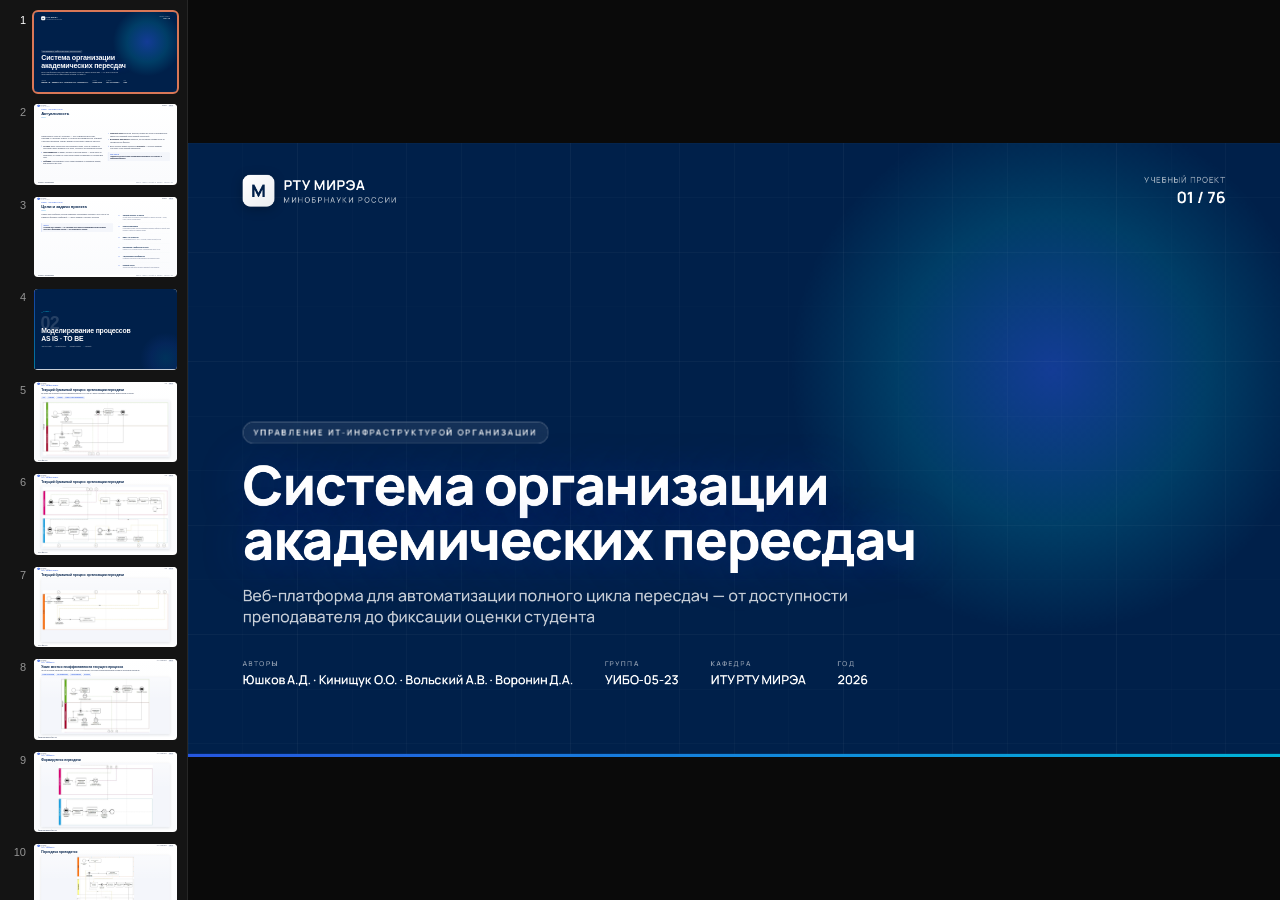
<file: index.html>
﻿<!doctype html>
<html lang="ru">
<head>
  <meta charset="utf-8">
  <title>Система пересдач РТУ МИРЭА — Учебный проект</title>
  <meta name="viewport" content="width=device-width, initial-scale=1">
  <link rel="stylesheet" href="mirea-deck.css">
</head>
<body>
<deck-stage>

<section data-screen-label="01 Титул">
  <div class="cover">
    <div class="cover-bg-grid"></div>
    <div class="cv-bar">
      <div class="brand-mark">М</div>
      <h3>РТУ МИРЭА<small>МИНОБРНАУКИ РОССИИ</small></h3>
    </div>
    <div class="pg-corner">УЧЕБНЫЙ ПРОЕКТ<b>— / —</b></div>

    <div class="cover-body">
      <div class="cover-eyebrow">Управление ИТ-инфраструктурой организации</div>
      <h1 class="cover-title">Система организации академических пересдач</h1>
      <div class="cover-sub">Веб-платформа для автоматизации полного цикла пересдач — от доступности преподавателя до фиксации оценки студента</div>

      <div class="cover-meta">
        <div class="cell"><label>Авторы</label><value>Юшков А.Д. · Кинищук О.О. · Вольский А.В. · Воронин Д.А.</value></div>
        <div class="cell"><label>Группа</label><value>УИБО-05-23</value></div>
        <div class="cell"><label>Кафедра</label><value>ИТУ РТУ МИРЭА</value></div>
        <div class="cell"><label>Год</label><value>2026</value></div>
      </div>
    </div>
  </div>
</section>

<section data-screen-label="02 Актуальность">
  
  <div class="bar">
    <div class="brand"><div class="brand-mark">М</div><div class="brand-text">РТУ МИРЭА<small>СИСТЕМА ПЕРЕСДАЧ</small></div></div>
    <div class="spacer"></div>
    <div class="meta"><span>КОНТЕКСТ</span><span class="pg">— / —</span></div>
  </div>
  <div class="stage">
    <div class="eyebrow">Раздел 1 · Постановка задачи</div>
    <h2 class="title">Актуальность</h2>
    <div class="rule"></div>
    
    <div class="grid-2" style="gap:64px">
      <div>
        <p class="lead">Пересдачи в МИРЭА сегодня — это бумажные допуски, очереди к учебному отделу и устные договорённости. Каждый участник процесса тратит время на волокиту вместо работы.</p>
        <ul class="bullets">
          <li><b>Студент</b> ищет расписание на бумажном стенде, стоит в очереди за допуском в день экзамена и не знает, состоится ли пересдача вообще</li>
          <li><b>Преподаватель</b> не видит, сколько студентов придёт — если никто не записался, он узнаёт об этом только придя на пересдачу и отсидев всю пару</li>
          <li><b>Кафедра</b> согласовывает слоты через переписку и бумажные заявки, всё делается вручную</li>
        </ul>
      </div>
      <div>
        <ul class="bullets">
          <li><b>Учебный отдел</b> печатает допуски, выдаёт их лично и оказывается в эпицентре очередей перед каждой пересдачей</li>
          <li><b>Бумажные документы</b> теряются, согласования срываются из-за человеческого фактора</li>
          <li>Весь процесс можно перевести <b>в онлайн</b> — удобнее каждому участнику и без лишней бюрократии</li>
        </ul>
        <div class="callout" style="margin-top:32px">
          <small>Цель работы</small>
          Перевести полный цикл организации пересдач в РТУ МИРЭА в цифровой формат
        </div>
      </div>
    </div>
  </div>
  <div class="foot"><strong>РТУ МИРЭА · Система пересдач</strong><span class="spacer"></span>Юшков А.Д. · Кинищук О.О. · Вольский А.В. · Воронин Д.А. · УИБО-05-23 · 2026</div>
</section>

<section data-screen-label="03 Цели и задачи">
  
  <div class="bar">
    <div class="brand"><div class="brand-mark">М</div><div class="brand-text">РТУ МИРЭА<small>СИСТЕМА ПЕРЕСДАЧ</small></div></div>
    <div class="spacer"></div>
    <div class="meta"><span>КОНТЕКСТ</span><span class="pg">— / —</span></div>
  </div>
  <div class="stage">
    <div class="eyebrow">Раздел 1 · Постановка задачи</div>
    <h2 class="title">Цели и задачи проекта</h2>
    <div class="rule"></div>
    
    <div class="grid-2" style="grid-template-columns:1.4fr 1fr;gap:72px">
      <div style="display:flex;flex-direction:column;justify-content:flex-start;gap:28px">
        <p class="lead" style="font-size:23px;line-height:1.35">Создать веб-платформу, которая переводит организацию пересдач в РТУ МИРЭА из бумажного формата в цифровой — удобно каждому участнику процесса</p>
        <div class="callout">
          <small>Подход</small>
          Полный цикл онлайн — от указания доступности преподавателя до выдачи допуска и фиксации оценки — без очередей и бумаги
        </div>
      </div>
      <div class="task-list">
        <div class="task-item"><span class="task-n">01</span><div><h4>Личный кабинет студента</h4><p>Онлайн-запись на пересдачу без очередей и бумажных допусков — долги, слоты, статусы в одном месте</p></div></div>
        <div class="task-item"><span class="task-n">02</span><div><h4>Портал персонала</h4><p>Преподаватель видит список записавшихся заранее; кафедра и учебный отдел работают онлайн без бумажных заявок</p></div></div>
        <div class="task-item"><span class="task-n">03</span><div><h4>REST API на NestJS</h4><p>С интеграцией МИРЭА SSO — Keycloak, OpenID Connect, PKCE</p></div></div>
        <div class="task-item"><span class="task-n">04</span><div><h4>Интеграция с инфраструктурой</h4><p>lk.mirea.ru (HTML-парсинг долгов) и расписанием МИРЭА (iCal)</p></div></div>
        <div class="task-item"><span class="task-n">05</span><div><h4>Автопроверка конфликтов</h4><p>Конфликты расписания обнаруживаются при создании слотов</p></div></div>
        <div class="task-item task-item--last"><span class="task-n">06</span><div><h4>Полный аудит</h4><p>Журнал всех действий в системе с привязкой к пользователю</p></div></div>
      </div>
    </div>
  </div>
  <div class="foot"><strong>РТУ МИРЭА · Система пересдач</strong><span class="spacer"></span>Юшков А.Д. · Кинищук О.О. · Вольский А.В. · Воронин Д.А. · УИБО-05-23 · 2026</div>
</section>

<section data-screen-label="04 Моделирование — Раздел">
  <div class="divider">
    <div class="lbl">Раздел 2</div>
    <div class="num">02</div>
    <h2 class="ttl">Моделирование процессов<br>AS IS · TO BE</h2>
    <div class="dot-list"><span>BPMN-нотация</span><span>Текущий процесс</span><span>Целевой процесс</span><span>7 моделей</span></div>
  </div>
</section>

<section data-screen-label="05 AS IS текущий">
  
  <div class="bar">
    <div class="brand"><div class="brand-mark">М</div><div class="brand-text">РТУ МИРЭА<small>СИСТЕМА ПЕРЕСДАЧ</small></div></div>
    <div class="spacer"></div>
    <div class="meta"><span>AS IS</span><span class="pg">— / —</span></div>
  </div>
  <div class="stage" style="padding:48px 96px 28px 96px">
    <div class="eyebrow">AS IS · Текущий процесс</div>
    <h2 class="title sm">Текущий бумажный процесс организации пересдачи</h2>
    <p class="bpmn-lead">За основу взят исходный способ проведения пересдач в РТУ МИРЭА. Видны 4 дорожки участников и десятки шагов на бумаге.</p>
    <div class="bpmn-tags"><span class="tag outline">AS IS</span><span class="tag outline">4 дорожки</span><span class="tag outline">~24 шагов</span><span class="tag outline">бумага и устные договорённости</span></div>
    <div class="bpmn-block">
      <img src="assets/foto1.jpg" alt="Исходный процесс 1" loading="eager" decoding="sync" style="width:100%;height:100%;object-fit:contain">
    </div>
  </div>
  <div class="foot"><strong>AS IS · фото 1 из 3</strong><span class="spacer"></span></div>
</section>

<section data-screen-label="05б AS IS текущий — фото 2">
  <div class="bar">
    <div class="brand"><div class="brand-mark">М</div><div class="brand-text">РТУ МИРЭА<small>СИСТЕМА ПЕРЕСДАЧ</small></div></div>
    <div class="spacer"></div>
    <div class="meta"><span>AS IS</span><span class="pg">— / —</span></div>
  </div>
  <div class="stage" style="padding:48px 96px 28px 96px">
    <div class="eyebrow">AS IS · Текущий процесс</div>
    <h2 class="title sm">Текущий бумажный процесс организации пересдачи</h2>
    <div class="bpmn-block">
      <img src="assets/foto2.jpg" alt="Исходный процесс 2" loading="eager" decoding="sync" style="width:100%;height:100%;object-fit:contain">
    </div>
  </div>
  <div class="foot"><strong>AS IS · фото 2 из 3</strong><span class="spacer"></span></div>
</section>

<section data-screen-label="05в AS IS текущий — фото 3">
  <div class="bar">
    <div class="brand"><div class="brand-mark">М</div><div class="brand-text">РТУ МИРЭА<small>СИСТЕМА ПЕРЕСДАЧ</small></div></div>
    <div class="spacer"></div>
    <div class="meta"><span>AS IS</span><span class="pg">— / —</span></div>
  </div>
  <div class="stage" style="padding:48px 96px 28px 96px">
    <div class="eyebrow">AS IS · Текущий процесс</div>
    <h2 class="title sm">Текущий бумажный процесс организации пересдачи</h2>
    <div class="bpmn-block">
      <img src="assets/foto3.jpg" alt="Исходный процесс 3" loading="eager" decoding="sync" style="width:100%;height:100%;object-fit:contain">
    </div>
  </div>
  <div class="foot"><strong>AS IS · фото 3 из 3</strong><span class="spacer"></span></div>
</section>

<section data-screen-label="06 AS IS проблемы">
  
  <div class="bar">
    <div class="brand"><div class="brand-mark">М</div><div class="brand-text">РТУ МИРЭА<small>СИСТЕМА ПЕРЕСДАЧ</small></div></div>
    <div class="spacer"></div>
    <div class="meta"><span>AS IS · УЗКИЕ МЕСТА</span><span class="pg">— / —</span></div>
  </div>
  <div class="stage" style="padding:48px 96px 28px 96px">
    <div class="eyebrow">AS IS · Узкие места</div>
    <h2 class="title sm">Узкие места и неэффективности текущего процесса</h2>
    <p class="bpmn-lead">На той же модели подсвечены точки потерь: ручные согласования, отсутствие синхронизации между ролями и потерянные документы.</p>
    <div class="bpmn-tags"><span class="tag outline">ручные согласования</span><span class="tag outline">нет синхронизации</span><span class="tag outline">утечка документов</span><span class="tag outline">нет аудита</span></div>
    <div class="bpmn-block">
      <img src="assets/foto4.jpg" alt="Формируются пересдачи 1" loading="eager" decoding="sync" style="width:100%;height:100%;object-fit:contain">
    </div>
  </div>
  <div class="foot"><strong>Формируются пересдачи · фото 1 из 2</strong><span class="spacer"></span></div>
</section>

<section data-screen-label="06б AS IS проблемы — фото 2">
  <div class="bar">
    <div class="brand"><div class="brand-mark">М</div><div class="brand-text">РТУ МИРЭА<small>СИСТЕМА ПЕРЕСДАЧ</small></div></div>
    <div class="spacer"></div>
    <div class="meta"><span>AS IS · УЗКИЕ МЕСТА</span><span class="pg">— / —</span></div>
  </div>
  <div class="stage" style="padding:48px 96px 28px 96px">
    <div class="eyebrow">AS IS · Узкие места</div>
    <h2 class="title sm">Формируются пересдачи</h2>
    <div class="bpmn-block">
      <img src="assets/foto5.jpg" alt="Формируются пересдачи 2" loading="eager" decoding="sync" style="width:100%;height:100%;object-fit:contain">
    </div>
  </div>
  <div class="foot"><strong>Формируются пересдачи · фото 2 из 2</strong><span class="spacer"></span></div>
</section>

<section data-screen-label="06в AS IS проблемы — пересдача проводится">
  <div class="bar">
    <div class="brand"><div class="brand-mark">М</div><div class="brand-text">РТУ МИРЭА<small>СИСТЕМА ПЕРЕСДАЧ</small></div></div>
    <div class="spacer"></div>
    <div class="meta"><span>AS IS · УЗКИЕ МЕСТА</span><span class="pg">— / —</span></div>
  </div>
  <div class="stage" style="padding:48px 96px 28px 96px">
    <div class="eyebrow">AS IS · Узкие места</div>
    <h2 class="title sm">Пересдача проводится</h2>
    <div class="bpmn-block">
      <img src="assets/foto6.jpg" alt="Пересдача проводится" loading="eager" decoding="sync" style="width:100%;height:100%;object-fit:contain">
    </div>
  </div>
  <div class="foot"><strong>Пересдача проводится</strong><span class="spacer"></span></div>
</section>

<section data-screen-label="07 TO BE Создание расписания">
  
  <div class="bar">
    <div class="brand"><div class="brand-mark">М</div><div class="brand-text">РТУ МИРЭА<small>СИСТЕМА ПЕРЕСДАЧ</small></div></div>
    <div class="spacer"></div>
    <div class="meta"><span>TO BE · ШАГ 1</span><span class="pg">— / —</span></div>
  </div>
  <div class="stage" style="padding:48px 96px 28px 96px">
    <div class="eyebrow">TO BE · Целевой процесс</div>
    <h2 class="title sm">Создание и согласование слотов пересдач</h2>
    <p class="bpmn-lead">Целевая модель: преподаватель задаёт доступность → кафедра создаёт черновики → завкафедрой утверждает → учебный отдел публикует. Каждый шаг — действие в системе.</p>
    <div class="bpmn-tags"><span class="tag outline">доступность</span><span class="tag outline">черновик</span><span class="tag outline">утверждение</span><span class="tag outline">публикация</span></div>
    <div class="bpmn-block">
      <img src="assets/image-6-1.jpeg" alt="Создание и согласование слотов пересдач" loading="eager" decoding="sync">
    </div>
  </div>
  <div class="foot"><strong>BPMN · процесс создания расписания</strong><span class="spacer"></span></div>
</section>

<section data-screen-label="08 TO BE Запись — часть 1">
  
  <div class="bar">
    <div class="brand"><div class="brand-mark">М</div><div class="brand-text">РТУ МИРЭА<small>СИСТЕМА ПЕРЕСДАЧ</small></div></div>
    <div class="spacer"></div>
    <div class="meta"><span>TO BE · ШАГ 2.1</span><span class="pg">— / —</span></div>
  </div>
  <div class="stage" style="padding:48px 96px 28px 96px">
    <div class="eyebrow">TO BE · Целевой процесс</div>
    <h2 class="title sm">Запись студента — поиск и выбор слота</h2>
    <p class="bpmn-lead">Студент видит свои долги, открывает доступные слоты по нужной дисциплине и выбирает подходящий по аудитории и времени.</p>
    <div class="bpmn-tags"><span class="tag outline">ЛКС</span><span class="tag outline">выбор слота</span><span class="tag outline">фильтры</span></div>
    <div class="bpmn-block">
      <img src="assets/image-7-1.jpeg" alt="Запись студента — поиск и выбор слота" loading="eager" decoding="sync">
    </div>
  </div>
  <div class="foot"><strong>BPMN · сценарий записи (1/2)</strong><span class="spacer"></span></div>
</section>

<section data-screen-label="09 TO BE Запись — часть 2">
  
  <div class="bar">
    <div class="brand"><div class="brand-mark">М</div><div class="brand-text">РТУ МИРЭА<small>СИСТЕМА ПЕРЕСДАЧ</small></div></div>
    <div class="spacer"></div>
    <div class="meta"><span>TO BE · ШАГ 2.2</span><span class="pg">— / —</span></div>
  </div>
  <div class="stage" style="padding:48px 96px 28px 96px">
    <div class="eyebrow">TO BE · Целевой процесс</div>
    <h2 class="title sm">Запись студента — серверная проверка и подтверждение</h2>
    <p class="bpmn-lead">Сервер проверяет BR-01 (≥ 12 ч), BR-02 (активный долг), BR-04 (свободные места), отсутствие конфликтов в iCal и фиксирует запись с пометкой источника self.</p>
    <div class="bpmn-tags"><span class="tag outline">BR-01 ≥ 12 ч</span><span class="tag outline">BR-02 активный долг</span><span class="tag outline">BR-04 места</span><span class="tag outline">журнал аудита</span></div>
    <div class="bpmn-block">
      <img src="assets/image-7-2.jpeg" alt="Запись студента — серверная проверка и подтверждение" loading="eager" decoding="sync">
    </div>
  </div>
  <div class="foot"><strong>BPMN · сценарий записи (2/2)</strong><span class="spacer"></span></div>
</section>

<section data-screen-label="10 TO BE Проведение — часть 1">
  
  <div class="bar">
    <div class="brand"><div class="brand-mark">М</div><div class="brand-text">РТУ МИРЭА<small>СИСТЕМА ПЕРЕСДАЧ</small></div></div>
    <div class="spacer"></div>
    <div class="meta"><span>TO BE · ШАГ 3.1</span><span class="pg">— / —</span></div>
  </div>
  <div class="stage" style="padding:48px 96px 28px 96px">
    <div class="eyebrow">TO BE · Целевой процесс</div>
    <h2 class="title sm">Проведение пересдачи — подготовка и список</h2>
    <p class="bpmn-lead">В день пересдачи преподаватель открывает список записавшихся студентов и отмечает явку.</p>
    <div class="bpmn-tags"><span class="tag outline">список группы</span><span class="tag outline">явка</span><span class="tag outline">комментарий</span></div>
    <div class="bpmn-block">
      <img src="assets/image-8-1.jpeg" alt="Проведение пересдачи — список и оценка" loading="eager" decoding="sync">
    </div>
  </div>
  <div class="foot"><strong>BPMN · оценка студентов</strong><span class="spacer"></span></div>
</section>

<section data-screen-label="11 TO BE Проведение — часть 2">
  
  <div class="bar">
    <div class="brand"><div class="brand-mark">М</div><div class="brand-text">РТУ МИРЭА<small>СИСТЕМА ПЕРЕСДАЧ</small></div></div>
    <div class="spacer"></div>
    <div class="meta"><span>TO BE · ШАГ 3.2</span><span class="pg">— / —</span></div>
  </div>
  <div class="stage" style="padding:48px 96px 28px 96px">
    <div class="eyebrow">TO BE · Целевой процесс</div>
    <h2 class="title sm">Проведение пересдачи — фиксация результата</h2>
    <p class="bpmn-lead">Результат проходит через сервис: passed=true → долг closed (BR-03); passed=false → долг unresolved (BR-03). Запись получает статус completed, действие пишется в журнал аудита.</p>
    <div class="bpmn-tags"><span class="tag outline">BR-03</span><span class="tag outline">closed / unresolved</span><span class="tag outline">completed</span><span class="tag outline">журнал аудита</span></div>
    <div class="bpmn-block">
      <img src="assets/image-8-2.jpeg" alt="Проведение пересдачи — фиксация результата" loading="eager" decoding="sync">
    </div>
  </div>
  <div class="foot"><strong>BPMN · фиксация результата</strong><span class="spacer"></span></div>
</section>

<section data-screen-label="12 TO BE Результат — часть 1">
  
  <div class="bar">
    <div class="brand"><div class="brand-mark">М</div><div class="brand-text">РТУ МИРЭА<small>СИСТЕМА ПЕРЕСДАЧ</small></div></div>
    <div class="spacer"></div>
    <div class="meta"><span>TO BE · ШАГ 4.1</span><span class="pg">— / —</span></div>
  </div>
  <div class="stage" style="padding:48px 96px 28px 96px">
    <div class="eyebrow">TO BE · Целевой процесс</div>
    <h2 class="title sm">Результат — уведомление студента</h2>
    <p class="bpmn-lead">После фиксации результата система рассылает уведомление студенту и обновляет статус задолженности в его кабинете.</p>
    <div class="bpmn-tags"><span class="tag outline">notifications</span><span class="tag outline">closed/active</span><span class="tag outline">статус долга</span></div>
    <div class="bpmn-block">
      <img src="assets/image-9-1.jpeg" alt="Результат — уведомление студента" loading="eager" decoding="sync">
    </div>
  </div>
  <div class="foot"><strong>BPMN · уведомление студента</strong><span class="spacer"></span></div>
</section>

<section data-screen-label="13 TO BE Результат — часть 2">
  
  <div class="bar">
    <div class="brand"><div class="brand-mark">М</div><div class="brand-text">РТУ МИРЭА<small>СИСТЕМА ПЕРЕСДАЧ</small></div></div>
    <div class="spacer"></div>
    <div class="meta"><span>TO BE · ШАГ 4.2</span><span class="pg">— / —</span></div>
  </div>
  <div class="stage" style="padding:48px 96px 28px 96px">
    <div class="eyebrow">TO BE · Целевой процесс</div>
    <h2 class="title sm">Результат — отчётность и аудит</h2>
    <p class="bpmn-lead">Учебный отдел получает итоговую ведомость по пересдаче, любые действия — в журнале аудита с временной меткой и пользователем.</p>
    <div class="bpmn-tags"><span class="tag outline">ведомость</span><span class="tag outline">аудит</span><span class="tag outline">учебный отдел</span></div>
    <div class="bpmn-block">
      <img src="assets/photo1.jpg" alt="Результат — отчётность и аудит" loading="eager" decoding="sync">
    </div>
  </div>
  <div class="foot"><strong>BPMN · отчёт и аудит</strong><span class="spacer"></span></div>
</section>

<section data-screen-label="14 TO BE Администрирование">
  
  <div class="bar">
    <div class="brand"><div class="brand-mark">М</div><div class="brand-text">РТУ МИРЭА<small>СИСТЕМА ПЕРЕСДАЧ</small></div></div>
    <div class="spacer"></div>
    <div class="meta"><span>TO BE · АДМИНИСТРИРОВАНИЕ</span><span class="pg">— / —</span></div>
  </div>
  <div class="stage" style="padding:48px 96px 28px 96px">
    <div class="eyebrow">TO BE · Целевой процесс</div>
    <h2 class="title sm">Администрирование пользователей и данных</h2>
    <p class="bpmn-lead">Параллельный процесс: администратор управляет пользователями, ролями, долгами и любыми сущностями с полным аудитом изменений.</p>
    <div class="bpmn-tags"><span class="tag outline">администратор</span><span class="tag outline">мягкое удаление</span><span class="tag outline">история</span><span class="tag outline">аудит</span></div>
    <div class="bpmn-block">
      <img src="assets/photo2.jpg" alt="Администрирование пользователей и данных" loading="eager" decoding="sync">
    </div>
  </div>
  <div class="foot"><strong>BPMN · администрирование системы</strong><span class="spacer"></span></div>
</section>

<section data-screen-label="15 TO BE Администрирование — часть 2">

  <div class="bar">
    <div class="brand"><div class="brand-mark">М</div><div class="brand-text">РТУ МИРЭА<small>СИСТЕМА ПЕРЕСДАЧ</small></div></div>
    <div class="spacer"></div>
    <div class="meta"><span>TO BE · АДМИНИСТРИРОВАНИЕ</span><span class="pg">— / —</span></div>
  </div>
  <div class="stage" style="padding:48px 96px 28px 96px">
    <div class="eyebrow">TO BE · Целевой процесс</div>
    <h2 class="title sm">Администрирование — завершение процесса</h2>
    <p class="bpmn-lead">Продолжение: управление долгами, ручная выдача допусков и полный журнал аудита всех административных действий.</p>
    <div class="bpmn-tags"><span class="tag outline">долги</span><span class="tag outline">допуски</span><span class="tag outline">журнал аудита</span><span class="tag outline">администратор</span></div>
    <div class="bpmn-block">
      <img src="assets/photo3.jpg" alt="Администрирование — завершение процесса" loading="eager" decoding="sync">
    </div>
  </div>
  <div class="foot"><strong>BPMN · администрирование (2/2)</strong><span class="spacer"></span></div>
</section>

<section data-screen-label="17 Архитектура — Раздел">
  <div class="divider">
    <div class="lbl">Раздел 3</div>
    <div class="num">03</div>
    <h2 class="ttl">Архитектура<br>и технологический стек</h2>
    <div class="dot-list"><span>NestJS · React · PostgreSQL</span><span>Монолит</span><span>3 приложения</span><span>JWT + RBAC</span></div>
  </div>
</section>

<section data-screen-label="16 Технологический стек">
  
  <div class="bar">
    <div class="brand"><div class="brand-mark">М</div><div class="brand-text">РТУ МИРЭА<small>СИСТЕМА ПЕРЕСДАЧ</small></div></div>
    <div class="spacer"></div>
    <div class="meta"><span>СТЕК</span><span class="pg">— / —</span></div>
  </div>
  <div class="stage">
    <div class="eyebrow">Раздел 3 · Архитектура</div>
    <h2 class="title">Технологический стек</h2>
    <div class="rule"></div>
    
    <div class="kvlist">
      <div class="k">Бэкенд</div><div class="v"><code>NestJS 10</code> · <code>TypeORM</code> · <code>PostgreSQL 17</code></div><div class="k">Фронтенд</div><div class="v"><code>React 18</code> · <code>Vite 5</code> · <code>Tailwind CSS 3</code></div><div class="k">Состояние / Данные</div><div class="v"><code>TanStack Query v5</code> · <code>Zustand</code></div><div class="k">Монолит</div><div class="v"><code>pnpm workspaces</code> + <code>Turborepo</code></div><div class="k">Типизация</div><div class="v"><code>TypeScript 5</code>, общий пакет <code>@mirea/types</code></div><div class="k">UI-компоненты</div><div class="v">Общая библиотека <code>@mirea/ui</code></div><div class="k">Авторизация</div><div class="v"><code>JWT (passport-jwt)</code> + <code>@Roles()</code> + <code>RolesGuard</code></div><div class="k">HTTP-клиент</div><div class="v"><code>Axios</code> + interceptor — JWT, auto-logout при 401</div><div class="k">Интеграции</div><div class="v">Keycloak SSO · Pulse gRPC · lk.mirea.ru · schedule-of.mirea.ru</div>
    </div>
  </div>
  <div class="foot"><strong>РТУ МИРЭА · Система пересдач</strong><span class="spacer"></span>Юшков А.Д. · Кинищук О.О. · Вольский А.В. · Воронин Д.А. · УИБО-05-23 · 2026</div>
</section>

<section data-screen-label="17 Архитектура системы">
  
  <div class="bar">
    <div class="brand"><div class="brand-mark">М</div><div class="brand-text">РТУ МИРЭА<small>СИСТЕМА ПЕРЕСДАЧ</small></div></div>
    <div class="spacer"></div>
    <div class="meta"><span>АРХИТЕКТУРА</span><span class="pg">— / —</span></div>
  </div>
  <div class="stage">
    <div class="eyebrow">Раздел 3 · Архитектура</div>
    <h2 class="title">3 приложения, единый API и интеграции с МИРЭА</h2>
    <div class="rule"></div>
    
    <div class="arch">
      <div class="arch-row">
        <div class="arch-tile">
          <div class="kk">КЛИЕНТ · ПОРТ 3000</div>
          <div class="ll">ЛКС — Студент</div>
          <div class="dd">React 18 + Vite — личный кабинет, запись на пересдачи</div>
        </div>
        <div class="arch-tile">
          <div class="kk">КЛИЕНТ · ПОРТ 3001</div>
          <div class="ll">ЛКП — Персонал</div>
          <div class="dd">React 18 + Vite — портал для 6 ролей RBAC</div>
        </div>
      </div>
      <div class="arch-conn merge"><span>HTTP / REST</span></div>
      <div class="arch-row">
        <div class="arch-tile primary" style="flex:2">
          <div class="kk">API · ПОРТ 4000</div>
          <div class="ll">NestJS — REST API</div>
          <div class="dd">JWT (passport-jwt) + RolesGuard + @Roles() · ValidationPipe · CORS</div>
        </div>
      </div>
      <div class="arch-conn split"><span>Внешние интеграции</span></div>
      <div class="arch-row">
        
          <div class="arch-tile">
            <div class="kk">БД</div>
            <div class="ll">PostgreSQL 17</div>
            <div class="dd">основная БД, TypeORM</div>
          </div>
          <div class="arch-tile">
            <div class="kk">SSO</div>
            <div class="ll">sso.mirea.ru</div>
            <div class="dd">Keycloak · OpenID PKCE</div>
          </div>
          <div class="arch-tile">
            <div class="kk">ЛК</div>
            <div class="ll">lk.mirea.ru</div>
            <div class="dd">Bitrix-сессия · HTML-парсинг</div>
          </div>
          <div class="arch-tile">
            <div class="kk">РАСПИСАНИЕ</div>
            <div class="ll">schedule-of.mirea.ru</div>
            <div class="dd">REST + iCal · конфликты</div>
          </div>
          <div class="arch-tile">
            <div class="kk">PULSE</div>
            <div class="ll">attendance.mirea.ru</div>
            <div class="dd">gRPC · GetMeInfo</div>
          </div>
      </div>
    </div>
  </div>
  <div class="foot"><strong>РТУ МИРЭА · Система пересдач</strong><span class="spacer"></span>Юшков А.Д. · Кинищук О.О. · Вольский А.В. · Воронин Д.А. · УИБО-05-23 · 2026</div>
</section>

<section data-screen-label="18 Монолит">
  
  <div class="bar">
    <div class="brand"><div class="brand-mark">М</div><div class="brand-text">РТУ МИРЭА<small>СИСТЕМА ПЕРЕСДАЧ</small></div></div>
    <div class="spacer"></div>
    <div class="meta"><span>Монолит</span><span class="pg">— / —</span></div>
  </div>
  <div class="stage">
    <div class="eyebrow">Раздел 3 · Архитектура</div>
    <h2 class="title">Монолит — Turborepo + pnpm workspaces</h2>
    <div class="rule"></div>
    
    <div class="grid-2">
      <div>
        <p class="lead" style="font-size:24px">Единый репозиторий: 3 приложения и 3 общих пакета объединены в одно дерево с параллельной сборкой и кэшированием артефактов.</p>
        <div class="callout">
          <small>Один deps-граф · одна команда</small>
          pnpm dev запускает API + LKS + LKP одновременно через Turbo
        </div>
      </div>
      <div>
        <table class="tbl">
          <thead><tr><th>Пакет</th><th>Описание</th></tr></thead>
          <tbody>
            <tr><td class="kk">apps/api</td><td>NestJS backend · порт 4000</td></tr><tr><td class="kk">apps/lks</td><td>React SPA для студентов · порт 3000</td></tr><tr><td class="kk">apps/lkp</td><td>React SPA для персонала · порт 3001</td></tr><tr><td class="kk">packages/types</td><td>TS-интерфейсы: User, Debt, RetakeSlot, Enrollment, Result</td></tr><tr><td class="kk">packages/ui</td><td>UI-компоненты: AppShell, Button, Badge, Modal, SlotCard, Table</td></tr><tr><td class="kk">packages/config</td><td>общие tsconfig.base.json и tailwind.base.ts</td></tr>
          </tbody>
        </table>
      </div>
    </div>
  </div>
  <div class="foot"><strong>РТУ МИРЭА · Система пересдач</strong><span class="spacer"></span>Юшков А.Д. · Кинищук О.О. · Вольский А.В. · Воронин Д.А. · УИБО-05-23 · 2026</div>
</section>

<section data-screen-label="19 ЛКС — Раздел">
  <div class="divider">
    <div class="lbl">Раздел 4</div>
    <div class="num">04</div>
    <h2 class="ttl">Личный кабинет<br>студента — ЛКС</h2>
    <div class="dot-list"><span>SSO · локальный · 2FA</span><span>Долги и пересдачи</span><span>Запись в один клик</span></div>
  </div>
</section>

<section data-screen-label="20 ЛКС возможности">
  
  <div class="bar">
    <div class="brand"><div class="brand-mark">М</div><div class="brand-text">РТУ МИРЭА<small>СИСТЕМА ПЕРЕСДАЧ</small></div></div>
    <div class="spacer"></div>
    <div class="meta"><span>ЛКС · ВОЗМОЖНОСТИ</span><span class="pg">— / —</span></div>
  </div>
  <div class="stage">
    <div class="eyebrow">Раздел 4 · Личный кабинет студента</div>
    <h2 class="title">Что умеет ЛКС</h2>
    <div class="rule"></div>
    
    <div class="grid-2" style="gap:64px">
      <ul class="bullets">
        <li><b>Аутентификация:</b> МИРЭА SSO (Keycloak, PKCE) + локальный вход + 2FA</li>
        <li><b>Долги из внутренней БД</b> с кнопкой «Записаться»</li>
        <li><b>Долги с lk.mirea.ru</b> в реальном времени — HTML-парсинг через SSO-сессию</li>
        <li><b>Запись на пересдачу:</b> выбор слота, проверка мест, подтверждение</li>
        <li><b>Расписание своей группы</b> — автоматически подгружается по группе студента</li>
      </ul>
      <ul class="bullets">
        <li><b>BR-01:</b> самостоятельная запись закрывается за 12 ч до начала; ручная — без ограничений</li>
        <li><b>BR-02:</b> запись только при наличии активной задолженности по дисциплине</li>
        <li><b>BR-03:</b> passed=true → долг <code>closed</code>; passed=false → долг <code>unresolved</code></li>
        <li><b>BR-04:</b> число записавшихся не превышает maxStudents слота</li>
        <li><b>Просмотр своих записей</b> и статуса: <code>записан</code> · <code>завершено</code> · <code>не явился</code></li>
      </ul>
    </div>
    <div class="kpi-row" style="margin-top:48px">
      <div class="kpi"><div class="v">2</div><div class="l">источника<br>задолженностей</div></div>
      <div class="kpi"><div class="v">2</div><div class="l">способа<br>аутентификации</div></div>
      <div class="kpi"><div class="v">12 ч</div><div class="l">минимум до начала<br>(BR-01)</div></div>
      <div class="kpi"><div class="v">авто</div><div class="l">закрытие долга<br>при сдаче</div></div>
    </div>
  </div>
  <div class="foot"><strong>РТУ МИРЭА · Система пересдач</strong><span class="spacer"></span>Юшков А.Д. · Кинищук О.О. · Вольский А.В. · Воронин Д.А. · УИБО-05-23 · 2026</div>
</section>

<section data-screen-label="21 ЛКС Вход — MIREA SSO и 2FA">
  
  <div class="bar">
    <div class="brand"><div class="brand-mark">М</div><div class="brand-text">РТУ МИРЭА<small>СИСТЕМА ПЕРЕСДАЧ</small></div></div>
    <div class="spacer"></div>
    <div class="meta"><span>ЛКС · ВХОД · MIREA SSO</span><span class="pg">— / —</span></div>
  </div>
  <div class="stage" style="padding-bottom:32px">
    <div class="eyebrow">Раздел 4 · ЛКС · Вход</div>
    <h2 class="title sm" style="margin-bottom:18px">MIREA SSO — вход для всех студентов</h2>
    <div class="rule" style="margin-bottom:24px"></div>
    <div class="shot-split shot-dual">
      <div class="shot-dual-stack">
    <div class="browser">
      <div class="bb"><i></i><i></i><i></i><div class="url">lks.mirea.ru/login</div></div>
      <div class="bd contain"><img src="assets/image-15-1.png" alt="Шаг 1 · форма SSO" loading="eager" decoding="sync"></div>
      <div class="shot-cap">Шаг 1 · форма SSO</div>
    </div>
    <div class="browser">
      <div class="bb"><i></i><i></i><i></i><div class="url">sso.mirea.ru/.../auth?2fa</div></div>
      <div class="bd contain"><img src="assets/image-15-2.png" alt="Шаг 2 · 2FA через Keycloak" loading="eager" decoding="sync"></div>
      <div class="shot-cap">Шаг 2 · 2FA через Keycloak</div>
    </div></div>
      
    <div class="shot-side">
      <div class="what">ЕДИНЫЙ ВХОД</div>
      <h3>Один поток — SSO с 2FA</h3>
      <p class="lead">Студент авторизуется институтским логином через sso.mirea.ru. Если в Keycloak включена 2FA — после пароля запрашивается одноразовый код.</p>
      <ul class="bullets"><li><b>OpenID Connect</b> · PKCE без client_secret</li><li><code>code_verifier</code> (64 байта) → <code>code_challenge</code> = SHA-256</li><li><code>POST /auth/mirea/login</code> → <code>/auth/mirea/otp</code> при 2FA</li><li>После входа — <code>gRPC GetMeInfo</code> на attendance.mirea.ru за ФИО</li></ul>
      <div class="stamp"><div class="step-dot">1</div><div>Способ 1 из 2 · Аутентификация</div></div>
    </div>
    </div>
  </div>
  <div class="foot"><strong>Авторизация студента · SSO</strong><span class="spacer"></span>sso.mirea.ru · OpenID PKCE + 2FA</div>
</section>

<section data-screen-label="22 ЛКС Вход — локальный аккаунт">
  
  <div class="bar">
    <div class="brand"><div class="brand-mark">М</div><div class="brand-text">РТУ МИРЭА<small>СИСТЕМА ПЕРЕСДАЧ</small></div></div>
    <div class="spacer"></div>
    <div class="meta"><span>ЛКС · ВХОД · ЛОКАЛЬНО</span><span class="pg">— / —</span></div>
  </div>
  <div class="stage" style="padding-bottom:32px">
    <div class="eyebrow">Раздел 4 · ЛКС · Вход</div>
    <h2 class="title sm" style="margin-bottom:18px">Локальный вход — для тестов и сервиса</h2>
    <div class="rule" style="margin-bottom:24px"></div>
    <div class="shot-split rev">
    <div class="shot-side">
      <div class="what">СПОСОБ 2</div>
      <h3>Email + пароль, отдельно от МИРЭА</h3>
      <p class="lead">Резервный способ для тестовых аккаунтов и служебных пользователей. Не зависит от sso.mirea.ru и работает даже когда SSO недоступен.</p>
      <ul class="bullets"><li>Пароль хранится как <code>bcrypt</code>-хэш</li><li><code>POST /auth/login</code> → тот же JWT, что и SSO</li><li>Тестовые аккаунты: <code>student01..15@mirea.ru</code>, <code>teacher@mirea.ru</code>, <code>admin@mirea.ru</code></li><li>RolesGuard работает одинаково — права не зависят от способа входа</li></ul>
      <div class="stamp"><div class="step-dot">2</div><div>Способ 2 из 2 · Аутентификация</div></div>
    </div>
    <div class="browser">
      <div class="bb"><i></i><i></i><i></i><div class="url">lks.mirea.ru/login?mode=local</div></div>
      <div class="bd contain"><img src="assets/lks-login-local.png" alt="Email + пароль, отдельно от МИРЭА" loading="eager" decoding="sync"></div>
    </div></div>
  </div>
  <div class="foot"><strong>Резервный вход</strong><span class="spacer"></span>bcrypt · service-аккаунты</div>
</section>

<section data-screen-label="23 ЛКС Долги — внутренняя БД">
  
  <div class="bar">
    <div class="brand"><div class="brand-mark">М</div><div class="brand-text">РТУ МИРЭА<small>СИСТЕМА ПЕРЕСДАЧ</small></div></div>
    <div class="spacer"></div>
    <div class="meta"><span>ЛКС · ЗАДОЛЖЕННОСТИ</span><span class="pg">— / —</span></div>
  </div>
  <div class="stage" style="padding-bottom:32px">
    <div class="eyebrow">Раздел 4 · ЛКС · Долги</div>
    <h2 class="title sm" style="margin-bottom:18px">Долги из внутренней базы</h2>
    <div class="rule" style="margin-bottom:24px"></div>
    <div class="shot-split">
    <div class="browser">
      <div class="bb"><i></i><i></i><i></i><div class="url">lks.mirea.ru/debts</div></div>
      <div class="bd contain"><img src="assets/image-16-1.png" alt="Авторитетные долги из БД системы" loading="eager" decoding="sync"></div>
    </div>
    <div class="shot-side">
      <div class="what">ИСТОЧНИК 1</div>
      <h3>Авторитетные долги из БД системы</h3>
      <p class="lead">Записи Debt создаются учебным отделом и администратором. Кнопка «Записаться» сразу ведёт на ближайшие доступные слоты.</p>
      <ul class="bullets"><li>Цветные статусы: <code>active</code> · <code>closed</code> · <code>unresolved</code></li><li>BR-03: passed=true → closed; passed=false → unresolved</li></ul>
      <div class="stamp"><div class="step-dot">1</div><div>Источник 1 из 2</div></div>
    </div></div>
  </div>
  <div class="foot"><strong>Источник 1</strong><span class="spacer"></span>таблица Debt в PostgreSQL</div>
</section>

<section data-screen-label="24 ЛКС Долги — lk.mirea.ru">
  
  <div class="bar">
    <div class="brand"><div class="brand-mark">М</div><div class="brand-text">РТУ МИРЭА<small>СИСТЕМА ПЕРЕСДАЧ</small></div></div>
    <div class="spacer"></div>
    <div class="meta"><span>ЛКС · ЗАДОЛЖЕННОСТИ</span><span class="pg">— / —</span></div>
  </div>
  <div class="stage" style="padding-bottom:32px">
    <div class="eyebrow">Раздел 4 · ЛКС · Долги</div>
    <h2 class="title sm" style="margin-bottom:18px">Долги с lk.mirea.ru — live</h2>
    <div class="rule" style="margin-bottom:24px"></div>
    <div class="shot-split rev">
    <div class="shot-side">
      <div class="what">ИСТОЧНИК 2</div>
      <h3>Парсинг живых данных с lk.mirea.ru</h3>
      <p class="lead">Параллельно сервер открывает SSO-сессию в Bitrix-ЛК, проходит 7-шаговый редирект и парсит HTML-таблицу долгов.</p>
      <ul class="bullets"><li>Эмуляция браузерной сессии · <code>SimpleCookieJar</code></li><li>Маршрут редиректов: SSO → ЛК → selectStudentProfile</li><li>Каждый запрос — свежий HTTP-запрос к lk.mirea.ru</li></ul>
      <div class="stamp"><div class="step-dot">2</div><div>Источник 2 из 2</div></div>
    </div>
    <div class="browser">
      <div class="bb"><i></i><i></i><i></i><div class="url">lks.mirea.ru/debts?source=lk.mirea.ru</div></div>
      <div class="bd contain"><img src="assets/image-16-2.png" alt="Парсинг живых данных с lk.mirea.ru" loading="eager" decoding="sync"></div>
    </div></div>
  </div>
  <div class="foot"><strong>Источник 2</strong><span class="spacer"></span>lk.mirea.ru · HTML-парсинг</div>
</section>

<section data-screen-label="25 ЛКС Поиск расписания — по группе">
  
  <div class="bar">
    <div class="brand"><div class="brand-mark">М</div><div class="brand-text">РТУ МИРЭА<small>СИСТЕМА ПЕРЕСДАЧ</small></div></div>
    <div class="spacer"></div>
    <div class="meta"><span>ЛКС · РАСПИСАНИЕ</span><span class="pg">— / —</span></div>
  </div>
  <div class="stage" style="padding-bottom:32px">
    <div class="eyebrow">Раздел 4 · ЛКС · Расписание МИРЭА</div>
    <h2 class="title sm" style="margin-bottom:18px">Поиск расписания по группе</h2>
    <div class="rule" style="margin-bottom:24px"></div>
    <div class="shot-split">
    <div class="browser">
      <div class="bb"><i></i><i></i><i></i><div class="url">lks.mirea.ru/schedule?type=group</div></div>
      <div class="bd contain"><img src="assets/image-17-1.png" alt="Расписание тянем по API из МИРЭА" loading="eager" decoding="sync"></div>
    </div>
    <div class="shot-side">
      <div class="what">ИСТОЧНИК ДАННЫХ</div>
      <h3>Расписание тянем по API из МИРЭА</h3>
      <p class="lead">Студент ищет свою группу — выпадает список найденных по подстроке. Данные приходят с <code>schedule-of.mirea.ru</code>, кэшируются на 24 часа.</p>
      <ul class="bullets"><li><code>GET /api/mirea-schedule/search?q=УИБО</code></li><li>Синхронизация раз в 24 ч (<code>MIREA_SCHEDULE_SYNC_INTERVAL_HOURS</code>)</li><li>Поиск охватывает группы, преподавателей и аудитории</li><li>Хранение в <code>MireaScheduleItem</code> с <code>iCalLink</code></li></ul>
      <div class="stamp"><div class="step-dot">1</div><div>Поиск по группе</div></div>
    </div></div>
  </div>
  <div class="foot"><strong>Поиск расписания</strong><span class="spacer"></span>schedule-of.mirea.ru · iCal · 24 ч кэш</div>
</section>

<section data-screen-label="26 ЛКС Поиск расписания — преподаватели и аудитории">
  
  <div class="bar">
    <div class="brand"><div class="brand-mark">М</div><div class="brand-text">РТУ МИРЭА<small>СИСТЕМА ПЕРЕСДАЧ</small></div></div>
    <div class="spacer"></div>
    <div class="meta"><span>ЛКС · РАСПИСАНИЕ</span><span class="pg">— / —</span></div>
  </div>
  <div class="stage" style="padding-bottom:32px">
    <div class="eyebrow">Раздел 4 · ЛКС · Расписание МИРЭА</div>
    <h2 class="title sm" style="margin-bottom:18px">Расписание своей группы — автоматически</h2>
    <div class="rule" style="margin-bottom:24px"></div>
    <div class="shot-split rev">
    <div class="shot-side">
      <div class="what">РАСПИСАНИЕ</div>
      <h3>Группа загружается без поиска</h3>
      <p class="lead">Страница <code>/schedule</code> автоматически запрашивает <code>GET /mirea-schedule/group/my/planning</code> и показывает недельное расписание группы студента. Поиск по другим группам доступен только если группа не привязана.</p>
      <ul class="bullets"><li>Автоопределение группы по профилю пользователя</li><li>Недельный календарь — май 2026</li><li>Обычные пары и слоты пересдач в одном виде</li></ul>
      <div class="stamp"><div class="step-dot">2</div><div>Расписание группы</div></div>
    </div>
    <div class="browser">
      <div class="bb"><i></i><i></i><i></i><div class="url">lks.mirea.ru/schedule</div></div>
      <div class="bd contain"><img src="assets/image-17-2.png" alt="Расписание группы студента" loading="eager" decoding="sync"></div>
    </div></div>
  </div>
  <div class="foot"><strong>Расписание своей группы</strong><span class="spacer"></span>/mirea-schedule/group/my/planning</div>
</section>

<section data-screen-label="27 ЛКС Запись — выбор слота">
  
  <div class="bar">
    <div class="brand"><div class="brand-mark">М</div><div class="brand-text">РТУ МИРЭА<small>СИСТЕМА ПЕРЕСДАЧ</small></div></div>
    <div class="spacer"></div>
    <div class="meta"><span>ЛКС · ЗАПИСЬ</span><span class="pg">— / —</span></div>
  </div>
  <div class="stage" style="padding-bottom:32px">
    <div class="eyebrow">Раздел 4 · ЛКС · Запись на пересдачу</div>
    <h2 class="title sm" style="margin-bottom:18px">Шаг 1 · Выбор слота</h2>
    <div class="rule" style="margin-bottom:24px"></div>
    <div class="shot-split">
    <div class="browser">
      <div class="bb"><i></i><i></i><i></i><div class="url">lks.mirea.ru/retakes/enroll?step=1</div></div>
      <div class="bd contain"><img src="assets/image-18-1.png" alt="Студент выбирает удобный слот" loading="eager" decoding="sync"></div>
    </div>
    <div class="shot-side">
      <div class="what">ШАГ 1</div>
      <h3>Студент выбирает удобный слот</h3>
      <p class="lead">Из списка доступных слотов студент кликает «Записаться» — открывается модальное окно подтверждения.</p>
      <ul class="bullets"><li>Свободные слоты подсвечены синим</li><li>Полные — серым, недоступным</li><li>Видно количество мест: 12/20</li></ul>
      <div class="stamp"><div class="step-dot">1</div><div>Шаг 1 из 3</div></div>
    </div></div>
  </div>
  <div class="foot"><strong>Запись · шаг 1</strong><span class="spacer"></span>выбор слота</div>
</section>

<section data-screen-label="28 ЛКС Запись — подтверждение">
  
  <div class="bar">
    <div class="brand"><div class="brand-mark">М</div><div class="brand-text">РТУ МИРЭА<small>СИСТЕМА ПЕРЕСДАЧ</small></div></div>
    <div class="spacer"></div>
    <div class="meta"><span>ЛКС · ЗАПИСЬ</span><span class="pg">— / —</span></div>
  </div>
  <div class="stage" style="padding-bottom:32px">
    <div class="eyebrow">Раздел 4 · ЛКС · Запись на пересдачу</div>
    <h2 class="title sm" style="margin-bottom:18px">Шаг 2 · Подтверждение</h2>
    <div class="rule" style="margin-bottom:24px"></div>
    <div class="shot-split rev">
    <div class="shot-side">
      <div class="what">ШАГ 2</div>
      <h3>Серверная проверка и подтверждение</h3>
      <p class="lead">Перед записью сервер проверяет BR-01 (≥ 12 ч), BR-02 (активный долг по дисциплине), BR-04 (наличие мест) и отсутствие дубликатов.</p>
      <ul class="bullets"><li><code>POST /enrollments</code> · идемпотентно</li><li>422 Unprocessable, если правила нарушены</li><li>Транзакция в одном запросе</li></ul>
      <div class="stamp"><div class="step-dot">2</div><div>Шаг 2 из 3</div></div>
    </div>
    <div class="browser">
      <div class="bb"><i></i><i></i><i></i><div class="url">lks.mirea.ru/retakes/enroll?step=2</div></div>
      <div class="bd contain"><img src="assets/image-18-2.png" alt="Серверная проверка и подтверждение" loading="eager" decoding="sync"></div>
    </div></div>
  </div>
  <div class="foot"><strong>Запись · шаг 2</strong><span class="spacer"></span>проверка BR-01</div>
</section>

<section data-screen-label="29 ЛКС Запись — повторная запись запрещена">
  
  <div class="bar">
    <div class="brand"><div class="brand-mark">М</div><div class="brand-text">РТУ МИРЭА<small>СИСТЕМА ПЕРЕСДАЧ</small></div></div>
    <div class="spacer"></div>
    <div class="meta"><span>ЛКС · ЗАПИСЬ</span><span class="pg">— / —</span></div>
  </div>
  <div class="stage" style="padding-bottom:32px">
    <div class="eyebrow">Раздел 4 · ЛКС · Запись на пересдачу</div>
    <h2 class="title sm" style="margin-bottom:18px">Шаг 3 · Повторная запись запрещена</h2>
    <div class="rule" style="margin-bottom:24px"></div>
    <div class="shot-split">
    <div class="browser">
      <div class="bb"><i></i><i></i><i></i><div class="url">lks.mirea.ru/retakes/enroll?step=3</div></div>
      <div class="bd contain"><img src="assets/image-18-3.png" alt="Нельзя записаться дважды на ту же пересдачу" loading="eager" decoding="sync"></div>
    </div>
    <div class="shot-side">
      <div class="what">ALREADY_ENROLLED</div>
      <h3>Нельзя записаться дважды на ту же пересдачу</h3>
      <p class="lead">Внизу карточки — статусная подпись «Вы уже записаны на пересдачу». Сервер вернёт ошибку <code>ALREADY_ENROLLED</code>, кнопка «Записаться» неактивна.</p>
      <ul class="bullets"><li>Проверка <code>EnrollmentsService.enroll()</code></li><li>Коды ошибок: <code>NO_DEBT · ALREADY_ENROLLED · SLOT_FULL · TOO_LATE · NO_RIGHT</code></li><li>Защита от дублей даже при двойном клике</li><li>AuditLog не пишется — действие отклонено до создания записи</li></ul>
      <div class="stamp"><div class="step-dot">3</div><div>Шаг 3 из 3 · Защита от дублей</div></div>
    </div></div>
  </div>
  <div class="foot"><strong>Идемпотентность записи</strong><span class="spacer"></span>EnrollmentError.reason = ALREADY_ENROLLED</div>
</section>

<section data-screen-label="30 ЛКС Мои пересдачи">
  
  <div class="bar">
    <div class="brand"><div class="brand-mark">М</div><div class="brand-text">РТУ МИРЭА<small>СИСТЕМА ПЕРЕСДАЧ</small></div></div>
    <div class="spacer"></div>
    <div class="meta"><span>ЛКС · МОИ ПЕРЕСДАЧИ</span><span class="pg">— / —</span></div>
  </div>
  <div class="stage" style="padding-bottom:32px">
    <div class="eyebrow">Раздел 4 · ЛКС · Мои пересдачи</div>
    <h2 class="title sm" style="margin-bottom:18px">Хронология всех записей</h2>
    <div class="rule" style="margin-bottom:24px"></div>
    <div class="shot-split">
    <div class="browser">
      <div class="bb"><i></i><i></i><i></i><div class="url">lks.mirea.ru/learning/retakes</div></div>
      <div class="bd contain"><img src="assets/image-19-1.png" alt="Все мои пересдачи и их статусы" loading="eager" decoding="sync"></div>
    </div>
    <div class="shot-side">
      <div class="what">ИСТОРИЯ</div>
      <h3>Все мои пересдачи и их статусы</h3>
      <p class="lead">Простая таблица: дисциплина, дата, статус. Цветовой раскраски нет — статусы текстовые, читаемые с первого взгляда.</p>
      <ul class="bullets"><li><code>записан</code> · ждём пересдачу</li><li><code>завершено</code> · оценка получена</li><li><code>не явился</code> · фиксируется в аудите</li><li>Источник: <code>GET /api/enrollments/my</code></li></ul>
      <div class="stamp"><div class="step-dot">Σ</div><div>3 возможных статуса</div></div>
    </div></div>
  </div>
  <div class="foot"><strong>История записей</strong><span class="spacer"></span>/api/enrollments/my</div>
</section>

<section data-screen-label="ЛКП — Раздел">
  <div class="divider">
    <div class="lbl">Раздел 5</div>
    <div class="num">05</div>
    <h2 class="ttl">Портал персонала<br>ЛКП — 6 ролей RBAC</h2>
    <div class="dot-list"><span>Преподаватель</span><span>Кафедра</span><span>Учебный отдел</span><span>Администратор</span></div>
  </div>
</section>

<section data-screen-label="ЛКП — 6 ролей">
  
  <div class="bar">
    <div class="brand"><div class="brand-mark">М</div><div class="brand-text">РТУ МИРЭА<small>СИСТЕМА ПЕРЕСДАЧ</small></div></div>
    <div class="spacer"></div>
    <div class="meta"><span>ЛКП · 6 РОЛЕЙ</span><span class="pg">— / —</span></div>
  </div>
  <div class="stage">
    <div class="eyebrow">Раздел 5 · Портал персонала</div>
    <h2 class="title">6 ролей RBAC — кто и что делает</h2>
    <div class="rule"></div>
    
    <table class="tbl">
      <thead><tr><th style="width:18%">Роль</th><th style="width:22%">Кто</th><th>Основные права</th></tr></thead>
      <tbody>
        <tr><td class="role">student</td><td>Студент</td><td>Просмотр долгов, запись на пересдачи, контроль результатов</td></tr><tr><td class="role">teacher</td><td>Преподаватель</td><td>Указание доступности, список своих слотов, выставление оценок</td></tr><tr><td class="role">dept_worker</td><td>Работник кафедры</td><td>Создание и редактирование черновиков слотов</td></tr><tr><td class="role">dept_head</td><td>Заведующий кафедрой</td><td>Все права dept_worker + утверждение / отклонение черновиков</td></tr><tr><td class="role">academic_office</td><td>Учебный отдел</td><td>Публикация слотов, ручные зачисления студентов, аудит</td></tr><tr><td class="role">admin</td><td>Администратор</td><td>Полный доступ: управление пользователями + все права</td></tr>
      </tbody>
    </table>
  </div>
  <div class="foot"><strong>Ролевая модель</strong><span class="spacer"></span>RBAC · @Roles() + RolesGuard</div>
</section>

<section data-screen-label="ЛКП Преподаватель — доступность (список)">
  
  <div class="bar">
    <div class="brand"><div class="brand-mark">М</div><div class="brand-text">РТУ МИРЭА<small>СИСТЕМА ПЕРЕСДАЧ</small></div></div>
    <div class="spacer"></div>
    <div class="meta"><span>ЛКП · ПРЕПОДАВАТЕЛЬ</span><span class="pg">— / —</span></div>
  </div>
  <div class="stage" style="padding-bottom:32px">
    <div class="eyebrow">Раздел 5 · ЛКП · преподаватель</div>
    <h2 class="title sm" style="margin-bottom:18px">Доступность — список интервалов</h2>
    <div class="rule" style="margin-bottom:24px"></div>
    <div class="shot-split">
    <div class="browser">
      <div class="bb"><i></i><i></i><i></i><div class="url">lkp.mirea.ru/teacher/availability</div></div>
      <div class="bd contain"><img src="assets/image-21-1.png" alt="Преподаватель отмечает свободное время" loading="eager" decoding="sync"></div>
    </div>
    <div class="shot-side">
      <div class="what">ШАГ 0 · ВХОД В ЦИКЛ</div>
      <h3>Преподаватель отмечает свободное время</h3>
      <p class="lead">Это стартовая точка процесса. Без указания доступности кафедра не сможет создать черновик слота.</p>
      <ul class="bullets"><li>Список добавленных интервалов доступности</li><li>Дата, время начала и конца каждого интервала</li><li>Кнопка добавить новый интервал</li></ul>
      <div class="stamp"><div class="step-dot">1</div><div>Доступность · просмотр</div></div>
    </div></div>
  </div>
  <div class="foot"><strong>Доступность преподавателя</strong><span class="spacer"></span>старт цикла пересдачи</div>
</section>

<section data-screen-label="ЛКП Преподаватель — доступность (редактирование)">
  
  <div class="bar">
    <div class="brand"><div class="brand-mark">М</div><div class="brand-text">РТУ МИРЭА<small>СИСТЕМА ПЕРЕСДАЧ</small></div></div>
    <div class="spacer"></div>
    <div class="meta"><span>ЛКП · ПРЕПОДАВАТЕЛЬ</span><span class="pg">— / —</span></div>
  </div>
  <div class="stage" style="padding-bottom:32px">
    <div class="eyebrow">Раздел 5 · ЛКП · преподаватель</div>
    <h2 class="title sm" style="margin-bottom:18px">Доступность — форма интервала</h2>
    <div class="rule" style="margin-bottom:24px"></div>
    <div class="shot-split rev">
    <div class="shot-side">
      <div class="what">РЕДАКТИРОВАНИЕ</div>
      <h3>Форма интервала с проверкой конфликтов</h3>
      <p class="lead">При сохранении сервер сверяет интервал с iCal-фидом расписания преподавателя и предупреждает о пересечениях.</p>
      <ul class="bullets"><li>Сравнение с <code>VEVENT</code> из расписания</li><li>Запрет интервалов внутри занятий</li><li>Сохранение в TeacherAvailability</li></ul>
      <div class="stamp"><div class="step-dot">2</div><div>Доступность · редактирование</div></div>
    </div>
    <div class="browser">
      <div class="bb"><i></i><i></i><i></i><div class="url">lkp.mirea.ru/teacher/availability/edit</div></div>
      <div class="bd contain"><img src="assets/image-21-2.png" alt="Форма интервала с проверкой конфликтов" loading="eager" decoding="sync"></div>
    </div></div>
  </div>
  <div class="foot"><strong>Форма интервала</strong><span class="spacer"></span>iCal · конфликты VEVENT</div>
</section>

<section data-screen-label="ЛКП Преподаватель — расписание">
  
  <div class="bar">
    <div class="brand"><div class="brand-mark">М</div><div class="brand-text">РТУ МИРЭА<small>СИСТЕМА ПЕРЕСДАЧ</small></div></div>
    <div class="spacer"></div>
    <div class="meta"><span>ЛКП · ПРЕПОДАВАТЕЛЬ</span><span class="pg">— / —</span></div>
  </div>
  <div class="stage" style="padding-bottom:32px">
    <div class="eyebrow">Раздел 5 · ЛКП · преподаватель</div>
    <h2 class="title sm" style="margin-bottom:18px">Расписание — занятия</h2>
    <div class="rule" style="margin-bottom:24px"></div>
    <div class="shot-split">
    <div class="browser">
      <div class="bb"><i></i><i></i><i></i><div class="url">lkp.mirea.ru/teacher/schedule</div></div>
      <div class="bd contain"><img src="assets/image-22-1.png" alt="Сначала — обычные пары" loading="eager" decoding="sync"></div>
    </div>
    <div class="shot-side">
      <div class="what">РАСПИСАНИЕ</div>
      <h3>Сначала — обычные пары</h3>
      <p class="lead">Привычная сетка из расписания МИРЭА — синхронизируется с schedule-of.mirea.ru каждые 24 часа.</p>
      <ul class="bullets"><li>Календарь на месяц с навигацией</li><li>Цветовая шкала загрузки дня</li><li>Импорт iCal-фида</li></ul>
      <div class="stamp"><div class="step-dot">1</div><div>Обычные занятия</div></div>
    </div></div>
  </div>
  <div class="foot"><strong>Расписание</strong><span class="spacer"></span>iCal · 24 ч TTL кэша</div>
</section>

<section data-screen-label="ЛКП Преподаватель — расписание со слотами">
  
  <div class="bar">
    <div class="brand"><div class="brand-mark">М</div><div class="brand-text">РТУ МИРЭА<small>СИСТЕМА ПЕРЕСДАЧ</small></div></div>
    <div class="spacer"></div>
    <div class="meta"><span>ЛКП · ПРЕПОДАВАТЕЛЬ</span><span class="pg">— / —</span></div>
  </div>
  <div class="stage" style="padding-bottom:32px">
    <div class="eyebrow">Раздел 5 · ЛКП · преподаватель</div>
    <h2 class="title sm" style="margin-bottom:18px">Расписание со слотами пересдач</h2>
    <div class="rule" style="margin-bottom:24px"></div>
    <div class="shot-split rev">
    <div class="shot-side">
      <div class="what">ПЕРЕСДАЧИ</div>
      <h3>Те же даты, плюс свои пересдачи</h3>
      <p class="lead">Слоты пересдач отображаются поверх обычных пар отдельным блоком — преподаватель сразу видит всю загруженность в одном виде.</p>
      <ul class="bullets"><li>Свои слоты выделены отдельным цветом</li><li>Видны дисциплина, аудитория и статус слота</li><li>Переход к деталям слота по клику</li></ul>
      <div class="stamp"><div class="step-dot">2</div><div>Расписание + пересдачи</div></div>
    </div>
    <div class="browser">
      <div class="bb"><i></i><i></i><i></i><div class="url">lkp.mirea.ru/teacher/schedule?view=retakes</div></div>
      <div class="bd contain"><img src="assets/image-22-2.png" alt="Те же даты, плюс свои пересдачи" loading="eager" decoding="sync"></div>
    </div></div>
  </div>
  <div class="foot"><strong>Слоты в расписании</strong><span class="spacer"></span>view=retakes</div>
</section>

<section data-screen-label="ЛКП Преподаватель — список пересдач">
  
  <div class="bar">
    <div class="brand"><div class="brand-mark">М</div><div class="brand-text">РТУ МИРЭА<small>СИСТЕМА ПЕРЕСДАЧ</small></div></div>
    <div class="spacer"></div>
    <div class="meta"><span>ЛКП · ПРЕПОДАВАТЕЛЬ</span><span class="pg">— / —</span></div>
  </div>
  <div class="stage" style="padding-bottom:32px">
    <div class="eyebrow">Раздел 5 · ЛКП · преподаватель</div>
    <h2 class="title sm" style="margin-bottom:18px">Список ближайших пересдач</h2>
    <div class="rule" style="margin-bottom:24px"></div>
    <div class="shot-split">
    <div class="browser">
      <div class="bb"><i></i><i></i><i></i><div class="url">lkp.mirea.ru/teacher/retakes</div></div>
      <div class="bd contain"><img src="assets/image-23-1.png" alt="Все мои пересдачи в одном экране" loading="eager" decoding="sync"></div>
    </div>
    <div class="shot-side">
      <div class="what">СПИСОК</div>
      <h3>Все мои пересдачи в одном экране</h3>
      <p class="lead">Все слоты преподавателя в одном списке: дисциплина, дата, аудитория и текущий статус. Видно что запланировано, что уже прошло и что ещё ждёт.</p>
      <ul class="bullets"><li>Статусы: <code>провести</code> · <code>завершено</code></li><li>Дата, дисциплина, аудитория по каждому слоту</li><li>Переход к оцениванию из карточки слота</li></ul>
      <div class="stamp"><div class="step-dot">★</div><div>Дашборд преподавателя</div></div>
    </div></div>
  </div>
  <div class="foot"><strong>Список пересдач преподавателя</strong><span class="spacer"></span>все статусы слотов</div>
</section>

<section data-screen-label="ЛКП Преподаватель — проведение, шаг 1">
  
  <div class="bar">
    <div class="brand"><div class="brand-mark">М</div><div class="brand-text">РТУ МИРЭА<small>СИСТЕМА ПЕРЕСДАЧ</small></div></div>
    <div class="spacer"></div>
    <div class="meta"><span>ЛКП · ПРЕПОДАВАТЕЛЬ</span><span class="pg">— / —</span></div>
  </div>
  <div class="stage" style="padding-bottom:32px">
    <div class="eyebrow">Раздел 5 · ЛКП · преподаватель</div>
    <h2 class="title sm" style="margin-bottom:18px">Проведение · шаг 1 — открыть слот</h2>
    <div class="rule" style="margin-bottom:24px"></div>
    <div class="shot-split">
    <div class="browser">
      <div class="bb"><i></i><i></i><i></i><div class="url">lkp.mirea.ru/teacher/retakes/#42/run</div></div>
      <div class="bd contain"><img src="assets/image-24-1.png" alt="Открыть слот в день пересдачи" loading="eager" decoding="sync"></div>
    </div>
    <div class="shot-side">
      <div class="what">ШАГ 1</div>
      <h3>Открыть слот в день пересдачи</h3>
      <p class="lead">В карточке — список записавшихся студентов, аудитория и время. Если студент не явился, его отмечают «Не явился».</p>
      <ul class="bullets"><li>Список студентов с группой и дисциплиной</li><li>Отметка явки по каждому</li><li>Кнопка «Зафиксировать»</li></ul>
      <div class="stamp"><div class="step-dot">1</div><div>Шаг 1 из 3</div></div>
    </div></div>
  </div>
  <div class="foot"><strong>Проведение · шаг 1</strong><span class="spacer"></span>открытие слота</div>
</section>

<section data-screen-label="ЛКП Преподаватель — проведение, шаг 2">
  
  <div class="bar">
    <div class="brand"><div class="brand-mark">М</div><div class="brand-text">РТУ МИРЭА<small>СИСТЕМА ПЕРЕСДАЧ</small></div></div>
    <div class="spacer"></div>
    <div class="meta"><span>ЛКП · ПРЕПОДАВАТЕЛЬ</span><span class="pg">— / —</span></div>
  </div>
  <div class="stage" style="padding-bottom:32px">
    <div class="eyebrow">Раздел 5 · ЛКП · преподаватель</div>
    <h2 class="title sm" style="margin-bottom:18px">Проведение · шаг 2 — оценка</h2>
    <div class="rule" style="margin-bottom:24px"></div>
    <div class="shot-split rev">
    <div class="shot-side">
      <div class="what">ШАГ 2</div>
      <h3>Оценка и фиксация явки</h3>
      <p class="lead">Преподаватель выставляет оценку 2–5 и отмечает явку по каждому студенту.</p>
      <ul class="bullets"><li>Оценка 2–5 или «Не явился»</li><li>Чекбокс passed — закрывает долг при BR-03</li><li><code>POST /results</code> на каждого студента</li></ul>
      <div class="stamp"><div class="step-dot">2</div><div>Шаг 2 из 3</div></div>
    </div>
    <div class="browser">
      <div class="bb"><i></i><i></i><i></i><div class="url">lkp.mirea.ru/teacher/retakes/#42/grade</div></div>
      <div class="bd contain"><img src="assets/image-24-2.png" alt="Оценка и фиксация явки" loading="eager" decoding="sync"></div>
    </div></div>
  </div>
  <div class="foot"><strong>Проведение · шаг 2</strong><span class="spacer"></span>оценивание</div>
</section>

<section data-screen-label="ЛКП Преподаватель — проведение, шаг 3">
  
  <div class="bar">
    <div class="brand"><div class="brand-mark">М</div><div class="brand-text">РТУ МИРЭА<small>СИСТЕМА ПЕРЕСДАЧ</small></div></div>
    <div class="spacer"></div>
    <div class="meta"><span>ЛКП · ПРЕПОДАВАТЕЛЬ</span><span class="pg">— / —</span></div>
  </div>
  <div class="stage" style="padding-bottom:32px">
    <div class="eyebrow">Раздел 5 · ЛКП · преподаватель</div>
    <h2 class="title sm" style="margin-bottom:18px">Проведение · шаг 3 — фиксация</h2>
    <div class="rule" style="margin-bottom:24px"></div>
    <div class="shot-split">
    <div class="browser">
      <div class="bb"><i></i><i></i><i></i><div class="url">lkp.mirea.ru/teacher/retakes/#42/done</div></div>
      <div class="bd contain"><img src="assets/image-24-3.png" alt="Зафиксировать результат" loading="eager" decoding="sync"></div>
    </div>
    <div class="shot-side">
      <div class="what">ШАГ 3</div>
      <h3>Зафиксировать результат</h3>
      <p class="lead">По кнопке «Зафиксировать»: при passed = true долг автоматически закрывается (BR-03), запись становится <code>completed</code>, всё пишется в аудит.</p>
      <ul class="bullets"><li>BR-03 — авто-закрытие долга</li><li>Статус enrollment → <code>completed</code></li><li>AuditLog action = RECORD_RESULT</li></ul>
      <div class="stamp"><div class="step-dot">3</div><div>Шаг 3 из 3</div></div>
    </div></div>
  </div>
  <div class="foot"><strong>Проведение · шаг 3</strong><span class="spacer"></span>BR-03 · автозакрытие</div>
</section>

<section data-screen-label="ЛКП Кафедра — черновики, список">
  
  <div class="bar">
    <div class="brand"><div class="brand-mark">М</div><div class="brand-text">РТУ МИРЭА<small>СИСТЕМА ПЕРЕСДАЧ</small></div></div>
    <div class="spacer"></div>
    <div class="meta"><span>ЛКП · СОТР. КАФЕДРЫ</span><span class="pg">— / —</span></div>
  </div>
  <div class="stage" style="padding-bottom:32px">
    <div class="eyebrow">Раздел 5 · ЛКП · сотр. кафедры</div>
    <h2 class="title sm" style="margin-bottom:18px">Черновики слотов — список</h2>
    <div class="rule" style="margin-bottom:24px"></div>
    <div class="shot-split">
    <div class="browser">
      <div class="bb"><i></i><i></i><i></i><div class="url">lkp.mirea.ru/dept/drafts</div></div>
      <div class="bd contain"><img src="assets/image-25-1.png" alt="Сотрудник кафедры ведёт черновики" loading="eager" decoding="sync"></div>
    </div>
    <div class="shot-side">
      <div class="what">ШАГ 1</div>
      <h3>Сотрудник кафедры ведёт черновики</h3>
      <p class="lead">Используются доступности преподавателей: для каждой дисциплины собираются группы и создаются слоты-черновики.</p>
      <ul class="bullets"><li>Фильтр по дисциплине и преподавателю</li><li>Статусы <code>draft</code> · <code>rejected</code></li><li>Кнопка «+ Слот»</li></ul>
      <div class="stamp"><div class="step-dot">1</div><div>Шаг 1 · Список черновиков</div></div>
    </div></div>
  </div>
  <div class="foot"><strong>Черновики</strong><span class="spacer"></span>status=draft</div>
</section>

<section data-screen-label="ЛКП Кафедра — черновики, форма">
  
  <div class="bar">
    <div class="brand"><div class="brand-mark">М</div><div class="brand-text">РТУ МИРЭА<small>СИСТЕМА ПЕРЕСДАЧ</small></div></div>
    <div class="spacer"></div>
    <div class="meta"><span>ЛКП · СОТР. КАФЕДРЫ</span><span class="pg">— / —</span></div>
  </div>
  <div class="stage" style="padding-bottom:32px">
    <div class="eyebrow">Раздел 5 · ЛКП · сотр. кафедры</div>
    <h2 class="title sm" style="margin-bottom:18px">Черновик — заполнение полей</h2>
    <div class="rule" style="margin-bottom:24px"></div>
    <div class="shot-split rev">
    <div class="shot-side">
      <div class="what">ШАГ 2</div>
      <h3>Дисциплина, преподаватель, дата</h3>
      <p class="lead">Автозаполнение: при выборе преподавателя подгружаются его доступные интервалы; аудитории фильтруются по корпусу.</p>
      <ul class="bullets"><li>Подсказки по преподавателям</li><li>Поиск аудитории по корпусу</li><li>Проверка max_students против правил</li></ul>
      <div class="stamp"><div class="step-dot">2</div><div>Шаг 2 · Форма</div></div>
    </div>
    <div class="browser">
      <div class="bb"><i></i><i></i><i></i><div class="url">lkp.mirea.ru/dept/drafts/new</div></div>
      <div class="bd contain"><img src="assets/image-25-2.png" alt="Дисциплина, преподаватель, дата" loading="eager" decoding="sync"></div>
    </div></div>
  </div>
  <div class="foot"><strong>Форма черновика</strong><span class="spacer"></span>автозаполнение из доступности</div>
</section>

<section data-screen-label="ЛКП Кафедра — черновики, конфликты">
  
  <div class="bar">
    <div class="brand"><div class="brand-mark">М</div><div class="brand-text">РТУ МИРЭА<small>СИСТЕМА ПЕРЕСДАЧ</small></div></div>
    <div class="spacer"></div>
    <div class="meta"><span>ЛКП · СОТР. КАФЕДРЫ</span><span class="pg">— / —</span></div>
  </div>
  <div class="stage" style="padding-bottom:32px">
    <div class="eyebrow">Раздел 5 · ЛКП · сотр. кафедры</div>
    <h2 class="title sm" style="margin-bottom:18px">Автозаполнение преподавателей по дисциплине</h2>
    <div class="rule" style="margin-bottom:24px"></div>
    <div class="shot-split">
    <div class="browser">
      <div class="bb"><i></i><i></i><i></i><div class="url">lkp.mirea.ru/schedule/draft/new</div></div>
      <div class="bd contain"><img src="assets/image-25-3.png" alt="Автозаполнение преподавателей по дисциплине" loading="eager" decoding="sync"></div>
    </div>
    <div class="shot-side">
      <div class="what">ШАГ 2</div>
      <h3>Дисциплина выбрана — преподаватели подтянуты</h3>
      <p class="lead">При вводе дисциплины система делает запрос <code>GET /mirea-schedule/disciplines/:id/teachers</code> и мгновенно возвращает список преподавателей, которые её ведут по данным МИРЭА.</p>
      <ul class="bullets"><li>Запрос к schedule-of.mirea.ru · фильтрация на сервере</li><li>Дропдаун с ФИО — Ладанова Е.О., Морозов В.А.</li><li>Выбор преподавателя активирует окна доступности</li></ul>
      <div class="stamp"><div class="step-dot">2</div><div>Шаг 2 · Преподаватель</div></div>
    </div></div>
  </div>
  <div class="foot"><strong>Автозаполнение преподавателей</strong><span class="spacer"></span>GET /mirea-schedule/disciplines/:id/teachers</div>
</section>

<section data-screen-label="ЛКП Кафедра — черновики, отправка 1">
  
  <div class="bar">
    <div class="brand"><div class="brand-mark">М</div><div class="brand-text">РТУ МИРЭА<small>СИСТЕМА ПЕРЕСДАЧ</small></div></div>
    <div class="spacer"></div>
    <div class="meta"><span>ЛКП · СОТР. КАФЕДРЫ</span><span class="pg">— / —</span></div>
  </div>
  <div class="stage" style="padding-bottom:32px">
    <div class="eyebrow">Раздел 5 · ЛКП · сотр. кафедры</div>
    <h2 class="title sm" style="margin-bottom:18px">Выбор аудитории — данные из МИРЭА</h2>
    <div class="rule" style="margin-bottom:24px"></div>
    <div class="shot-split">
    <div class="browser">
      <div class="bb"><i></i><i></i><i></i><div class="url">lkp.mirea.ru/schedule/draft/new</div></div>
      <div class="bd contain"><img src="assets/image-26-1.png" alt="Выбор аудитории и доступности преподавателя" loading="eager" decoding="sync"></div>
    </div>
    <div class="shot-side">
      <div class="what">ШАГ 3</div>
      <h3>Аудитория и дата из доступности</h3>
      <p class="lead">После выбора преподавателя отображаются его окна доступности (14.05, 20.05, 28.05, 04.06). Выбранная дата + пара активирует поиск аудиторий через API МИРЭА.</p>
      <ul class="bullets"><li>Окна из <code>TeacherAvailability</code></li><li>Привязка к стандартным парам университета</li><li>Поиск аудитории фильтрует по корпусу</li></ul>
      <div class="stamp"><div class="step-dot">3</div><div>Шаг 3 · Аудитория</div></div>
    </div></div>
  </div>
  <div class="foot"><strong>Выбор аудитории</strong><span class="spacer"></span>TeacherAvailability + API МИРЭА</div>
</section>


<section data-screen-label="ЛКП Кафедра — расписание преподавателей">

  <div class="bar">
    <div class="brand"><div class="brand-mark">М</div><div class="brand-text">РТУ МИРЭА<small>СИСТЕМА ПЕРЕСДАЧ</small></div></div>
    <div class="spacer"></div>
    <div class="meta"><span>ЛКП · СОТР. КАФЕДРЫ</span><span class="pg">— / —</span></div>
  </div>
  <div class="stage" style="padding-bottom:32px">
    <div class="eyebrow">Раздел 5 · ЛКП · сотр. кафедры</div>
    <h2 class="title sm" style="margin-bottom:18px">Расписание преподавателей — для планирования</h2>
    <div class="rule" style="margin-bottom:24px"></div>
    <div class="shot-split">
    <div class="browser">
      <div class="bb"><i></i><i></i><i></i><div class="url">lkp.mirea.ru/schedule/teachers</div></div>
      <div class="bd contain"><img src="assets/image-26-3.png" alt="Расписание преподавателей кафедры" loading="eager" decoding="sync"></div>
    </div>
    <div class="shot-side">
      <div class="what">ПЛАНИРОВАНИЕ</div>
      <h3>Занятость преподавателей — до создания черновика</h3>
      <p class="lead">Сотрудник кафедры видит расписание любого преподавателя по неделям — пары и слоты пересдач в одном виде. Помогает выбрать незанятое окно перед созданием черновика.</p>
      <ul class="bullets"><li>Выбор преподавателя из списка кафедры</li><li>Недельный календарь с парами и пересдачами</li><li>Источник — schedule-of.mirea.ru + <code>RetakeSlot</code></li></ul>
      <div class="stamp"><div class="step-dot">→</div><div>Расписание преподавателей</div></div>
    </div></div>
  </div>
  <div class="foot"><strong>Расписание преподавателей</strong><span class="spacer"></span>сотр. кафедры · /schedule/teachers</div>
</section>

<section data-screen-label="ЛКП Завкафедрой — список">
  
  <div class="bar">
    <div class="brand"><div class="brand-mark">М</div><div class="brand-text">РТУ МИРЭА<small>СИСТЕМА ПЕРЕСДАЧ</small></div></div>
    <div class="spacer"></div>
    <div class="meta"><span>ЛКП · ЗАВ. КАФЕДРОЙ</span><span class="pg">— / —</span></div>
  </div>
  <div class="stage" style="padding-bottom:32px">
    <div class="eyebrow">Раздел 5 · ЛКП · зав. кафедрой</div>
    <h2 class="title sm" style="margin-bottom:18px">Список на утверждение</h2>
    <div class="rule" style="margin-bottom:24px"></div>
    <div class="shot-split">
    <div class="browser">
      <div class="bb"><i></i><i></i><i></i><div class="url">lkp.mirea.ru/dept-head/approvals</div></div>
      <div class="bd contain"><img src="assets/image-27-1.png" alt="Что ждёт утверждения" loading="eager" decoding="sync"></div>
    </div>
    <div class="shot-side">
      <div class="what">ОЧЕРЕДЬ</div>
      <h3>Что ждёт утверждения</h3>
      <p class="lead">Список черновиков от сотрудников кафедры с приоритетом по дате пересдачи.</p>
      <ul class="bullets"><li>Дисциплина, преподаватель, дата и аудитория</li><li>Статус каждого черновика</li><li>Поштучное утверждение / отклонение</li></ul>
      <div class="stamp"><div class="step-dot">1</div><div>Шаг 1 · Очередь</div></div>
    </div></div>
  </div>
  <div class="foot"><strong>Очередь утверждения</strong><span class="spacer"></span>status=draft</div>
</section>

<section data-screen-label="ЛКП Завкафедрой — детали слота">
  
  <div class="bar">
    <div class="brand"><div class="brand-mark">М</div><div class="brand-text">РТУ МИРЭА<small>СИСТЕМА ПЕРЕСДАЧ</small></div></div>
    <div class="spacer"></div>
    <div class="meta"><span>ЛКП · ЗАВ. КАФЕДРОЙ</span><span class="pg">— / —</span></div>
  </div>
  <div class="stage" style="padding-bottom:32px">
    <div class="eyebrow">Раздел 5 · ЛКП · зав. кафедрой</div>
    <h2 class="title sm" style="margin-bottom:18px">Утверждение или отклонение</h2>
    <div class="rule" style="margin-bottom:24px"></div>
    <div class="shot-split rev">
    <div class="shot-side">
      <div class="what">РЕШЕНИЕ</div>
      <h3>Карточка слота — утвердить или отклонить</h3>
      <p class="lead">Карточка показывает дисциплину, преподавателя, дату и аудиторию — кнопки «Утвердить» / «Отклонить».</p>
      <ul class="bullets"><li>Статусы: <code>утверждено</code> · <code>отклонено</code></li><li>Журнал аудита · APPROVE_SLOT / REJECT_SLOT</li></ul>
      <div class="stamp"><div class="step-dot">2</div><div>Шаг 2 · Решение</div></div>
    </div>
    <div class="browser">
      <div class="bb"><i></i><i></i><i></i><div class="url">lkp.mirea.ru/dept-head/approvals/#7</div></div>
      <div class="bd contain"><img src="assets/image-27-2.png" alt="Утвердить или отклонить" loading="eager" decoding="sync"></div>
    </div></div>
  </div>
  <div class="foot"><strong>Утверждение/отклонение</strong><span class="spacer"></span>фиксируется в аудите</div>
</section>

<section data-screen-label="ЛКП Учебный отдел — публикация">
  
  <div class="bar">
    <div class="brand"><div class="brand-mark">М</div><div class="brand-text">РТУ МИРЭА<small>СИСТЕМА ПЕРЕСДАЧ</small></div></div>
    <div class="spacer"></div>
    <div class="meta"><span>ЛКП · УЧЕБНЫЙ ОТДЕЛ</span><span class="pg">— / —</span></div>
  </div>
  <div class="stage" style="padding-bottom:32px">
    <div class="eyebrow">Раздел 5 · ЛКП · учебный отдел</div>
    <h2 class="title sm" style="margin-bottom:18px">Публикация расписания</h2>
    <div class="rule" style="margin-bottom:24px"></div>
    <div class="shot-split">
    <div class="browser">
      <div class="bb"><i></i><i></i><i></i><div class="url">lkp.mirea.ru/academic/publish</div></div>
      <div class="bd contain"><img src="assets/image-28-1.png" alt="Готовые к публикации слоты" loading="eager" decoding="sync"></div>
    </div>
    <div class="shot-side">
      <div class="what">ПУБЛИКАЦИЯ</div>
      <h3>Готовые к публикации слоты</h3>
      <p class="lead">Учебный отдел видит список утверждённых слотов и публикует каждый поштучно.</p>
      <ul class="bullets"><li>Дисциплина, преподаватель, дата и аудитория</li><li>Поштучная публикация через <code>PATCH /:id/publish</code></li><li>После публикации слот виден студентам в ЛКС</li></ul>
      <div class="stamp"><div class="step-dot">1</div><div>Шаг 1 · Список</div></div>
    </div></div>
  </div>
  <div class="foot"><strong>Публикация</strong><span class="spacer"></span>status=approved → published</div>
</section>

<section data-screen-label="ЛКП Учебный отдел — подтверждение публикации">
  
  <div class="bar">
    <div class="brand"><div class="brand-mark">М</div><div class="brand-text">РТУ МИРЭА<small>СИСТЕМА ПЕРЕСДАЧ</small></div></div>
    <div class="spacer"></div>
    <div class="meta"><span>ЛКП · УЧЕБНЫЙ ОТДЕЛ</span><span class="pg">— / —</span></div>
  </div>
  <div class="stage" style="padding-bottom:32px">
    <div class="eyebrow">Раздел 5 · ЛКП · учебный отдел</div>
    <h2 class="title sm" style="margin-bottom:18px">Подтверждение публикации</h2>
    <div class="rule" style="margin-bottom:24px"></div>
    <div class="shot-split rev">
    <div class="shot-side">
      <div class="what">ШАГ 2</div>
      <h3>Подтверждение перед публикацией</h3>
      <p class="lead">Перед публикацией система показывает модальное окно с вопросом «Вы уверены?». После подтверждения слот уходит в статус <code>published</code>.</p>
      <ul class="bullets"><li>Модальное окно с подтверждением действия</li><li>Запись в AuditLog · PUBLISH_SLOT</li><li>Слот становится виден студентам в ЛКС</li></ul>
      <div class="stamp"><div class="step-dot">2</div><div>Шаг 2 · Подтверждение</div></div>
    </div>
    <div class="browser">
      <div class="bb"><i></i><i></i><i></i><div class="url">lkp.mirea.ru/academic/publish/confirm</div></div>
      <div class="bd contain"><img src="assets/image-28-2.png" alt="Опубликовано — видно студентам" loading="eager" decoding="sync"></div>
    </div></div>
  </div>
  <div class="foot"><strong>Опубликовано</strong><span class="spacer"></span>видно в ЛКС</div>
</section>

<section data-screen-label="ЛКП Учебный отдел — ручная запись 1">
  
  <div class="bar">
    <div class="brand"><div class="brand-mark">М</div><div class="brand-text">РТУ МИРЭА<small>СИСТЕМА ПЕРЕСДАЧ</small></div></div>
    <div class="spacer"></div>
    <div class="meta"><span>ЛКП · УЧЕБНЫЙ ОТДЕЛ</span><span class="pg">— / —</span></div>
  </div>
  <div class="stage" style="padding-bottom:32px">
    <div class="eyebrow">Раздел 5 · ЛКП · учебный отдел</div>
    <h2 class="title sm" style="margin-bottom:18px">Ручная выдача допуска — поиск студента</h2>
    <div class="rule" style="margin-bottom:24px"></div>
    <div class="shot-split">
    <div class="browser">
      <div class="bb"><i></i><i></i><i></i><div class="url">lkp.mirea.ru/academic/manual</div></div>
      <div class="bd contain"><img src="assets/image-29-1.png" alt="Поиск студента" loading="eager" decoding="sync"></div>
    </div>
    <div class="shot-side">
      <div class="what">ШАГ 1</div>
      <h3>Поиск студента</h3>
      <p class="lead">Когда студент не может записаться сам (закрытие срока, конфликт), учебный отдел делает это вручную.</p>
      <ul class="bullets"><li>Поиск по ФИО, группе, ID</li><li>Видна история записей студента</li><li>Прямой переход к долгам</li></ul>
      <div class="stamp"><div class="step-dot">1</div><div>Шаг 1 · Поиск</div></div>
    </div></div>
  </div>
  <div class="foot"><strong>Ручная запись</strong><span class="spacer"></span>source = manual</div>
</section>

<section data-screen-label="ЛКП Учебный отдел — выдача допуска, выбор слота">
  
  <div class="bar">
    <div class="brand"><div class="brand-mark">М</div><div class="brand-text">РТУ МИРЭА<small>СИСТЕМА ПЕРЕСДАЧ</small></div></div>
    <div class="spacer"></div>
    <div class="meta"><span>ЛКП · УЧЕБНЫЙ ОТДЕЛ</span><span class="pg">— / —</span></div>
  </div>
  <div class="stage" style="padding-bottom:32px">
    <div class="eyebrow">Раздел 5 · ЛКП · учебный отдел</div>
    <h2 class="title sm" style="margin-bottom:18px">Ручная выдача допуска — выбор слота</h2>
    <div class="rule" style="margin-bottom:24px"></div>
    <div class="shot-split rev">
    <div class="shot-side">
      <div class="what">ШАГ 2</div>
      <h3>Выбор подходящего слота</h3>
      <p class="lead">В обход BR-01: учебный отдел может записать даже за &lt; 12 ч до пересдачи — действие требует подтверждения.</p>
      <ul class="bullets"><li>Список совместимых слотов</li><li>Override BR-01 с пояснением</li><li>Видны места и преподаватель</li></ul>
      <div class="stamp"><div class="step-dot">2</div><div>Шаг 2 · Выбор</div></div>
    </div>
    <div class="browser">
      <div class="bb"><i></i><i></i><i></i><div class="url">lkp.mirea.ru/academic/manual?stage=slot</div></div>
      <div class="bd contain"><img src="assets/image-29-2.png" alt="Выбор подходящего слота" loading="eager" decoding="sync"></div>
    </div></div>
  </div>
  <div class="foot"><strong>Выбор слота</strong><span class="spacer"></span>возможен override BR-01</div>
</section>

<section data-screen-label="ЛКП Учебный отдел — выдача допуска, подтверждение">
  
  <div class="bar">
    <div class="brand"><div class="brand-mark">М</div><div class="brand-text">РТУ МИРЭА<small>СИСТЕМА ПЕРЕСДАЧ</small></div></div>
    <div class="spacer"></div>
    <div class="meta"><span>ЛКП · УЧЕБНЫЙ ОТДЕЛ</span><span class="pg">— / —</span></div>
  </div>
  <div class="stage" style="padding-bottom:32px">
    <div class="eyebrow">Раздел 5 · ЛКП · учебный отдел</div>
    <h2 class="title sm" style="margin-bottom:18px">Ручная выдача допуска — подтверждение</h2>
    <div class="rule" style="margin-bottom:24px"></div>
    <div class="shot-split">
    <div class="browser">
      <div class="bb"><i></i><i></i><i></i><div class="url">lkp.mirea.ru/academic/manual?stage=confirm</div></div>
      <div class="bd contain"><img src="assets/image-29-3.png" alt="Подтверждение и аудит" loading="eager" decoding="sync"></div>
    </div>
    <div class="shot-side">
      <div class="what">ШАГ 3</div>
      <h3>Подтверждение и аудит</h3>
      <p class="lead">Действие записывается в журнал аудита с идентификатором исполнителя и временной меткой. Студент появляется в списке записанных.</p>
      <ul class="bullets"><li><code>source = manual</code></li><li>BR-01 обходится автоматически — без запроса причины</li><li>Журнал аудита · MANUAL_ENROLL</li></ul>
      <div class="stamp"><div class="step-dot">3</div><div>Шаг 3 · Подтверждение</div></div>
    </div></div>
  </div>
  <div class="foot"><strong>Запись создана</strong><span class="spacer"></span>причина в журнале аудита</div>
</section>

<section data-screen-label="ЛКП Админ — пользователи, список">
  
  <div class="bar">
    <div class="brand"><div class="brand-mark">М</div><div class="brand-text">РТУ МИРЭА<small>СИСТЕМА ПЕРЕСДАЧ</small></div></div>
    <div class="spacer"></div>
    <div class="meta"><span>ЛКП · ADMIN</span><span class="pg">— / —</span></div>
  </div>
  <div class="stage" style="padding-bottom:32px">
    <div class="eyebrow">Раздел 5 · ЛКП · администратор</div>
    <h2 class="title sm" style="margin-bottom:18px">Управление пользователями</h2>
    <div class="rule" style="margin-bottom:24px"></div>
    <div class="shot-split">
    <div class="browser">
      <div class="bb"><i></i><i></i><i></i><div class="url">lkp.mirea.ru/admin/users</div></div>
      <div class="bd contain"><img src="assets/image-30-1.png" alt="Все аккаунты и роли" loading="eager" decoding="sync"></div>
    </div>
    <div class="shot-side">
      <div class="what">УПРАВЛЕНИЕ ПОЛЬЗОВАТЕЛЯМИ</div>
      <h3>Все аккаунты и роли</h3>
      <p class="lead">Видны все пользователи: ФИО, роль, источник (SSO/локальный), последний вход, мягкое удаление.</p>
      <ul class="bullets"><li>Поиск по ФИО, email и mireaSsoId</li><li>Мягкое удаление · поле <code>deletedAt</code></li></ul>
      <div class="stamp"><div class="step-dot">1</div><div>Список пользователей</div></div>
    </div></div>
  </div>
  <div class="foot"><strong>Список пользователей</strong><span class="spacer"></span>мягкое удаление · история</div>
</section>

<section data-screen-label="ЛКП Админ — пользователи, создание">
  
  <div class="bar">
    <div class="brand"><div class="brand-mark">М</div><div class="brand-text">РТУ МИРЭА<small>СИСТЕМА ПЕРЕСДАЧ</small></div></div>
    <div class="spacer"></div>
    <div class="meta"><span>ЛКП · ADMIN</span><span class="pg">— / —</span></div>
  </div>
  <div class="stage" style="padding-bottom:32px">
    <div class="eyebrow">Раздел 5 · ЛКП · администратор</div>
    <h2 class="title sm" style="margin-bottom:18px">Создание пользователя</h2>
    <div class="rule" style="margin-bottom:24px"></div>
    <div class="shot-split rev">
    <div class="shot-side">
      <div class="what">СОЗДАНИЕ</div>
      <h3>Локальный пользователь или сопоставление с SSO</h3>
      <p class="lead">Можно завести локальный аккаунт или привязать существующего mireaSsoId к роли в системе.</p>
      <ul class="bullets"><li>Локальный — пароль через bcrypt</li><li>SSO — только привязка ID</li><li>Назначение роли при создании</li></ul>
      <div class="stamp"><div class="step-dot">2</div><div>Форма создания</div></div>
    </div>
    <div class="browser">
      <div class="bb"><i></i><i></i><i></i><div class="url">lkp.mirea.ru/admin/users/new</div></div>
      <div class="bd contain"><img src="assets/image-30-3.png" alt="Локальный пользователь или сопоставление с SSO" loading="eager" decoding="sync"></div>
    </div></div>
  </div>
  <div class="foot"><strong>Создание пользователя</strong><span class="spacer"></span>bcrypt · привязка SSO</div>
</section>

<section data-screen-label="ЛКП Админ — пользователи, редактирование роли">
  
  <div class="bar">
    <div class="brand"><div class="brand-mark">М</div><div class="brand-text">РТУ МИРЭА<small>СИСТЕМА ПЕРЕСДАЧ</small></div></div>
    <div class="spacer"></div>
    <div class="meta"><span>ЛКП · ADMIN</span><span class="pg">— / —</span></div>
  </div>
  <div class="stage" style="padding-bottom:32px">
    <div class="eyebrow">Раздел 5 · ЛКП · администратор</div>
    <h2 class="title sm" style="margin-bottom:18px">Редактирование пользователя</h2>
    <div class="rule" style="margin-bottom:24px"></div>
    <div class="shot-split">
    <div class="browser">
      <div class="bb"><i></i><i></i><i></i><div class="url">lkp.mirea.ru/admin/users/#42</div></div>
      <div class="bd contain"><img src="assets/image-30-2.png" alt="Смена роли пользователя" loading="eager" decoding="sync"></div>
    </div>
    <div class="shot-side">
      <div class="what">РЕДАКТИРОВАНИЕ</div>
      <h3>Смена роли</h3>
      <p class="lead">Дропдаун с 6 ролями: Студент, Преподаватель, Работник кафедры, Начальник кафедры, Учебный отдел, Администратор. Изменение — мгновенно через PATCH.</p>
      <ul class="bullets"><li>6 ролей в дропдауне</li><li>Soft delete — пользователь скрывается, но не удаляется</li><li>Изменения фиксируются в AuditLog</li></ul>
      <div class="stamp"><div class="step-dot">3</div><div>Изменение пользователя</div></div>
    </div></div>
  </div>
  <div class="foot"><strong>Редактирование</strong><span class="spacer"></span>AuditLog обязателен</div>
</section>

<section data-screen-label="ЛКП Админ — долги, список">
  
  <div class="bar">
    <div class="brand"><div class="brand-mark">М</div><div class="brand-text">РТУ МИРЭА<small>СИСТЕМА ПЕРЕСДАЧ</small></div></div>
    <div class="spacer"></div>
    <div class="meta"><span>ЛКП · ADMIN</span><span class="pg">— / —</span></div>
  </div>
  <div class="stage" style="padding-bottom:32px">
    <div class="eyebrow">Раздел 5 · ЛКП · администратор</div>
    <h2 class="title sm" style="margin-bottom:18px">Управление долгами — список</h2>
    <div class="rule" style="margin-bottom:24px"></div>
    <div class="shot-split">
    <div class="browser">
      <div class="bb"><i></i><i></i><i></i><div class="url">lkp.mirea.ru/admin/debts</div></div>
      <div class="bd contain"><img src="assets/image-31-1.png" alt="Все долги студента в одном экране" loading="eager" decoding="sync"></div>
    </div>
    <div class="shot-side">
      <div class="what">ДОЛГИ</div>
      <h3>Все долги студента в одном экране</h3>
      <p class="lead">Администратор видит долги выбранного студента из обоих источников: внутренней БД и lk.mirea.ru.</p>
      <ul class="bullets"><li>Поиск студента по ФИО/группе</li><li>Источник: <code>internal</code> / <code>lk_mirea_ru</code></li><li>Цветные статусы долгов</li></ul>
      <div class="stamp"><div class="step-dot">1</div><div>Список долгов</div></div>
    </div></div>
  </div>
  <div class="foot"><strong>Долги студента</strong><span class="spacer"></span>два источника</div>
</section>

<section data-screen-label="ЛКП Админ — долги, создание">

  <div class="bar">
    <div class="brand"><div class="brand-mark">М</div><div class="brand-text">РТУ МИРЭА<small>СИСТЕМА ПЕРЕСДАЧ</small></div></div>
    <div class="spacer"></div>
    <div class="meta"><span>ЛКП · ADMIN</span><span class="pg">— / —</span></div>
  </div>
  <div class="stage" style="padding-bottom:32px">
    <div class="eyebrow">Раздел 5 · ЛКП · администратор</div>
    <h2 class="title sm" style="margin-bottom:18px">Создание долга</h2>
    <div class="rule" style="margin-bottom:24px"></div>
    <div class="shot-split">
    <div class="browser">
      <div class="bb"><i></i><i></i><i></i><div class="url">lkp.mirea.ru/admin/debts/new</div></div>
      <div class="bd contain"><img src="assets/image-31-3.png" alt="Создание учебного долга" loading="eager" decoding="sync"></div>
    </div>
    <div class="shot-side">
      <div class="what">СОЗДАНИЕ</div>
      <h3>Учебный долг вручную</h3>
      <p class="lead">Поля: дисциплина, тип (зачёт / экзамен), группа, семестр, дата задолженности, статус. Сохраняется в таблицу Debt.</p>
      <ul class="bullets"><li>Дисциплина из справочника · тип: зачёт / экзамен</li><li>Группа · семестр · дата задолженности</li><li>Статус: <code>active</code> / <code>closed</code> / <code>unresolved</code></li></ul>
      <div class="stamp"><div class="step-dot">2</div><div>Форма создания долга</div></div>
    </div></div>
  </div>
  <div class="foot"><strong>Создание долга</strong><span class="spacer"></span>таблица Debt</div>
</section>

<section data-screen-label="ЛКП Админ — долги, управление">

  <div class="bar">
    <div class="brand"><div class="brand-mark">М</div><div class="brand-text">РТУ МИРЭА<small>СИСТЕМА ПЕРЕСДАЧ</small></div></div>
    <div class="spacer"></div>
    <div class="meta"><span>ЛКП · ADMIN</span><span class="pg">— / —</span></div>
  </div>
  <div class="stage" style="padding-bottom:32px">
    <div class="eyebrow">Раздел 5 · ЛКП · администратор</div>
    <h2 class="title sm" style="margin-bottom:18px">Управление задолженностью</h2>
    <div class="rule" style="margin-bottom:24px"></div>
    <div class="shot-split rev">
    <div class="shot-side">
      <div class="what">УПРАВЛЕНИЕ</div>
      <h3>Карточка задолженности</h3>
      <p class="lead">Отображаются все данные: предмет, тип (экзамен / зачёт), семестр, дата. Доступна смена статуса, запись на слот пересдачи или удаление задолженности.</p>
      <ul class="bullets"><li>Предмет · тип (экзамен / зачёт) · семестр · дата</li><li>Смена статуса: <code>активна</code> / <code>закрыта</code> / <code>не закрыта</code></li><li>Кнопка записи в слот пересдачи · удаление</li></ul>
      <div class="stamp"><div class="step-dot">3</div><div>Управление долгом</div></div>
    </div>
    <div class="browser">
      <div class="bb"><i></i><i></i><i></i><div class="url">lkp.mirea.ru/admin/debts/#7</div></div>
      <div class="bd contain"><img src="assets/image-31-4.png" alt="Управление задолженностью" loading="eager" decoding="sync"></div>
    </div></div>
  </div>
  <div class="foot"><strong>Управление задолженностью</strong><span class="spacer"></span>статус · запись · удаление</div>
</section>


<section data-screen-label="ЛКП Админ — ручная выдача допуска на пересдачу">

  <div class="bar">
    <div class="brand"><div class="brand-mark">М</div><div class="brand-text">РТУ МИРЭА<small>СИСТЕМА ПЕРЕСДАЧ</small></div></div>
    <div class="spacer"></div>
    <div class="meta"><span>ЛКП · АДМИНИСТРАТОР</span><span class="pg">— / —</span></div>
  </div>
  <div class="stage" style="padding-bottom:32px">
    <div class="eyebrow">Раздел 5 · ЛКП · администратор</div>
    <h2 class="title sm" style="margin-bottom:18px">Ручная выдача допуска на пересдачу</h2>
    <div class="rule" style="margin-bottom:24px"></div>
    <div class="shot-split">
    <div class="browser">
      <div class="bb"><i></i><i></i><i></i><div class="url">lkp.mirea.ru/admissions</div></div>
      <div class="bd contain"><img src="assets/image-32-1.png" alt="Ручная выдача допуска на пересдачу" loading="eager" decoding="sync"></div>
    </div>
    <div class="shot-side">
      <div class="what">РУЧНАЯ ВЫДАЧА ДОПУСКА</div>
      <h3>Администратор выдаёт допуск вручную</h3>
      <p class="lead">Когда студент пропустил срок записи, администратор использует <code>POST /enrollments/manual</code>. BR-01 обходится автоматически — без дополнительных условий.</p>
      <ul class="bullets"><li><code>source = manual</code> — записывается в Enrollment</li><li>Проверка BR-01 пропускается для <code>source=manual</code></li><li>Действие фиксируется: Журнал аудита · MANUAL_ENROLL</li></ul>
      <div class="stamp"><div class="step-dot">→</div><div>Выдача допуска</div></div>
    </div></div>
  </div>
  <div class="foot"><strong>Ручная выдача допуска</strong><span class="spacer"></span>POST /enrollments/manual · source=manual</div>
</section>

<section data-screen-label="ЛКП Админ — журнал аудита">
  
  <div class="bar">
    <div class="brand"><div class="brand-mark">М</div><div class="brand-text">РТУ МИРЭА<small>СИСТЕМА ПЕРЕСДАЧ</small></div></div>
    <div class="spacer"></div>
    <div class="meta"><span>ЛКП · АДМИНИСТРАТОР</span><span class="pg">— / —</span></div>
  </div>
  <div class="stage" style="padding-bottom:32px">
    <div class="eyebrow">Раздел 5 · ЛКП · администратор</div>
    <h2 class="title sm" style="margin-bottom:18px">Журнал аудита</h2>
    <div class="rule" style="margin-bottom:24px"></div>
    <div class="shot-split rev">
    <div class="shot-side">
      <div class="what">ЖУРНАЛ АУДИТА</div>
      <h3>Каждое значимое действие — здесь</h3>
      <p class="lead">Сортировка по времени, фильтры по пользователю, сущности, типу действия. Полный JSON-данные.</p>
      <ul class="bullets"><li><code>ENROLL</code> · <code>MANUAL_ENROLL</code> · <code>RECORD_RESULT</code></li><li><code>CREATE_SLOT_DRAFT</code> · <code>APPROVE_SLOT</code> · <code>REJECT_SLOT</code> · <code>PUBLISH_SLOT</code></li><li><code>DELETE_SLOT_DRAFT</code> · <code>LOGIN</code></li></ul>
      <div class="stamp"><div class="step-dot">Σ</div><div>Журнал аудита</div></div>
    </div>
    <div class="browser">
      <div class="bb"><i></i><i></i><i></i><div class="url">lkp.mirea.ru/admin/audit</div></div>
      <div class="bd contain"><img src="assets/image-32-2.png" alt="Каждое значимое действие — здесь" loading="eager" decoding="sync"></div>
    </div></div>
  </div>
  <div class="foot"><strong>Журнал аудита</strong><span class="spacer"></span>все системные события</div>
</section>

<section data-screen-label="Тех. аспекты — Раздел">
  <div class="divider">
    <div class="lbl">Раздел 6</div>
    <div class="num">06</div>
    <h2 class="ttl">Технические аспекты</h2>
    <div class="dot-list"><span>RBAC матрица</span><span>Интеграции</span><span>База данных</span><span>Безопасность</span><span>Развёртывание</span></div>
  </div>
</section>

<section data-screen-label="RBAC матрица">
  
  <div class="bar">
    <div class="brand"><div class="brand-mark">М</div><div class="brand-text">РТУ МИРЭА<small>СИСТЕМА ПЕРЕСДАЧ</small></div></div>
    <div class="spacer"></div>
    <div class="meta"><span>RBAC</span><span class="pg">— / —</span></div>
  </div>
  <div class="stage">
    <div class="eyebrow">Раздел 6 · Технические аспекты</div>
    <h2 class="title">Ролевая модель — матрица прав доступа</h2>
    <div class="rule"></div>
    
    <table class="tbl tbl-rbac">
      <thead>
        <tr>
          <th style="width:30%; text-align:left">Действие</th>
          <th>студент</th><th>препод.</th><th>сотр.<br>каф.</th><th>зав.<br>каф.</th><th>уч.<br>отдел</th><th>админ</th>
        </tr>
      </thead>
      <tbody>
        <tr><td>Просмотр долгов</td><td class="y">✓</td><td class="n">—</td><td class="n">—</td><td class="n">—</td><td class="y">✓</td><td class="y">✓</td></tr><tr><td>Запись на пересдачу</td><td class="y">✓</td><td class="n">—</td><td class="n">—</td><td class="n">—</td><td class="n">—</td><td class="n">—</td></tr><tr><td>Указать доступность</td><td class="n">—</td><td class="y">✓</td><td class="n">—</td><td class="n">—</td><td class="n">—</td><td class="n">—</td></tr><tr><td>Создать черновик слота</td><td class="n">—</td><td class="n">—</td><td class="y">✓</td><td class="y">✓</td><td class="n">—</td><td class="y">✓</td></tr><tr><td>Утвердить черновик</td><td class="n">—</td><td class="n">—</td><td class="n">—</td><td class="y">✓</td><td class="y">✓</td><td class="y">✓</td></tr><tr><td>Опубликовать слот</td><td class="n">—</td><td class="n">—</td><td class="n">—</td><td class="n">—</td><td class="y">✓</td><td class="y">✓</td></tr><tr><td>Ручная запись студента</td><td class="n">—</td><td class="n">—</td><td class="n">—</td><td class="n">—</td><td class="y">✓</td><td class="y">✓</td></tr><tr><td>Внести результат</td><td class="n">—</td><td class="y">✓</td><td class="n">—</td><td class="n">—</td><td class="n">—</td><td class="y">✓</td></tr><tr><td>Управление пользователями</td><td class="n">—</td><td class="n">—</td><td class="n">—</td><td class="n">—</td><td class="n">—</td><td class="y">✓</td></tr><tr><td>Журнал аудита</td><td class="n">—</td><td class="n">—</td><td class="n">—</td><td class="n">—</td><td class="n">—</td><td class="y">✓</td></tr>
      </tbody>
    </table>
  </div>
  <div class="foot"><strong>Декларативный RBAC</strong><span class="spacer"></span>@Roles() декоратор + RolesGuard</div>
</section>

<section data-screen-label="Интеграции">
  
  <div class="bar">
    <div class="brand"><div class="brand-mark">М</div><div class="brand-text">РТУ МИРЭА<small>СИСТЕМА ПЕРЕСДАЧ</small></div></div>
    <div class="spacer"></div>
    <div class="meta"><span>ИНТЕГРАЦИИ</span><span class="pg">— / —</span></div>
  </div>
  <div class="stage">
    <div class="eyebrow">Раздел 6 · Технические аспекты</div>
    <h2 class="title">Четыре интеграции с инфраструктурой МИРЭА</h2>
    <div class="rule"></div>
    
    <div class="task-grid-2">
      <div class="task-item"><span class="task-n">SSO</span><div><h4>sso.mirea.ru — Keycloak</h4><p>OpenID Connect PKCE · code_verifier → code_challenge (SHA-256) · авторизация · обмен кода на токен · поддержка 2FA</p></div></div>
      <div class="task-item"><span class="task-n">HTML</span><div><h4>lk.mirea.ru — Bitrix ЛК</h4><p>Эмуляция браузерной сессии · 7-шаговый маршрут редиректов · HTML-парсинг таблицы долгов</p></div></div>
      <div class="task-item task-item--last"><span class="task-n">gRPC</span><div><h4>attendance.mirea.ru — Pulse</h4><p>GetMeInfo → ФИО, ID преподавателя, ID группы · один запрос на сессию, ответ кэшируется</p></div></div>
      <div class="task-item task-item--last"><span class="task-n">iCal</span><div><h4>schedule-of.mirea.ru</h4><p>REST API + iCal-фид по преподавателю · синхронизация раз в 24 ч · проверка VEVENT-конфликтов при создании слота</p></div></div>
    </div>
  </div>
  <div class="foot"><strong>Глубокая интеграция</strong><span class="spacer"></span>не рядом с МИРЭА — внутри</div>
</section>

<section data-screen-label="БД сущности">
  
  <div class="bar">
    <div class="brand"><div class="brand-mark">М</div><div class="brand-text">РТУ МИРЭА<small>СИСТЕМА ПЕРЕСДАЧ</small></div></div>
    <div class="spacer"></div>
    <div class="meta"><span>БАЗА ДАННЫХ</span><span class="pg">— / —</span></div>
  </div>
  <div class="stage">
    <div class="eyebrow">Раздел 6 · Технические аспекты</div>
    <h2 class="title">База данных — ключевые сущности</h2>
    <div class="rule"></div>
    
    <table class="tbl">
      <thead><tr><th style="width:18%">Сущность</th><th>Поля и роль</th></tr></thead>
      <tbody>
        <tr><td class="kk">User</td><td><code>UUID</code>, fullName, email, <code>role</code> (6 значений), mireaSsoId, mireaTeacherId, groupName</td></tr><tr><td class="kk">RetakeSlot</td><td>disciplineName, teacherName, datetime, room, maxStudents · status: <code>draft → approved → published → closed</code></td></tr><tr><td class="kk">TeacherAvailability</td><td>teacherId, startsAt, endsAt — стартовая точка процесса</td></tr><tr><td class="kk">Enrollment</td><td>studentId, slotId, source (<code>self</code> / <code>manual</code>), status (<code>enrolled</code> / <code>completed</code> / <code>absent</code>)</td></tr><tr><td class="kk">Result</td><td>enrollmentId, grade (2–5), passed, notes, recordedBy</td></tr><tr><td class="kk">Debt</td><td>studentId, disciplineName, debtType, semester, status (<code>active</code> / <code>closed</code> / <code>unresolved</code>)</td></tr><tr><td class="kk">AuditLog</td><td>userId, action (<code>ENROLL</code>, <code>RECORD_RESULT</code>, <code>PUBLISH_SLOT</code>…), entity, entityId, payload</td></tr><tr><td class="kk">MireaScheduleItem</td><td>mireaId, type, title, iCalLink — кэш расписания МИРЭА</td></tr>
      </tbody>
    </table>
  </div>
  <div class="foot"><strong>8 TypeORM-сущностей</strong><span class="spacer"></span>общий пакет @mirea/types</div>
</section>

<section data-screen-label="Безопасность">
  
  <div class="bar">
    <div class="brand"><div class="brand-mark">М</div><div class="brand-text">РТУ МИРЭА<small>СИСТЕМА ПЕРЕСДАЧ</small></div></div>
    <div class="spacer"></div>
    <div class="meta"><span>БЕЗОПАСНОСТЬ</span><span class="pg">— / —</span></div>
  </div>
  <div class="stage">
    <div class="eyebrow">Раздел 6 · Технические аспекты</div>
    <h2 class="title">Безопасность — JWT, Guards, аудит</h2>
    <div class="rule"></div>
    
    <ul class="bullets">
      <li><b>JWT-токен</b> { sub, email, role, iat, exp } — срок действия 15 минут</li>
      <li><b>passport-jwt:</b> автоматическая верификация подписи в каждом запросе</li>
      <li><b>RolesGuard + @Roles():</b> декларативное ограничение по роли</li>
      <li><b>bcrypt:</b> хэширование паролей для локальных аккаунтов</li>
      <li><b>PKCE (Keycloak):</b> авторизация без client_secret, защита от CSRF</li>
      <li><b>Axios interceptor:</b> auto-logout фронтенда при 401</li>
      <li><b>AuditLog:</b> каждое значимое действие фиксируется</li>
      <li><b>Soft delete:</b> пользователи не удаляются физически (deletedAt)</li>
      <li><b>class-validator:</b> валидация на всех DTO</li>
    </ul>
  </div>
  <div class="foot"><strong>Многоуровневая защита</strong><span class="spacer"></span>JWT · PKCE · bcrypt · audit</div>
</section>

<section data-screen-label="Развёртывание">
  
  <div class="bar">
    <div class="brand"><div class="brand-mark">М</div><div class="brand-text">РТУ МИРЭА<small>СИСТЕМА ПЕРЕСДАЧ</small></div></div>
    <div class="spacer"></div>
    <div class="meta"><span>РАЗВЁРТЫВАНИЕ</span><span class="pg">— / —</span></div>
  </div>
  <div class="stage">
    <div class="eyebrow">Раздел 6 · Технические аспекты</div>
    <h2 class="title">Запуск, команды и переменные окружения</h2>
    <div class="rule"></div>
    
    <div class="grid-2" style="gap:48px">
      <div>
        <div style="font-size:13px; font-weight:700; color:var(--blue); letter-spacing:0.18em; text-transform:uppercase; margin-bottom:14px">Режим разработки</div>
        <ul class="bullets tight">
          <li><b>pnpm install</b> · установка всех зависимостей monorepo</li>
          <li><b>pnpm dev</b> · Turbo запускает API + LKS + LKP параллельно</li>
          <li><b>API</b>: <code>localhost:4000/api</code></li>
          <li><b>ЛКС</b>: <code>localhost:3000</code> · <b>ЛКП</b>: <code>localhost:3001</code></li>
          <li><b>pnpm build</b> · билд всех пакетов через Turbo</li>
          <li><b>pnpm lint</b> · ESLint по всему Монолит</li>
          <li><b>CORS</b>: <code>localhost:3000</code>, <code>localhost:3001</code></li>
        </ul>
      </div>
      <div>
        <div style="font-size:13px; font-weight:700; color:var(--blue); letter-spacing:0.18em; text-transform:uppercase; margin-bottom:14px">Переменные окружения</div>
        <ul class="bullets tight">
          <li><b>DATABASE_*</b> · HOST, PORT, USER, PASSWORD, NAME</li>
          <li><b>JWT_SECRET</b> · секрет для подписи JWT</li>
          <li><b>JWT_EXPIRES_IN</b> · время жизни токена (по умолчанию <code>15m</code>)</li>
          <li><b>MIREA_SSO_CLIENT_ID</b> · <code>attendance-app</code></li>
          <li><b>MIREA_SSO_REDIRECT_URI</b> · redirect URI в Keycloak</li>
          <li><b>MIREA_SCHEDULE_SYNC_INTERVAL_HOURS</b> · 24 по умолчанию</li>
        </ul>
        <div class="callout" style="margin-top:24px; font-size:18px">
          <small>Сиды данные</small>
          15 студентов + 3 преподавателя + роли администратора, учебного отдела, кафедры — вход через вкладку «Локально», пароль <code>password123</code>
        </div>
      </div>
    </div>
  </div>
  <div class="foot"><strong>Monorepo · Turbo dev/build</strong><span class="spacer"></span>pnpm dev · одна команда</div>
</section>

<section data-screen-label="Эффект автоматизации">
  <div class="bar">
    <div class="brand"><div class="brand-mark">М</div><div class="brand-text">РТУ МИРЭА<small>СИСТЕМА ПЕРЕСДАЧ</small></div></div>
    <div class="spacer"></div>
    <div class="meta"><span>ИТОГИ · ЭФФЕКТ</span><span class="pg">— / —</span></div>
  </div>
  <div class="stage" style="padding:48px 96px 32px">
    <div class="eyebrow">Итоги проекта</div>
    <h2 class="title">Эффект автоматизации</h2>
    <div class="rule"></div>
    <div class="compare-section">
      <!-- AS IS column -->
      <div class="compare-col asis">
        <div class="col-label">AS IS — Текущий процесс</div>
        <div class="compare-bar-item">
          <div class="bar-label">Шагов процесса <span class="asis-val">~24</span></div>
          <div class="bar-track compare-bar-track"><div class="compare-bar-fill" style="width:100%"></div></div>
        </div>
        <div class="compare-bar-item">
          <div class="bar-label">Время записи студента <span class="asis-val">2–3 дня</span></div>
          <div class="bar-track compare-bar-track"><div class="compare-bar-fill" style="width:95%"></div></div>
        </div>
        <div class="compare-bar-item">
          <div class="bar-label">Бумажная бюрократия <span class="asis-val">присутствует</span></div>
          <div class="bar-track compare-bar-track"><div class="compare-bar-fill" style="width:80%"></div></div>
        </div>
        <div class="compare-bar-item">
          <div class="bar-label">Цифровой аудит <span class="asis-val">0%</span></div>
          <div class="bar-track compare-bar-track"><div class="compare-bar-fill" style="width:4%"></div></div>
        </div>
        <div class="compare-bar-item">
          <div class="bar-label">Конфликты расписания <span class="asis-val">не проверяются</span></div>
          <div class="bar-track compare-bar-track"><div class="compare-bar-fill" style="width:90%"></div></div>
        </div>
      </div>
      <!-- TO BE column -->
      <div class="compare-col tobe">
        <div class="col-label">TO BE — Система пересдач</div>
        <div class="compare-bar-item">
          <div class="bar-label">Шагов процесса <span class="tobe-val">8 авто</span></div>
          <div class="bar-track compare-bar-track"><div class="compare-bar-fill" style="width:33%"></div></div>
        </div>
        <div class="compare-bar-item">
          <div class="bar-label">Время записи студента <span class="tobe-val">&lt; 1 мин</span></div>
          <div class="bar-track compare-bar-track"><div class="compare-bar-fill" style="width:3%"></div></div>
        </div>
        <div class="compare-bar-item">
          <div class="bar-label">Бумажная бюрократия <span class="tobe-val">устранена</span></div>
          <div class="bar-track compare-bar-track"><div class="compare-bar-fill" style="width:4%"></div></div>
        </div>
        <div class="compare-bar-item">
          <div class="bar-label">Цифровой аудит <span class="tobe-val">100%</span></div>
          <div class="bar-track compare-bar-track"><div class="compare-bar-fill" style="width:100%"></div></div>
        </div>
        <div class="compare-bar-item">
          <div class="bar-label">Конфликты расписания <span class="tobe-val">авто-блок</span></div>
          <div class="bar-track compare-bar-track"><div class="compare-bar-fill" style="width:4%"></div></div>
        </div>
      </div>
    </div>
    <div class="savings-row">
      <div class="saving"><div class="sv">3×</div><div class="sl">меньше шагов процесса</div></div>
      <div class="saving"><div class="sv">100%</div><div class="sl">цифровой аудит всех действий</div></div>
      <div class="saving"><div class="sv">4</div><div class="sl">интеграции с МИРЭА</div></div>
      <div class="saving"><div class="sv">6</div><div class="sl">ролей RBAC, согласования без бумаги</div></div>
    </div>
  </div>
  <div class="foot"><strong>РТУ МИРЭА · Система пересдач</strong><span class="spacer"></span>Юшков А.Д. · Кинищук О.О. · Вольский А.В. · Воронин Д.А. · УИБО-05-23 · 2026</div>
</section>

<section data-screen-label="Итоги — Раздел">
  <div class="divider">
    <div class="lbl">Раздел 7</div>
    <div class="num">07</div>
    <h2 class="ttl">Итоги работы</h2>
    <div class="dot-list"><span>Что сделано</span><span>Результаты</span><span>Направления развития</span></div>
  </div>
</section>

<section data-screen-label="Итоги — что реализовано">
  
  <div class="bar">
    <div class="brand"><div class="brand-mark">М</div><div class="brand-text">РТУ МИРЭА<small>СИСТЕМА ПЕРЕСДАЧ</small></div></div>
    <div class="spacer"></div>
    <div class="meta"><span>ИТОГИ</span><span class="pg">— / —</span></div>
  </div>
  <div class="stage">
    <div class="eyebrow">Раздел 7 · Итоги работы</div>
    <h2 class="title">Что реализовано</h2>
    <div class="rule"></div>
    
    <div class="kpi-row" style="margin-top:24px; margin-bottom:32px">
      <div class="kpi"><div class="v">3</div><div class="l">приложения: API + ЛКС + ЛКП</div></div>
      <div class="kpi"><div class="v">6</div><div class="l">ролей RBAC с разграничением</div></div>
      <div class="kpi"><div class="v">6</div><div class="l">этапов автоматизированного процесса</div></div>
      <div class="kpi"><div class="v">4</div><div class="l">интеграции с МИРЭА</div></div>
    </div>
    <div class="grid-2" style="gap:48px">
      <ul class="bullets tight">
        <li><b>Полный цикл</b> доступность → черновик → утверждение → публикация → запись → результат</li>
        <li><b>SSO Keycloak</b>, Pulse gRPC, lk.mirea.ru HTML-парсинг, расписание iCal</li>
        <li><b>8 TypeORM сущностей</b> + общий пакет типов @mirea/types</li>
      </ul>
      <ul class="bullets tight">
        <li>Автопроверка конфликтов расписания через <b>VEVENT (iCal)</b></li>
        <li><b>BR-01</b> (12 ч) · <b>BR-02</b> (активный долг) · <b>BR-03</b> (closed/unresolved) · <b>BR-04</b> (maxStudents)</li>
        <li>Полный <b>журнал аудита</b>, тестовые данные: 15 студентов + 3 преподавателя</li>
      </ul>
    </div>
  </div>
  <div class="foot"><strong>Полнофункциональная платформа</strong><span class="spacer"></span>от доступности до результата — без бумаги</div>
</section>

<section data-screen-label="Результаты и направления развития">
  
  <div class="bar">
    <div class="brand"><div class="brand-mark">М</div><div class="brand-text">РТУ МИРЭА<small>СИСТЕМА ПЕРЕСДАЧ</small></div></div>
    <div class="spacer"></div>
    <div class="meta"><span>ВЫВОДЫ</span><span class="pg">— / —</span></div>
  </div>
  <div class="stage">
    <div class="eyebrow">Раздел 7 · Итоги работы</div>
    <h2 class="title">Результаты и направления развития</h2>
    <div class="rule"></div>
    
    <div class="grid-2" style="gap:64px">
      <div>
        <div style="font-size:13px; font-weight:700; color:var(--blue); letter-spacing:0.18em; text-transform:uppercase; margin-bottom:18px">Результаты</div>
        <ul class="bullets">
          <li>Разработана <b>полнофункциональная веб-платформа</b> для академических пересдач</li>
          <li>Автоматизирован <b>полный цикл</b>: от доступности преподавателя до фиксации оценки</li>
          <li>Реализована <b>глубокая интеграция</b> с инфраструктурой РТУ МИРЭА</li>
          <li>Применены <b>современные паттерны</b>: Монолит, RBAC, DDD, event-driven audit, iCal</li>
          <li>Система <b>готова к production</b> (Docker, Railway, Render, Vercel)</li>
        </ul>
      </div>
      <div>
        <div style="font-size:13px; font-weight:700; color:var(--blue); letter-spacing:0.18em; text-transform:uppercase; margin-bottom:18px">Направления развития</div>
        <ul class="bullets">
          <li><b>Push / email уведомления</b> о новых слотах и результатах</li>
          <li><b>Напоминания о пересдаче</b> — автоматическое уведомление студенту перед началом слота, на который он записан</li>
          <li><b>Аналитический дашборд</b> по пересдачам — KPI по кафедрам и дисциплинам</li>
          <li><b>Мобильное приложение</b> на React Native — общий пакет @mirea/types</li>
          <li><b>Настраиваемые правила</b> для разных кафедр (BR-01 / BR-02 / BR-03 / BR-04 настраиваемые)</li>
        </ul>
      </div>
    </div>
  </div>
  <div class="foot"><strong>Учебный проект РТУ МИРЭА</strong><span class="spacer"></span>Юшков А.Д. · Кинищук О.О. · Вольский А.В. · Воронин Д.А. · УИБО-05-23 · 2026</div>
</section>

<section data-screen-label="Спасибо">
  <div class="cover">
    <div class="cv-bar">
      <div class="brand-mark">М</div>
      <h3>РТУ МИРЭА<small>МИНОБРНАУКИ РОССИИ</small></h3>
    </div>
    <div class="pg-corner">УЧЕБНЫЙ ПРОЕКТ<b>— / —</b></div>

    <div class="cover-body" style="bottom:160px">
      <div class="cover-eyebrow">Готов ответить на вопросы</div>
      <h1 class="cover-title" style="font-size:140px">Спасибо<br>за внимание</h1>
      <div class="cover-sub" style="margin-top:48px">Система организации академических пересдач для РТУ МИРЭА</div>

      <div class="cover-meta" style="margin-top:48px">
        <div class="cell"><label>Авторы</label><value>Юшков А.Д. · Кинищук О.О. · Вольский А.В. · Воронин Д.А.</value></div>
        <div class="cell"><label>Кафедра</label><value>ИТУ РТУ МИРЭА</value></div>
        <div class="cell"><label>2026</label><value>Учебный проект</value></div>
      </div>
    </div>
  </div>
</section>
</deck-stage>

<script src="deck-stage.js"></script>
<script>
  (function(){
    const root = document.querySelector('deck-stage');
    if (!root) return;
    const slides = [...root.children].filter(el => el.tagName === 'SECTION');
    const total = slides.length;
    const pad = n => String(n).padStart(2,'0');
    slides.forEach((s, i) => {
      const n = i + 1;
      const text = pad(n) + ' / ' + pad(total);
      s.querySelectorAll('.pg').forEach(el => el.textContent = text);
      s.querySelectorAll('.pg-corner b').forEach(el => el.textContent = pad(n) + ' / ' + pad(total));
      s.querySelectorAll('.pg-foot').forEach(el => el.textContent = text);
    });
  })();
</script>
<script>
  // Fullscreen toggle — F key or double-click
  (function () {
    var stage = document.querySelector('deck-stage');

    function enterFS() {
      var el = stage || document.documentElement;
      (el.requestFullscreen || el.webkitRequestFullscreen || el.mozRequestFullScreen).call(el);
      window.postMessage({ __omelette_presenting: true }, '*');
    }
    function exitFS() {
      (document.exitFullscreen || document.webkitExitFullscreen || document.mozCancelFullScreen).call(document);
      window.postMessage({ __omelette_presenting: false }, '*');
    }
    function toggleFS() {
      if (document.fullscreenElement || document.webkitFullscreenElement) exitFS();
      else enterFS();
    }

    // Sync presenting flag when user exits fullscreen via Esc
    document.addEventListener('fullscreenchange', function () {
      if (!document.fullscreenElement && !document.webkitFullscreenElement) {
        window.postMessage({ __omelette_presenting: false }, '*');
      }
    });

    window.addEventListener('keydown', function (e) {
      if (e.key !== 'f' && e.key !== 'F') return;
      if (e.metaKey || e.ctrlKey || e.altKey) return;
      var t = e.target;
      if (t && (t.isContentEditable || /^(INPUT|TEXTAREA|SELECT)$/.test(t.tagName))) return;
      e.preventDefault();
      toggleFS();
    });

    document.addEventListener('dblclick', toggleFS);
  })();
</script>
<script>
  // Slide entry animations — restart the CSS animation class on each navigation
  (function () {
    const stage = document.querySelector('deck-stage');
    if (!stage) return;
    stage.addEventListener('slidechange', function (e) {
      const slide = e.detail && e.detail.slide;
      if (!slide) return;
      slide.classList.remove('deck-enter');
      void slide.offsetWidth; // force reflow to reset animation
      slide.classList.add('deck-enter');
    });
    // Also trigger on initial slide
    const firstActive = stage.querySelector('[data-deck-active]');
    if (firstActive) firstActive.classList.add('deck-enter');
  })();
</script>
</body>
</html>
</file>
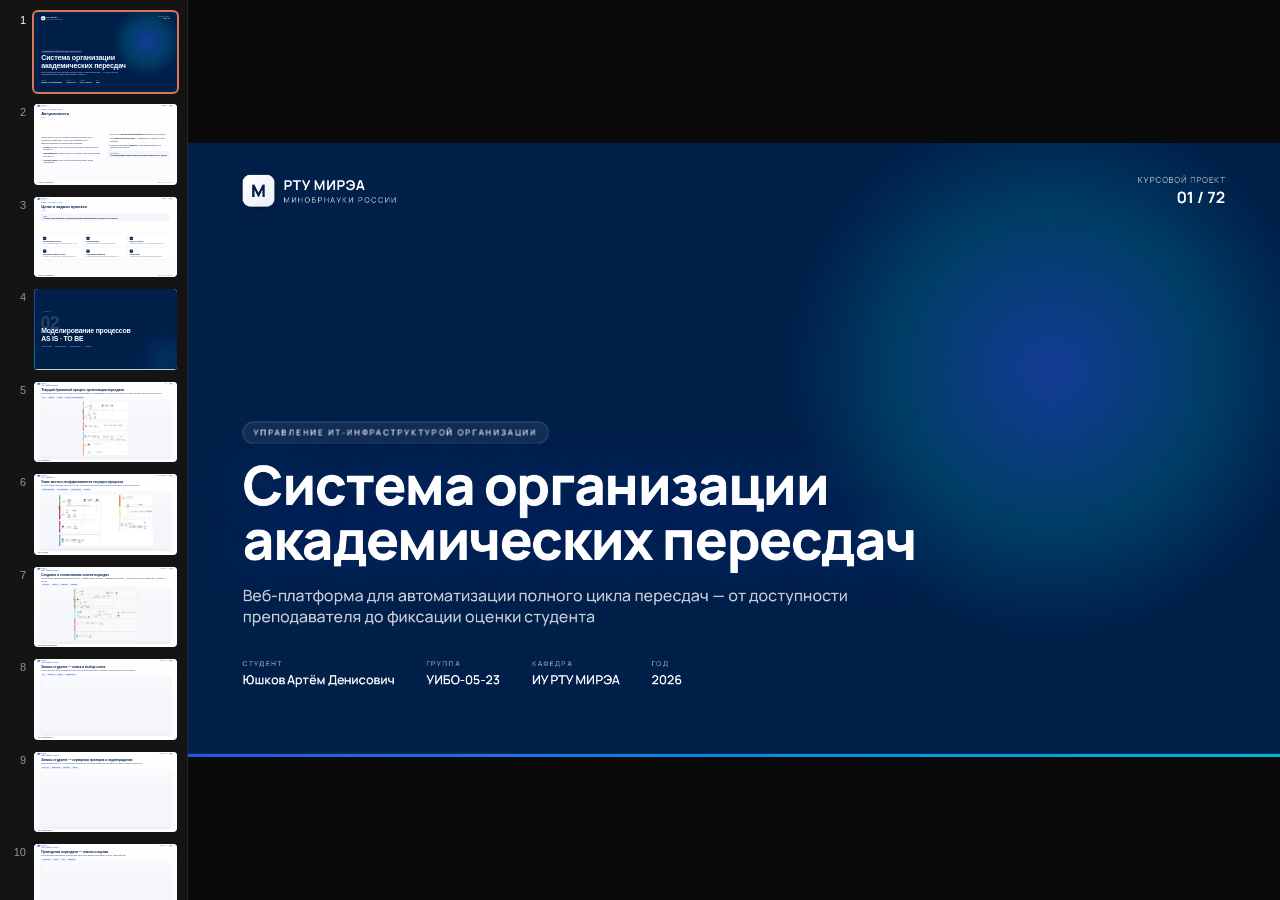
<file: mirea-deck-print.html>
<!doctype html>
<html lang="ru">
<head>
  <meta charset="utf-8">
  <title>Система пересдач РТУ МИРЭА — Курсовой проект</title>
  <meta name="viewport" content="width=device-width, initial-scale=1">
  <link rel="stylesheet" href="mirea-deck.css">
</head>
<body>
<deck-stage>

<section data-screen-label="01 Титул">
  <div class="cover">
    <div class="cv-bar">
      <div class="brand-mark">М</div>
      <h3>РТУ МИРЭА<small>МИНОБРНАУКИ РОССИИ</small></h3>
    </div>
    <div class="pg-corner">КУРСОВОЙ ПРОЕКТ<b>— / —</b></div>

    <div class="cover-body">
      <div class="cover-eyebrow">Управление ИТ-инфраструктурой организации</div>
      <h1 class="cover-title">Система организации академических пересдач</h1>
      <div class="cover-sub">Веб-платформа для автоматизации полного цикла пересдач — от доступности преподавателя до фиксации оценки студента</div>

      <div class="cover-meta">
        <div class="cell"><label>Студент</label><value>Юшков Артём Денисович</value></div>
        <div class="cell"><label>Группа</label><value>УИБО-05-23</value></div>
        <div class="cell"><label>Кафедра</label><value>ИУ РТУ МИРЭА</value></div>
        <div class="cell"><label>Год</label><value>2026</value></div>
      </div>
    </div>
  </div>
</section>

<section data-screen-label="02 Актуальность">
  
  <div class="bar">
    <div class="brand"><div class="brand-mark">М</div><div class="brand-text">РТУ МИРЭА<small>СИСТЕМА ПЕРЕСДАЧ</small></div></div>
    <div class="spacer"></div>
    <div class="meta"><span>КОНТЕКСТ</span><span class="pg">— / —</span></div>
  </div>
  <div class="stage">
    <div class="eyebrow">Раздел 1 · Постановка задачи</div>
    <h2 class="title">Актуальность</h2>
    <div class="rule"></div>
    
    <div class="grid-2" style="gap:64px">
      <div>
        <p class="lead">Пересдачи в МИРЭА сегодня организуются вручную — бумажные заявления, устные договорённости и фрагментированный обмен информацией.</p>
        <ul class="bullets">
          <li><b>Студент</b> не знает о доступных слотах и не может самостоятельно записаться</li>
          <li><b>Преподаватель</b> не имеет единого инструмента для указания своей доступности</li>
          <li><b>Учебный отдел</b> тратит часы на согласование между всеми участниками</li>
        </ul>
      </div>
      <div>
        <ul class="bullets">
          <li>Отсутствует <b>автоматическая проверка</b> конфликтов в расписании</li>
          <li>Нет <b>единого журнала аудита</b> — невозможно отследить историю действий</li>
          <li>Бумажные заявления <b>теряются</b>, согласования срываются по человеческому фактору</li>
        </ul>
        <div class="callout" style="margin-top:32px">
          <small>Цель работы</small>
          Автоматизировать полный цикл организации пересдач в РТУ МИРЭА
        </div>
      </div>
    </div>
  </div>
  <div class="foot"><strong>РТУ МИРЭА · Система пересдач</strong><span class="spacer"></span>Юшков А. Д. · УИБО-05-23 · 2026</div>
</section>

<section data-screen-label="03 Цели и задачи">
  
  <div class="bar">
    <div class="brand"><div class="brand-mark">М</div><div class="brand-text">РТУ МИРЭА<small>СИСТЕМА ПЕРЕСДАЧ</small></div></div>
    <div class="spacer"></div>
    <div class="meta"><span>КОНТЕКСТ</span><span class="pg">— / —</span></div>
  </div>
  <div class="stage">
    <div class="eyebrow">Раздел 1 · Постановка задачи</div>
    <h2 class="title">Цели и задачи проекта</h2>
    <div class="rule"></div>
    
    <div class="callout" style="font-size:24px; margin-bottom:36px">
      <small>Цель</small>
      Создать веб-платформу для автоматизации академических пересдач в РТУ МИРЭА
    </div>
    <div class="tile-grid" style="grid-template-columns:repeat(3,1fr); gap:18px">
      
        <div class="tile">
          <div class="ic">01</div>
          <h4>Личный кабинет студента</h4>
          <p>LKS — просмотр долгов, запись на пересдачи, контроль статусов</p>
        </div>
        <div class="tile">
          <div class="ic">02</div>
          <h4>Портал персонала</h4>
          <p>LKP с разграничением прав для 6 ролей по модели RBAC</p>
        </div>
        <div class="tile">
          <div class="ic">03</div>
          <h4>REST API на NestJS</h4>
          <p>С интеграцией МИРЭА SSO — Keycloak, OpenID Connect, PKCE</p>
        </div>
        <div class="tile">
          <div class="ic">04</div>
          <h4>Интеграция с инфраструктурой</h4>
          <p>lk.mirea.ru (HTML-парсинг долгов) и расписанием МИРЭА (iCal)</p>
        </div>
        <div class="tile">
          <div class="ic">05</div>
          <h4>Автопроверка конфликтов</h4>
          <p>Конфликты расписания обнаруживаются при создании слотов</p>
        </div>
        <div class="tile">
          <div class="ic">06</div>
          <h4>Полный аудит</h4>
          <p>Журнал всех действий в системе с привязкой к пользователю</p>
        </div>
    </div>
  </div>
  <div class="foot"><strong>РТУ МИРЭА · Система пересдач</strong><span class="spacer"></span>Юшков А. Д. · УИБО-05-23 · 2026</div>
</section>

<section data-screen-label="04 Моделирование — Раздел">
  <div class="divider">
    <div class="lbl">Раздел 2</div>
    <div class="num">02</div>
    <h2 class="ttl">Моделирование процессов<br>AS IS · TO BE</h2>
    <div class="dot-list"><span>BPMN-нотация</span><span>Текущий процесс</span><span>Целевой процесс</span><span>7 моделей</span></div>
  </div>
</section>

<section data-screen-label="05 AS IS текущий">
  
  <div class="bar">
    <div class="brand"><div class="brand-mark">М</div><div class="brand-text">РТУ МИРЭА<small>СИСТЕМА ПЕРЕСДАЧ</small></div></div>
    <div class="spacer"></div>
    <div class="meta"><span>AS IS</span><span class="pg">— / —</span></div>
  </div>
  <div class="stage" style="padding:48px 96px 28px 96px">
    <div class="eyebrow">AS IS · Текущий процесс</div>
    <h2 class="title sm">Текущий бумажный процесс организации пересдачи</h2>
    <p class="bpmn-lead">Действующий процесс собран на интервью с работниками кафедры, преподавателями и учебным отделом. Видны 4 дорожки участников и десятки шагов на бумаге.</p>
    <div class="bpmn-tags"><span class="tag outline">AS IS</span><span class="tag outline">4 дорожки</span><span class="tag outline">~24 шагов</span><span class="tag outline">бумага и устные договорённости</span></div>
    <div class="bpmn-block">
      <img src="assets/image-4-1.jpeg" alt="Текущий бумажный процесс организации пересдачи" loading="eager" decoding="sync">
    </div>
  </div>
  <div class="foot"><strong>BPMN · полный процесс</strong><span class="spacer"></span></div>
</section>

<section data-screen-label="06 AS IS проблемы">
  
  <div class="bar">
    <div class="brand"><div class="brand-mark">М</div><div class="brand-text">РТУ МИРЭА<small>СИСТЕМА ПЕРЕСДАЧ</small></div></div>
    <div class="spacer"></div>
    <div class="meta"><span>AS IS · УЗКИЕ МЕСТА</span><span class="pg">— / —</span></div>
  </div>
  <div class="stage" style="padding:48px 96px 28px 96px">
    <div class="eyebrow">AS IS · Узкие места</div>
    <h2 class="title sm">Узкие места и неэффективности текущего процесса</h2>
    <p class="bpmn-lead">На той же модели подсвечены точки потерь: ручные согласования, отсутствие синхронизации между ролями и потерянные документы.</p>
    <div class="bpmn-tags"><span class="tag outline">ручные согласования</span><span class="tag outline">нет синхронизации</span><span class="tag outline">утечка документов</span><span class="tag outline">нет аудита</span></div>
    <div class="bpmn-block">
      <img src="assets/image-5-1.jpeg" alt="Узкие места и неэффективности текущего процесса" loading="eager" decoding="sync">
    </div>
  </div>
  <div class="foot"><strong>BPMN · точки потерь</strong><span class="spacer"></span></div>
</section>

<section data-screen-label="07 TO BE Создание расписания">
  
  <div class="bar">
    <div class="brand"><div class="brand-mark">М</div><div class="brand-text">РТУ МИРЭА<small>СИСТЕМА ПЕРЕСДАЧ</small></div></div>
    <div class="spacer"></div>
    <div class="meta"><span>TO BE · ШАГ 1</span><span class="pg">— / —</span></div>
  </div>
  <div class="stage" style="padding:48px 96px 28px 96px">
    <div class="eyebrow">TO BE · Целевой процесс</div>
    <h2 class="title sm">Создание и согласование слотов пересдач</h2>
    <p class="bpmn-lead">Целевая модель: преподаватель задаёт доступность → кафедра создаёт черновики → завкафедрой утверждает → учебный отдел публикует. Каждый шаг — действие в системе.</p>
    <div class="bpmn-tags"><span class="tag outline">доступность</span><span class="tag outline">черновик</span><span class="tag outline">утверждение</span><span class="tag outline">публикация</span></div>
    <div class="bpmn-block">
      <img src="assets/image-6-1.jpeg" alt="Создание и согласование слотов пересдач" loading="eager" decoding="sync">
    </div>
  </div>
  <div class="foot"><strong>BPMN · процесс создания расписания</strong><span class="spacer"></span></div>
</section>

<section data-screen-label="08 TO BE Запись — часть 1">
  
  <div class="bar">
    <div class="brand"><div class="brand-mark">М</div><div class="brand-text">РТУ МИРЭА<small>СИСТЕМА ПЕРЕСДАЧ</small></div></div>
    <div class="spacer"></div>
    <div class="meta"><span>TO BE · ШАГ 2.1</span><span class="pg">— / —</span></div>
  </div>
  <div class="stage" style="padding:48px 96px 28px 96px">
    <div class="eyebrow">TO BE · Целевой процесс</div>
    <h2 class="title sm">Запись студента — поиск и выбор слота</h2>
    <p class="bpmn-lead">Студент видит свои долги, открывает доступные слоты по нужной дисциплине и оценивает аудиторию, время и количество мест.</p>
    <div class="bpmn-tags"><span class="tag outline">ЛКС</span><span class="tag outline">выбор слота</span><span class="tag outline">фильтры</span><span class="tag outline">свободные места</span></div>
    <div class="bpmn-block">
      <img src="assets/image-7-1.jpeg" alt="Запись студента — поиск и выбор слота" loading="eager" decoding="sync">
    </div>
  </div>
  <div class="foot"><strong>BPMN · сценарий записи (1/2)</strong><span class="spacer"></span></div>
</section>

<section data-screen-label="09 TO BE Запись — часть 2">
  
  <div class="bar">
    <div class="brand"><div class="brand-mark">М</div><div class="brand-text">РТУ МИРЭА<small>СИСТЕМА ПЕРЕСДАЧ</small></div></div>
    <div class="spacer"></div>
    <div class="meta"><span>TO BE · ШАГ 2.2</span><span class="pg">— / —</span></div>
  </div>
  <div class="stage" style="padding:48px 96px 28px 96px">
    <div class="eyebrow">TO BE · Целевой процесс</div>
    <h2 class="title sm">Запись студента — серверная проверка и подтверждение</h2>
    <p class="bpmn-lead">Сервер проверяет BR-01 (≥ 12 ч до пересдачи), наличие мест, отсутствие конфликтов в iCal и фиксирует запись с пометкой источника self.</p>
    <div class="bpmn-tags"><span class="tag outline">BR-01 ≥ 12 ч</span><span class="tag outline">конфликты iCal</span><span class="tag outline">enrollments</span><span class="tag outline">audit log</span></div>
    <div class="bpmn-block">
      <img src="assets/image-7-2.jpeg" alt="Запись студента — серверная проверка и подтверждение" loading="eager" decoding="sync">
    </div>
  </div>
  <div class="foot"><strong>BPMN · сценарий записи (2/2)</strong><span class="spacer"></span></div>
</section>

<section data-screen-label="10 TO BE Проведение — часть 1">
  
  <div class="bar">
    <div class="brand"><div class="brand-mark">М</div><div class="brand-text">РТУ МИРЭА<small>СИСТЕМА ПЕРЕСДАЧ</small></div></div>
    <div class="spacer"></div>
    <div class="meta"><span>TO BE · ШАГ 3.1</span><span class="pg">— / —</span></div>
  </div>
  <div class="stage" style="padding:48px 96px 28px 96px">
    <div class="eyebrow">TO BE · Целевой процесс</div>
    <h2 class="title sm">Проведение пересдачи — список и оценка</h2>
    <p class="bpmn-lead">В день пересдачи преподаватель открывает свой список и проставляет оценки каждому студенту с фиксацией явки.</p>
    <div class="bpmn-tags"><span class="tag outline">список группы</span><span class="tag outline">оценка 2–5</span><span class="tag outline">явка</span><span class="tag outline">комментарий</span></div>
    <div class="bpmn-block">
      <img src="assets/image-8-1.jpeg" alt="Проведение пересдачи — список и оценка" loading="eager" decoding="sync">
    </div>
  </div>
  <div class="foot"><strong>BPMN · оценка студентов</strong><span class="spacer"></span></div>
</section>

<section data-screen-label="11 TO BE Проведение — часть 2">
  
  <div class="bar">
    <div class="brand"><div class="brand-mark">М</div><div class="brand-text">РТУ МИРЭА<small>СИСТЕМА ПЕРЕСДАЧ</small></div></div>
    <div class="spacer"></div>
    <div class="meta"><span>TO BE · ШАГ 3.2</span><span class="pg">— / —</span></div>
  </div>
  <div class="stage" style="padding:48px 96px 28px 96px">
    <div class="eyebrow">TO BE · Целевой процесс</div>
    <h2 class="title sm">Проведение пересдачи — фиксация результата</h2>
    <p class="bpmn-lead">Результат проходит через сервис: при оценке ≥ 3 — долг автоматически закрывается (BR-03), запись получает статус completed, действие пишется в AuditLog.</p>
    <div class="bpmn-tags"><span class="tag outline">BR-03</span><span class="tag outline">auto close debt</span><span class="tag outline">completed</span><span class="tag outline">audit</span></div>
    <div class="bpmn-block">
      <img src="assets/image-8-2.jpeg" alt="Проведение пересдачи — фиксация результата" loading="eager" decoding="sync">
    </div>
  </div>
  <div class="foot"><strong>BPMN · фиксация результата</strong><span class="spacer"></span></div>
</section>

<section data-screen-label="12 TO BE Результат — часть 1">
  
  <div class="bar">
    <div class="brand"><div class="brand-mark">М</div><div class="brand-text">РТУ МИРЭА<small>СИСТЕМА ПЕРЕСДАЧ</small></div></div>
    <div class="spacer"></div>
    <div class="meta"><span>TO BE · ШАГ 4.1</span><span class="pg">— / —</span></div>
  </div>
  <div class="stage" style="padding:48px 96px 28px 96px">
    <div class="eyebrow">TO BE · Целевой процесс</div>
    <h2 class="title sm">Результат — уведомление студента</h2>
    <p class="bpmn-lead">После фиксации результата система рассылает уведомление студенту и обновляет статус задолженности в его кабинете.</p>
    <div class="bpmn-tags"><span class="tag outline">notifications</span><span class="tag outline">closed/active</span><span class="tag outline">статус долга</span></div>
    <div class="bpmn-block">
      <img src="assets/image-9-1.jpeg" alt="Результат — уведомление студента" loading="eager" decoding="sync">
    </div>
  </div>
  <div class="foot"><strong>BPMN · уведомление студента</strong><span class="spacer"></span></div>
</section>

<section data-screen-label="13 TO BE Результат — часть 2">
  
  <div class="bar">
    <div class="brand"><div class="brand-mark">М</div><div class="brand-text">РТУ МИРЭА<small>СИСТЕМА ПЕРЕСДАЧ</small></div></div>
    <div class="spacer"></div>
    <div class="meta"><span>TO BE · ШАГ 4.2</span><span class="pg">— / —</span></div>
  </div>
  <div class="stage" style="padding:48px 96px 28px 96px">
    <div class="eyebrow">TO BE · Целевой процесс</div>
    <h2 class="title sm">Результат — отчётность и аудит</h2>
    <p class="bpmn-lead">Учебный отдел получает итоговую ведомость по пересдаче, любые действия — в журнале аудита с временной меткой и пользователем.</p>
    <div class="bpmn-tags"><span class="tag outline">ведомость</span><span class="tag outline">аудит</span><span class="tag outline">учебный отдел</span></div>
    <div class="bpmn-block">
      <img src="assets/image-9-2.jpeg" alt="Результат — отчётность и аудит" loading="eager" decoding="sync">
    </div>
  </div>
  <div class="foot"><strong>BPMN · отчёт и аудит</strong><span class="spacer"></span></div>
</section>

<section data-screen-label="14 TO BE Администрирование">
  
  <div class="bar">
    <div class="brand"><div class="brand-mark">М</div><div class="brand-text">РТУ МИРЭА<small>СИСТЕМА ПЕРЕСДАЧ</small></div></div>
    <div class="spacer"></div>
    <div class="meta"><span>TO BE · АДМИНИСТРИРОВАНИЕ</span><span class="pg">— / —</span></div>
  </div>
  <div class="stage" style="padding:48px 96px 28px 96px">
    <div class="eyebrow">TO BE · Целевой процесс</div>
    <h2 class="title sm">Администрирование пользователей и данных</h2>
    <p class="bpmn-lead">Параллельный процесс: администратор управляет пользователями, ролями, долгами и любыми сущностями с полным аудитом изменений.</p>
    <div class="bpmn-tags"><span class="tag outline">admin</span><span class="tag outline">soft delete</span><span class="tag outline">history</span><span class="tag outline">audit</span></div>
    <div class="bpmn-block">
      <img src="assets/image-10-1.jpeg" alt="Администрирование пользователей и данных" loading="eager" decoding="sync">
    </div>
  </div>
  <div class="foot"><strong>BPMN · администрирование системы</strong><span class="spacer"></span></div>
</section>

<section data-screen-label="15 Архитектура — Раздел">
  <div class="divider">
    <div class="lbl">Раздел 3</div>
    <div class="num">03</div>
    <h2 class="ttl">Архитектура<br>и технологический стек</h2>
    <div class="dot-list"><span>NestJS · React · PostgreSQL</span><span>Монорепо</span><span>3 приложения</span><span>JWT + RBAC</span></div>
  </div>
</section>

<section data-screen-label="16 Технологический стек">
  
  <div class="bar">
    <div class="brand"><div class="brand-mark">М</div><div class="brand-text">РТУ МИРЭА<small>СИСТЕМА ПЕРЕСДАЧ</small></div></div>
    <div class="spacer"></div>
    <div class="meta"><span>СТЕК</span><span class="pg">— / —</span></div>
  </div>
  <div class="stage">
    <div class="eyebrow">Раздел 3 · Архитектура</div>
    <h2 class="title">Технологический стек</h2>
    <div class="rule"></div>
    
    <div class="kvlist">
      <div class="k">Backend</div><div class="v"><code>NestJS 10</code> · <code>TypeORM</code> · <code>PostgreSQL 15</code></div><div class="k">Frontend</div><div class="v"><code>React 18</code> · <code>Vite 5</code> · <code>Tailwind CSS 3</code></div><div class="k">State / Data</div><div class="v"><code>TanStack Query v5</code> · <code>Zustand</code></div><div class="k">Монорепо</div><div class="v"><code>pnpm workspaces</code> + <code>Turborepo</code></div><div class="k">Типизация</div><div class="v"><code>TypeScript 5</code>, общий пакет <code>@mirea/types</code></div><div class="k">UI-компоненты</div><div class="v">Общая библиотека <code>@mirea/ui</code></div><div class="k">Авторизация</div><div class="v"><code>JWT (passport-jwt)</code> + <code>@Roles()</code> + <code>RolesGuard</code></div><div class="k">HTTP-клиент</div><div class="v"><code>Axios</code> + interceptor — JWT, auto-logout при 401</div><div class="k">Интеграции</div><div class="v">Keycloak SSO · Pulse gRPC · lk.mirea.ru · schedule-of.mirea.ru</div>
    </div>
  </div>
  <div class="foot"><strong>РТУ МИРЭА · Система пересдач</strong><span class="spacer"></span>Юшков А. Д. · УИБО-05-23 · 2026</div>
</section>

<section data-screen-label="17 Архитектура системы">
  
  <div class="bar">
    <div class="brand"><div class="brand-mark">М</div><div class="brand-text">РТУ МИРЭА<small>СИСТЕМА ПЕРЕСДАЧ</small></div></div>
    <div class="spacer"></div>
    <div class="meta"><span>АРХИТЕКТУРА</span><span class="pg">— / —</span></div>
  </div>
  <div class="stage">
    <div class="eyebrow">Раздел 3 · Архитектура</div>
    <h2 class="title">3 приложения, единый API и интеграции с МИРЭА</h2>
    <div class="rule"></div>
    
    <div class="arch">
      <div class="arch-row">
        <div class="arch-tile">
          <div class="kk">КЛИЕНТ · ПОРТ 3000</div>
          <div class="ll">ЛКС — Студент</div>
          <div class="dd">React 18 + Vite — личный кабинет, запись на пересдачи</div>
        </div>
        <div class="arch-tile">
          <div class="kk">КЛИЕНТ · ПОРТ 3001</div>
          <div class="ll">ЛКП — Персонал</div>
          <div class="dd">React 18 + Vite — портал для 6 ролей RBAC</div>
        </div>
      </div>
      <div class="arch-conn">↓ &nbsp; HTTP / REST &nbsp; ↓</div>
      <div class="arch-row">
        <div class="arch-tile primary" style="flex:2">
          <div class="kk">API · ПОРТ 4000</div>
          <div class="ll">NestJS — REST API</div>
          <div class="dd">JWT (passport-jwt) + RolesGuard + @Roles() · ValidationPipe · CORS</div>
        </div>
      </div>
      <div class="arch-conn">↓ &nbsp; внешние интеграции &nbsp; ↓</div>
      <div class="arch-row">
        
          <div class="arch-tile">
            <div class="kk">БД</div>
            <div class="ll">PostgreSQL 15</div>
            <div class="dd">основная БД, TypeORM</div>
          </div>
          <div class="arch-tile">
            <div class="kk">SSO</div>
            <div class="ll">sso.mirea.ru</div>
            <div class="dd">Keycloak · OpenID PKCE</div>
          </div>
          <div class="arch-tile">
            <div class="kk">ЛК</div>
            <div class="ll">lk.mirea.ru</div>
            <div class="dd">Bitrix-сессия · HTML-парсинг</div>
          </div>
          <div class="arch-tile">
            <div class="kk">РАСПИСАНИЕ</div>
            <div class="ll">schedule-of.mirea.ru</div>
            <div class="dd">REST + iCal · конфликты</div>
          </div>
          <div class="arch-tile">
            <div class="kk">PULSE</div>
            <div class="ll">attendance.mirea.ru</div>
            <div class="dd">gRPC · GetMeInfo</div>
          </div>
      </div>
    </div>
  </div>
  <div class="foot"><strong>РТУ МИРЭА · Система пересдач</strong><span class="spacer"></span>Юшков А. Д. · УИБО-05-23 · 2026</div>
</section>

<section data-screen-label="18 Монорепозиторий">
  
  <div class="bar">
    <div class="brand"><div class="brand-mark">М</div><div class="brand-text">РТУ МИРЭА<small>СИСТЕМА ПЕРЕСДАЧ</small></div></div>
    <div class="spacer"></div>
    <div class="meta"><span>МОНОРЕПО</span><span class="pg">— / —</span></div>
  </div>
  <div class="stage">
    <div class="eyebrow">Раздел 3 · Архитектура</div>
    <h2 class="title">Монорепозиторий — Turborepo + pnpm workspaces</h2>
    <div class="rule"></div>
    
    <div class="grid-2">
      <div>
        <p class="lead" style="font-size:24px">Единый репозиторий: 3 приложения и 3 общих пакета объединены в одно дерево с параллельной сборкой и кэшированием артефактов.</p>
        <div class="callout">
          <small>Один deps-граф · одна команда</small>
          pnpm dev запускает API + LKS + LKP одновременно через Turbo
        </div>
      </div>
      <div>
        <table class="tbl">
          <thead><tr><th>Пакет</th><th>Описание</th></tr></thead>
          <tbody>
            <tr><td class="kk">apps/api</td><td>NestJS backend · порт 4000</td></tr><tr><td class="kk">apps/lks</td><td>React SPA для студентов · порт 3000</td></tr><tr><td class="kk">apps/lkp</td><td>React SPA для персонала · порт 3001</td></tr><tr><td class="kk">packages/types</td><td>TS-интерфейсы: User, Debt, RetakeSlot, Enrollment, Result</td></tr><tr><td class="kk">packages/ui</td><td>UI-компоненты: AppShell, Button, Badge, Modal, SlotCard, Table</td></tr><tr><td class="kk">packages/config</td><td>общие tsconfig.base.json и tailwind.base.ts</td></tr>
          </tbody>
        </table>
      </div>
    </div>
  </div>
  <div class="foot"><strong>РТУ МИРЭА · Система пересдач</strong><span class="spacer"></span>Юшков А. Д. · УИБО-05-23 · 2026</div>
</section>

<section data-screen-label="19 ЛКС — Раздел">
  <div class="divider">
    <div class="lbl">Раздел 4</div>
    <div class="num">04</div>
    <h2 class="ttl">Личный кабинет<br>студента — ЛКС</h2>
    <div class="dot-list"><span>SSO · локальный · 2FA</span><span>Долги и пересдачи</span><span>Запись в один клик</span></div>
  </div>
</section>

<section data-screen-label="20 ЛКС возможности">
  
  <div class="bar">
    <div class="brand"><div class="brand-mark">М</div><div class="brand-text">РТУ МИРЭА<small>СИСТЕМА ПЕРЕСДАЧ</small></div></div>
    <div class="spacer"></div>
    <div class="meta"><span>ЛКС · ВОЗМОЖНОСТИ</span><span class="pg">— / —</span></div>
  </div>
  <div class="stage">
    <div class="eyebrow">Раздел 4 · Личный кабинет студента</div>
    <h2 class="title">Что умеет ЛКС</h2>
    <div class="rule"></div>
    
    <div class="grid-2" style="gap:64px">
      <ul class="bullets">
        <li><b>Аутентификация:</b> МИРЭА SSO (Keycloak, PKCE) + локальный вход + 2FA</li>
        <li><b>Долги из внутренней БД</b> с кнопкой «Записаться»</li>
        <li><b>Долги с lk.mirea.ru</b> в реальном времени — HTML-парсинг через SSO-сессию</li>
        <li><b>Запись на пересдачу:</b> выбор слота, проверка мест, подтверждение</li>
      </ul>
      <ul class="bullets">
        <li><b>BR-01:</b> запись возможна не позже чем за <b>12 часов</b> до начала</li>
        <li><b>Просмотр своих записей</b> и статуса: <code>enrolled</code> · <code>completed</code> · <code>absent</code></li>
        <li><b>BR-03:</b> автоматическое закрытие задолженности при оценке ≥ 3</li>
      </ul>
    </div>
    <div class="kpi-row" style="margin-top:48px">
      <div class="kpi"><div class="v">2</div><div class="l">источника<br>задолженностей</div></div>
      <div class="kpi"><div class="v">3</div><div class="l">способа<br>аутентификации</div></div>
      <div class="kpi"><div class="v">12 ч</div><div class="l">минимум до начала<br>(BR-01)</div></div>
      <div class="kpi"><div class="v">авто</div><div class="l">закрытие долга<br>при оценке ≥ 3</div></div>
    </div>
  </div>
  <div class="foot"><strong>РТУ МИРЭА · Система пересдач</strong><span class="spacer"></span>Юшков А. Д. · УИБО-05-23 · 2026</div>
</section>

<section data-screen-label="21 ЛКС Вход — MIREA SSO и 2FA">
  
  <div class="bar">
    <div class="brand"><div class="brand-mark">М</div><div class="brand-text">РТУ МИРЭА<small>СИСТЕМА ПЕРЕСДАЧ</small></div></div>
    <div class="spacer"></div>
    <div class="meta"><span>ЛКС · ВХОД · MIREA SSO</span><span class="pg">— / —</span></div>
  </div>
  <div class="stage" style="padding-bottom:32px">
    <div class="eyebrow">Раздел 4 · ЛКС · Вход</div>
    <h2 class="title sm" style="margin-bottom:18px">MIREA SSO — вход для всех студентов</h2>
    <div class="rule" style="margin-bottom:24px"></div>
    <div class="shot-split shot-dual">
      <div class="shot-dual-stack">
    <div class="browser">
      <div class="bb"><i></i><i></i><i></i><div class="url">lks.mirea.ru/login</div></div>
      <div class="bd contain"><img src="assets/image-15-1.png" alt="Шаг 1 · форма SSO" loading="eager" decoding="sync"></div>
      <div class="shot-cap">Шаг 1 · форма SSO</div>
    </div>
    <div class="browser">
      <div class="bb"><i></i><i></i><i></i><div class="url">sso.mirea.ru/.../auth?2fa</div></div>
      <div class="bd contain"><img src="assets/image-15-2.png" alt="Шаг 2 · 2FA через Keycloak" loading="eager" decoding="sync"></div>
      <div class="shot-cap">Шаг 2 · 2FA через Keycloak</div>
    </div></div>
      
    <div class="shot-side">
      <div class="what">ЕДИНЫЙ ВХОД</div>
      <h3>Один поток — SSO с 2FA</h3>
      <p class="lead">Студент авторизуется институтским логином через sso.mirea.ru. Если в Keycloak включена 2FA — после пароля запрашивается одноразовый код.</p>
      <ul class="bullets"><li><b>OpenID Connect</b> · PKCE без client_secret</li><li><code>code_verifier</code> (64 байта) → <code>code_challenge</code> = SHA-256</li><li><code>POST /auth/mirea/login</code> → <code>/auth/mirea/otp</code> при 2FA</li><li>После входа — <code>gRPC GetMeInfo</code> на attendance.mirea.ru за ФИО</li></ul>
      <div class="stamp"><div class="step-dot">1</div><div>Способ 1 из 2 · Аутентификация</div></div>
    </div>
    </div>
  </div>
  <div class="foot"><strong>Авторизация студента · SSO</strong><span class="spacer"></span>sso.mirea.ru · OpenID PKCE + 2FA</div>
</section>

<section data-screen-label="22 ЛКС Вход — локальный аккаунт">
  
  <div class="bar">
    <div class="brand"><div class="brand-mark">М</div><div class="brand-text">РТУ МИРЭА<small>СИСТЕМА ПЕРЕСДАЧ</small></div></div>
    <div class="spacer"></div>
    <div class="meta"><span>ЛКС · ВХОД · ЛОКАЛЬНО</span><span class="pg">— / —</span></div>
  </div>
  <div class="stage" style="padding-bottom:32px">
    <div class="eyebrow">Раздел 4 · ЛКС · Вход</div>
    <h2 class="title sm" style="margin-bottom:18px">Локальный вход — для тестов и сервиса</h2>
    <div class="rule" style="margin-bottom:24px"></div>
    <div class="shot-split rev">
    <div class="shot-side">
      <div class="what">СПОСОБ 2</div>
      <h3>Email + пароль, отдельно от МИРЭА</h3>
      <p class="lead">Резервный способ для тестовых аккаунтов и служебных пользователей. Не зависит от sso.mirea.ru и работает даже когда SSO недоступен.</p>
      <ul class="bullets"><li>Пароль хранится как <code>bcrypt</code>-хэш</li><li><code>POST /auth/login</code> → тот же JWT, что и SSO</li><li>Тестовые аккаунты: <code>student01..15@mirea.ru</code>, <code>teacher@mirea.ru</code>, <code>admin@mirea.ru</code></li><li>RolesGuard работает одинаково — права не зависят от способа входа</li></ul>
      <div class="stamp"><div class="step-dot">2</div><div>Способ 2 из 2 · Аутентификация</div></div>
    </div>
    <div class="browser">
      <div class="bb"><i></i><i></i><i></i><div class="url">lks.mirea.ru/login?mode=local</div></div>
      <div class="bd contain"><img src="assets/lks-login-local.png" alt="Email + пароль, отдельно от МИРЭА" loading="eager" decoding="sync"></div>
    </div></div>
  </div>
  <div class="foot"><strong>Резервный вход</strong><span class="spacer"></span>bcrypt · service-аккаунты</div>
</section>

<section data-screen-label="23 ЛКС Долги — внутренняя БД">
  
  <div class="bar">
    <div class="brand"><div class="brand-mark">М</div><div class="brand-text">РТУ МИРЭА<small>СИСТЕМА ПЕРЕСДАЧ</small></div></div>
    <div class="spacer"></div>
    <div class="meta"><span>ЛКС · ЗАДОЛЖЕННОСТИ</span><span class="pg">— / —</span></div>
  </div>
  <div class="stage" style="padding-bottom:32px">
    <div class="eyebrow">Раздел 4 · ЛКС · Долги</div>
    <h2 class="title sm" style="margin-bottom:18px">Долги из внутренней базы</h2>
    <div class="rule" style="margin-bottom:24px"></div>
    <div class="shot-split">
    <div class="browser">
      <div class="bb"><i></i><i></i><i></i><div class="url">lks.mirea.ru/debts</div></div>
      <div class="bd contain"><img src="assets/image-16-1.png" alt="Авторитетные долги из БД системы" loading="eager" decoding="sync"></div>
    </div>
    <div class="shot-side">
      <div class="what">ИСТОЧНИК 1</div>
      <h3>Авторитетные долги из БД системы</h3>
      <p class="lead">Записи Debt создаются учебным отделом и администратором. Кнопка «Записаться» сразу ведёт на ближайшие доступные слоты.</p>
      <ul class="bullets"><li>Статусы <code>active</code> · <code>closed</code> · <code>unresolved</code></li><li>Подсветка дисциплин с приближающимся дедлайном</li><li>Авто-закрытие при оценке ≥ 3 (BR-03)</li></ul>
      <div class="stamp"><div class="step-dot">1</div><div>Источник 1 из 2</div></div>
    </div></div>
  </div>
  <div class="foot"><strong>Источник 1</strong><span class="spacer"></span>таблица Debt в PostgreSQL</div>
</section>

<section data-screen-label="24 ЛКС Долги — lk.mirea.ru">
  
  <div class="bar">
    <div class="brand"><div class="brand-mark">М</div><div class="brand-text">РТУ МИРЭА<small>СИСТЕМА ПЕРЕСДАЧ</small></div></div>
    <div class="spacer"></div>
    <div class="meta"><span>ЛКС · ЗАДОЛЖЕННОСТИ</span><span class="pg">— / —</span></div>
  </div>
  <div class="stage" style="padding-bottom:32px">
    <div class="eyebrow">Раздел 4 · ЛКС · Долги</div>
    <h2 class="title sm" style="margin-bottom:18px">Долги с lk.mirea.ru — live</h2>
    <div class="rule" style="margin-bottom:24px"></div>
    <div class="shot-split rev">
    <div class="shot-side">
      <div class="what">ИСТОЧНИК 2</div>
      <h3>Парсинг живых данных с lk.mirea.ru</h3>
      <p class="lead">Параллельно сервер открывает SSO-сессию в Bitrix-ЛК, проходит 7-шаговый редирект и парсит HTML-таблицу долгов.</p>
      <ul class="bullets"><li>Эмуляция браузерной сессии · <code>SimpleCookieJar</code></li><li>Маршрут редиректов: SSO → ЛК → selectStudentProfile</li><li>Кэш на 5 минут, чтобы не нагружать lk.mirea.ru</li></ul>
      <div class="stamp"><div class="step-dot">2</div><div>Источник 2 из 2</div></div>
    </div>
    <div class="browser">
      <div class="bb"><i></i><i></i><i></i><div class="url">lks.mirea.ru/debts?source=lk.mirea.ru</div></div>
      <div class="bd contain"><img src="assets/image-16-2.png" alt="Парсинг живых данных с lk.mirea.ru" loading="eager" decoding="sync"></div>
    </div></div>
  </div>
  <div class="foot"><strong>Источник 2</strong><span class="spacer"></span>lk.mirea.ru · HTML-парсинг</div>
</section>

<section data-screen-label="25 ЛКС Поиск расписания — по группе">
  
  <div class="bar">
    <div class="brand"><div class="brand-mark">М</div><div class="brand-text">РТУ МИРЭА<small>СИСТЕМА ПЕРЕСДАЧ</small></div></div>
    <div class="spacer"></div>
    <div class="meta"><span>ЛКС · РАСПИСАНИЕ</span><span class="pg">— / —</span></div>
  </div>
  <div class="stage" style="padding-bottom:32px">
    <div class="eyebrow">Раздел 4 · ЛКС · Расписание МИРЭА</div>
    <h2 class="title sm" style="margin-bottom:18px">Поиск расписания по группе</h2>
    <div class="rule" style="margin-bottom:24px"></div>
    <div class="shot-split">
    <div class="browser">
      <div class="bb"><i></i><i></i><i></i><div class="url">lks.mirea.ru/schedule?type=group</div></div>
      <div class="bd contain"><img src="assets/image-17-1.png" alt="Расписание тянем по API из МИРЭА" loading="eager" decoding="sync"></div>
    </div>
    <div class="shot-side">
      <div class="what">ИСТОЧНИК ДАННЫХ</div>
      <h3>Расписание тянем по API из МИРЭА</h3>
      <p class="lead">Студент ищет свою группу — выпадает список найденных по подстроке. Данные приходят с <code>schedule-of.mirea.ru</code>, кэшируются на 24 часа.</p>
      <ul class="bullets"><li><code>GET /api/mirea-schedule/search?q=УИБО</code></li><li>Синхронизация раз в 24 ч (<code>MIREA_SCHEDULE_SYNC_INTERVAL_HOURS</code>)</li><li>Поиск охватывает группы, преподавателей и аудитории</li><li>Хранение в <code>MireaScheduleItem</code> с <code>iCalLink</code></li></ul>
      <div class="stamp"><div class="step-dot">1</div><div>Поиск по группе</div></div>
    </div></div>
  </div>
  <div class="foot"><strong>Поиск расписания</strong><span class="spacer"></span>schedule-of.mirea.ru · iCal · 24 ч кэш</div>
</section>

<section data-screen-label="26 ЛКС Поиск расписания — преподаватели и аудитории">
  
  <div class="bar">
    <div class="brand"><div class="brand-mark">М</div><div class="brand-text">РТУ МИРЭА<small>СИСТЕМА ПЕРЕСДАЧ</small></div></div>
    <div class="spacer"></div>
    <div class="meta"><span>ЛКС · РАСПИСАНИЕ</span><span class="pg">— / —</span></div>
  </div>
  <div class="stage" style="padding-bottom:32px">
    <div class="eyebrow">Раздел 4 · ЛКС · Расписание МИРЭА</div>
    <h2 class="title sm" style="margin-bottom:18px">Поиск — преподаватели, аудитории</h2>
    <div class="rule" style="margin-bottom:24px"></div>
    <div class="shot-split rev">
    <div class="shot-side">
      <div class="what">УНИВЕРСАЛЬНЫЙ ПОИСК</div>
      <h3>Группа, преподаватель или аудитория</h3>
      <p class="lead">Тот же эндпоинт ищет по любому типу: группа УИБО-05-23, преподаватель «Морозов», аудитория «А-103». В выдаче — тип сущности и название.</p>
      <ul class="bullets"><li>Тип сущности: <code>group</code> / <code>teacher</code> / <code>room</code></li><li>iCal-фид расписания подгружается по клику</li><li><code>GET /api/mirea-schedule/disciplines/:id/teachers</code></li><li>Эти же данные нужны системе для проверки конфликтов слотов</li></ul>
      <div class="stamp"><div class="step-dot">2</div><div>Универсальный поиск</div></div>
    </div>
    <div class="browser">
      <div class="bb"><i></i><i></i><i></i><div class="url">lks.mirea.ru/schedule?q=Морозов</div></div>
      <div class="bd contain"><img src="assets/image-17-2.png" alt="Группа, преподаватель или аудитория" loading="eager" decoding="sync"></div>
    </div></div>
  </div>
  <div class="foot"><strong>Поиск по преподавателю / аудитории</strong><span class="spacer"></span>/api/mirea-schedule/search</div>
</section>

<section data-screen-label="27 ЛКС Запись — выбор слота">
  
  <div class="bar">
    <div class="brand"><div class="brand-mark">М</div><div class="brand-text">РТУ МИРЭА<small>СИСТЕМА ПЕРЕСДАЧ</small></div></div>
    <div class="spacer"></div>
    <div class="meta"><span>ЛКС · ЗАПИСЬ</span><span class="pg">— / —</span></div>
  </div>
  <div class="stage" style="padding-bottom:32px">
    <div class="eyebrow">Раздел 4 · ЛКС · Запись на пересдачу</div>
    <h2 class="title sm" style="margin-bottom:18px">Шаг 1 · Выбор слота</h2>
    <div class="rule" style="margin-bottom:24px"></div>
    <div class="shot-split">
    <div class="browser">
      <div class="bb"><i></i><i></i><i></i><div class="url">lks.mirea.ru/retakes/enroll?step=1</div></div>
      <div class="bd contain"><img src="assets/image-18-1.png" alt="Студент выбирает удобный слот" loading="eager" decoding="sync"></div>
    </div>
    <div class="shot-side">
      <div class="what">ШАГ 1</div>
      <h3>Студент выбирает удобный слот</h3>
      <p class="lead">Из списка доступных слотов студент кликает «Записаться» — открывается модальное окно подтверждения.</p>
      <ul class="bullets"><li>Свободные слоты подсвечены синим</li><li>Полные — серым, недоступным</li><li>Видно количество мест: 12/20</li></ul>
      <div class="stamp"><div class="step-dot">1</div><div>Шаг 1 из 3</div></div>
    </div></div>
  </div>
  <div class="foot"><strong>Запись · шаг 1</strong><span class="spacer"></span>выбор слота</div>
</section>

<section data-screen-label="28 ЛКС Запись — подтверждение">
  
  <div class="bar">
    <div class="brand"><div class="brand-mark">М</div><div class="brand-text">РТУ МИРЭА<small>СИСТЕМА ПЕРЕСДАЧ</small></div></div>
    <div class="spacer"></div>
    <div class="meta"><span>ЛКС · ЗАПИСЬ</span><span class="pg">— / —</span></div>
  </div>
  <div class="stage" style="padding-bottom:32px">
    <div class="eyebrow">Раздел 4 · ЛКС · Запись на пересдачу</div>
    <h2 class="title sm" style="margin-bottom:18px">Шаг 2 · Подтверждение</h2>
    <div class="rule" style="margin-bottom:24px"></div>
    <div class="shot-split rev">
    <div class="shot-side">
      <div class="what">ШАГ 2</div>
      <h3>Серверная проверка и подтверждение</h3>
      <p class="lead">Перед записью сервер проверяет BR-01 (≥ 12 ч до начала), наличие мест и отсутствие дубликатов записи.</p>
      <ul class="bullets"><li><code>POST /enrollments</code> · идемпотентно</li><li>422 Unprocessable, если правила нарушены</li><li>Транзакция в одном запросе</li></ul>
      <div class="stamp"><div class="step-dot">2</div><div>Шаг 2 из 3</div></div>
    </div>
    <div class="browser">
      <div class="bb"><i></i><i></i><i></i><div class="url">lks.mirea.ru/retakes/enroll?step=2</div></div>
      <div class="bd contain"><img src="assets/image-18-2.png" alt="Серверная проверка и подтверждение" loading="eager" decoding="sync"></div>
    </div></div>
  </div>
  <div class="foot"><strong>Запись · шаг 2</strong><span class="spacer"></span>проверка BR-01</div>
</section>

<section data-screen-label="29 ЛКС Запись — повторная запись запрещена">
  
  <div class="bar">
    <div class="brand"><div class="brand-mark">М</div><div class="brand-text">РТУ МИРЭА<small>СИСТЕМА ПЕРЕСДАЧ</small></div></div>
    <div class="spacer"></div>
    <div class="meta"><span>ЛКС · ЗАПИСЬ</span><span class="pg">— / —</span></div>
  </div>
  <div class="stage" style="padding-bottom:32px">
    <div class="eyebrow">Раздел 4 · ЛКС · Запись на пересдачу</div>
    <h2 class="title sm" style="margin-bottom:18px">Шаг 3 · Повторная запись запрещена</h2>
    <div class="rule" style="margin-bottom:24px"></div>
    <div class="shot-split">
    <div class="browser">
      <div class="bb"><i></i><i></i><i></i><div class="url">lks.mirea.ru/retakes/enroll?step=3</div></div>
      <div class="bd contain"><img src="assets/image-18-3.png" alt="Нельзя записаться дважды на ту же пересдачу" loading="eager" decoding="sync"></div>
    </div>
    <div class="shot-side">
      <div class="what">ALREADY_ENROLLED</div>
      <h3>Нельзя записаться дважды на ту же пересдачу</h3>
      <p class="lead">Внизу карточки — статусная подпись «Вы уже записаны на пересдачу». Сервер вернёт ошибку <code>ALREADY_ENROLLED</code>, кнопка «Записаться» неактивна.</p>
      <ul class="bullets"><li>Проверка <code>EnrollmentsService.enroll()</code></li><li>Коды ошибок: <code>NO_DEBT · ALREADY_ENROLLED · SLOT_FULL · TOO_LATE · NO_RIGHT</code></li><li>Защита от дублей даже при двойном клике</li><li>AuditLog не пишется — действие отклонено до создания записи</li></ul>
      <div class="stamp"><div class="step-dot">3</div><div>Шаг 3 из 3 · Защита от дублей</div></div>
    </div></div>
  </div>
  <div class="foot"><strong>Идемпотентность записи</strong><span class="spacer"></span>EnrollmentError.reason = ALREADY_ENROLLED</div>
</section>

<section data-screen-label="30 ЛКС Мои пересдачи">
  
  <div class="bar">
    <div class="brand"><div class="brand-mark">М</div><div class="brand-text">РТУ МИРЭА<small>СИСТЕМА ПЕРЕСДАЧ</small></div></div>
    <div class="spacer"></div>
    <div class="meta"><span>ЛКС · МОИ ПЕРЕСДАЧИ</span><span class="pg">— / —</span></div>
  </div>
  <div class="stage" style="padding-bottom:32px">
    <div class="eyebrow">Раздел 4 · ЛКС · Мои пересдачи</div>
    <h2 class="title sm" style="margin-bottom:18px">Хронология всех записей</h2>
    <div class="rule" style="margin-bottom:24px"></div>
    <div class="shot-split">
    <div class="browser">
      <div class="bb"><i></i><i></i><i></i><div class="url">lks.mirea.ru/learning/retakes</div></div>
      <div class="bd contain"><img src="assets/image-19-1.png" alt="Все мои пересдачи и их статусы" loading="eager" decoding="sync"></div>
    </div>
    <div class="shot-side">
      <div class="what">ИСТОРИЯ</div>
      <h3>Все мои пересдачи и их статусы</h3>
      <p class="lead">Простая таблица: дисциплина, дата, статус. Цветовой раскраски нет — статусы текстовые, читаемые с первого взгляда.</p>
      <ul class="bullets"><li><code>enrolled</code> · «Записан», ждём пересдачу</li><li><code>completed</code> · оценка получена</li><li><code>absent</code> · «Не явился», фиксируется в аудите</li><li>Источник: <code>GET /api/enrollments/my</code></li></ul>
      <div class="stamp"><div class="step-dot">Σ</div><div>3 возможных статуса</div></div>
    </div></div>
  </div>
  <div class="foot"><strong>История записей</strong><span class="spacer"></span>/api/enrollments/my</div>
</section>

<section data-screen-label="ЛКП — Раздел">
  <div class="divider">
    <div class="lbl">Раздел 5</div>
    <div class="num">05</div>
    <h2 class="ttl">Портал персонала<br>ЛКП — 6 ролей RBAC</h2>
    <div class="dot-list"><span>Преподаватель</span><span>Кафедра</span><span>Учебный отдел</span><span>Администратор</span></div>
  </div>
</section>

<section data-screen-label="ЛКП — 6 ролей">
  
  <div class="bar">
    <div class="brand"><div class="brand-mark">М</div><div class="brand-text">РТУ МИРЭА<small>СИСТЕМА ПЕРЕСДАЧ</small></div></div>
    <div class="spacer"></div>
    <div class="meta"><span>ЛКП · 6 РОЛЕЙ</span><span class="pg">— / —</span></div>
  </div>
  <div class="stage">
    <div class="eyebrow">Раздел 5 · Портал персонала</div>
    <h2 class="title">6 ролей RBAC — кто и что делает</h2>
    <div class="rule"></div>
    
    <table class="tbl">
      <thead><tr><th style="width:18%">Роль</th><th style="width:22%">Кто</th><th>Основные права</th></tr></thead>
      <tbody>
        <tr><td class="role">student</td><td>Студент</td><td>Просмотр долгов, запись на пересдачи, контроль результатов</td></tr><tr><td class="role">teacher</td><td>Преподаватель</td><td>Указание доступности, список своих слотов, выставление оценок</td></tr><tr><td class="role">dept_worker</td><td>Работник кафедры</td><td>Создание и редактирование черновиков слотов</td></tr><tr><td class="role">dept_head</td><td>Заведующий кафедрой</td><td>Все права dept_worker + утверждение / отклонение черновиков</td></tr><tr><td class="role">academic_office</td><td>Учебный отдел</td><td>Публикация слотов, ручные зачисления студентов, аудит</td></tr><tr><td class="role">admin</td><td>Администратор</td><td>Полный доступ: управление пользователями + все права</td></tr>
      </tbody>
    </table>
  </div>
  <div class="foot"><strong>Ролевая модель</strong><span class="spacer"></span>RBAC · @Roles() + RolesGuard</div>
</section>

<section data-screen-label="ЛКП Преподаватель — доступность (список)">
  
  <div class="bar">
    <div class="brand"><div class="brand-mark">М</div><div class="brand-text">РТУ МИРЭА<small>СИСТЕМА ПЕРЕСДАЧ</small></div></div>
    <div class="spacer"></div>
    <div class="meta"><span>ЛКП · TEACHER</span><span class="pg">— / —</span></div>
  </div>
  <div class="stage" style="padding-bottom:32px">
    <div class="eyebrow">Раздел 5 · ЛКП · teacher</div>
    <h2 class="title sm" style="margin-bottom:18px">Доступность — список интервалов</h2>
    <div class="rule" style="margin-bottom:24px"></div>
    <div class="shot-split">
    <div class="browser">
      <div class="bb"><i></i><i></i><i></i><div class="url">lkp.mirea.ru/teacher/availability</div></div>
      <div class="bd contain"><img src="assets/image-21-1.png" alt="Преподаватель отмечает свободное время" loading="eager" decoding="sync"></div>
    </div>
    <div class="shot-side">
      <div class="what">ШАГ 0 · ВХОД В ЦИКЛ</div>
      <h3>Преподаватель отмечает свободное время</h3>
      <p class="lead">Это стартовая точка процесса. Без указания доступности кафедра не сможет создать черновик слота.</p>
      <ul class="bullets"><li>Список интервалов с фильтром по неделе</li><li>Видно занятые часы из расписания МИРЭА</li><li>Один клик — открыть форму добавления</li></ul>
      <div class="stamp"><div class="step-dot">1</div><div>Доступность · просмотр</div></div>
    </div></div>
  </div>
  <div class="foot"><strong>TeacherAvailability</strong><span class="spacer"></span>старт цикла пересдачи</div>
</section>

<section data-screen-label="ЛКП Преподаватель — доступность (редактирование)">
  
  <div class="bar">
    <div class="brand"><div class="brand-mark">М</div><div class="brand-text">РТУ МИРЭА<small>СИСТЕМА ПЕРЕСДАЧ</small></div></div>
    <div class="spacer"></div>
    <div class="meta"><span>ЛКП · TEACHER</span><span class="pg">— / —</span></div>
  </div>
  <div class="stage" style="padding-bottom:32px">
    <div class="eyebrow">Раздел 5 · ЛКП · teacher</div>
    <h2 class="title sm" style="margin-bottom:18px">Доступность — форма интервала</h2>
    <div class="rule" style="margin-bottom:24px"></div>
    <div class="shot-split rev">
    <div class="shot-side">
      <div class="what">РЕДАКТИРОВАНИЕ</div>
      <h3>Форма интервала с проверкой конфликтов</h3>
      <p class="lead">При сохранении сервер сверяет интервал с iCal-фидом расписания преподавателя и предупреждает о пересечениях.</p>
      <ul class="bullets"><li>Сравнение с <code>VEVENT</code> из расписания</li><li>Запрет интервалов внутри занятий</li><li>Сохранение в TeacherAvailability</li></ul>
      <div class="stamp"><div class="step-dot">2</div><div>Доступность · редактирование</div></div>
    </div>
    <div class="browser">
      <div class="bb"><i></i><i></i><i></i><div class="url">lkp.mirea.ru/teacher/availability/edit</div></div>
      <div class="bd contain"><img src="assets/image-21-2.png" alt="Форма интервала с проверкой конфликтов" loading="eager" decoding="sync"></div>
    </div></div>
  </div>
  <div class="foot"><strong>Форма интервала</strong><span class="spacer"></span>iCal · конфликты VEVENT</div>
</section>

<section data-screen-label="ЛКП Преподаватель — расписание">
  
  <div class="bar">
    <div class="brand"><div class="brand-mark">М</div><div class="brand-text">РТУ МИРЭА<small>СИСТЕМА ПЕРЕСДАЧ</small></div></div>
    <div class="spacer"></div>
    <div class="meta"><span>ЛКП · TEACHER</span><span class="pg">— / —</span></div>
  </div>
  <div class="stage" style="padding-bottom:32px">
    <div class="eyebrow">Раздел 5 · ЛКП · teacher</div>
    <h2 class="title sm" style="margin-bottom:18px">Расписание — занятия</h2>
    <div class="rule" style="margin-bottom:24px"></div>
    <div class="shot-split">
    <div class="browser">
      <div class="bb"><i></i><i></i><i></i><div class="url">lkp.mirea.ru/teacher/schedule</div></div>
      <div class="bd contain"><img src="assets/image-22-1.png" alt="Сначала — обычные пары" loading="eager" decoding="sync"></div>
    </div>
    <div class="shot-side">
      <div class="what">РАСПИСАНИЕ</div>
      <h3>Сначала — обычные пары</h3>
      <p class="lead">Привычная сетка из расписания МИРЭА — синхронизируется с schedule-of.mirea.ru каждые 24 часа.</p>
      <ul class="bullets"><li>Календарь на месяц с навигацией</li><li>Цветовая шкала загрузки дня</li><li>Импорт iCal-фида</li></ul>
      <div class="stamp"><div class="step-dot">1</div><div>Обычные занятия</div></div>
    </div></div>
  </div>
  <div class="foot"><strong>Расписание</strong><span class="spacer"></span>iCal · 24 ч TTL кэша</div>
</section>

<section data-screen-label="ЛКП Преподаватель — расписание со слотами">
  
  <div class="bar">
    <div class="brand"><div class="brand-mark">М</div><div class="brand-text">РТУ МИРЭА<small>СИСТЕМА ПЕРЕСДАЧ</small></div></div>
    <div class="spacer"></div>
    <div class="meta"><span>ЛКП · TEACHER</span><span class="pg">— / —</span></div>
  </div>
  <div class="stage" style="padding-bottom:32px">
    <div class="eyebrow">Раздел 5 · ЛКП · teacher</div>
    <h2 class="title sm" style="margin-bottom:18px">Расписание со слотами пересдач</h2>
    <div class="rule" style="margin-bottom:24px"></div>
    <div class="shot-split rev">
    <div class="shot-side">
      <div class="what">ПЕРЕСДАЧИ</div>
      <h3>Те же даты, плюс свои пересдачи</h3>
      <p class="lead">Слоты пересдач помечены отдельным цветом, по клику открывается список записавшихся студентов.</p>
      <ul class="bullets"><li>Свои слоты подсвечены бирюзовым</li><li>Кол-во записавшихся прямо в ячейке</li><li>Кнопка «Провести пересдачу»</li></ul>
      <div class="stamp"><div class="step-dot">2</div><div>Расписание + пересдачи</div></div>
    </div>
    <div class="browser">
      <div class="bb"><i></i><i></i><i></i><div class="url">lkp.mirea.ru/teacher/schedule?view=retakes</div></div>
      <div class="bd contain"><img src="assets/image-22-2.png" alt="Те же даты, плюс свои пересдачи" loading="eager" decoding="sync"></div>
    </div></div>
  </div>
  <div class="foot"><strong>Слоты в расписании</strong><span class="spacer"></span>view=retakes</div>
</section>

<section data-screen-label="ЛКП Преподаватель — список пересдач">
  
  <div class="bar">
    <div class="brand"><div class="brand-mark">М</div><div class="brand-text">РТУ МИРЭА<small>СИСТЕМА ПЕРЕСДАЧ</small></div></div>
    <div class="spacer"></div>
    <div class="meta"><span>ЛКП · TEACHER</span><span class="pg">— / —</span></div>
  </div>
  <div class="stage" style="padding-bottom:32px">
    <div class="eyebrow">Раздел 5 · ЛКП · teacher</div>
    <h2 class="title sm" style="margin-bottom:18px">Список ближайших пересдач</h2>
    <div class="rule" style="margin-bottom:24px"></div>
    <div class="shot-split">
    <div class="browser">
      <div class="bb"><i></i><i></i><i></i><div class="url">lkp.mirea.ru/teacher/retakes</div></div>
      <div class="bd contain"><img src="assets/image-23-1.png" alt="Все мои пересдачи в одном экране" loading="eager" decoding="sync"></div>
    </div>
    <div class="shot-side">
      <div class="what">СПИСОК</div>
      <h3>Все мои пересдачи в одном экране</h3>
      <p class="lead">Фильтр «требуют внимания» показывает слоты, у которых пора зафиксировать результат.</p>
      <ul class="bullets"><li>Сортировка по дате и статусу</li><li>Фильтр «требуют внимания»</li><li>Быстрый переход к проведению</li></ul>
      <div class="stamp"><div class="step-dot">★</div><div>Дашборд преподавателя</div></div>
    </div></div>
  </div>
  <div class="foot"><strong>Список пересдач преподавателя</strong><span class="spacer"></span>все статусы слотов</div>
</section>

<section data-screen-label="ЛКП Преподаватель — проведение, шаг 1">
  
  <div class="bar">
    <div class="brand"><div class="brand-mark">М</div><div class="brand-text">РТУ МИРЭА<small>СИСТЕМА ПЕРЕСДАЧ</small></div></div>
    <div class="spacer"></div>
    <div class="meta"><span>ЛКП · TEACHER</span><span class="pg">— / —</span></div>
  </div>
  <div class="stage" style="padding-bottom:32px">
    <div class="eyebrow">Раздел 5 · ЛКП · teacher</div>
    <h2 class="title sm" style="margin-bottom:18px">Проведение · шаг 1 — открыть слот</h2>
    <div class="rule" style="margin-bottom:24px"></div>
    <div class="shot-split">
    <div class="browser">
      <div class="bb"><i></i><i></i><i></i><div class="url">lkp.mirea.ru/teacher/retakes/#42/run</div></div>
      <div class="bd contain"><img src="assets/image-24-1.png" alt="Открыть слот в день пересдачи" loading="eager" decoding="sync"></div>
    </div>
    <div class="shot-side">
      <div class="what">ШАГ 1</div>
      <h3>Открыть слот в день пересдачи</h3>
      <p class="lead">В карточке — список записавшихся, аудитория и время. Если кто-то не пришёл, его помечают как absent.</p>
      <ul class="bullets"><li>Видно количество мест: 1/20</li><li>Список студентов с группой и долгом</li><li>Кнопка «Начать оценивание»</li></ul>
      <div class="stamp"><div class="step-dot">1</div><div>Шаг 1 из 3</div></div>
    </div></div>
  </div>
  <div class="foot"><strong>Проведение · шаг 1</strong><span class="spacer"></span>открытие слота</div>
</section>

<section data-screen-label="ЛКП Преподаватель — проведение, шаг 2">
  
  <div class="bar">
    <div class="brand"><div class="brand-mark">М</div><div class="brand-text">РТУ МИРЭА<small>СИСТЕМА ПЕРЕСДАЧ</small></div></div>
    <div class="spacer"></div>
    <div class="meta"><span>ЛКП · TEACHER</span><span class="pg">— / —</span></div>
  </div>
  <div class="stage" style="padding-bottom:32px">
    <div class="eyebrow">Раздел 5 · ЛКП · teacher</div>
    <h2 class="title sm" style="margin-bottom:18px">Проведение · шаг 2 — оценка</h2>
    <div class="rule" style="margin-bottom:24px"></div>
    <div class="shot-split rev">
    <div class="shot-side">
      <div class="what">ШАГ 2</div>
      <h3>Оценка и фиксация явки</h3>
      <p class="lead">Преподаватель выставляет оценку 2–5, отмечает явку, добавляет комментарий.</p>
      <ul class="bullets"><li>Оценка 2–5 или «Не явился»</li><li>Поле комментария (опционально)</li><li><code>POST /results</code> на каждого студента</li></ul>
      <div class="stamp"><div class="step-dot">2</div><div>Шаг 2 из 3</div></div>
    </div>
    <div class="browser">
      <div class="bb"><i></i><i></i><i></i><div class="url">lkp.mirea.ru/teacher/retakes/#42/grade</div></div>
      <div class="bd contain"><img src="assets/image-24-2.png" alt="Оценка и фиксация явки" loading="eager" decoding="sync"></div>
    </div></div>
  </div>
  <div class="foot"><strong>Проведение · шаг 2</strong><span class="spacer"></span>оценивание</div>
</section>

<section data-screen-label="ЛКП Преподаватель — проведение, шаг 3">
  
  <div class="bar">
    <div class="brand"><div class="brand-mark">М</div><div class="brand-text">РТУ МИРЭА<small>СИСТЕМА ПЕРЕСДАЧ</small></div></div>
    <div class="spacer"></div>
    <div class="meta"><span>ЛКП · TEACHER</span><span class="pg">— / —</span></div>
  </div>
  <div class="stage" style="padding-bottom:32px">
    <div class="eyebrow">Раздел 5 · ЛКП · teacher</div>
    <h2 class="title sm" style="margin-bottom:18px">Проведение · шаг 3 — фиксация</h2>
    <div class="rule" style="margin-bottom:24px"></div>
    <div class="shot-split">
    <div class="browser">
      <div class="bb"><i></i><i></i><i></i><div class="url">lkp.mirea.ru/teacher/retakes/#42/done</div></div>
      <div class="bd contain"><img src="assets/image-24-3.png" alt="Зафиксировать результат" loading="eager" decoding="sync"></div>
    </div>
    <div class="shot-side">
      <div class="what">ШАГ 3</div>
      <h3>Зафиксировать результат</h3>
      <p class="lead">По кнопке «Зафиксировать»: при оценке ≥ 3 долг автоматически закрывается (BR-03), запись становится <code>completed</code>, всё пишется в аудит.</p>
      <ul class="bullets"><li>BR-03 — авто-закрытие долга</li><li>Статус enrollment → <code>completed</code></li><li>AuditLog action = RECORD_RESULT</li></ul>
      <div class="stamp"><div class="step-dot">3</div><div>Шаг 3 из 3</div></div>
    </div></div>
  </div>
  <div class="foot"><strong>Проведение · шаг 3</strong><span class="spacer"></span>BR-03 · автозакрытие</div>
</section>

<section data-screen-label="ЛКП Кафедра — черновики, список">
  
  <div class="bar">
    <div class="brand"><div class="brand-mark">М</div><div class="brand-text">РТУ МИРЭА<small>СИСТЕМА ПЕРЕСДАЧ</small></div></div>
    <div class="spacer"></div>
    <div class="meta"><span>ЛКП · DEPT_WORKER</span><span class="pg">— / —</span></div>
  </div>
  <div class="stage" style="padding-bottom:32px">
    <div class="eyebrow">Раздел 5 · ЛКП · dept_worker</div>
    <h2 class="title sm" style="margin-bottom:18px">Черновики слотов — список</h2>
    <div class="rule" style="margin-bottom:24px"></div>
    <div class="shot-split">
    <div class="browser">
      <div class="bb"><i></i><i></i><i></i><div class="url">lkp.mirea.ru/dept/drafts</div></div>
      <div class="bd contain"><img src="assets/image-25-1.png" alt="Сотрудник кафедры ведёт черновики" loading="eager" decoding="sync"></div>
    </div>
    <div class="shot-side">
      <div class="what">ШАГ 1</div>
      <h3>Сотрудник кафедры ведёт черновики</h3>
      <p class="lead">Используются доступности преподавателей: для каждой дисциплины собираются группы и создаются слоты-черновики.</p>
      <ul class="bullets"><li>Фильтр по дисциплине и преподавателю</li><li>Статусы <code>draft</code> · <code>rejected</code></li><li>Кнопка «+ Слот»</li></ul>
      <div class="stamp"><div class="step-dot">1</div><div>Шаг 1 · Список черновиков</div></div>
    </div></div>
  </div>
  <div class="foot"><strong>Черновики</strong><span class="spacer"></span>status=draft</div>
</section>

<section data-screen-label="ЛКП Кафедра — черновики, форма">
  
  <div class="bar">
    <div class="brand"><div class="brand-mark">М</div><div class="brand-text">РТУ МИРЭА<small>СИСТЕМА ПЕРЕСДАЧ</small></div></div>
    <div class="spacer"></div>
    <div class="meta"><span>ЛКП · DEPT_WORKER</span><span class="pg">— / —</span></div>
  </div>
  <div class="stage" style="padding-bottom:32px">
    <div class="eyebrow">Раздел 5 · ЛКП · dept_worker</div>
    <h2 class="title sm" style="margin-bottom:18px">Черновик — заполнение полей</h2>
    <div class="rule" style="margin-bottom:24px"></div>
    <div class="shot-split rev">
    <div class="shot-side">
      <div class="what">ШАГ 2</div>
      <h3>Дисциплина, преподаватель, дата</h3>
      <p class="lead">Автозаполнение: при выборе преподавателя подгружаются его доступные интервалы; аудитории фильтруются по корпусу.</p>
      <ul class="bullets"><li>Подсказки по преподавателям</li><li>Поиск аудитории по корпусу/этажу</li><li>Проверка max_students против правил</li></ul>
      <div class="stamp"><div class="step-dot">2</div><div>Шаг 2 · Форма</div></div>
    </div>
    <div class="browser">
      <div class="bb"><i></i><i></i><i></i><div class="url">lkp.mirea.ru/dept/drafts/new</div></div>
      <div class="bd contain"><img src="assets/image-25-2.png" alt="Дисциплина, преподаватель, дата" loading="eager" decoding="sync"></div>
    </div></div>
  </div>
  <div class="foot"><strong>Форма черновика</strong><span class="spacer"></span>автозаполнение из доступности</div>
</section>

<section data-screen-label="ЛКП Кафедра — черновики, конфликты">
  
  <div class="bar">
    <div class="brand"><div class="brand-mark">М</div><div class="brand-text">РТУ МИРЭА<small>СИСТЕМА ПЕРЕСДАЧ</small></div></div>
    <div class="spacer"></div>
    <div class="meta"><span>ЛКП · DEPT_WORKER</span><span class="pg">— / —</span></div>
  </div>
  <div class="stage" style="padding-bottom:32px">
    <div class="eyebrow">Раздел 5 · ЛКП · dept_worker</div>
    <h2 class="title sm" style="margin-bottom:18px">Серверная проверка конфликтов</h2>
    <div class="rule" style="margin-bottom:24px"></div>
    <div class="shot-split">
    <div class="browser">
      <div class="bb"><i></i><i></i><i></i><div class="url">lkp.mirea.ru/dept/drafts/new?conflict</div></div>
      <div class="bd contain"><img src="assets/image-25-3.png" alt="Проверка конфликтов в реальном времени" loading="eager" decoding="sync"></div>
    </div>
    <div class="shot-side">
      <div class="what">ШАГ 3</div>
      <h3>Проверка конфликтов в реальном времени</h3>
      <p class="lead">При сохранении сервер сверяет дату/аудиторию с iCal-фидом и существующими слотами. Если есть конфликт — 400 c описанием.</p>
      <ul class="bullets"><li>Проверка <code>VEVENT</code> в iCal</li><li>Поиск пересечений по аудитории</li><li>Подсказка: «занят с 16:20 до 17:50»</li></ul>
      <div class="stamp"><div class="step-dot">3</div><div>Шаг 3 · Конфликты</div></div>
    </div></div>
  </div>
  <div class="foot"><strong>Конфликты iCal</strong><span class="spacer"></span>400 Bad Request с описанием</div>
</section>

<section data-screen-label="ЛКП Кафедра — черновики, отправка 1">
  
  <div class="bar">
    <div class="brand"><div class="brand-mark">М</div><div class="brand-text">РТУ МИРЭА<small>СИСТЕМА ПЕРЕСДАЧ</small></div></div>
    <div class="spacer"></div>
    <div class="meta"><span>ЛКП · DEPT_WORKER</span><span class="pg">— / —</span></div>
  </div>
  <div class="stage" style="padding-bottom:32px">
    <div class="eyebrow">Раздел 5 · ЛКП · dept_worker</div>
    <h2 class="title sm" style="margin-bottom:18px">Сохранение черновика</h2>
    <div class="rule" style="margin-bottom:24px"></div>
    <div class="shot-split">
    <div class="browser">
      <div class="bb"><i></i><i></i><i></i><div class="url">lkp.mirea.ru/dept/drafts/new/saved</div></div>
      <div class="bd contain"><img src="assets/image-26-1.png" alt="Черновик сохранён" loading="eager" decoding="sync"></div>
    </div>
    <div class="shot-side">
      <div class="what">ШАГ 4</div>
      <h3>Черновик сохранён</h3>
      <p class="lead">После успешной валидации слот появляется в общем списке черновиков со статусом <code>draft</code>.</p>
      <ul class="bullets"><li>Сразу видно в общем списке</li><li>Можно редактировать пока draft</li><li>Аудит — action = CREATE_DRAFT_SLOT</li></ul>
      <div class="stamp"><div class="step-dot">4</div><div>Шаг 4 · Сохранение</div></div>
    </div></div>
  </div>
  <div class="foot"><strong>Черновик сохранён</strong><span class="spacer"></span>status=draft</div>
</section>

<section data-screen-label="ЛКП Кафедра — черновики, проверка">
  
  <div class="bar">
    <div class="brand"><div class="brand-mark">М</div><div class="brand-text">РТУ МИРЭА<small>СИСТЕМА ПЕРЕСДАЧ</small></div></div>
    <div class="spacer"></div>
    <div class="meta"><span>ЛКП · DEPT_WORKER</span><span class="pg">— / —</span></div>
  </div>
  <div class="stage" style="padding-bottom:32px">
    <div class="eyebrow">Раздел 5 · ЛКП · dept_worker</div>
    <h2 class="title sm" style="margin-bottom:18px">Сводка перед отправкой</h2>
    <div class="rule" style="margin-bottom:24px"></div>
    <div class="shot-split rev">
    <div class="shot-side">
      <div class="what">ШАГ 5</div>
      <h3>Финальная сводка</h3>
      <p class="lead">Перед отправкой завкафедрой сотрудник видит полную карточку: преподаватель, доступность, аудитория, ожидаемые студенты.</p>
      <ul class="bullets"><li>Сводка по полям</li><li>Превью карточки в ЛКС</li><li>История действий по черновику</li></ul>
      <div class="stamp"><div class="step-dot">5</div><div>Шаг 5 · Сводка</div></div>
    </div>
    <div class="browser">
      <div class="bb"><i></i><i></i><i></i><div class="url">lkp.mirea.ru/dept/drafts/#7/review</div></div>
      <div class="bd contain"><img src="assets/image-26-2.png" alt="Финальная сводка" loading="eager" decoding="sync"></div>
    </div></div>
  </div>
  <div class="foot"><strong>Финальная проверка</strong><span class="spacer"></span>перед отправкой</div>
</section>

<section data-screen-label="ЛКП Кафедра — черновики, отправка завкафедрой">
  
  <div class="bar">
    <div class="brand"><div class="brand-mark">М</div><div class="brand-text">РТУ МИРЭА<small>СИСТЕМА ПЕРЕСДАЧ</small></div></div>
    <div class="spacer"></div>
    <div class="meta"><span>ЛКП · DEPT_WORKER</span><span class="pg">— / —</span></div>
  </div>
  <div class="stage" style="padding-bottom:32px">
    <div class="eyebrow">Раздел 5 · ЛКП · dept_worker</div>
    <h2 class="title sm" style="margin-bottom:18px">Отправка на утверждение</h2>
    <div class="rule" style="margin-bottom:24px"></div>
    <div class="shot-split">
    <div class="browser">
      <div class="bb"><i></i><i></i><i></i><div class="url">lkp.mirea.ru/dept/drafts/#7/submit</div></div>
      <div class="bd contain"><img src="assets/image-26-3.png" alt="Передача завкафедрой" loading="eager" decoding="sync"></div>
    </div>
    <div class="shot-side">
      <div class="what">ШАГ 6</div>
      <h3>Передача завкафедрой</h3>
      <p class="lead">Кнопка «Отправить на утверждение» меняет статус и кладёт уведомление в очередь завкафедры. С этого момента редактировать нельзя.</p>
      <ul class="bullets"><li>Статус: <code>draft → pending</code></li><li>Уведомление завкафедрой</li><li>Запись в AuditLog · SUBMIT_DRAFT</li></ul>
      <div class="stamp"><div class="step-dot">6</div><div>Шаг 6 · Передача</div></div>
    </div></div>
  </div>
  <div class="foot"><strong>Передано завкафедрой</strong><span class="spacer"></span>status=pending</div>
</section>

<section data-screen-label="ЛКП Завкафедрой — список">
  
  <div class="bar">
    <div class="brand"><div class="brand-mark">М</div><div class="brand-text">РТУ МИРЭА<small>СИСТЕМА ПЕРЕСДАЧ</small></div></div>
    <div class="spacer"></div>
    <div class="meta"><span>ЛКП · DEPT_HEAD</span><span class="pg">— / —</span></div>
  </div>
  <div class="stage" style="padding-bottom:32px">
    <div class="eyebrow">Раздел 5 · ЛКП · dept_head</div>
    <h2 class="title sm" style="margin-bottom:18px">Список на утверждение</h2>
    <div class="rule" style="margin-bottom:24px"></div>
    <div class="shot-split">
    <div class="browser">
      <div class="bb"><i></i><i></i><i></i><div class="url">lkp.mirea.ru/dept-head/approvals</div></div>
      <div class="bd contain"><img src="assets/image-27-1.png" alt="Что ждёт утверждения" loading="eager" decoding="sync"></div>
    </div>
    <div class="shot-side">
      <div class="what">ОЧЕРЕДЬ</div>
      <h3>Что ждёт утверждения</h3>
      <p class="lead">Список черновиков от сотрудников кафедры с приоритетом по дате пересдачи.</p>
      <ul class="bullets"><li>Сортировка по deadline-у пересдачи</li><li>Фильтр по преподавателю</li><li>Массовые действия — approve/reject</li></ul>
      <div class="stamp"><div class="step-dot">1</div><div>Шаг 1 · Очередь</div></div>
    </div></div>
  </div>
  <div class="foot"><strong>Очередь утверждения</strong><span class="spacer"></span>status=pending</div>
</section>

<section data-screen-label="ЛКП Завкафедрой — детали слота">
  
  <div class="bar">
    <div class="brand"><div class="brand-mark">М</div><div class="brand-text">РТУ МИРЭА<small>СИСТЕМА ПЕРЕСДАЧ</small></div></div>
    <div class="spacer"></div>
    <div class="meta"><span>ЛКП · DEPT_HEAD</span><span class="pg">— / —</span></div>
  </div>
  <div class="stage" style="padding-bottom:32px">
    <div class="eyebrow">Раздел 5 · ЛКП · dept_head</div>
    <h2 class="title sm" style="margin-bottom:18px">Утверждение или отклонение</h2>
    <div class="rule" style="margin-bottom:24px"></div>
    <div class="shot-split rev">
    <div class="shot-side">
      <div class="what">РЕШЕНИЕ</div>
      <h3>Approve / Reject с комментарием</h3>
      <p class="lead">В карточке всё для решения: преподаватель, нагрузка, конфликты, история правок. Отклонение — с обязательным комментарием.</p>
      <ul class="bullets"><li>Статусы: <code>approved</code> · <code>rejected</code></li><li>Комментарий — виден кафедре</li><li>AuditLog · APPROVE/REJECT_DRAFT</li></ul>
      <div class="stamp"><div class="step-dot">2</div><div>Шаг 2 · Решение</div></div>
    </div>
    <div class="browser">
      <div class="bb"><i></i><i></i><i></i><div class="url">lkp.mirea.ru/dept-head/approvals/#7</div></div>
      <div class="bd contain"><img src="assets/image-27-2.png" alt="Approve / Reject с комментарием" loading="eager" decoding="sync"></div>
    </div></div>
  </div>
  <div class="foot"><strong>Утверждение/отклонение</strong><span class="spacer"></span>фиксируется в аудите</div>
</section>

<section data-screen-label="ЛКП Учебный отдел — публикация">
  
  <div class="bar">
    <div class="brand"><div class="brand-mark">М</div><div class="brand-text">РТУ МИРЭА<small>СИСТЕМА ПЕРЕСДАЧ</small></div></div>
    <div class="spacer"></div>
    <div class="meta"><span>ЛКП · ACADEMIC_OFFICE</span><span class="pg">— / —</span></div>
  </div>
  <div class="stage" style="padding-bottom:32px">
    <div class="eyebrow">Раздел 5 · ЛКП · academic_office</div>
    <h2 class="title sm" style="margin-bottom:18px">Публикация расписания</h2>
    <div class="rule" style="margin-bottom:24px"></div>
    <div class="shot-split">
    <div class="browser">
      <div class="bb"><i></i><i></i><i></i><div class="url">lkp.mirea.ru/academic/publish</div></div>
      <div class="bd contain"><img src="assets/image-28-1.png" alt="Готовые к публикации слоты" loading="eager" decoding="sync"></div>
    </div>
    <div class="shot-side">
      <div class="what">ПУБЛИКАЦИЯ</div>
      <h3>Готовые к публикации слоты</h3>
      <p class="lead">Учебный отдел просматривает утверждённые слоты по факультетам и публикует их пакетом или поштучно.</p>
      <ul class="bullets"><li>Группировка по неделям</li><li>Превью того, что увидит студент</li><li>Массовая публикация</li></ul>
      <div class="stamp"><div class="step-dot">1</div><div>Шаг 1 · Список</div></div>
    </div></div>
  </div>
  <div class="foot"><strong>Публикация</strong><span class="spacer"></span>status=approved → published</div>
</section>

<section data-screen-label="ЛКП Учебный отдел — подтверждение публикации">
  
  <div class="bar">
    <div class="brand"><div class="brand-mark">М</div><div class="brand-text">РТУ МИРЭА<small>СИСТЕМА ПЕРЕСДАЧ</small></div></div>
    <div class="spacer"></div>
    <div class="meta"><span>ЛКП · ACADEMIC_OFFICE</span><span class="pg">— / —</span></div>
  </div>
  <div class="stage" style="padding-bottom:32px">
    <div class="eyebrow">Раздел 5 · ЛКП · academic_office</div>
    <h2 class="title sm" style="margin-bottom:18px">Подтверждение публикации</h2>
    <div class="rule" style="margin-bottom:24px"></div>
    <div class="shot-split rev">
    <div class="shot-side">
      <div class="what">ШАГ 2</div>
      <h3>Опубликовано — видно студентам</h3>
      <p class="lead">После публикации слоты становятся доступны студентам в ЛКС. Изменения шлются в систему уведомлений.</p>
      <ul class="bullets"><li>Запись в AuditLog · PUBLISH_SLOT</li><li>Slot.status → <code>published</code></li><li>Уведомление студентов по группе</li></ul>
      <div class="stamp"><div class="step-dot">2</div><div>Шаг 2 · Подтверждение</div></div>
    </div>
    <div class="browser">
      <div class="bb"><i></i><i></i><i></i><div class="url">lkp.mirea.ru/academic/publish/confirm</div></div>
      <div class="bd contain"><img src="assets/image-28-2.png" alt="Опубликовано — видно студентам" loading="eager" decoding="sync"></div>
    </div></div>
  </div>
  <div class="foot"><strong>Опубликовано</strong><span class="spacer"></span>видно в ЛКС</div>
</section>

<section data-screen-label="ЛКП Учебный отдел — ручная запись 1">
  
  <div class="bar">
    <div class="brand"><div class="brand-mark">М</div><div class="brand-text">РТУ МИРЭА<small>СИСТЕМА ПЕРЕСДАЧ</small></div></div>
    <div class="spacer"></div>
    <div class="meta"><span>ЛКП · ACADEMIC_OFFICE</span><span class="pg">— / —</span></div>
  </div>
  <div class="stage" style="padding-bottom:32px">
    <div class="eyebrow">Раздел 5 · ЛКП · academic_office</div>
    <h2 class="title sm" style="margin-bottom:18px">Ручное зачисление — поиск студента</h2>
    <div class="rule" style="margin-bottom:24px"></div>
    <div class="shot-split">
    <div class="browser">
      <div class="bb"><i></i><i></i><i></i><div class="url">lkp.mirea.ru/academic/manual</div></div>
      <div class="bd contain"><img src="assets/image-29-1.png" alt="Поиск студента" loading="eager" decoding="sync"></div>
    </div>
    <div class="shot-side">
      <div class="what">ШАГ 1</div>
      <h3>Поиск студента</h3>
      <p class="lead">Когда студент не может записаться сам (закрытие срока, конфликт), учебный отдел делает это вручную.</p>
      <ul class="bullets"><li>Поиск по ФИО, группе, ID</li><li>Видна история записей студента</li><li>Прямой переход к долгам</li></ul>
      <div class="stamp"><div class="step-dot">1</div><div>Шаг 1 · Поиск</div></div>
    </div></div>
  </div>
  <div class="foot"><strong>Ручная запись</strong><span class="spacer"></span>source = manual</div>
</section>

<section data-screen-label="ЛКП Учебный отдел — ручная запись 2">
  
  <div class="bar">
    <div class="brand"><div class="brand-mark">М</div><div class="brand-text">РТУ МИРЭА<small>СИСТЕМА ПЕРЕСДАЧ</small></div></div>
    <div class="spacer"></div>
    <div class="meta"><span>ЛКП · ACADEMIC_OFFICE</span><span class="pg">— / —</span></div>
  </div>
  <div class="stage" style="padding-bottom:32px">
    <div class="eyebrow">Раздел 5 · ЛКП · academic_office</div>
    <h2 class="title sm" style="margin-bottom:18px">Ручное зачисление — выбор слота</h2>
    <div class="rule" style="margin-bottom:24px"></div>
    <div class="shot-split rev">
    <div class="shot-side">
      <div class="what">ШАГ 2</div>
      <h3>Выбор подходящего слота</h3>
      <p class="lead">В обход BR-01: учебный отдел может записать даже за &lt; 12 ч до пересдачи — действие требует подтверждения.</p>
      <ul class="bullets"><li>Список совместимых слотов</li><li>Override BR-01 с пояснением</li><li>Видны места и преподаватель</li></ul>
      <div class="stamp"><div class="step-dot">2</div><div>Шаг 2 · Выбор</div></div>
    </div>
    <div class="browser">
      <div class="bb"><i></i><i></i><i></i><div class="url">lkp.mirea.ru/academic/manual?stage=slot</div></div>
      <div class="bd contain"><img src="assets/image-29-2.png" alt="Выбор подходящего слота" loading="eager" decoding="sync"></div>
    </div></div>
  </div>
  <div class="foot"><strong>Выбор слота</strong><span class="spacer"></span>возможен override BR-01</div>
</section>

<section data-screen-label="ЛКП Учебный отдел — ручная запись 3">
  
  <div class="bar">
    <div class="brand"><div class="brand-mark">М</div><div class="brand-text">РТУ МИРЭА<small>СИСТЕМА ПЕРЕСДАЧ</small></div></div>
    <div class="spacer"></div>
    <div class="meta"><span>ЛКП · ACADEMIC_OFFICE</span><span class="pg">— / —</span></div>
  </div>
  <div class="stage" style="padding-bottom:32px">
    <div class="eyebrow">Раздел 5 · ЛКП · academic_office</div>
    <h2 class="title sm" style="margin-bottom:18px">Ручное зачисление — подтверждение</h2>
    <div class="rule" style="margin-bottom:24px"></div>
    <div class="shot-split">
    <div class="browser">
      <div class="bb"><i></i><i></i><i></i><div class="url">lkp.mirea.ru/academic/manual?stage=confirm</div></div>
      <div class="bd contain"><img src="assets/image-29-3.png" alt="Подтверждение и аудит" loading="eager" decoding="sync"></div>
    </div>
    <div class="shot-side">
      <div class="what">ШАГ 3</div>
      <h3>Подтверждение и аудит</h3>
      <p class="lead">Действие фиксируется с указанием причины. Студент получает уведомление, как при обычной записи.</p>
      <ul class="bullets"><li><code>source = manual</code></li><li>Обязательная причина-комментарий</li><li>AuditLog · MANUAL_ENROLL</li></ul>
      <div class="stamp"><div class="step-dot">3</div><div>Шаг 3 · Подтверждение</div></div>
    </div></div>
  </div>
  <div class="foot"><strong>Запись создана</strong><span class="spacer"></span>причина в AuditLog</div>
</section>

<section data-screen-label="ЛКП Админ — пользователи, список">
  
  <div class="bar">
    <div class="brand"><div class="brand-mark">М</div><div class="brand-text">РТУ МИРЭА<small>СИСТЕМА ПЕРЕСДАЧ</small></div></div>
    <div class="spacer"></div>
    <div class="meta"><span>ЛКП · ADMIN</span><span class="pg">— / —</span></div>
  </div>
  <div class="stage" style="padding-bottom:32px">
    <div class="eyebrow">Раздел 5 · ЛКП · admin</div>
    <h2 class="title sm" style="margin-bottom:18px">Управление пользователями</h2>
    <div class="rule" style="margin-bottom:24px"></div>
    <div class="shot-split">
    <div class="browser">
      <div class="bb"><i></i><i></i><i></i><div class="url">lkp.mirea.ru/admin/users</div></div>
      <div class="bd contain"><img src="assets/image-30-1.png" alt="Все аккаунты и роли" loading="eager" decoding="sync"></div>
    </div>
    <div class="shot-side">
      <div class="what">УПРАВЛЕНИЕ ПОЛЬЗОВАТЕЛЯМИ</div>
      <h3>Все аккаунты и роли</h3>
      <p class="lead">Видны все пользователи: ФИО, роль, источник (SSO/локальный), последний вход, soft-deleted.</p>
      <ul class="bullets"><li>Фильтр по роли и статусу</li><li>Поиск по email и mireaSsoId</li><li>Soft delete с возможностью восстановления</li></ul>
      <div class="stamp"><div class="step-dot">1</div><div>Список пользователей</div></div>
    </div></div>
  </div>
  <div class="foot"><strong>Список пользователей</strong><span class="spacer"></span>soft delete · история</div>
</section>

<section data-screen-label="ЛКП Админ — пользователи, создание">
  
  <div class="bar">
    <div class="brand"><div class="brand-mark">М</div><div class="brand-text">РТУ МИРЭА<small>СИСТЕМА ПЕРЕСДАЧ</small></div></div>
    <div class="spacer"></div>
    <div class="meta"><span>ЛКП · ADMIN</span><span class="pg">— / —</span></div>
  </div>
  <div class="stage" style="padding-bottom:32px">
    <div class="eyebrow">Раздел 5 · ЛКП · admin</div>
    <h2 class="title sm" style="margin-bottom:18px">Создание пользователя</h2>
    <div class="rule" style="margin-bottom:24px"></div>
    <div class="shot-split rev">
    <div class="shot-side">
      <div class="what">СОЗДАНИЕ</div>
      <h3>Локальный пользователь или сопоставление с SSO</h3>
      <p class="lead">Можно завести локальный аккаунт или привязать существующего mireaSsoId к роли в системе.</p>
      <ul class="bullets"><li>Локальный — пароль через bcrypt</li><li>SSO — только привязка ID</li><li>Назначение роли при создании</li></ul>
      <div class="stamp"><div class="step-dot">2</div><div>Форма создания</div></div>
    </div>
    <div class="browser">
      <div class="bb"><i></i><i></i><i></i><div class="url">lkp.mirea.ru/admin/users/new</div></div>
      <div class="bd contain"><img src="assets/image-30-2.png" alt="Локальный пользователь или сопоставление с SSO" loading="eager" decoding="sync"></div>
    </div></div>
  </div>
  <div class="foot"><strong>Создание пользователя</strong><span class="spacer"></span>bcrypt · SSO mapping</div>
</section>

<section data-screen-label="ЛКП Админ — пользователи, редактирование роли">
  
  <div class="bar">
    <div class="brand"><div class="brand-mark">М</div><div class="brand-text">РТУ МИРЭА<small>СИСТЕМА ПЕРЕСДАЧ</small></div></div>
    <div class="spacer"></div>
    <div class="meta"><span>ЛКП · ADMIN</span><span class="pg">— / —</span></div>
  </div>
  <div class="stage" style="padding-bottom:32px">
    <div class="eyebrow">Раздел 5 · ЛКП · admin</div>
    <h2 class="title sm" style="margin-bottom:18px">Редактирование пользователя</h2>
    <div class="rule" style="margin-bottom:24px"></div>
    <div class="shot-split">
    <div class="browser">
      <div class="bb"><i></i><i></i><i></i><div class="url">lkp.mirea.ru/admin/users/#42</div></div>
      <div class="bd contain"><img src="assets/image-30-3.png" alt="Смена роли и блокировка" loading="eager" decoding="sync"></div>
    </div>
    <div class="shot-side">
      <div class="what">РЕДАКТИРОВАНИЕ</div>
      <h3>Смена роли и блокировка</h3>
      <p class="lead">Любое изменение роли — это событие в AuditLog. История ролей хранится без удаления.</p>
      <ul class="bullets"><li>Запись в AuditLog · USER_ROLE_CHANGE</li><li>История изменений пользователя</li><li>Блокировка без удаления</li></ul>
      <div class="stamp"><div class="step-dot">3</div><div>Изменение пользователя</div></div>
    </div></div>
  </div>
  <div class="foot"><strong>Редактирование</strong><span class="spacer"></span>AuditLog обязателен</div>
</section>

<section data-screen-label="ЛКП Админ — долги, список">
  
  <div class="bar">
    <div class="brand"><div class="brand-mark">М</div><div class="brand-text">РТУ МИРЭА<small>СИСТЕМА ПЕРЕСДАЧ</small></div></div>
    <div class="spacer"></div>
    <div class="meta"><span>ЛКП · ADMIN</span><span class="pg">— / —</span></div>
  </div>
  <div class="stage" style="padding-bottom:32px">
    <div class="eyebrow">Раздел 5 · ЛКП · admin</div>
    <h2 class="title sm" style="margin-bottom:18px">Управление долгами — список</h2>
    <div class="rule" style="margin-bottom:24px"></div>
    <div class="shot-split">
    <div class="browser">
      <div class="bb"><i></i><i></i><i></i><div class="url">lkp.mirea.ru/admin/debts</div></div>
      <div class="bd contain"><img src="assets/image-31-1.png" alt="Все долги студента в одном экране" loading="eager" decoding="sync"></div>
    </div>
    <div class="shot-side">
      <div class="what">ДОЛГИ</div>
      <h3>Все долги студента в одном экране</h3>
      <p class="lead">Администратор видит долги выбранного студента из обоих источников: внутренней БД и lk.mirea.ru.</p>
      <ul class="bullets"><li>Поиск студента по ФИО/группе</li><li>Источник: <code>internal</code> / <code>lk_mirea_ru</code></li><li>Цветные статусы долгов</li></ul>
      <div class="stamp"><div class="step-dot">1</div><div>Список долгов</div></div>
    </div></div>
  </div>
  <div class="foot"><strong>Долги студента</strong><span class="spacer"></span>два источника</div>
</section>

<section data-screen-label="ЛКП Админ — долги, создание">
  
  <div class="bar">
    <div class="brand"><div class="brand-mark">М</div><div class="brand-text">РТУ МИРЭА<small>СИСТЕМА ПЕРЕСДАЧ</small></div></div>
    <div class="spacer"></div>
    <div class="meta"><span>ЛКП · ADMIN</span><span class="pg">— / —</span></div>
  </div>
  <div class="stage" style="padding-bottom:32px">
    <div class="eyebrow">Раздел 5 · ЛКП · admin</div>
    <h2 class="title sm" style="margin-bottom:18px">Создание долга</h2>
    <div class="rule" style="margin-bottom:24px"></div>
    <div class="shot-split rev">
    <div class="shot-side">
      <div class="what">СОЗДАНИЕ</div>
      <h3>Учебный долг вручную</h3>
      <p class="lead">Поля: дисциплина, тип (зачёт / экзамен), семестр, дедлайн. Сохраняется в таблицу Debt.</p>
      <ul class="bullets"><li>Дисциплина из справочника</li><li>Тип долга и кол-во ECTS</li><li>Дедлайн — по умолчанию 21 день</li></ul>
      <div class="stamp"><div class="step-dot">2</div><div>Форма создания долга</div></div>
    </div>
    <div class="browser">
      <div class="bb"><i></i><i></i><i></i><div class="url">lkp.mirea.ru/admin/debts/new</div></div>
      <div class="bd contain"><img src="assets/image-31-2.png" alt="Учебный долг вручную" loading="eager" decoding="sync"></div>
    </div></div>
  </div>
  <div class="foot"><strong>Создание долга</strong><span class="spacer"></span>таблица Debt</div>
</section>

<section data-screen-label="ЛКП Админ — долги, смена статуса">
  
  <div class="bar">
    <div class="brand"><div class="brand-mark">М</div><div class="brand-text">РТУ МИРЭА<small>СИСТЕМА ПЕРЕСДАЧ</small></div></div>
    <div class="spacer"></div>
    <div class="meta"><span>ЛКП · ADMIN</span><span class="pg">— / —</span></div>
  </div>
  <div class="stage" style="padding-bottom:32px">
    <div class="eyebrow">Раздел 5 · ЛКП · admin</div>
    <h2 class="title sm" style="margin-bottom:18px">Смена статуса долга</h2>
    <div class="rule" style="margin-bottom:24px"></div>
    <div class="shot-split">
    <div class="browser">
      <div class="bb"><i></i><i></i><i></i><div class="url">lkp.mirea.ru/admin/debts/#7/status</div></div>
      <div class="bd contain"><img src="assets/image-31-3.png" alt="active / closed / unresolved" loading="eager" decoding="sync"></div>
    </div>
    <div class="shot-side">
      <div class="what">СТАТУС</div>
      <h3>active / closed / unresolved</h3>
      <p class="lead">Закрыть долг вручную можно только с обязательным комментарием. Авто-закрытие — через BR-03 при оценке ≥ 3.</p>
      <ul class="bullets"><li>Только админ может закрыть вручную</li><li>Комментарий обязателен</li><li>Запись в AuditLog</li></ul>
      <div class="stamp"><div class="step-dot">3</div><div>Смена статуса</div></div>
    </div></div>
  </div>
  <div class="foot"><strong>Изменение статуса</strong><span class="spacer"></span>AuditLog · DEBT_STATUS</div>
</section>

<section data-screen-label="ЛКП Админ — долги, история">
  
  <div class="bar">
    <div class="brand"><div class="brand-mark">М</div><div class="brand-text">РТУ МИРЭА<small>СИСТЕМА ПЕРЕСДАЧ</small></div></div>
    <div class="spacer"></div>
    <div class="meta"><span>ЛКП · ADMIN</span><span class="pg">— / —</span></div>
  </div>
  <div class="stage" style="padding-bottom:32px">
    <div class="eyebrow">Раздел 5 · ЛКП · admin</div>
    <h2 class="title sm" style="margin-bottom:18px">История долга</h2>
    <div class="rule" style="margin-bottom:24px"></div>
    <div class="shot-split rev">
    <div class="shot-side">
      <div class="what">ИСТОРИЯ</div>
      <h3>Полная история по долгу</h3>
      <p class="lead">Видно всё: создание, попытки пересдачи, оценки, изменения статуса. Каждое событие — с user_id и timestamp.</p>
      <ul class="bullets"><li>Кто, когда, что изменил</li><li>Связанные enrollments и results</li><li>Экспорт CSV / JSON</li></ul>
      <div class="stamp"><div class="step-dot">4</div><div>История долга</div></div>
    </div>
    <div class="browser">
      <div class="bb"><i></i><i></i><i></i><div class="url">lkp.mirea.ru/admin/debts/#7/history</div></div>
      <div class="bd contain"><img src="assets/image-31-4.png" alt="Полная история по долгу" loading="eager" decoding="sync"></div>
    </div></div>
  </div>
  <div class="foot"><strong>История</strong><span class="spacer"></span>AuditLog по долгу</div>
</section>

<section data-screen-label="ЛКП Админ — запись на пересдачу">
  
  <div class="bar">
    <div class="brand"><div class="brand-mark">М</div><div class="brand-text">РТУ МИРЭА<small>СИСТЕМА ПЕРЕСДАЧ</small></div></div>
    <div class="spacer"></div>
    <div class="meta"><span>ЛКП · ADMIN</span><span class="pg">— / —</span></div>
  </div>
  <div class="stage" style="padding-bottom:32px">
    <div class="eyebrow">Раздел 5 · ЛКП · admin</div>
    <h2 class="title sm" style="margin-bottom:18px">Запись от имени любого студента</h2>
    <div class="rule" style="margin-bottom:24px"></div>
    <div class="shot-split">
    <div class="browser">
      <div class="bb"><i></i><i></i><i></i><div class="url">lkp.mirea.ru/admin/enroll</div></div>
      <div class="bd contain"><img src="assets/image-32-1.png" alt="Запись минуя ограничения" loading="eager" decoding="sync"></div>
    </div>
    <div class="shot-side">
      <div class="what">СПЕЦ-РЕЖИМ</div>
      <h3>Запись минуя ограничения</h3>
      <p class="lead">Админ может записать любого студента на любой слот, в том числе с нарушением BR-01 и при переполнении.</p>
      <ul class="bullets"><li>Прыжок через BR-01 и max_students</li><li>Только с указанием причины</li><li><code>source = manual</code> + <code>by_admin</code></li></ul>
      <div class="stamp"><div class="step-dot">1</div><div>Админ-запись</div></div>
    </div></div>
  </div>
  <div class="foot"><strong>Запись админом</strong><span class="spacer"></span>override правил с причиной</div>
</section>

<section data-screen-label="ЛКП Админ — журнал аудита">
  
  <div class="bar">
    <div class="brand"><div class="brand-mark">М</div><div class="brand-text">РТУ МИРЭА<small>СИСТЕМА ПЕРЕСДАЧ</small></div></div>
    <div class="spacer"></div>
    <div class="meta"><span>ЛКП · ADMIN</span><span class="pg">— / —</span></div>
  </div>
  <div class="stage" style="padding-bottom:32px">
    <div class="eyebrow">Раздел 5 · ЛКП · admin</div>
    <h2 class="title sm" style="margin-bottom:18px">Журнал аудита</h2>
    <div class="rule" style="margin-bottom:24px"></div>
    <div class="shot-split rev">
    <div class="shot-side">
      <div class="what">AUDIT LOG</div>
      <h3>Каждое значимое действие — здесь</h3>
      <p class="lead">Сортировка по времени, фильтры по пользователю, сущности, типу действия. Полный JSON payload.</p>
      <ul class="bullets"><li><code>ENROLL</code> · <code>RECORD_RESULT</code> · <code>PUBLISH_SLOT</code></li><li><code>USER_ROLE_CHANGE</code> · <code>DEBT_STATUS</code></li><li>Экспорт CSV для отчётов учебной части</li></ul>
      <div class="stamp"><div class="step-dot">Σ</div><div>Журнал аудита</div></div>
    </div>
    <div class="browser">
      <div class="bb"><i></i><i></i><i></i><div class="url">lkp.mirea.ru/admin/audit</div></div>
      <div class="bd contain"><img src="assets/image-32-2.png" alt="Каждое значимое действие — здесь" loading="eager" decoding="sync"></div>
    </div></div>
  </div>
  <div class="foot"><strong>Журнал аудита</strong><span class="spacer"></span>все системные события</div>
</section>

<section data-screen-label="Тех. аспекты — Раздел">
  <div class="divider">
    <div class="lbl">Раздел 6</div>
    <div class="num">06</div>
    <h2 class="ttl">Технические аспекты</h2>
    <div class="dot-list"><span>RBAC матрица</span><span>Интеграции</span><span>База данных</span><span>Безопасность</span><span>Развёртывание</span></div>
  </div>
</section>

<section data-screen-label="RBAC матрица">
  
  <div class="bar">
    <div class="brand"><div class="brand-mark">М</div><div class="brand-text">РТУ МИРЭА<small>СИСТЕМА ПЕРЕСДАЧ</small></div></div>
    <div class="spacer"></div>
    <div class="meta"><span>RBAC</span><span class="pg">— / —</span></div>
  </div>
  <div class="stage">
    <div class="eyebrow">Раздел 6 · Технические аспекты</div>
    <h2 class="title">Ролевая модель — матрица прав доступа</h2>
    <div class="rule"></div>
    
    <table class="tbl tbl-rbac">
      <thead>
        <tr>
          <th style="width:30%; text-align:left">Действие</th>
          <th>student</th><th>teacher</th><th>dept_<br>worker</th><th>dept_<br>head</th><th>acad_<br>office</th><th>admin</th>
        </tr>
      </thead>
      <tbody>
        <tr><td>Просмотр долгов</td><td class="y">✓</td><td class="n">—</td><td class="n">—</td><td class="n">—</td><td class="y">✓</td><td class="y">✓</td></tr><tr><td>Запись на пересдачу</td><td class="y">✓</td><td class="n">—</td><td class="n">—</td><td class="n">—</td><td class="n">—</td><td class="n">—</td></tr><tr><td>Указать доступность</td><td class="n">—</td><td class="y">✓</td><td class="n">—</td><td class="n">—</td><td class="n">—</td><td class="n">—</td></tr><tr><td>Создать черновик слота</td><td class="n">—</td><td class="n">—</td><td class="y">✓</td><td class="y">✓</td><td class="n">—</td><td class="y">✓</td></tr><tr><td>Утвердить черновик</td><td class="n">—</td><td class="n">—</td><td class="n">—</td><td class="y">✓</td><td class="y">✓</td><td class="y">✓</td></tr><tr><td>Опубликовать слот</td><td class="n">—</td><td class="n">—</td><td class="n">—</td><td class="n">—</td><td class="y">✓</td><td class="y">✓</td></tr><tr><td>Ручная запись студента</td><td class="n">—</td><td class="n">—</td><td class="n">—</td><td class="n">—</td><td class="y">✓</td><td class="y">✓</td></tr><tr><td>Внести результат</td><td class="n">—</td><td class="y">✓</td><td class="n">—</td><td class="n">—</td><td class="n">—</td><td class="y">✓</td></tr><tr><td>Управление пользователями</td><td class="n">—</td><td class="n">—</td><td class="n">—</td><td class="n">—</td><td class="n">—</td><td class="y">✓</td></tr><tr><td>Журнал аудита</td><td class="n">—</td><td class="n">—</td><td class="n">—</td><td class="n">—</td><td class="y">✓</td><td class="y">✓</td></tr>
      </tbody>
    </table>
  </div>
  <div class="foot"><strong>Декларативный RBAC</strong><span class="spacer"></span>@Roles() декоратор + RolesGuard</div>
</section>

<section data-screen-label="Интеграции">
  
  <div class="bar">
    <div class="brand"><div class="brand-mark">М</div><div class="brand-text">РТУ МИРЭА<small>СИСТЕМА ПЕРЕСДАЧ</small></div></div>
    <div class="spacer"></div>
    <div class="meta"><span>ИНТЕГРАЦИИ</span><span class="pg">— / —</span></div>
  </div>
  <div class="stage">
    <div class="eyebrow">Раздел 6 · Технические аспекты</div>
    <h2 class="title">Четыре интеграции с инфраструктурой МИРЭА</h2>
    <div class="rule"></div>
    
    <div class="tile-grid" style="grid-template-columns:repeat(2,1fr); gap:20px">
      <div class="tile"><div class="ic">SSO</div><h4>sso.mirea.ru — Keycloak</h4><p>OpenID Connect PKCE · code_verifier (64 байта) → code_challenge (SHA-256) → авторизация → обмен кода на token. Поддержка 2FA.</p></div><div class="tile"><div class="ic">gRPC</div><h4>attendance.mirea.ru — Pulse</h4><p>gRPC GetMeInfo → ФИО, ID преподавателя, ID группы. Один запрос на сессию, ответ кэшируется.</p></div><div class="tile"><div class="ic">HTML</div><h4>lk.mirea.ru — Bitrix ЛК</h4><p>Эмуляция браузерной сессии, 7-шаговый маршрут редиректов. HTML-парсинг таблицы долгов, <code>SimpleCookieJar</code>, <code>selectStudentProfile</code>.</p></div><div class="tile"><div class="ic">iCal</div><h4>schedule-of.mirea.ru</h4><p>REST API + iCal-фид по преподавателю. Синхронизация раз в 24 ч, проверка <code>VEVENT</code>-конфликтов при создании слота → 400 Bad Request с описанием.</p></div>
    </div>
  </div>
  <div class="foot"><strong>Глубокая интеграция</strong><span class="spacer"></span>не рядом с МИРЭА — внутри</div>
</section>

<section data-screen-label="БД сущности">
  
  <div class="bar">
    <div class="brand"><div class="brand-mark">М</div><div class="brand-text">РТУ МИРЭА<small>СИСТЕМА ПЕРЕСДАЧ</small></div></div>
    <div class="spacer"></div>
    <div class="meta"><span>БАЗА ДАННЫХ</span><span class="pg">— / —</span></div>
  </div>
  <div class="stage">
    <div class="eyebrow">Раздел 6 · Технические аспекты</div>
    <h2 class="title">База данных — ключевые сущности</h2>
    <div class="rule"></div>
    
    <table class="tbl">
      <thead><tr><th style="width:18%">Сущность</th><th>Поля и роль</th></tr></thead>
      <tbody>
        <tr><td class="kk">User</td><td><code>UUID</code>, fullName, email, <code>role</code> (6 значений), mireaSsoId, mireaTeacherId, groupName</td></tr><tr><td class="kk">RetakeSlot</td><td>disciplineName, teacherName, datetime, room, maxStudents · status: <code>draft → approved → published → closed</code></td></tr><tr><td class="kk">TeacherAvailability</td><td>teacherId, startsAt, endsAt — стартовая точка процесса</td></tr><tr><td class="kk">Enrollment</td><td>studentId, slotId, source (<code>self</code> / <code>manual</code>), status (<code>enrolled</code> / <code>completed</code> / <code>absent</code>)</td></tr><tr><td class="kk">Result</td><td>enrollmentId, grade (2–5), passed, notes, recordedBy</td></tr><tr><td class="kk">Debt</td><td>studentId, disciplineName, debtType, semester, status (<code>active</code> / <code>closed</code> / <code>unresolved</code>)</td></tr><tr><td class="kk">AuditLog</td><td>userId, action (<code>ENROLL</code>, <code>RECORD_RESULT</code>, <code>PUBLISH_SLOT</code>…), entity, entityId, payload</td></tr><tr><td class="kk">MireaScheduleItem</td><td>mireaId, type, title, iCalLink — кэш расписания МИРЭА</td></tr>
      </tbody>
    </table>
  </div>
  <div class="foot"><strong>8 TypeORM-сущностей</strong><span class="spacer"></span>общий пакет @mirea/types</div>
</section>

<section data-screen-label="Безопасность">
  
  <div class="bar">
    <div class="brand"><div class="brand-mark">М</div><div class="brand-text">РТУ МИРЭА<small>СИСТЕМА ПЕРЕСДАЧ</small></div></div>
    <div class="spacer"></div>
    <div class="meta"><span>БЕЗОПАСНОСТЬ</span><span class="pg">— / —</span></div>
  </div>
  <div class="stage">
    <div class="eyebrow">Раздел 6 · Технические аспекты</div>
    <h2 class="title">Безопасность — JWT, Guards, аудит</h2>
    <div class="rule"></div>
    
    <ul class="bullets">
      <li><b>JWT-токен</b> { sub, email, role, iat, exp } — срок действия 15 минут</li>
      <li><b>passport-jwt:</b> автоматическая верификация подписи в каждом запросе</li>
      <li><b>RolesGuard + @Roles():</b> декларативное ограничение по роли</li>
      <li><b>bcrypt:</b> хэширование паролей для локальных аккаунтов</li>
      <li><b>PKCE (Keycloak):</b> авторизация без client_secret, защита от CSRF</li>
      <li><b>Axios interceptor:</b> auto-logout фронтенда при 401</li>
      <li><b>AuditLog:</b> каждое значимое действие фиксируется</li>
      <li><b>Soft delete:</b> пользователи не удаляются физически (deletedAt)</li>
      <li><b>class-validator:</b> валидация на всех DTO</li>
    </ul>
  </div>
  <div class="foot"><strong>Многоуровневая защита</strong><span class="spacer"></span>JWT · PKCE · bcrypt · audit</div>
</section>

<section data-screen-label="Развёртывание">
  
  <div class="bar">
    <div class="brand"><div class="brand-mark">М</div><div class="brand-text">РТУ МИРЭА<small>СИСТЕМА ПЕРЕСДАЧ</small></div></div>
    <div class="spacer"></div>
    <div class="meta"><span>DEPLOY</span><span class="pg">— / —</span></div>
  </div>
  <div class="stage">
    <div class="eyebrow">Раздел 6 · Технические аспекты</div>
    <h2 class="title">Запуск, команды и переменные окружения</h2>
    <div class="rule"></div>
    
    <div class="grid-2" style="gap:48px">
      <div>
        <div style="font-size:13px; font-weight:700; color:var(--blue); letter-spacing:0.18em; text-transform:uppercase; margin-bottom:14px">Режим разработки</div>
        <ul class="bullets tight">
          <li><b>pnpm install</b> · установка всех зависимостей monorepo</li>
          <li><b>pnpm dev</b> · Turbo запускает API + LKS + LKP параллельно</li>
          <li><b>API</b>: <code>localhost:4000/api</code></li>
          <li><b>LKS</b>: <code>localhost:3000</code> · <b>LKP</b>: <code>localhost:3001</code></li>
          <li><b>pnpm build</b> · билд всех пакетов через Turbo</li>
          <li><b>pnpm lint</b> · ESLint по всему монорепо</li>
          <li><b>CORS</b>: <code>localhost:3000</code>, <code>localhost:3001</code></li>
        </ul>
      </div>
      <div>
        <div style="font-size:13px; font-weight:700; color:var(--blue); letter-spacing:0.18em; text-transform:uppercase; margin-bottom:14px">Переменные окружения</div>
        <ul class="bullets tight">
          <li><b>DATABASE_*</b> · HOST, PORT, USER, PASSWORD, NAME</li>
          <li><b>JWT_SECRET</b> · секрет для подписи JWT</li>
          <li><b>JWT_EXPIRES_IN</b> · время жизни токена (по умолчанию <code>15m</code>)</li>
          <li><b>MIREA_SSO_CLIENT_ID</b> · <code>attendance-app</code></li>
          <li><b>MIREA_SSO_REDIRECT_URI</b> · redirect URI в Keycloak</li>
          <li><b>MIREA_SCHEDULE_SYNC_INTERVAL_HOURS</b> · 24 по умолчанию</li>
        </ul>
        <div class="callout" style="margin-top:24px; font-size:18px">
          <small>Сиды данные</small>
          15 студентов + 3 преподавателя + роли admin / office / dept_head / dept_worker — вход через вкладку «Локально», пароль <code>password123</code>
        </div>
      </div>
    </div>
  </div>
  <div class="foot"><strong>Monorepo · Turbo dev/build</strong><span class="spacer"></span>pnpm dev · одна команда</div>
</section>

<section data-screen-label="Итоги — Раздел">
  <div class="divider">
    <div class="lbl">Раздел 7</div>
    <div class="num">07</div>
    <h2 class="ttl">Итоги работы</h2>
    <div class="dot-list"><span>Что сделано</span><span>Результаты</span><span>Направления развития</span></div>
  </div>
</section>

<section data-screen-label="Итоги — что реализовано">
  
  <div class="bar">
    <div class="brand"><div class="brand-mark">М</div><div class="brand-text">РТУ МИРЭА<small>СИСТЕМА ПЕРЕСДАЧ</small></div></div>
    <div class="spacer"></div>
    <div class="meta"><span>ИТОГИ</span><span class="pg">— / —</span></div>
  </div>
  <div class="stage">
    <div class="eyebrow">Раздел 7 · Итоги работы</div>
    <h2 class="title">Что реализовано</h2>
    <div class="rule"></div>
    
    <div class="kpi-row" style="margin-bottom:36px">
      <div class="kpi"><div class="v">3</div><div class="l">приложения: API + ЛКС + ЛКП</div></div>
      <div class="kpi"><div class="v">6</div><div class="l">ролей RBAC с разграничением</div></div>
      <div class="kpi"><div class="v">6</div><div class="l">этапов автоматизированного процесса</div></div>
      <div class="kpi"><div class="v">4</div><div class="l">интеграции с МИРЭА</div></div>
    </div>
    <div class="grid-2" style="gap:48px">
      <ul class="bullets tight">
        <li><b>Полный цикл</b> доступность → черновик → утверждение → публикация → запись → результат</li>
        <li><b>SSO Keycloak</b>, Pulse gRPC, lk.mirea.ru HTML-парсинг, расписание iCal</li>
        <li><b>8 TypeORM сущностей</b> + общий пакет типов @mirea/types</li>
      </ul>
      <ul class="bullets tight">
        <li>Автопроверка конфликтов расписания через <b>VEVENT (iCal)</b></li>
        <li><b>BR-01:</b> запись ≥ 12 ч до пересдачи. <b>BR-03:</b> автозакрытие долга при оценке ≥ 3</li>
        <li>Полный <b>журнал аудита</b>, тестовые данные: 15 студентов + 3 преподавателя</li>
      </ul>
    </div>
  </div>
  <div class="foot"><strong>Полнофункциональная платформа</strong><span class="spacer"></span>от доступности до результата — без бумаги</div>
</section>

<section data-screen-label="Результаты и направления развития">
  
  <div class="bar">
    <div class="brand"><div class="brand-mark">М</div><div class="brand-text">РТУ МИРЭА<small>СИСТЕМА ПЕРЕСДАЧ</small></div></div>
    <div class="spacer"></div>
    <div class="meta"><span>ВЫВОДЫ</span><span class="pg">— / —</span></div>
  </div>
  <div class="stage">
    <div class="eyebrow">Раздел 7 · Итоги работы</div>
    <h2 class="title">Результаты и направления развития</h2>
    <div class="rule"></div>
    
    <div class="grid-2" style="gap:64px">
      <div>
        <div style="font-size:13px; font-weight:700; color:var(--blue); letter-spacing:0.18em; text-transform:uppercase; margin-bottom:18px">Результаты</div>
        <ul class="bullets">
          <li>Разработана <b>полнофункциональная веб-платформа</b> для академических пересдач</li>
          <li>Автоматизирован <b>полный цикл</b>: от доступности преподавателя до фиксации оценки</li>
          <li>Реализована <b>глубокая интеграция</b> с инфраструктурой РТУ МИРЭА</li>
          <li>Применены <b>современные паттерны</b>: монорепо, RBAC, DDD, event-driven audit, iCal</li>
          <li>Система <b>готова к production</b> (Docker, Railway, Render, Vercel)</li>
        </ul>
      </div>
      <div>
        <div style="font-size:13px; font-weight:700; color:var(--blue); letter-spacing:0.18em; text-transform:uppercase; margin-bottom:18px">Направления развития</div>
        <ul class="bullets">
          <li><b>Push / email уведомления</b> о новых слотах и результатах</li>
          <li><b>Аналитический дашборд</b> по пересдачам — KPI по кафедрам и дисциплинам</li>
          <li><b>Мобильное приложение</b> на React Native — общий пакет @mirea/types</li>
          <li><b>Маркетплейс правил</b> для разных кафедр (BR-01 / BR-03 настраиваемые)</li>
        </ul>
      </div>
    </div>
  </div>
  <div class="foot"><strong>Курсовой проект РТУ МИРЭА</strong><span class="spacer"></span>Юшков А. Д. · УИБО-05-23 · 2026</div>
</section>

<section data-screen-label="Спасибо">
  <div class="cover">
    <div class="cv-bar">
      <div class="brand-mark">М</div>
      <h3>РТУ МИРЭА<small>МИНОБРНАУКИ РОССИИ</small></h3>
    </div>
    <div class="pg-corner">КУРСОВОЙ ПРОЕКТ<b>— / —</b></div>

    <div class="cover-body" style="bottom:160px">
      <div class="cover-eyebrow">Готов ответить на вопросы</div>
      <h1 class="cover-title" style="font-size:140px">Спасибо<br>за внимание</h1>
      <div class="cover-sub" style="margin-top:48px">Система организации академических пересдач для РТУ МИРЭА</div>

      <div class="cover-meta" style="margin-top:48px">
        <div class="cell"><label>Автор</label><value>Юшков Артём Денисович</value></div>
        <div class="cell"><label>Группа</label><value>УИБО-05-23</value></div>
        <div class="cell"><label>Кафедра</label><value>ИУ РТУ МИРЭА</value></div>
        <div class="cell"><label>2026</label><value>Курсовой проект</value></div>
      </div>
    </div>
  </div>
</section>
</deck-stage>

<script src="deck-stage.js"></script>
<script>
  (function(){
    const root = document.querySelector('deck-stage');
    if (!root) return;
    const slides = [...root.children].filter(el => el.tagName === 'SECTION');
    const total = slides.length;
    const pad = n => String(n).padStart(2,'0');
    slides.forEach((s, i) => {
      const n = i + 1;
      const text = pad(n) + ' / ' + pad(total);
      s.querySelectorAll('.pg').forEach(el => el.textContent = text);
      s.querySelectorAll('.pg-corner b').forEach(el => el.textContent = pad(n) + ' / ' + pad(total));
      s.querySelectorAll('.pg-foot').forEach(el => el.textContent = text);
    });
  })();
</script>
<script>
(async () => {
  try { await customElements.whenDefined('deck-stage'); } catch (e) {}
  const ds = document.querySelector('deck-stage');
  if (ds) {
    // Weigh only slide children — same filter as deck-stage.length. Skipping
    // slotted script/style/template keeps inline Babel/CSS from registering
    // as stable "content" before the framework has mounted anything.
    const weigh = () => {
      let text = 0, media = 0;
      for (const c of ds.children) {
        const t = c.tagName;
        if (t === 'SCRIPT' || t === 'STYLE' || t === 'TEMPLATE') continue;
        text += (c.textContent || '').trim().length;
        media += c.querySelectorAll('img,svg,canvas,video').length;
      }
      return text + media * 100;
    };
    const deadline = Date.now() + 15000;
    let last = -1, stable = 0;
    while (Date.now() < deadline) {
      const n = weigh();
      if (n > 0 && n === last) { if (++stable >= 2) break; } else { stable = 0; }
      last = n;
      await new Promise((r) => setTimeout(r, 250));
    }
  }
  try { await document.fonts.ready; } catch (e) {}
  setTimeout(() => { try { window.print(); } catch (e) {} }, 200);
})();
</script>
</body>
</html>
</file>
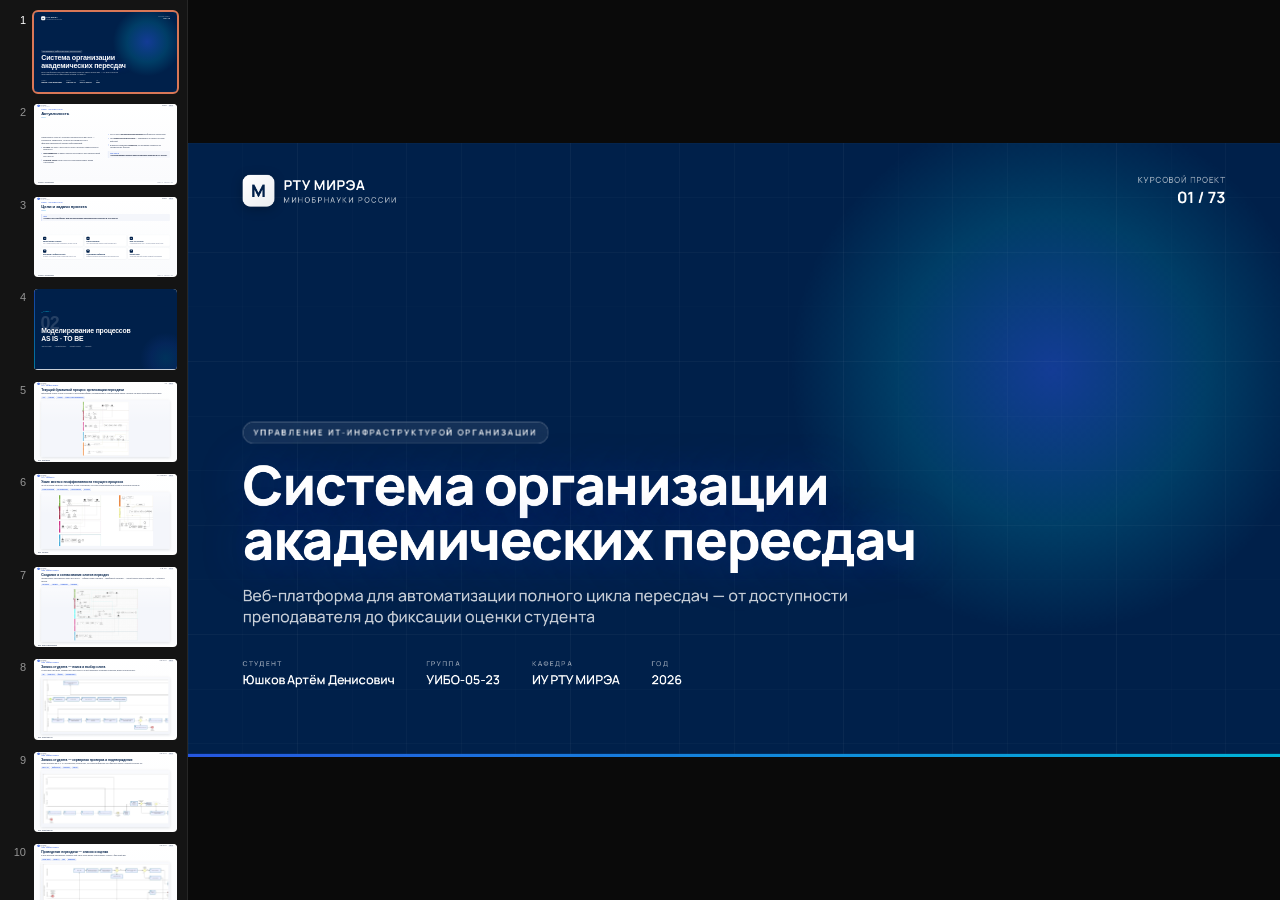
<file: mirea-deck.html>
<!doctype html>
<html lang="ru">
<head>
  <meta charset="utf-8">
  <title>Система пересдач РТУ МИРЭА — Курсовой проект</title>
  <meta name="viewport" content="width=device-width, initial-scale=1">
  <link rel="stylesheet" href="mirea-deck.css">
</head>
<body>
<deck-stage>

<section data-screen-label="01 Титул">
  <div class="cover">
    <div class="cover-bg-grid"></div>
    <div class="cv-bar">
      <div class="brand-mark">М</div>
      <h3>РТУ МИРЭА<small>МИНОБРНАУКИ РОССИИ</small></h3>
    </div>
    <div class="pg-corner">КУРСОВОЙ ПРОЕКТ<b>— / —</b></div>

    <div class="cover-body">
      <div class="cover-eyebrow">Управление ИТ-инфраструктурой организации</div>
      <h1 class="cover-title">Система организации академических пересдач</h1>
      <div class="cover-sub">Веб-платформа для автоматизации полного цикла пересдач — от доступности преподавателя до фиксации оценки студента</div>

      <div class="cover-meta">
        <div class="cell"><label>Студент</label><value>Юшков Артём Денисович</value></div>
        <div class="cell"><label>Группа</label><value>УИБО-05-23</value></div>
        <div class="cell"><label>Кафедра</label><value>ИУ РТУ МИРЭА</value></div>
        <div class="cell"><label>Год</label><value>2026</value></div>
      </div>
    </div>
  </div>
</section>

<section data-screen-label="02 Актуальность">
  
  <div class="bar">
    <div class="brand"><div class="brand-mark">М</div><div class="brand-text">РТУ МИРЭА<small>СИСТЕМА ПЕРЕСДАЧ</small></div></div>
    <div class="spacer"></div>
    <div class="meta"><span>КОНТЕКСТ</span><span class="pg">— / —</span></div>
  </div>
  <div class="stage">
    <div class="eyebrow">Раздел 1 · Постановка задачи</div>
    <h2 class="title">Актуальность</h2>
    <div class="rule"></div>
    
    <div class="grid-2" style="gap:64px">
      <div>
        <p class="lead">Пересдачи в МИРЭА сегодня организуются вручную — бумажные заявления, устные договорённости и фрагментированный обмен информацией.</p>
        <ul class="bullets">
          <li><b>Студент</b> не знает о доступных слотах и не может самостоятельно записаться</li>
          <li><b>Преподаватель</b> не имеет единого инструмента для указания своей доступности</li>
          <li><b>Учебный отдел</b> тратит часы на согласование между всеми участниками</li>
        </ul>
      </div>
      <div>
        <ul class="bullets">
          <li>Отсутствует <b>автоматическая проверка</b> конфликтов в расписании</li>
          <li>Нет <b>единого журнала аудита</b> — невозможно отследить историю действий</li>
          <li>Бумажные заявления <b>теряются</b>, согласования срываются по человеческому фактору</li>
        </ul>
        <div class="callout" style="margin-top:32px">
          <small>Цель работы</small>
          Автоматизировать полный цикл организации пересдач в РТУ МИРЭА
        </div>
      </div>
    </div>
  </div>
  <div class="foot"><strong>РТУ МИРЭА · Система пересдач</strong><span class="spacer"></span>Юшков А. Д. · УИБО-05-23 · 2026</div>
</section>

<section data-screen-label="03 Цели и задачи">
  
  <div class="bar">
    <div class="brand"><div class="brand-mark">М</div><div class="brand-text">РТУ МИРЭА<small>СИСТЕМА ПЕРЕСДАЧ</small></div></div>
    <div class="spacer"></div>
    <div class="meta"><span>КОНТЕКСТ</span><span class="pg">— / —</span></div>
  </div>
  <div class="stage">
    <div class="eyebrow">Раздел 1 · Постановка задачи</div>
    <h2 class="title">Цели и задачи проекта</h2>
    <div class="rule"></div>
    
    <div class="callout" style="font-size:24px; margin-bottom:36px">
      <small>Цель</small>
      Создать веб-платформу для автоматизации академических пересдач в РТУ МИРЭА
    </div>
    <div class="tile-grid" style="grid-template-columns:repeat(3,1fr); gap:18px">
      
        <div class="tile">
          <div class="ic">01</div>
          <h4>Личный кабинет студента</h4>
          <p>LKS — просмотр долгов, запись на пересдачи, контроль статусов</p>
        </div>
        <div class="tile">
          <div class="ic">02</div>
          <h4>Портал персонала</h4>
          <p>LKP с разграничением прав для 6 ролей по модели RBAC</p>
        </div>
        <div class="tile">
          <div class="ic">03</div>
          <h4>REST API на NestJS</h4>
          <p>С интеграцией МИРЭА SSO — Keycloak, OpenID Connect, PKCE</p>
        </div>
        <div class="tile">
          <div class="ic">04</div>
          <h4>Интеграция с инфраструктурой</h4>
          <p>lk.mirea.ru (HTML-парсинг долгов) и расписанием МИРЭА (iCal)</p>
        </div>
        <div class="tile">
          <div class="ic">05</div>
          <h4>Автопроверка конфликтов</h4>
          <p>Конфликты расписания обнаруживаются при создании слотов</p>
        </div>
        <div class="tile">
          <div class="ic">06</div>
          <h4>Полный аудит</h4>
          <p>Журнал всех действий в системе с привязкой к пользователю</p>
        </div>
    </div>
  </div>
  <div class="foot"><strong>РТУ МИРЭА · Система пересдач</strong><span class="spacer"></span>Юшков А. Д. · УИБО-05-23 · 2026</div>
</section>

<section data-screen-label="04 Моделирование — Раздел">
  <div class="divider">
    <div class="lbl">Раздел 2</div>
    <div class="num">02</div>
    <h2 class="ttl">Моделирование процессов<br>AS IS · TO BE</h2>
    <div class="dot-list"><span>BPMN-нотация</span><span>Текущий процесс</span><span>Целевой процесс</span><span>7 моделей</span></div>
  </div>
</section>

<section data-screen-label="05 AS IS текущий">
  
  <div class="bar">
    <div class="brand"><div class="brand-mark">М</div><div class="brand-text">РТУ МИРЭА<small>СИСТЕМА ПЕРЕСДАЧ</small></div></div>
    <div class="spacer"></div>
    <div class="meta"><span>AS IS</span><span class="pg">— / —</span></div>
  </div>
  <div class="stage" style="padding:48px 96px 28px 96px">
    <div class="eyebrow">AS IS · Текущий процесс</div>
    <h2 class="title sm">Текущий бумажный процесс организации пересдачи</h2>
    <p class="bpmn-lead">Действующий процесс собран на интервью с работниками кафедры, преподавателями и учебным отделом. Видны 4 дорожки участников и десятки шагов на бумаге.</p>
    <div class="bpmn-tags"><span class="tag outline">AS IS</span><span class="tag outline">4 дорожки</span><span class="tag outline">~24 шагов</span><span class="tag outline">бумага и устные договорённости</span></div>
    <div class="bpmn-block">
      <img src="assets/image-4-1.jpeg" alt="Текущий бумажный процесс организации пересдачи" loading="eager" decoding="sync">
    </div>
  </div>
  <div class="foot"><strong>BPMN · полный процесс</strong><span class="spacer"></span></div>
</section>

<section data-screen-label="06 AS IS проблемы">
  
  <div class="bar">
    <div class="brand"><div class="brand-mark">М</div><div class="brand-text">РТУ МИРЭА<small>СИСТЕМА ПЕРЕСДАЧ</small></div></div>
    <div class="spacer"></div>
    <div class="meta"><span>AS IS · УЗКИЕ МЕСТА</span><span class="pg">— / —</span></div>
  </div>
  <div class="stage" style="padding:48px 96px 28px 96px">
    <div class="eyebrow">AS IS · Узкие места</div>
    <h2 class="title sm">Узкие места и неэффективности текущего процесса</h2>
    <p class="bpmn-lead">На той же модели подсвечены точки потерь: ручные согласования, отсутствие синхронизации между ролями и потерянные документы.</p>
    <div class="bpmn-tags"><span class="tag outline">ручные согласования</span><span class="tag outline">нет синхронизации</span><span class="tag outline">утечка документов</span><span class="tag outline">нет аудита</span></div>
    <div class="bpmn-block">
      <img src="assets/image-5-1.jpeg" alt="Узкие места и неэффективности текущего процесса" loading="eager" decoding="sync">
    </div>
  </div>
  <div class="foot"><strong>BPMN · точки потерь</strong><span class="spacer"></span></div>
</section>

<section data-screen-label="07 TO BE Создание расписания">
  
  <div class="bar">
    <div class="brand"><div class="brand-mark">М</div><div class="brand-text">РТУ МИРЭА<small>СИСТЕМА ПЕРЕСДАЧ</small></div></div>
    <div class="spacer"></div>
    <div class="meta"><span>TO BE · ШАГ 1</span><span class="pg">— / —</span></div>
  </div>
  <div class="stage" style="padding:48px 96px 28px 96px">
    <div class="eyebrow">TO BE · Целевой процесс</div>
    <h2 class="title sm">Создание и согласование слотов пересдач</h2>
    <p class="bpmn-lead">Целевая модель: преподаватель задаёт доступность → кафедра создаёт черновики → завкафедрой утверждает → учебный отдел публикует. Каждый шаг — действие в системе.</p>
    <div class="bpmn-tags"><span class="tag outline">доступность</span><span class="tag outline">черновик</span><span class="tag outline">утверждение</span><span class="tag outline">публикация</span></div>
    <div class="bpmn-block">
      <img src="assets/image-6-1.jpeg" alt="Создание и согласование слотов пересдач" loading="eager" decoding="sync">
    </div>
  </div>
  <div class="foot"><strong>BPMN · процесс создания расписания</strong><span class="spacer"></span></div>
</section>

<section data-screen-label="08 TO BE Запись — часть 1">
  
  <div class="bar">
    <div class="brand"><div class="brand-mark">М</div><div class="brand-text">РТУ МИРЭА<small>СИСТЕМА ПЕРЕСДАЧ</small></div></div>
    <div class="spacer"></div>
    <div class="meta"><span>TO BE · ШАГ 2.1</span><span class="pg">— / —</span></div>
  </div>
  <div class="stage" style="padding:48px 96px 28px 96px">
    <div class="eyebrow">TO BE · Целевой процесс</div>
    <h2 class="title sm">Запись студента — поиск и выбор слота</h2>
    <p class="bpmn-lead">Студент видит свои долги, открывает доступные слоты по нужной дисциплине и оценивает аудиторию, время и количество мест.</p>
    <div class="bpmn-tags"><span class="tag outline">ЛКС</span><span class="tag outline">выбор слота</span><span class="tag outline">фильтры</span><span class="tag outline">свободные места</span></div>
    <div class="bpmn-block">
      <img src="assets/image-7-1.jpeg" alt="Запись студента — поиск и выбор слота" loading="eager" decoding="sync">
    </div>
  </div>
  <div class="foot"><strong>BPMN · сценарий записи (1/2)</strong><span class="spacer"></span></div>
</section>

<section data-screen-label="09 TO BE Запись — часть 2">
  
  <div class="bar">
    <div class="brand"><div class="brand-mark">М</div><div class="brand-text">РТУ МИРЭА<small>СИСТЕМА ПЕРЕСДАЧ</small></div></div>
    <div class="spacer"></div>
    <div class="meta"><span>TO BE · ШАГ 2.2</span><span class="pg">— / —</span></div>
  </div>
  <div class="stage" style="padding:48px 96px 28px 96px">
    <div class="eyebrow">TO BE · Целевой процесс</div>
    <h2 class="title sm">Запись студента — серверная проверка и подтверждение</h2>
    <p class="bpmn-lead">Сервер проверяет BR-01 (≥ 12 ч до пересдачи), наличие мест, отсутствие конфликтов в iCal и фиксирует запись с пометкой источника self.</p>
    <div class="bpmn-tags"><span class="tag outline">BR-01 ≥ 12 ч</span><span class="tag outline">конфликты iCal</span><span class="tag outline">enrollments</span><span class="tag outline">audit log</span></div>
    <div class="bpmn-block">
      <img src="assets/image-7-2.jpeg" alt="Запись студента — серверная проверка и подтверждение" loading="eager" decoding="sync">
    </div>
  </div>
  <div class="foot"><strong>BPMN · сценарий записи (2/2)</strong><span class="spacer"></span></div>
</section>

<section data-screen-label="10 TO BE Проведение — часть 1">
  
  <div class="bar">
    <div class="brand"><div class="brand-mark">М</div><div class="brand-text">РТУ МИРЭА<small>СИСТЕМА ПЕРЕСДАЧ</small></div></div>
    <div class="spacer"></div>
    <div class="meta"><span>TO BE · ШАГ 3.1</span><span class="pg">— / —</span></div>
  </div>
  <div class="stage" style="padding:48px 96px 28px 96px">
    <div class="eyebrow">TO BE · Целевой процесс</div>
    <h2 class="title sm">Проведение пересдачи — список и оценка</h2>
    <p class="bpmn-lead">В день пересдачи преподаватель открывает свой список и проставляет оценки каждому студенту с фиксацией явки.</p>
    <div class="bpmn-tags"><span class="tag outline">список группы</span><span class="tag outline">оценка 2–5</span><span class="tag outline">явка</span><span class="tag outline">комментарий</span></div>
    <div class="bpmn-block">
      <img src="assets/image-8-1.jpeg" alt="Проведение пересдачи — список и оценка" loading="eager" decoding="sync">
    </div>
  </div>
  <div class="foot"><strong>BPMN · оценка студентов</strong><span class="spacer"></span></div>
</section>

<section data-screen-label="11 TO BE Проведение — часть 2">
  
  <div class="bar">
    <div class="brand"><div class="brand-mark">М</div><div class="brand-text">РТУ МИРЭА<small>СИСТЕМА ПЕРЕСДАЧ</small></div></div>
    <div class="spacer"></div>
    <div class="meta"><span>TO BE · ШАГ 3.2</span><span class="pg">— / —</span></div>
  </div>
  <div class="stage" style="padding:48px 96px 28px 96px">
    <div class="eyebrow">TO BE · Целевой процесс</div>
    <h2 class="title sm">Проведение пересдачи — фиксация результата</h2>
    <p class="bpmn-lead">Результат проходит через сервис: при оценке ≥ 3 — долг автоматически закрывается (BR-03), запись получает статус completed, действие пишется в AuditLog.</p>
    <div class="bpmn-tags"><span class="tag outline">BR-03</span><span class="tag outline">auto close debt</span><span class="tag outline">completed</span><span class="tag outline">audit</span></div>
    <div class="bpmn-block">
      <img src="assets/image-8-2.jpeg" alt="Проведение пересдачи — фиксация результата" loading="eager" decoding="sync">
    </div>
  </div>
  <div class="foot"><strong>BPMN · фиксация результата</strong><span class="spacer"></span></div>
</section>

<section data-screen-label="12 TO BE Результат — часть 1">
  
  <div class="bar">
    <div class="brand"><div class="brand-mark">М</div><div class="brand-text">РТУ МИРЭА<small>СИСТЕМА ПЕРЕСДАЧ</small></div></div>
    <div class="spacer"></div>
    <div class="meta"><span>TO BE · ШАГ 4.1</span><span class="pg">— / —</span></div>
  </div>
  <div class="stage" style="padding:48px 96px 28px 96px">
    <div class="eyebrow">TO BE · Целевой процесс</div>
    <h2 class="title sm">Результат — уведомление студента</h2>
    <p class="bpmn-lead">После фиксации результата система рассылает уведомление студенту и обновляет статус задолженности в его кабинете.</p>
    <div class="bpmn-tags"><span class="tag outline">notifications</span><span class="tag outline">closed/active</span><span class="tag outline">статус долга</span></div>
    <div class="bpmn-block">
      <img src="assets/image-9-1.jpeg" alt="Результат — уведомление студента" loading="eager" decoding="sync">
    </div>
  </div>
  <div class="foot"><strong>BPMN · уведомление студента</strong><span class="spacer"></span></div>
</section>

<section data-screen-label="13 TO BE Результат — часть 2">
  
  <div class="bar">
    <div class="brand"><div class="brand-mark">М</div><div class="brand-text">РТУ МИРЭА<small>СИСТЕМА ПЕРЕСДАЧ</small></div></div>
    <div class="spacer"></div>
    <div class="meta"><span>TO BE · ШАГ 4.2</span><span class="pg">— / —</span></div>
  </div>
  <div class="stage" style="padding:48px 96px 28px 96px">
    <div class="eyebrow">TO BE · Целевой процесс</div>
    <h2 class="title sm">Результат — отчётность и аудит</h2>
    <p class="bpmn-lead">Учебный отдел получает итоговую ведомость по пересдаче, любые действия — в журнале аудита с временной меткой и пользователем.</p>
    <div class="bpmn-tags"><span class="tag outline">ведомость</span><span class="tag outline">аудит</span><span class="tag outline">учебный отдел</span></div>
    <div class="bpmn-block">
      <img src="assets/image-9-2.jpeg" alt="Результат — отчётность и аудит" loading="eager" decoding="sync">
    </div>
  </div>
  <div class="foot"><strong>BPMN · отчёт и аудит</strong><span class="spacer"></span></div>
</section>

<section data-screen-label="14 TO BE Администрирование">
  
  <div class="bar">
    <div class="brand"><div class="brand-mark">М</div><div class="brand-text">РТУ МИРЭА<small>СИСТЕМА ПЕРЕСДАЧ</small></div></div>
    <div class="spacer"></div>
    <div class="meta"><span>TO BE · АДМИНИСТРИРОВАНИЕ</span><span class="pg">— / —</span></div>
  </div>
  <div class="stage" style="padding:48px 96px 28px 96px">
    <div class="eyebrow">TO BE · Целевой процесс</div>
    <h2 class="title sm">Администрирование пользователей и данных</h2>
    <p class="bpmn-lead">Параллельный процесс: администратор управляет пользователями, ролями, долгами и любыми сущностями с полным аудитом изменений.</p>
    <div class="bpmn-tags"><span class="tag outline">admin</span><span class="tag outline">soft delete</span><span class="tag outline">history</span><span class="tag outline">audit</span></div>
    <div class="bpmn-block">
      <img src="assets/image-10-1.jpeg" alt="Администрирование пользователей и данных" loading="eager" decoding="sync">
    </div>
  </div>
  <div class="foot"><strong>BPMN · администрирование системы</strong><span class="spacer"></span></div>
</section>

<section data-screen-label="15 Архитектура — Раздел">
  <div class="divider">
    <div class="lbl">Раздел 3</div>
    <div class="num">03</div>
    <h2 class="ttl">Архитектура<br>и технологический стек</h2>
    <div class="dot-list"><span>NestJS · React · PostgreSQL</span><span>Монорепо</span><span>3 приложения</span><span>JWT + RBAC</span></div>
  </div>
</section>

<section data-screen-label="16 Технологический стек">
  
  <div class="bar">
    <div class="brand"><div class="brand-mark">М</div><div class="brand-text">РТУ МИРЭА<small>СИСТЕМА ПЕРЕСДАЧ</small></div></div>
    <div class="spacer"></div>
    <div class="meta"><span>СТЕК</span><span class="pg">— / —</span></div>
  </div>
  <div class="stage">
    <div class="eyebrow">Раздел 3 · Архитектура</div>
    <h2 class="title">Технологический стек</h2>
    <div class="rule"></div>
    
    <div class="kvlist">
      <div class="k">Backend</div><div class="v"><code>NestJS 10</code> · <code>TypeORM</code> · <code>PostgreSQL 15</code></div><div class="k">Frontend</div><div class="v"><code>React 18</code> · <code>Vite 5</code> · <code>Tailwind CSS 3</code></div><div class="k">State / Data</div><div class="v"><code>TanStack Query v5</code> · <code>Zustand</code></div><div class="k">Монорепо</div><div class="v"><code>pnpm workspaces</code> + <code>Turborepo</code></div><div class="k">Типизация</div><div class="v"><code>TypeScript 5</code>, общий пакет <code>@mirea/types</code></div><div class="k">UI-компоненты</div><div class="v">Общая библиотека <code>@mirea/ui</code></div><div class="k">Авторизация</div><div class="v"><code>JWT (passport-jwt)</code> + <code>@Roles()</code> + <code>RolesGuard</code></div><div class="k">HTTP-клиент</div><div class="v"><code>Axios</code> + interceptor — JWT, auto-logout при 401</div><div class="k">Интеграции</div><div class="v">Keycloak SSO · Pulse gRPC · lk.mirea.ru · schedule-of.mirea.ru</div>
    </div>
  </div>
  <div class="foot"><strong>РТУ МИРЭА · Система пересдач</strong><span class="spacer"></span>Юшков А. Д. · УИБО-05-23 · 2026</div>
</section>

<section data-screen-label="17 Архитектура системы">
  
  <div class="bar">
    <div class="brand"><div class="brand-mark">М</div><div class="brand-text">РТУ МИРЭА<small>СИСТЕМА ПЕРЕСДАЧ</small></div></div>
    <div class="spacer"></div>
    <div class="meta"><span>АРХИТЕКТУРА</span><span class="pg">— / —</span></div>
  </div>
  <div class="stage">
    <div class="eyebrow">Раздел 3 · Архитектура</div>
    <h2 class="title">3 приложения, единый API и интеграции с МИРЭА</h2>
    <div class="rule"></div>
    
    <div class="arch">
      <div class="arch-row">
        <div class="arch-tile">
          <div class="kk">КЛИЕНТ · ПОРТ 3000</div>
          <div class="ll">ЛКС — Студент</div>
          <div class="dd">React 18 + Vite — личный кабинет, запись на пересдачи</div>
        </div>
        <div class="arch-tile">
          <div class="kk">КЛИЕНТ · ПОРТ 3001</div>
          <div class="ll">ЛКП — Персонал</div>
          <div class="dd">React 18 + Vite — портал для 6 ролей RBAC</div>
        </div>
      </div>
      <div class="arch-conn">↓ &nbsp; HTTP / REST &nbsp; ↓</div>
      <div class="arch-row">
        <div class="arch-tile primary" style="flex:2">
          <div class="kk">API · ПОРТ 4000</div>
          <div class="ll">NestJS — REST API</div>
          <div class="dd">JWT (passport-jwt) + RolesGuard + @Roles() · ValidationPipe · CORS</div>
        </div>
      </div>
      <div class="arch-conn">↓ &nbsp; внешние интеграции &nbsp; ↓</div>
      <div class="arch-row">
        
          <div class="arch-tile">
            <div class="kk">БД</div>
            <div class="ll">PostgreSQL 15</div>
            <div class="dd">основная БД, TypeORM</div>
          </div>
          <div class="arch-tile">
            <div class="kk">SSO</div>
            <div class="ll">sso.mirea.ru</div>
            <div class="dd">Keycloak · OpenID PKCE</div>
          </div>
          <div class="arch-tile">
            <div class="kk">ЛК</div>
            <div class="ll">lk.mirea.ru</div>
            <div class="dd">Bitrix-сессия · HTML-парсинг</div>
          </div>
          <div class="arch-tile">
            <div class="kk">РАСПИСАНИЕ</div>
            <div class="ll">schedule-of.mirea.ru</div>
            <div class="dd">REST + iCal · конфликты</div>
          </div>
          <div class="arch-tile">
            <div class="kk">PULSE</div>
            <div class="ll">attendance.mirea.ru</div>
            <div class="dd">gRPC · GetMeInfo</div>
          </div>
      </div>
    </div>
  </div>
  <div class="foot"><strong>РТУ МИРЭА · Система пересдач</strong><span class="spacer"></span>Юшков А. Д. · УИБО-05-23 · 2026</div>
</section>

<section data-screen-label="18 Монорепозиторий">
  
  <div class="bar">
    <div class="brand"><div class="brand-mark">М</div><div class="brand-text">РТУ МИРЭА<small>СИСТЕМА ПЕРЕСДАЧ</small></div></div>
    <div class="spacer"></div>
    <div class="meta"><span>МОНОРЕПО</span><span class="pg">— / —</span></div>
  </div>
  <div class="stage">
    <div class="eyebrow">Раздел 3 · Архитектура</div>
    <h2 class="title">Монорепозиторий — Turborepo + pnpm workspaces</h2>
    <div class="rule"></div>
    
    <div class="grid-2">
      <div>
        <p class="lead" style="font-size:24px">Единый репозиторий: 3 приложения и 3 общих пакета объединены в одно дерево с параллельной сборкой и кэшированием артефактов.</p>
        <div class="callout">
          <small>Один deps-граф · одна команда</small>
          pnpm dev запускает API + LKS + LKP одновременно через Turbo
        </div>
      </div>
      <div>
        <table class="tbl">
          <thead><tr><th>Пакет</th><th>Описание</th></tr></thead>
          <tbody>
            <tr><td class="kk">apps/api</td><td>NestJS backend · порт 4000</td></tr><tr><td class="kk">apps/lks</td><td>React SPA для студентов · порт 3000</td></tr><tr><td class="kk">apps/lkp</td><td>React SPA для персонала · порт 3001</td></tr><tr><td class="kk">packages/types</td><td>TS-интерфейсы: User, Debt, RetakeSlot, Enrollment, Result</td></tr><tr><td class="kk">packages/ui</td><td>UI-компоненты: AppShell, Button, Badge, Modal, SlotCard, Table</td></tr><tr><td class="kk">packages/config</td><td>общие tsconfig.base.json и tailwind.base.ts</td></tr>
          </tbody>
        </table>
      </div>
    </div>
  </div>
  <div class="foot"><strong>РТУ МИРЭА · Система пересдач</strong><span class="spacer"></span>Юшков А. Д. · УИБО-05-23 · 2026</div>
</section>

<section data-screen-label="19 ЛКС — Раздел">
  <div class="divider">
    <div class="lbl">Раздел 4</div>
    <div class="num">04</div>
    <h2 class="ttl">Личный кабинет<br>студента — ЛКС</h2>
    <div class="dot-list"><span>SSO · локальный · 2FA</span><span>Долги и пересдачи</span><span>Запись в один клик</span></div>
  </div>
</section>

<section data-screen-label="20 ЛКС возможности">
  
  <div class="bar">
    <div class="brand"><div class="brand-mark">М</div><div class="brand-text">РТУ МИРЭА<small>СИСТЕМА ПЕРЕСДАЧ</small></div></div>
    <div class="spacer"></div>
    <div class="meta"><span>ЛКС · ВОЗМОЖНОСТИ</span><span class="pg">— / —</span></div>
  </div>
  <div class="stage">
    <div class="eyebrow">Раздел 4 · Личный кабинет студента</div>
    <h2 class="title">Что умеет ЛКС</h2>
    <div class="rule"></div>
    
    <div class="grid-2" style="gap:64px">
      <ul class="bullets">
        <li><b>Аутентификация:</b> МИРЭА SSO (Keycloak, PKCE) + локальный вход + 2FA</li>
        <li><b>Долги из внутренней БД</b> с кнопкой «Записаться»</li>
        <li><b>Долги с lk.mirea.ru</b> в реальном времени — HTML-парсинг через SSO-сессию</li>
        <li><b>Запись на пересдачу:</b> выбор слота, проверка мест, подтверждение</li>
      </ul>
      <ul class="bullets">
        <li><b>BR-01:</b> запись возможна не позже чем за <b>12 часов</b> до начала</li>
        <li><b>Просмотр своих записей</b> и статуса: <code>enrolled</code> · <code>completed</code> · <code>absent</code></li>
        <li><b>BR-03:</b> автоматическое закрытие задолженности при оценке ≥ 3</li>
      </ul>
    </div>
    <div class="kpi-row" style="margin-top:48px">
      <div class="kpi"><div class="v">2</div><div class="l">источника<br>задолженностей</div></div>
      <div class="kpi"><div class="v">3</div><div class="l">способа<br>аутентификации</div></div>
      <div class="kpi"><div class="v">12 ч</div><div class="l">минимум до начала<br>(BR-01)</div></div>
      <div class="kpi"><div class="v">авто</div><div class="l">закрытие долга<br>при оценке ≥ 3</div></div>
    </div>
  </div>
  <div class="foot"><strong>РТУ МИРЭА · Система пересдач</strong><span class="spacer"></span>Юшков А. Д. · УИБО-05-23 · 2026</div>
</section>

<section data-screen-label="21 ЛКС Вход — MIREA SSO и 2FA">
  
  <div class="bar">
    <div class="brand"><div class="brand-mark">М</div><div class="brand-text">РТУ МИРЭА<small>СИСТЕМА ПЕРЕСДАЧ</small></div></div>
    <div class="spacer"></div>
    <div class="meta"><span>ЛКС · ВХОД · MIREA SSO</span><span class="pg">— / —</span></div>
  </div>
  <div class="stage" style="padding-bottom:32px">
    <div class="eyebrow">Раздел 4 · ЛКС · Вход</div>
    <h2 class="title sm" style="margin-bottom:18px">MIREA SSO — вход для всех студентов</h2>
    <div class="rule" style="margin-bottom:24px"></div>
    <div class="shot-split shot-dual">
      <div class="shot-dual-stack">
    <div class="browser">
      <div class="bb"><i></i><i></i><i></i><div class="url">lks.mirea.ru/login</div></div>
      <div class="bd contain"><img src="assets/image-15-1.png" alt="Шаг 1 · форма SSO" loading="eager" decoding="sync"></div>
      <div class="shot-cap">Шаг 1 · форма SSO</div>
    </div>
    <div class="browser">
      <div class="bb"><i></i><i></i><i></i><div class="url">sso.mirea.ru/.../auth?2fa</div></div>
      <div class="bd contain"><img src="assets/image-15-2.png" alt="Шаг 2 · 2FA через Keycloak" loading="eager" decoding="sync"></div>
      <div class="shot-cap">Шаг 2 · 2FA через Keycloak</div>
    </div></div>
      
    <div class="shot-side">
      <div class="what">ЕДИНЫЙ ВХОД</div>
      <h3>Один поток — SSO с 2FA</h3>
      <p class="lead">Студент авторизуется институтским логином через sso.mirea.ru. Если в Keycloak включена 2FA — после пароля запрашивается одноразовый код.</p>
      <ul class="bullets"><li><b>OpenID Connect</b> · PKCE без client_secret</li><li><code>code_verifier</code> (64 байта) → <code>code_challenge</code> = SHA-256</li><li><code>POST /auth/mirea/login</code> → <code>/auth/mirea/otp</code> при 2FA</li><li>После входа — <code>gRPC GetMeInfo</code> на attendance.mirea.ru за ФИО</li></ul>
      <div class="stamp"><div class="step-dot">1</div><div>Способ 1 из 2 · Аутентификация</div></div>
    </div>
    </div>
  </div>
  <div class="foot"><strong>Авторизация студента · SSO</strong><span class="spacer"></span>sso.mirea.ru · OpenID PKCE + 2FA</div>
</section>

<section data-screen-label="22 ЛКС Вход — локальный аккаунт">
  
  <div class="bar">
    <div class="brand"><div class="brand-mark">М</div><div class="brand-text">РТУ МИРЭА<small>СИСТЕМА ПЕРЕСДАЧ</small></div></div>
    <div class="spacer"></div>
    <div class="meta"><span>ЛКС · ВХОД · ЛОКАЛЬНО</span><span class="pg">— / —</span></div>
  </div>
  <div class="stage" style="padding-bottom:32px">
    <div class="eyebrow">Раздел 4 · ЛКС · Вход</div>
    <h2 class="title sm" style="margin-bottom:18px">Локальный вход — для тестов и сервиса</h2>
    <div class="rule" style="margin-bottom:24px"></div>
    <div class="shot-split rev">
    <div class="shot-side">
      <div class="what">СПОСОБ 2</div>
      <h3>Email + пароль, отдельно от МИРЭА</h3>
      <p class="lead">Резервный способ для тестовых аккаунтов и служебных пользователей. Не зависит от sso.mirea.ru и работает даже когда SSO недоступен.</p>
      <ul class="bullets"><li>Пароль хранится как <code>bcrypt</code>-хэш</li><li><code>POST /auth/login</code> → тот же JWT, что и SSO</li><li>Тестовые аккаунты: <code>student01..15@mirea.ru</code>, <code>teacher@mirea.ru</code>, <code>admin@mirea.ru</code></li><li>RolesGuard работает одинаково — права не зависят от способа входа</li></ul>
      <div class="stamp"><div class="step-dot">2</div><div>Способ 2 из 2 · Аутентификация</div></div>
    </div>
    <div class="browser">
      <div class="bb"><i></i><i></i><i></i><div class="url">lks.mirea.ru/login?mode=local</div></div>
      <div class="bd contain"><img src="assets/lks-login-local.png" alt="Email + пароль, отдельно от МИРЭА" loading="eager" decoding="sync"></div>
    </div></div>
  </div>
  <div class="foot"><strong>Резервный вход</strong><span class="spacer"></span>bcrypt · service-аккаунты</div>
</section>

<section data-screen-label="23 ЛКС Долги — внутренняя БД">
  
  <div class="bar">
    <div class="brand"><div class="brand-mark">М</div><div class="brand-text">РТУ МИРЭА<small>СИСТЕМА ПЕРЕСДАЧ</small></div></div>
    <div class="spacer"></div>
    <div class="meta"><span>ЛКС · ЗАДОЛЖЕННОСТИ</span><span class="pg">— / —</span></div>
  </div>
  <div class="stage" style="padding-bottom:32px">
    <div class="eyebrow">Раздел 4 · ЛКС · Долги</div>
    <h2 class="title sm" style="margin-bottom:18px">Долги из внутренней базы</h2>
    <div class="rule" style="margin-bottom:24px"></div>
    <div class="shot-split">
    <div class="browser">
      <div class="bb"><i></i><i></i><i></i><div class="url">lks.mirea.ru/debts</div></div>
      <div class="bd contain"><img src="assets/image-16-1.png" alt="Авторитетные долги из БД системы" loading="eager" decoding="sync"></div>
    </div>
    <div class="shot-side">
      <div class="what">ИСТОЧНИК 1</div>
      <h3>Авторитетные долги из БД системы</h3>
      <p class="lead">Записи Debt создаются учебным отделом и администратором. Кнопка «Записаться» сразу ведёт на ближайшие доступные слоты.</p>
      <ul class="bullets"><li>Статусы <code>active</code> · <code>closed</code> · <code>unresolved</code></li><li>Подсветка дисциплин с приближающимся дедлайном</li><li>Авто-закрытие при оценке ≥ 3 (BR-03)</li></ul>
      <div class="stamp"><div class="step-dot">1</div><div>Источник 1 из 2</div></div>
    </div></div>
  </div>
  <div class="foot"><strong>Источник 1</strong><span class="spacer"></span>таблица Debt в PostgreSQL</div>
</section>

<section data-screen-label="24 ЛКС Долги — lk.mirea.ru">
  
  <div class="bar">
    <div class="brand"><div class="brand-mark">М</div><div class="brand-text">РТУ МИРЭА<small>СИСТЕМА ПЕРЕСДАЧ</small></div></div>
    <div class="spacer"></div>
    <div class="meta"><span>ЛКС · ЗАДОЛЖЕННОСТИ</span><span class="pg">— / —</span></div>
  </div>
  <div class="stage" style="padding-bottom:32px">
    <div class="eyebrow">Раздел 4 · ЛКС · Долги</div>
    <h2 class="title sm" style="margin-bottom:18px">Долги с lk.mirea.ru — live</h2>
    <div class="rule" style="margin-bottom:24px"></div>
    <div class="shot-split rev">
    <div class="shot-side">
      <div class="what">ИСТОЧНИК 2</div>
      <h3>Парсинг живых данных с lk.mirea.ru</h3>
      <p class="lead">Параллельно сервер открывает SSO-сессию в Bitrix-ЛК, проходит 7-шаговый редирект и парсит HTML-таблицу долгов.</p>
      <ul class="bullets"><li>Эмуляция браузерной сессии · <code>SimpleCookieJar</code></li><li>Маршрут редиректов: SSO → ЛК → selectStudentProfile</li><li>Кэш на 5 минут, чтобы не нагружать lk.mirea.ru</li></ul>
      <div class="stamp"><div class="step-dot">2</div><div>Источник 2 из 2</div></div>
    </div>
    <div class="browser">
      <div class="bb"><i></i><i></i><i></i><div class="url">lks.mirea.ru/debts?source=lk.mirea.ru</div></div>
      <div class="bd contain"><img src="assets/image-16-2.png" alt="Парсинг живых данных с lk.mirea.ru" loading="eager" decoding="sync"></div>
    </div></div>
  </div>
  <div class="foot"><strong>Источник 2</strong><span class="spacer"></span>lk.mirea.ru · HTML-парсинг</div>
</section>

<section data-screen-label="25 ЛКС Поиск расписания — по группе">
  
  <div class="bar">
    <div class="brand"><div class="brand-mark">М</div><div class="brand-text">РТУ МИРЭА<small>СИСТЕМА ПЕРЕСДАЧ</small></div></div>
    <div class="spacer"></div>
    <div class="meta"><span>ЛКС · РАСПИСАНИЕ</span><span class="pg">— / —</span></div>
  </div>
  <div class="stage" style="padding-bottom:32px">
    <div class="eyebrow">Раздел 4 · ЛКС · Расписание МИРЭА</div>
    <h2 class="title sm" style="margin-bottom:18px">Поиск расписания по группе</h2>
    <div class="rule" style="margin-bottom:24px"></div>
    <div class="shot-split">
    <div class="browser">
      <div class="bb"><i></i><i></i><i></i><div class="url">lks.mirea.ru/schedule?type=group</div></div>
      <div class="bd contain"><img src="assets/image-17-1.png" alt="Расписание тянем по API из МИРЭА" loading="eager" decoding="sync"></div>
    </div>
    <div class="shot-side">
      <div class="what">ИСТОЧНИК ДАННЫХ</div>
      <h3>Расписание тянем по API из МИРЭА</h3>
      <p class="lead">Студент ищет свою группу — выпадает список найденных по подстроке. Данные приходят с <code>schedule-of.mirea.ru</code>, кэшируются на 24 часа.</p>
      <ul class="bullets"><li><code>GET /api/mirea-schedule/search?q=УИБО</code></li><li>Синхронизация раз в 24 ч (<code>MIREA_SCHEDULE_SYNC_INTERVAL_HOURS</code>)</li><li>Поиск охватывает группы, преподавателей и аудитории</li><li>Хранение в <code>MireaScheduleItem</code> с <code>iCalLink</code></li></ul>
      <div class="stamp"><div class="step-dot">1</div><div>Поиск по группе</div></div>
    </div></div>
  </div>
  <div class="foot"><strong>Поиск расписания</strong><span class="spacer"></span>schedule-of.mirea.ru · iCal · 24 ч кэш</div>
</section>

<section data-screen-label="26 ЛКС Поиск расписания — преподаватели и аудитории">
  
  <div class="bar">
    <div class="brand"><div class="brand-mark">М</div><div class="brand-text">РТУ МИРЭА<small>СИСТЕМА ПЕРЕСДАЧ</small></div></div>
    <div class="spacer"></div>
    <div class="meta"><span>ЛКС · РАСПИСАНИЕ</span><span class="pg">— / —</span></div>
  </div>
  <div class="stage" style="padding-bottom:32px">
    <div class="eyebrow">Раздел 4 · ЛКС · Расписание МИРЭА</div>
    <h2 class="title sm" style="margin-bottom:18px">Поиск — преподаватели, аудитории</h2>
    <div class="rule" style="margin-bottom:24px"></div>
    <div class="shot-split rev">
    <div class="shot-side">
      <div class="what">УНИВЕРСАЛЬНЫЙ ПОИСК</div>
      <h3>Группа, преподаватель или аудитория</h3>
      <p class="lead">Тот же эндпоинт ищет по любому типу: группа УИБО-05-23, преподаватель «Морозов», аудитория «А-103». В выдаче — тип сущности и название.</p>
      <ul class="bullets"><li>Тип сущности: <code>group</code> / <code>teacher</code> / <code>room</code></li><li>iCal-фид расписания подгружается по клику</li><li><code>GET /api/mirea-schedule/disciplines/:id/teachers</code></li><li>Эти же данные нужны системе для проверки конфликтов слотов</li></ul>
      <div class="stamp"><div class="step-dot">2</div><div>Универсальный поиск</div></div>
    </div>
    <div class="browser">
      <div class="bb"><i></i><i></i><i></i><div class="url">lks.mirea.ru/schedule?q=Морозов</div></div>
      <div class="bd contain"><img src="assets/image-17-2.png" alt="Группа, преподаватель или аудитория" loading="eager" decoding="sync"></div>
    </div></div>
  </div>
  <div class="foot"><strong>Поиск по преподавателю / аудитории</strong><span class="spacer"></span>/api/mirea-schedule/search</div>
</section>

<section data-screen-label="27 ЛКС Запись — выбор слота">
  
  <div class="bar">
    <div class="brand"><div class="brand-mark">М</div><div class="brand-text">РТУ МИРЭА<small>СИСТЕМА ПЕРЕСДАЧ</small></div></div>
    <div class="spacer"></div>
    <div class="meta"><span>ЛКС · ЗАПИСЬ</span><span class="pg">— / —</span></div>
  </div>
  <div class="stage" style="padding-bottom:32px">
    <div class="eyebrow">Раздел 4 · ЛКС · Запись на пересдачу</div>
    <h2 class="title sm" style="margin-bottom:18px">Шаг 1 · Выбор слота</h2>
    <div class="rule" style="margin-bottom:24px"></div>
    <div class="shot-split">
    <div class="browser">
      <div class="bb"><i></i><i></i><i></i><div class="url">lks.mirea.ru/retakes/enroll?step=1</div></div>
      <div class="bd contain"><img src="assets/image-18-1.png" alt="Студент выбирает удобный слот" loading="eager" decoding="sync"></div>
    </div>
    <div class="shot-side">
      <div class="what">ШАГ 1</div>
      <h3>Студент выбирает удобный слот</h3>
      <p class="lead">Из списка доступных слотов студент кликает «Записаться» — открывается модальное окно подтверждения.</p>
      <ul class="bullets"><li>Свободные слоты подсвечены синим</li><li>Полные — серым, недоступным</li><li>Видно количество мест: 12/20</li></ul>
      <div class="stamp"><div class="step-dot">1</div><div>Шаг 1 из 3</div></div>
    </div></div>
  </div>
  <div class="foot"><strong>Запись · шаг 1</strong><span class="spacer"></span>выбор слота</div>
</section>

<section data-screen-label="28 ЛКС Запись — подтверждение">
  
  <div class="bar">
    <div class="brand"><div class="brand-mark">М</div><div class="brand-text">РТУ МИРЭА<small>СИСТЕМА ПЕРЕСДАЧ</small></div></div>
    <div class="spacer"></div>
    <div class="meta"><span>ЛКС · ЗАПИСЬ</span><span class="pg">— / —</span></div>
  </div>
  <div class="stage" style="padding-bottom:32px">
    <div class="eyebrow">Раздел 4 · ЛКС · Запись на пересдачу</div>
    <h2 class="title sm" style="margin-bottom:18px">Шаг 2 · Подтверждение</h2>
    <div class="rule" style="margin-bottom:24px"></div>
    <div class="shot-split rev">
    <div class="shot-side">
      <div class="what">ШАГ 2</div>
      <h3>Серверная проверка и подтверждение</h3>
      <p class="lead">Перед записью сервер проверяет BR-01 (≥ 12 ч до начала), наличие мест и отсутствие дубликатов записи.</p>
      <ul class="bullets"><li><code>POST /enrollments</code> · идемпотентно</li><li>422 Unprocessable, если правила нарушены</li><li>Транзакция в одном запросе</li></ul>
      <div class="stamp"><div class="step-dot">2</div><div>Шаг 2 из 3</div></div>
    </div>
    <div class="browser">
      <div class="bb"><i></i><i></i><i></i><div class="url">lks.mirea.ru/retakes/enroll?step=2</div></div>
      <div class="bd contain"><img src="assets/image-18-2.png" alt="Серверная проверка и подтверждение" loading="eager" decoding="sync"></div>
    </div></div>
  </div>
  <div class="foot"><strong>Запись · шаг 2</strong><span class="spacer"></span>проверка BR-01</div>
</section>

<section data-screen-label="29 ЛКС Запись — повторная запись запрещена">
  
  <div class="bar">
    <div class="brand"><div class="brand-mark">М</div><div class="brand-text">РТУ МИРЭА<small>СИСТЕМА ПЕРЕСДАЧ</small></div></div>
    <div class="spacer"></div>
    <div class="meta"><span>ЛКС · ЗАПИСЬ</span><span class="pg">— / —</span></div>
  </div>
  <div class="stage" style="padding-bottom:32px">
    <div class="eyebrow">Раздел 4 · ЛКС · Запись на пересдачу</div>
    <h2 class="title sm" style="margin-bottom:18px">Шаг 3 · Повторная запись запрещена</h2>
    <div class="rule" style="margin-bottom:24px"></div>
    <div class="shot-split">
    <div class="browser">
      <div class="bb"><i></i><i></i><i></i><div class="url">lks.mirea.ru/retakes/enroll?step=3</div></div>
      <div class="bd contain"><img src="assets/image-18-3.png" alt="Нельзя записаться дважды на ту же пересдачу" loading="eager" decoding="sync"></div>
    </div>
    <div class="shot-side">
      <div class="what">ALREADY_ENROLLED</div>
      <h3>Нельзя записаться дважды на ту же пересдачу</h3>
      <p class="lead">Внизу карточки — статусная подпись «Вы уже записаны на пересдачу». Сервер вернёт ошибку <code>ALREADY_ENROLLED</code>, кнопка «Записаться» неактивна.</p>
      <ul class="bullets"><li>Проверка <code>EnrollmentsService.enroll()</code></li><li>Коды ошибок: <code>NO_DEBT · ALREADY_ENROLLED · SLOT_FULL · TOO_LATE · NO_RIGHT</code></li><li>Защита от дублей даже при двойном клике</li><li>AuditLog не пишется — действие отклонено до создания записи</li></ul>
      <div class="stamp"><div class="step-dot">3</div><div>Шаг 3 из 3 · Защита от дублей</div></div>
    </div></div>
  </div>
  <div class="foot"><strong>Идемпотентность записи</strong><span class="spacer"></span>EnrollmentError.reason = ALREADY_ENROLLED</div>
</section>

<section data-screen-label="30 ЛКС Мои пересдачи">
  
  <div class="bar">
    <div class="brand"><div class="brand-mark">М</div><div class="brand-text">РТУ МИРЭА<small>СИСТЕМА ПЕРЕСДАЧ</small></div></div>
    <div class="spacer"></div>
    <div class="meta"><span>ЛКС · МОИ ПЕРЕСДАЧИ</span><span class="pg">— / —</span></div>
  </div>
  <div class="stage" style="padding-bottom:32px">
    <div class="eyebrow">Раздел 4 · ЛКС · Мои пересдачи</div>
    <h2 class="title sm" style="margin-bottom:18px">Хронология всех записей</h2>
    <div class="rule" style="margin-bottom:24px"></div>
    <div class="shot-split">
    <div class="browser">
      <div class="bb"><i></i><i></i><i></i><div class="url">lks.mirea.ru/learning/retakes</div></div>
      <div class="bd contain"><img src="assets/image-19-1.png" alt="Все мои пересдачи и их статусы" loading="eager" decoding="sync"></div>
    </div>
    <div class="shot-side">
      <div class="what">ИСТОРИЯ</div>
      <h3>Все мои пересдачи и их статусы</h3>
      <p class="lead">Простая таблица: дисциплина, дата, статус. Цветовой раскраски нет — статусы текстовые, читаемые с первого взгляда.</p>
      <ul class="bullets"><li><code>enrolled</code> · «Записан», ждём пересдачу</li><li><code>completed</code> · оценка получена</li><li><code>absent</code> · «Не явился», фиксируется в аудите</li><li>Источник: <code>GET /api/enrollments/my</code></li></ul>
      <div class="stamp"><div class="step-dot">Σ</div><div>3 возможных статуса</div></div>
    </div></div>
  </div>
  <div class="foot"><strong>История записей</strong><span class="spacer"></span>/api/enrollments/my</div>
</section>

<section data-screen-label="ЛКП — Раздел">
  <div class="divider">
    <div class="lbl">Раздел 5</div>
    <div class="num">05</div>
    <h2 class="ttl">Портал персонала<br>ЛКП — 6 ролей RBAC</h2>
    <div class="dot-list"><span>Преподаватель</span><span>Кафедра</span><span>Учебный отдел</span><span>Администратор</span></div>
  </div>
</section>

<section data-screen-label="ЛКП — 6 ролей">
  
  <div class="bar">
    <div class="brand"><div class="brand-mark">М</div><div class="brand-text">РТУ МИРЭА<small>СИСТЕМА ПЕРЕСДАЧ</small></div></div>
    <div class="spacer"></div>
    <div class="meta"><span>ЛКП · 6 РОЛЕЙ</span><span class="pg">— / —</span></div>
  </div>
  <div class="stage">
    <div class="eyebrow">Раздел 5 · Портал персонала</div>
    <h2 class="title">6 ролей RBAC — кто и что делает</h2>
    <div class="rule"></div>
    
    <table class="tbl">
      <thead><tr><th style="width:18%">Роль</th><th style="width:22%">Кто</th><th>Основные права</th></tr></thead>
      <tbody>
        <tr><td class="role">student</td><td>Студент</td><td>Просмотр долгов, запись на пересдачи, контроль результатов</td></tr><tr><td class="role">teacher</td><td>Преподаватель</td><td>Указание доступности, список своих слотов, выставление оценок</td></tr><tr><td class="role">dept_worker</td><td>Работник кафедры</td><td>Создание и редактирование черновиков слотов</td></tr><tr><td class="role">dept_head</td><td>Заведующий кафедрой</td><td>Все права dept_worker + утверждение / отклонение черновиков</td></tr><tr><td class="role">academic_office</td><td>Учебный отдел</td><td>Публикация слотов, ручные зачисления студентов, аудит</td></tr><tr><td class="role">admin</td><td>Администратор</td><td>Полный доступ: управление пользователями + все права</td></tr>
      </tbody>
    </table>
  </div>
  <div class="foot"><strong>Ролевая модель</strong><span class="spacer"></span>RBAC · @Roles() + RolesGuard</div>
</section>

<section data-screen-label="ЛКП Преподаватель — доступность (список)">
  
  <div class="bar">
    <div class="brand"><div class="brand-mark">М</div><div class="brand-text">РТУ МИРЭА<small>СИСТЕМА ПЕРЕСДАЧ</small></div></div>
    <div class="spacer"></div>
    <div class="meta"><span>ЛКП · TEACHER</span><span class="pg">— / —</span></div>
  </div>
  <div class="stage" style="padding-bottom:32px">
    <div class="eyebrow">Раздел 5 · ЛКП · teacher</div>
    <h2 class="title sm" style="margin-bottom:18px">Доступность — список интервалов</h2>
    <div class="rule" style="margin-bottom:24px"></div>
    <div class="shot-split">
    <div class="browser">
      <div class="bb"><i></i><i></i><i></i><div class="url">lkp.mirea.ru/teacher/availability</div></div>
      <div class="bd contain"><img src="assets/image-21-1.png" alt="Преподаватель отмечает свободное время" loading="eager" decoding="sync"></div>
    </div>
    <div class="shot-side">
      <div class="what">ШАГ 0 · ВХОД В ЦИКЛ</div>
      <h3>Преподаватель отмечает свободное время</h3>
      <p class="lead">Это стартовая точка процесса. Без указания доступности кафедра не сможет создать черновик слота.</p>
      <ul class="bullets"><li>Список интервалов с фильтром по неделе</li><li>Видно занятые часы из расписания МИРЭА</li><li>Один клик — открыть форму добавления</li></ul>
      <div class="stamp"><div class="step-dot">1</div><div>Доступность · просмотр</div></div>
    </div></div>
  </div>
  <div class="foot"><strong>TeacherAvailability</strong><span class="spacer"></span>старт цикла пересдачи</div>
</section>

<section data-screen-label="ЛКП Преподаватель — доступность (редактирование)">
  
  <div class="bar">
    <div class="brand"><div class="brand-mark">М</div><div class="brand-text">РТУ МИРЭА<small>СИСТЕМА ПЕРЕСДАЧ</small></div></div>
    <div class="spacer"></div>
    <div class="meta"><span>ЛКП · TEACHER</span><span class="pg">— / —</span></div>
  </div>
  <div class="stage" style="padding-bottom:32px">
    <div class="eyebrow">Раздел 5 · ЛКП · teacher</div>
    <h2 class="title sm" style="margin-bottom:18px">Доступность — форма интервала</h2>
    <div class="rule" style="margin-bottom:24px"></div>
    <div class="shot-split rev">
    <div class="shot-side">
      <div class="what">РЕДАКТИРОВАНИЕ</div>
      <h3>Форма интервала с проверкой конфликтов</h3>
      <p class="lead">При сохранении сервер сверяет интервал с iCal-фидом расписания преподавателя и предупреждает о пересечениях.</p>
      <ul class="bullets"><li>Сравнение с <code>VEVENT</code> из расписания</li><li>Запрет интервалов внутри занятий</li><li>Сохранение в TeacherAvailability</li></ul>
      <div class="stamp"><div class="step-dot">2</div><div>Доступность · редактирование</div></div>
    </div>
    <div class="browser">
      <div class="bb"><i></i><i></i><i></i><div class="url">lkp.mirea.ru/teacher/availability/edit</div></div>
      <div class="bd contain"><img src="assets/image-21-2.png" alt="Форма интервала с проверкой конфликтов" loading="eager" decoding="sync"></div>
    </div></div>
  </div>
  <div class="foot"><strong>Форма интервала</strong><span class="spacer"></span>iCal · конфликты VEVENT</div>
</section>

<section data-screen-label="ЛКП Преподаватель — расписание">
  
  <div class="bar">
    <div class="brand"><div class="brand-mark">М</div><div class="brand-text">РТУ МИРЭА<small>СИСТЕМА ПЕРЕСДАЧ</small></div></div>
    <div class="spacer"></div>
    <div class="meta"><span>ЛКП · TEACHER</span><span class="pg">— / —</span></div>
  </div>
  <div class="stage" style="padding-bottom:32px">
    <div class="eyebrow">Раздел 5 · ЛКП · teacher</div>
    <h2 class="title sm" style="margin-bottom:18px">Расписание — занятия</h2>
    <div class="rule" style="margin-bottom:24px"></div>
    <div class="shot-split">
    <div class="browser">
      <div class="bb"><i></i><i></i><i></i><div class="url">lkp.mirea.ru/teacher/schedule</div></div>
      <div class="bd contain"><img src="assets/image-22-1.png" alt="Сначала — обычные пары" loading="eager" decoding="sync"></div>
    </div>
    <div class="shot-side">
      <div class="what">РАСПИСАНИЕ</div>
      <h3>Сначала — обычные пары</h3>
      <p class="lead">Привычная сетка из расписания МИРЭА — синхронизируется с schedule-of.mirea.ru каждые 24 часа.</p>
      <ul class="bullets"><li>Календарь на месяц с навигацией</li><li>Цветовая шкала загрузки дня</li><li>Импорт iCal-фида</li></ul>
      <div class="stamp"><div class="step-dot">1</div><div>Обычные занятия</div></div>
    </div></div>
  </div>
  <div class="foot"><strong>Расписание</strong><span class="spacer"></span>iCal · 24 ч TTL кэша</div>
</section>

<section data-screen-label="ЛКП Преподаватель — расписание со слотами">
  
  <div class="bar">
    <div class="brand"><div class="brand-mark">М</div><div class="brand-text">РТУ МИРЭА<small>СИСТЕМА ПЕРЕСДАЧ</small></div></div>
    <div class="spacer"></div>
    <div class="meta"><span>ЛКП · TEACHER</span><span class="pg">— / —</span></div>
  </div>
  <div class="stage" style="padding-bottom:32px">
    <div class="eyebrow">Раздел 5 · ЛКП · teacher</div>
    <h2 class="title sm" style="margin-bottom:18px">Расписание со слотами пересдач</h2>
    <div class="rule" style="margin-bottom:24px"></div>
    <div class="shot-split rev">
    <div class="shot-side">
      <div class="what">ПЕРЕСДАЧИ</div>
      <h3>Те же даты, плюс свои пересдачи</h3>
      <p class="lead">Слоты пересдач помечены отдельным цветом, по клику открывается список записавшихся студентов.</p>
      <ul class="bullets"><li>Свои слоты подсвечены бирюзовым</li><li>Кол-во записавшихся прямо в ячейке</li><li>Кнопка «Провести пересдачу»</li></ul>
      <div class="stamp"><div class="step-dot">2</div><div>Расписание + пересдачи</div></div>
    </div>
    <div class="browser">
      <div class="bb"><i></i><i></i><i></i><div class="url">lkp.mirea.ru/teacher/schedule?view=retakes</div></div>
      <div class="bd contain"><img src="assets/image-22-2.png" alt="Те же даты, плюс свои пересдачи" loading="eager" decoding="sync"></div>
    </div></div>
  </div>
  <div class="foot"><strong>Слоты в расписании</strong><span class="spacer"></span>view=retakes</div>
</section>

<section data-screen-label="ЛКП Преподаватель — список пересдач">
  
  <div class="bar">
    <div class="brand"><div class="brand-mark">М</div><div class="brand-text">РТУ МИРЭА<small>СИСТЕМА ПЕРЕСДАЧ</small></div></div>
    <div class="spacer"></div>
    <div class="meta"><span>ЛКП · TEACHER</span><span class="pg">— / —</span></div>
  </div>
  <div class="stage" style="padding-bottom:32px">
    <div class="eyebrow">Раздел 5 · ЛКП · teacher</div>
    <h2 class="title sm" style="margin-bottom:18px">Список ближайших пересдач</h2>
    <div class="rule" style="margin-bottom:24px"></div>
    <div class="shot-split">
    <div class="browser">
      <div class="bb"><i></i><i></i><i></i><div class="url">lkp.mirea.ru/teacher/retakes</div></div>
      <div class="bd contain"><img src="assets/image-23-1.png" alt="Все мои пересдачи в одном экране" loading="eager" decoding="sync"></div>
    </div>
    <div class="shot-side">
      <div class="what">СПИСОК</div>
      <h3>Все мои пересдачи в одном экране</h3>
      <p class="lead">Фильтр «требуют внимания» показывает слоты, у которых пора зафиксировать результат.</p>
      <ul class="bullets"><li>Сортировка по дате и статусу</li><li>Фильтр «требуют внимания»</li><li>Быстрый переход к проведению</li></ul>
      <div class="stamp"><div class="step-dot">★</div><div>Дашборд преподавателя</div></div>
    </div></div>
  </div>
  <div class="foot"><strong>Список пересдач преподавателя</strong><span class="spacer"></span>все статусы слотов</div>
</section>

<section data-screen-label="ЛКП Преподаватель — проведение, шаг 1">
  
  <div class="bar">
    <div class="brand"><div class="brand-mark">М</div><div class="brand-text">РТУ МИРЭА<small>СИСТЕМА ПЕРЕСДАЧ</small></div></div>
    <div class="spacer"></div>
    <div class="meta"><span>ЛКП · TEACHER</span><span class="pg">— / —</span></div>
  </div>
  <div class="stage" style="padding-bottom:32px">
    <div class="eyebrow">Раздел 5 · ЛКП · teacher</div>
    <h2 class="title sm" style="margin-bottom:18px">Проведение · шаг 1 — открыть слот</h2>
    <div class="rule" style="margin-bottom:24px"></div>
    <div class="shot-split">
    <div class="browser">
      <div class="bb"><i></i><i></i><i></i><div class="url">lkp.mirea.ru/teacher/retakes/#42/run</div></div>
      <div class="bd contain"><img src="assets/image-24-1.png" alt="Открыть слот в день пересдачи" loading="eager" decoding="sync"></div>
    </div>
    <div class="shot-side">
      <div class="what">ШАГ 1</div>
      <h3>Открыть слот в день пересдачи</h3>
      <p class="lead">В карточке — список записавшихся, аудитория и время. Если кто-то не пришёл, его помечают как absent.</p>
      <ul class="bullets"><li>Видно количество мест: 1/20</li><li>Список студентов с группой и долгом</li><li>Кнопка «Начать оценивание»</li></ul>
      <div class="stamp"><div class="step-dot">1</div><div>Шаг 1 из 3</div></div>
    </div></div>
  </div>
  <div class="foot"><strong>Проведение · шаг 1</strong><span class="spacer"></span>открытие слота</div>
</section>

<section data-screen-label="ЛКП Преподаватель — проведение, шаг 2">
  
  <div class="bar">
    <div class="brand"><div class="brand-mark">М</div><div class="brand-text">РТУ МИРЭА<small>СИСТЕМА ПЕРЕСДАЧ</small></div></div>
    <div class="spacer"></div>
    <div class="meta"><span>ЛКП · TEACHER</span><span class="pg">— / —</span></div>
  </div>
  <div class="stage" style="padding-bottom:32px">
    <div class="eyebrow">Раздел 5 · ЛКП · teacher</div>
    <h2 class="title sm" style="margin-bottom:18px">Проведение · шаг 2 — оценка</h2>
    <div class="rule" style="margin-bottom:24px"></div>
    <div class="shot-split rev">
    <div class="shot-side">
      <div class="what">ШАГ 2</div>
      <h3>Оценка и фиксация явки</h3>
      <p class="lead">Преподаватель выставляет оценку 2–5, отмечает явку, добавляет комментарий.</p>
      <ul class="bullets"><li>Оценка 2–5 или «Не явился»</li><li>Поле комментария (опционально)</li><li><code>POST /results</code> на каждого студента</li></ul>
      <div class="stamp"><div class="step-dot">2</div><div>Шаг 2 из 3</div></div>
    </div>
    <div class="browser">
      <div class="bb"><i></i><i></i><i></i><div class="url">lkp.mirea.ru/teacher/retakes/#42/grade</div></div>
      <div class="bd contain"><img src="assets/image-24-2.png" alt="Оценка и фиксация явки" loading="eager" decoding="sync"></div>
    </div></div>
  </div>
  <div class="foot"><strong>Проведение · шаг 2</strong><span class="spacer"></span>оценивание</div>
</section>

<section data-screen-label="ЛКП Преподаватель — проведение, шаг 3">
  
  <div class="bar">
    <div class="brand"><div class="brand-mark">М</div><div class="brand-text">РТУ МИРЭА<small>СИСТЕМА ПЕРЕСДАЧ</small></div></div>
    <div class="spacer"></div>
    <div class="meta"><span>ЛКП · TEACHER</span><span class="pg">— / —</span></div>
  </div>
  <div class="stage" style="padding-bottom:32px">
    <div class="eyebrow">Раздел 5 · ЛКП · teacher</div>
    <h2 class="title sm" style="margin-bottom:18px">Проведение · шаг 3 — фиксация</h2>
    <div class="rule" style="margin-bottom:24px"></div>
    <div class="shot-split">
    <div class="browser">
      <div class="bb"><i></i><i></i><i></i><div class="url">lkp.mirea.ru/teacher/retakes/#42/done</div></div>
      <div class="bd contain"><img src="assets/image-24-3.png" alt="Зафиксировать результат" loading="eager" decoding="sync"></div>
    </div>
    <div class="shot-side">
      <div class="what">ШАГ 3</div>
      <h3>Зафиксировать результат</h3>
      <p class="lead">По кнопке «Зафиксировать»: при оценке ≥ 3 долг автоматически закрывается (BR-03), запись становится <code>completed</code>, всё пишется в аудит.</p>
      <ul class="bullets"><li>BR-03 — авто-закрытие долга</li><li>Статус enrollment → <code>completed</code></li><li>AuditLog action = RECORD_RESULT</li></ul>
      <div class="stamp"><div class="step-dot">3</div><div>Шаг 3 из 3</div></div>
    </div></div>
  </div>
  <div class="foot"><strong>Проведение · шаг 3</strong><span class="spacer"></span>BR-03 · автозакрытие</div>
</section>

<section data-screen-label="ЛКП Кафедра — черновики, список">
  
  <div class="bar">
    <div class="brand"><div class="brand-mark">М</div><div class="brand-text">РТУ МИРЭА<small>СИСТЕМА ПЕРЕСДАЧ</small></div></div>
    <div class="spacer"></div>
    <div class="meta"><span>ЛКП · DEPT_WORKER</span><span class="pg">— / —</span></div>
  </div>
  <div class="stage" style="padding-bottom:32px">
    <div class="eyebrow">Раздел 5 · ЛКП · dept_worker</div>
    <h2 class="title sm" style="margin-bottom:18px">Черновики слотов — список</h2>
    <div class="rule" style="margin-bottom:24px"></div>
    <div class="shot-split">
    <div class="browser">
      <div class="bb"><i></i><i></i><i></i><div class="url">lkp.mirea.ru/dept/drafts</div></div>
      <div class="bd contain"><img src="assets/image-25-1.png" alt="Сотрудник кафедры ведёт черновики" loading="eager" decoding="sync"></div>
    </div>
    <div class="shot-side">
      <div class="what">ШАГ 1</div>
      <h3>Сотрудник кафедры ведёт черновики</h3>
      <p class="lead">Используются доступности преподавателей: для каждой дисциплины собираются группы и создаются слоты-черновики.</p>
      <ul class="bullets"><li>Фильтр по дисциплине и преподавателю</li><li>Статусы <code>draft</code> · <code>rejected</code></li><li>Кнопка «+ Слот»</li></ul>
      <div class="stamp"><div class="step-dot">1</div><div>Шаг 1 · Список черновиков</div></div>
    </div></div>
  </div>
  <div class="foot"><strong>Черновики</strong><span class="spacer"></span>status=draft</div>
</section>

<section data-screen-label="ЛКП Кафедра — черновики, форма">
  
  <div class="bar">
    <div class="brand"><div class="brand-mark">М</div><div class="brand-text">РТУ МИРЭА<small>СИСТЕМА ПЕРЕСДАЧ</small></div></div>
    <div class="spacer"></div>
    <div class="meta"><span>ЛКП · DEPT_WORKER</span><span class="pg">— / —</span></div>
  </div>
  <div class="stage" style="padding-bottom:32px">
    <div class="eyebrow">Раздел 5 · ЛКП · dept_worker</div>
    <h2 class="title sm" style="margin-bottom:18px">Черновик — заполнение полей</h2>
    <div class="rule" style="margin-bottom:24px"></div>
    <div class="shot-split rev">
    <div class="shot-side">
      <div class="what">ШАГ 2</div>
      <h3>Дисциплина, преподаватель, дата</h3>
      <p class="lead">Автозаполнение: при выборе преподавателя подгружаются его доступные интервалы; аудитории фильтруются по корпусу.</p>
      <ul class="bullets"><li>Подсказки по преподавателям</li><li>Поиск аудитории по корпусу/этажу</li><li>Проверка max_students против правил</li></ul>
      <div class="stamp"><div class="step-dot">2</div><div>Шаг 2 · Форма</div></div>
    </div>
    <div class="browser">
      <div class="bb"><i></i><i></i><i></i><div class="url">lkp.mirea.ru/dept/drafts/new</div></div>
      <div class="bd contain"><img src="assets/image-25-2.png" alt="Дисциплина, преподаватель, дата" loading="eager" decoding="sync"></div>
    </div></div>
  </div>
  <div class="foot"><strong>Форма черновика</strong><span class="spacer"></span>автозаполнение из доступности</div>
</section>

<section data-screen-label="ЛКП Кафедра — черновики, конфликты">
  
  <div class="bar">
    <div class="brand"><div class="brand-mark">М</div><div class="brand-text">РТУ МИРЭА<small>СИСТЕМА ПЕРЕСДАЧ</small></div></div>
    <div class="spacer"></div>
    <div class="meta"><span>ЛКП · DEPT_WORKER</span><span class="pg">— / —</span></div>
  </div>
  <div class="stage" style="padding-bottom:32px">
    <div class="eyebrow">Раздел 5 · ЛКП · dept_worker</div>
    <h2 class="title sm" style="margin-bottom:18px">Серверная проверка конфликтов</h2>
    <div class="rule" style="margin-bottom:24px"></div>
    <div class="shot-split">
    <div class="browser">
      <div class="bb"><i></i><i></i><i></i><div class="url">lkp.mirea.ru/dept/drafts/new?conflict</div></div>
      <div class="bd contain"><img src="assets/image-25-3.png" alt="Проверка конфликтов в реальном времени" loading="eager" decoding="sync"></div>
    </div>
    <div class="shot-side">
      <div class="what">ШАГ 3</div>
      <h3>Проверка конфликтов в реальном времени</h3>
      <p class="lead">При сохранении сервер сверяет дату/аудиторию с iCal-фидом и существующими слотами. Если есть конфликт — 400 c описанием.</p>
      <ul class="bullets"><li>Проверка <code>VEVENT</code> в iCal</li><li>Поиск пересечений по аудитории</li><li>Подсказка: «занят с 16:20 до 17:50»</li></ul>
      <div class="stamp"><div class="step-dot">3</div><div>Шаг 3 · Конфликты</div></div>
    </div></div>
  </div>
  <div class="foot"><strong>Конфликты iCal</strong><span class="spacer"></span>400 Bad Request с описанием</div>
</section>

<section data-screen-label="ЛКП Кафедра — черновики, отправка 1">
  
  <div class="bar">
    <div class="brand"><div class="brand-mark">М</div><div class="brand-text">РТУ МИРЭА<small>СИСТЕМА ПЕРЕСДАЧ</small></div></div>
    <div class="spacer"></div>
    <div class="meta"><span>ЛКП · DEPT_WORKER</span><span class="pg">— / —</span></div>
  </div>
  <div class="stage" style="padding-bottom:32px">
    <div class="eyebrow">Раздел 5 · ЛКП · dept_worker</div>
    <h2 class="title sm" style="margin-bottom:18px">Сохранение черновика</h2>
    <div class="rule" style="margin-bottom:24px"></div>
    <div class="shot-split">
    <div class="browser">
      <div class="bb"><i></i><i></i><i></i><div class="url">lkp.mirea.ru/dept/drafts/new/saved</div></div>
      <div class="bd contain"><img src="assets/image-26-1.png" alt="Черновик сохранён" loading="eager" decoding="sync"></div>
    </div>
    <div class="shot-side">
      <div class="what">ШАГ 4</div>
      <h3>Черновик сохранён</h3>
      <p class="lead">После успешной валидации слот появляется в общем списке черновиков со статусом <code>draft</code>.</p>
      <ul class="bullets"><li>Сразу видно в общем списке</li><li>Можно редактировать пока draft</li><li>Аудит — action = CREATE_DRAFT_SLOT</li></ul>
      <div class="stamp"><div class="step-dot">4</div><div>Шаг 4 · Сохранение</div></div>
    </div></div>
  </div>
  <div class="foot"><strong>Черновик сохранён</strong><span class="spacer"></span>status=draft</div>
</section>

<section data-screen-label="ЛКП Кафедра — черновики, проверка">
  
  <div class="bar">
    <div class="brand"><div class="brand-mark">М</div><div class="brand-text">РТУ МИРЭА<small>СИСТЕМА ПЕРЕСДАЧ</small></div></div>
    <div class="spacer"></div>
    <div class="meta"><span>ЛКП · DEPT_WORKER</span><span class="pg">— / —</span></div>
  </div>
  <div class="stage" style="padding-bottom:32px">
    <div class="eyebrow">Раздел 5 · ЛКП · dept_worker</div>
    <h2 class="title sm" style="margin-bottom:18px">Сводка перед отправкой</h2>
    <div class="rule" style="margin-bottom:24px"></div>
    <div class="shot-split rev">
    <div class="shot-side">
      <div class="what">ШАГ 5</div>
      <h3>Финальная сводка</h3>
      <p class="lead">Перед отправкой завкафедрой сотрудник видит полную карточку: преподаватель, доступность, аудитория, ожидаемые студенты.</p>
      <ul class="bullets"><li>Сводка по полям</li><li>Превью карточки в ЛКС</li><li>История действий по черновику</li></ul>
      <div class="stamp"><div class="step-dot">5</div><div>Шаг 5 · Сводка</div></div>
    </div>
    <div class="browser">
      <div class="bb"><i></i><i></i><i></i><div class="url">lkp.mirea.ru/dept/drafts/#7/review</div></div>
      <div class="bd contain"><img src="assets/image-26-2.png" alt="Финальная сводка" loading="eager" decoding="sync"></div>
    </div></div>
  </div>
  <div class="foot"><strong>Финальная проверка</strong><span class="spacer"></span>перед отправкой</div>
</section>

<section data-screen-label="ЛКП Кафедра — черновики, отправка завкафедрой">
  
  <div class="bar">
    <div class="brand"><div class="brand-mark">М</div><div class="brand-text">РТУ МИРЭА<small>СИСТЕМА ПЕРЕСДАЧ</small></div></div>
    <div class="spacer"></div>
    <div class="meta"><span>ЛКП · DEPT_WORKER</span><span class="pg">— / —</span></div>
  </div>
  <div class="stage" style="padding-bottom:32px">
    <div class="eyebrow">Раздел 5 · ЛКП · dept_worker</div>
    <h2 class="title sm" style="margin-bottom:18px">Отправка на утверждение</h2>
    <div class="rule" style="margin-bottom:24px"></div>
    <div class="shot-split">
    <div class="browser">
      <div class="bb"><i></i><i></i><i></i><div class="url">lkp.mirea.ru/dept/drafts/#7/submit</div></div>
      <div class="bd contain"><img src="assets/image-26-3.png" alt="Передача завкафедрой" loading="eager" decoding="sync"></div>
    </div>
    <div class="shot-side">
      <div class="what">ШАГ 6</div>
      <h3>Передача завкафедрой</h3>
      <p class="lead">Кнопка «Отправить на утверждение» меняет статус и кладёт уведомление в очередь завкафедры. С этого момента редактировать нельзя.</p>
      <ul class="bullets"><li>Статус: <code>draft → pending</code></li><li>Уведомление завкафедрой</li><li>Запись в AuditLog · SUBMIT_DRAFT</li></ul>
      <div class="stamp"><div class="step-dot">6</div><div>Шаг 6 · Передача</div></div>
    </div></div>
  </div>
  <div class="foot"><strong>Передано завкафедрой</strong><span class="spacer"></span>status=pending</div>
</section>

<section data-screen-label="ЛКП Завкафедрой — список">
  
  <div class="bar">
    <div class="brand"><div class="brand-mark">М</div><div class="brand-text">РТУ МИРЭА<small>СИСТЕМА ПЕРЕСДАЧ</small></div></div>
    <div class="spacer"></div>
    <div class="meta"><span>ЛКП · DEPT_HEAD</span><span class="pg">— / —</span></div>
  </div>
  <div class="stage" style="padding-bottom:32px">
    <div class="eyebrow">Раздел 5 · ЛКП · dept_head</div>
    <h2 class="title sm" style="margin-bottom:18px">Список на утверждение</h2>
    <div class="rule" style="margin-bottom:24px"></div>
    <div class="shot-split">
    <div class="browser">
      <div class="bb"><i></i><i></i><i></i><div class="url">lkp.mirea.ru/dept-head/approvals</div></div>
      <div class="bd contain"><img src="assets/image-27-1.png" alt="Что ждёт утверждения" loading="eager" decoding="sync"></div>
    </div>
    <div class="shot-side">
      <div class="what">ОЧЕРЕДЬ</div>
      <h3>Что ждёт утверждения</h3>
      <p class="lead">Список черновиков от сотрудников кафедры с приоритетом по дате пересдачи.</p>
      <ul class="bullets"><li>Сортировка по deadline-у пересдачи</li><li>Фильтр по преподавателю</li><li>Массовые действия — approve/reject</li></ul>
      <div class="stamp"><div class="step-dot">1</div><div>Шаг 1 · Очередь</div></div>
    </div></div>
  </div>
  <div class="foot"><strong>Очередь утверждения</strong><span class="spacer"></span>status=pending</div>
</section>

<section data-screen-label="ЛКП Завкафедрой — детали слота">
  
  <div class="bar">
    <div class="brand"><div class="brand-mark">М</div><div class="brand-text">РТУ МИРЭА<small>СИСТЕМА ПЕРЕСДАЧ</small></div></div>
    <div class="spacer"></div>
    <div class="meta"><span>ЛКП · DEPT_HEAD</span><span class="pg">— / —</span></div>
  </div>
  <div class="stage" style="padding-bottom:32px">
    <div class="eyebrow">Раздел 5 · ЛКП · dept_head</div>
    <h2 class="title sm" style="margin-bottom:18px">Утверждение или отклонение</h2>
    <div class="rule" style="margin-bottom:24px"></div>
    <div class="shot-split rev">
    <div class="shot-side">
      <div class="what">РЕШЕНИЕ</div>
      <h3>Approve / Reject с комментарием</h3>
      <p class="lead">В карточке всё для решения: преподаватель, нагрузка, конфликты, история правок. Отклонение — с обязательным комментарием.</p>
      <ul class="bullets"><li>Статусы: <code>approved</code> · <code>rejected</code></li><li>Комментарий — виден кафедре</li><li>AuditLog · APPROVE/REJECT_DRAFT</li></ul>
      <div class="stamp"><div class="step-dot">2</div><div>Шаг 2 · Решение</div></div>
    </div>
    <div class="browser">
      <div class="bb"><i></i><i></i><i></i><div class="url">lkp.mirea.ru/dept-head/approvals/#7</div></div>
      <div class="bd contain"><img src="assets/image-27-2.png" alt="Approve / Reject с комментарием" loading="eager" decoding="sync"></div>
    </div></div>
  </div>
  <div class="foot"><strong>Утверждение/отклонение</strong><span class="spacer"></span>фиксируется в аудите</div>
</section>

<section data-screen-label="ЛКП Учебный отдел — публикация">
  
  <div class="bar">
    <div class="brand"><div class="brand-mark">М</div><div class="brand-text">РТУ МИРЭА<small>СИСТЕМА ПЕРЕСДАЧ</small></div></div>
    <div class="spacer"></div>
    <div class="meta"><span>ЛКП · ACADEMIC_OFFICE</span><span class="pg">— / —</span></div>
  </div>
  <div class="stage" style="padding-bottom:32px">
    <div class="eyebrow">Раздел 5 · ЛКП · academic_office</div>
    <h2 class="title sm" style="margin-bottom:18px">Публикация расписания</h2>
    <div class="rule" style="margin-bottom:24px"></div>
    <div class="shot-split">
    <div class="browser">
      <div class="bb"><i></i><i></i><i></i><div class="url">lkp.mirea.ru/academic/publish</div></div>
      <div class="bd contain"><img src="assets/image-28-1.png" alt="Готовые к публикации слоты" loading="eager" decoding="sync"></div>
    </div>
    <div class="shot-side">
      <div class="what">ПУБЛИКАЦИЯ</div>
      <h3>Готовые к публикации слоты</h3>
      <p class="lead">Учебный отдел просматривает утверждённые слоты по факультетам и публикует их пакетом или поштучно.</p>
      <ul class="bullets"><li>Группировка по неделям</li><li>Превью того, что увидит студент</li><li>Массовая публикация</li></ul>
      <div class="stamp"><div class="step-dot">1</div><div>Шаг 1 · Список</div></div>
    </div></div>
  </div>
  <div class="foot"><strong>Публикация</strong><span class="spacer"></span>status=approved → published</div>
</section>

<section data-screen-label="ЛКП Учебный отдел — подтверждение публикации">
  
  <div class="bar">
    <div class="brand"><div class="brand-mark">М</div><div class="brand-text">РТУ МИРЭА<small>СИСТЕМА ПЕРЕСДАЧ</small></div></div>
    <div class="spacer"></div>
    <div class="meta"><span>ЛКП · ACADEMIC_OFFICE</span><span class="pg">— / —</span></div>
  </div>
  <div class="stage" style="padding-bottom:32px">
    <div class="eyebrow">Раздел 5 · ЛКП · academic_office</div>
    <h2 class="title sm" style="margin-bottom:18px">Подтверждение публикации</h2>
    <div class="rule" style="margin-bottom:24px"></div>
    <div class="shot-split rev">
    <div class="shot-side">
      <div class="what">ШАГ 2</div>
      <h3>Опубликовано — видно студентам</h3>
      <p class="lead">После публикации слоты становятся доступны студентам в ЛКС. Изменения шлются в систему уведомлений.</p>
      <ul class="bullets"><li>Запись в AuditLog · PUBLISH_SLOT</li><li>Slot.status → <code>published</code></li><li>Уведомление студентов по группе</li></ul>
      <div class="stamp"><div class="step-dot">2</div><div>Шаг 2 · Подтверждение</div></div>
    </div>
    <div class="browser">
      <div class="bb"><i></i><i></i><i></i><div class="url">lkp.mirea.ru/academic/publish/confirm</div></div>
      <div class="bd contain"><img src="assets/image-28-2.png" alt="Опубликовано — видно студентам" loading="eager" decoding="sync"></div>
    </div></div>
  </div>
  <div class="foot"><strong>Опубликовано</strong><span class="spacer"></span>видно в ЛКС</div>
</section>

<section data-screen-label="ЛКП Учебный отдел — ручная запись 1">
  
  <div class="bar">
    <div class="brand"><div class="brand-mark">М</div><div class="brand-text">РТУ МИРЭА<small>СИСТЕМА ПЕРЕСДАЧ</small></div></div>
    <div class="spacer"></div>
    <div class="meta"><span>ЛКП · ACADEMIC_OFFICE</span><span class="pg">— / —</span></div>
  </div>
  <div class="stage" style="padding-bottom:32px">
    <div class="eyebrow">Раздел 5 · ЛКП · academic_office</div>
    <h2 class="title sm" style="margin-bottom:18px">Ручное зачисление — поиск студента</h2>
    <div class="rule" style="margin-bottom:24px"></div>
    <div class="shot-split">
    <div class="browser">
      <div class="bb"><i></i><i></i><i></i><div class="url">lkp.mirea.ru/academic/manual</div></div>
      <div class="bd contain"><img src="assets/image-29-1.png" alt="Поиск студента" loading="eager" decoding="sync"></div>
    </div>
    <div class="shot-side">
      <div class="what">ШАГ 1</div>
      <h3>Поиск студента</h3>
      <p class="lead">Когда студент не может записаться сам (закрытие срока, конфликт), учебный отдел делает это вручную.</p>
      <ul class="bullets"><li>Поиск по ФИО, группе, ID</li><li>Видна история записей студента</li><li>Прямой переход к долгам</li></ul>
      <div class="stamp"><div class="step-dot">1</div><div>Шаг 1 · Поиск</div></div>
    </div></div>
  </div>
  <div class="foot"><strong>Ручная запись</strong><span class="spacer"></span>source = manual</div>
</section>

<section data-screen-label="ЛКП Учебный отдел — ручная запись 2">
  
  <div class="bar">
    <div class="brand"><div class="brand-mark">М</div><div class="brand-text">РТУ МИРЭА<small>СИСТЕМА ПЕРЕСДАЧ</small></div></div>
    <div class="spacer"></div>
    <div class="meta"><span>ЛКП · ACADEMIC_OFFICE</span><span class="pg">— / —</span></div>
  </div>
  <div class="stage" style="padding-bottom:32px">
    <div class="eyebrow">Раздел 5 · ЛКП · academic_office</div>
    <h2 class="title sm" style="margin-bottom:18px">Ручное зачисление — выбор слота</h2>
    <div class="rule" style="margin-bottom:24px"></div>
    <div class="shot-split rev">
    <div class="shot-side">
      <div class="what">ШАГ 2</div>
      <h3>Выбор подходящего слота</h3>
      <p class="lead">В обход BR-01: учебный отдел может записать даже за &lt; 12 ч до пересдачи — действие требует подтверждения.</p>
      <ul class="bullets"><li>Список совместимых слотов</li><li>Override BR-01 с пояснением</li><li>Видны места и преподаватель</li></ul>
      <div class="stamp"><div class="step-dot">2</div><div>Шаг 2 · Выбор</div></div>
    </div>
    <div class="browser">
      <div class="bb"><i></i><i></i><i></i><div class="url">lkp.mirea.ru/academic/manual?stage=slot</div></div>
      <div class="bd contain"><img src="assets/image-29-2.png" alt="Выбор подходящего слота" loading="eager" decoding="sync"></div>
    </div></div>
  </div>
  <div class="foot"><strong>Выбор слота</strong><span class="spacer"></span>возможен override BR-01</div>
</section>

<section data-screen-label="ЛКП Учебный отдел — ручная запись 3">
  
  <div class="bar">
    <div class="brand"><div class="brand-mark">М</div><div class="brand-text">РТУ МИРЭА<small>СИСТЕМА ПЕРЕСДАЧ</small></div></div>
    <div class="spacer"></div>
    <div class="meta"><span>ЛКП · ACADEMIC_OFFICE</span><span class="pg">— / —</span></div>
  </div>
  <div class="stage" style="padding-bottom:32px">
    <div class="eyebrow">Раздел 5 · ЛКП · academic_office</div>
    <h2 class="title sm" style="margin-bottom:18px">Ручное зачисление — подтверждение</h2>
    <div class="rule" style="margin-bottom:24px"></div>
    <div class="shot-split">
    <div class="browser">
      <div class="bb"><i></i><i></i><i></i><div class="url">lkp.mirea.ru/academic/manual?stage=confirm</div></div>
      <div class="bd contain"><img src="assets/image-29-3.png" alt="Подтверждение и аудит" loading="eager" decoding="sync"></div>
    </div>
    <div class="shot-side">
      <div class="what">ШАГ 3</div>
      <h3>Подтверждение и аудит</h3>
      <p class="lead">Действие фиксируется с указанием причины. Студент получает уведомление, как при обычной записи.</p>
      <ul class="bullets"><li><code>source = manual</code></li><li>Обязательная причина-комментарий</li><li>AuditLog · MANUAL_ENROLL</li></ul>
      <div class="stamp"><div class="step-dot">3</div><div>Шаг 3 · Подтверждение</div></div>
    </div></div>
  </div>
  <div class="foot"><strong>Запись создана</strong><span class="spacer"></span>причина в AuditLog</div>
</section>

<section data-screen-label="ЛКП Админ — пользователи, список">
  
  <div class="bar">
    <div class="brand"><div class="brand-mark">М</div><div class="brand-text">РТУ МИРЭА<small>СИСТЕМА ПЕРЕСДАЧ</small></div></div>
    <div class="spacer"></div>
    <div class="meta"><span>ЛКП · ADMIN</span><span class="pg">— / —</span></div>
  </div>
  <div class="stage" style="padding-bottom:32px">
    <div class="eyebrow">Раздел 5 · ЛКП · admin</div>
    <h2 class="title sm" style="margin-bottom:18px">Управление пользователями</h2>
    <div class="rule" style="margin-bottom:24px"></div>
    <div class="shot-split">
    <div class="browser">
      <div class="bb"><i></i><i></i><i></i><div class="url">lkp.mirea.ru/admin/users</div></div>
      <div class="bd contain"><img src="assets/image-30-1.png" alt="Все аккаунты и роли" loading="eager" decoding="sync"></div>
    </div>
    <div class="shot-side">
      <div class="what">УПРАВЛЕНИЕ ПОЛЬЗОВАТЕЛЯМИ</div>
      <h3>Все аккаунты и роли</h3>
      <p class="lead">Видны все пользователи: ФИО, роль, источник (SSO/локальный), последний вход, soft-deleted.</p>
      <ul class="bullets"><li>Фильтр по роли и статусу</li><li>Поиск по email и mireaSsoId</li><li>Soft delete с возможностью восстановления</li></ul>
      <div class="stamp"><div class="step-dot">1</div><div>Список пользователей</div></div>
    </div></div>
  </div>
  <div class="foot"><strong>Список пользователей</strong><span class="spacer"></span>soft delete · история</div>
</section>

<section data-screen-label="ЛКП Админ — пользователи, создание">
  
  <div class="bar">
    <div class="brand"><div class="brand-mark">М</div><div class="brand-text">РТУ МИРЭА<small>СИСТЕМА ПЕРЕСДАЧ</small></div></div>
    <div class="spacer"></div>
    <div class="meta"><span>ЛКП · ADMIN</span><span class="pg">— / —</span></div>
  </div>
  <div class="stage" style="padding-bottom:32px">
    <div class="eyebrow">Раздел 5 · ЛКП · admin</div>
    <h2 class="title sm" style="margin-bottom:18px">Создание пользователя</h2>
    <div class="rule" style="margin-bottom:24px"></div>
    <div class="shot-split rev">
    <div class="shot-side">
      <div class="what">СОЗДАНИЕ</div>
      <h3>Локальный пользователь или сопоставление с SSO</h3>
      <p class="lead">Можно завести локальный аккаунт или привязать существующего mireaSsoId к роли в системе.</p>
      <ul class="bullets"><li>Локальный — пароль через bcrypt</li><li>SSO — только привязка ID</li><li>Назначение роли при создании</li></ul>
      <div class="stamp"><div class="step-dot">2</div><div>Форма создания</div></div>
    </div>
    <div class="browser">
      <div class="bb"><i></i><i></i><i></i><div class="url">lkp.mirea.ru/admin/users/new</div></div>
      <div class="bd contain"><img src="assets/image-30-2.png" alt="Локальный пользователь или сопоставление с SSO" loading="eager" decoding="sync"></div>
    </div></div>
  </div>
  <div class="foot"><strong>Создание пользователя</strong><span class="spacer"></span>bcrypt · SSO mapping</div>
</section>

<section data-screen-label="ЛКП Админ — пользователи, редактирование роли">
  
  <div class="bar">
    <div class="brand"><div class="brand-mark">М</div><div class="brand-text">РТУ МИРЭА<small>СИСТЕМА ПЕРЕСДАЧ</small></div></div>
    <div class="spacer"></div>
    <div class="meta"><span>ЛКП · ADMIN</span><span class="pg">— / —</span></div>
  </div>
  <div class="stage" style="padding-bottom:32px">
    <div class="eyebrow">Раздел 5 · ЛКП · admin</div>
    <h2 class="title sm" style="margin-bottom:18px">Редактирование пользователя</h2>
    <div class="rule" style="margin-bottom:24px"></div>
    <div class="shot-split">
    <div class="browser">
      <div class="bb"><i></i><i></i><i></i><div class="url">lkp.mirea.ru/admin/users/#42</div></div>
      <div class="bd contain"><img src="assets/image-30-3.png" alt="Смена роли и блокировка" loading="eager" decoding="sync"></div>
    </div>
    <div class="shot-side">
      <div class="what">РЕДАКТИРОВАНИЕ</div>
      <h3>Смена роли и блокировка</h3>
      <p class="lead">Любое изменение роли — это событие в AuditLog. История ролей хранится без удаления.</p>
      <ul class="bullets"><li>Запись в AuditLog · USER_ROLE_CHANGE</li><li>История изменений пользователя</li><li>Блокировка без удаления</li></ul>
      <div class="stamp"><div class="step-dot">3</div><div>Изменение пользователя</div></div>
    </div></div>
  </div>
  <div class="foot"><strong>Редактирование</strong><span class="spacer"></span>AuditLog обязателен</div>
</section>

<section data-screen-label="ЛКП Админ — долги, список">
  
  <div class="bar">
    <div class="brand"><div class="brand-mark">М</div><div class="brand-text">РТУ МИРЭА<small>СИСТЕМА ПЕРЕСДАЧ</small></div></div>
    <div class="spacer"></div>
    <div class="meta"><span>ЛКП · ADMIN</span><span class="pg">— / —</span></div>
  </div>
  <div class="stage" style="padding-bottom:32px">
    <div class="eyebrow">Раздел 5 · ЛКП · admin</div>
    <h2 class="title sm" style="margin-bottom:18px">Управление долгами — список</h2>
    <div class="rule" style="margin-bottom:24px"></div>
    <div class="shot-split">
    <div class="browser">
      <div class="bb"><i></i><i></i><i></i><div class="url">lkp.mirea.ru/admin/debts</div></div>
      <div class="bd contain"><img src="assets/image-31-1.png" alt="Все долги студента в одном экране" loading="eager" decoding="sync"></div>
    </div>
    <div class="shot-side">
      <div class="what">ДОЛГИ</div>
      <h3>Все долги студента в одном экране</h3>
      <p class="lead">Администратор видит долги выбранного студента из обоих источников: внутренней БД и lk.mirea.ru.</p>
      <ul class="bullets"><li>Поиск студента по ФИО/группе</li><li>Источник: <code>internal</code> / <code>lk_mirea_ru</code></li><li>Цветные статусы долгов</li></ul>
      <div class="stamp"><div class="step-dot">1</div><div>Список долгов</div></div>
    </div></div>
  </div>
  <div class="foot"><strong>Долги студента</strong><span class="spacer"></span>два источника</div>
</section>

<section data-screen-label="ЛКП Админ — долги, создание">
  
  <div class="bar">
    <div class="brand"><div class="brand-mark">М</div><div class="brand-text">РТУ МИРЭА<small>СИСТЕМА ПЕРЕСДАЧ</small></div></div>
    <div class="spacer"></div>
    <div class="meta"><span>ЛКП · ADMIN</span><span class="pg">— / —</span></div>
  </div>
  <div class="stage" style="padding-bottom:32px">
    <div class="eyebrow">Раздел 5 · ЛКП · admin</div>
    <h2 class="title sm" style="margin-bottom:18px">Создание долга</h2>
    <div class="rule" style="margin-bottom:24px"></div>
    <div class="shot-split rev">
    <div class="shot-side">
      <div class="what">СОЗДАНИЕ</div>
      <h3>Учебный долг вручную</h3>
      <p class="lead">Поля: дисциплина, тип (зачёт / экзамен), семестр, дедлайн. Сохраняется в таблицу Debt.</p>
      <ul class="bullets"><li>Дисциплина из справочника</li><li>Тип долга и кол-во ECTS</li><li>Дедлайн — по умолчанию 21 день</li></ul>
      <div class="stamp"><div class="step-dot">2</div><div>Форма создания долга</div></div>
    </div>
    <div class="browser">
      <div class="bb"><i></i><i></i><i></i><div class="url">lkp.mirea.ru/admin/debts/new</div></div>
      <div class="bd contain"><img src="assets/image-31-2.png" alt="Учебный долг вручную" loading="eager" decoding="sync"></div>
    </div></div>
  </div>
  <div class="foot"><strong>Создание долга</strong><span class="spacer"></span>таблица Debt</div>
</section>

<section data-screen-label="ЛКП Админ — долги, смена статуса">
  
  <div class="bar">
    <div class="brand"><div class="brand-mark">М</div><div class="brand-text">РТУ МИРЭА<small>СИСТЕМА ПЕРЕСДАЧ</small></div></div>
    <div class="spacer"></div>
    <div class="meta"><span>ЛКП · ADMIN</span><span class="pg">— / —</span></div>
  </div>
  <div class="stage" style="padding-bottom:32px">
    <div class="eyebrow">Раздел 5 · ЛКП · admin</div>
    <h2 class="title sm" style="margin-bottom:18px">Смена статуса долга</h2>
    <div class="rule" style="margin-bottom:24px"></div>
    <div class="shot-split">
    <div class="browser">
      <div class="bb"><i></i><i></i><i></i><div class="url">lkp.mirea.ru/admin/debts/#7/status</div></div>
      <div class="bd contain"><img src="assets/image-31-3.png" alt="active / closed / unresolved" loading="eager" decoding="sync"></div>
    </div>
    <div class="shot-side">
      <div class="what">СТАТУС</div>
      <h3>active / closed / unresolved</h3>
      <p class="lead">Закрыть долг вручную можно только с обязательным комментарием. Авто-закрытие — через BR-03 при оценке ≥ 3.</p>
      <ul class="bullets"><li>Только админ может закрыть вручную</li><li>Комментарий обязателен</li><li>Запись в AuditLog</li></ul>
      <div class="stamp"><div class="step-dot">3</div><div>Смена статуса</div></div>
    </div></div>
  </div>
  <div class="foot"><strong>Изменение статуса</strong><span class="spacer"></span>AuditLog · DEBT_STATUS</div>
</section>

<section data-screen-label="ЛКП Админ — долги, история">
  
  <div class="bar">
    <div class="brand"><div class="brand-mark">М</div><div class="brand-text">РТУ МИРЭА<small>СИСТЕМА ПЕРЕСДАЧ</small></div></div>
    <div class="spacer"></div>
    <div class="meta"><span>ЛКП · ADMIN</span><span class="pg">— / —</span></div>
  </div>
  <div class="stage" style="padding-bottom:32px">
    <div class="eyebrow">Раздел 5 · ЛКП · admin</div>
    <h2 class="title sm" style="margin-bottom:18px">История долга</h2>
    <div class="rule" style="margin-bottom:24px"></div>
    <div class="shot-split rev">
    <div class="shot-side">
      <div class="what">ИСТОРИЯ</div>
      <h3>Полная история по долгу</h3>
      <p class="lead">Видно всё: создание, попытки пересдачи, оценки, изменения статуса. Каждое событие — с user_id и timestamp.</p>
      <ul class="bullets"><li>Кто, когда, что изменил</li><li>Связанные enrollments и results</li><li>Экспорт CSV / JSON</li></ul>
      <div class="stamp"><div class="step-dot">4</div><div>История долга</div></div>
    </div>
    <div class="browser">
      <div class="bb"><i></i><i></i><i></i><div class="url">lkp.mirea.ru/admin/debts/#7/history</div></div>
      <div class="bd contain"><img src="assets/image-31-4.png" alt="Полная история по долгу" loading="eager" decoding="sync"></div>
    </div></div>
  </div>
  <div class="foot"><strong>История</strong><span class="spacer"></span>AuditLog по долгу</div>
</section>

<section data-screen-label="ЛКП Админ — запись на пересдачу">
  
  <div class="bar">
    <div class="brand"><div class="brand-mark">М</div><div class="brand-text">РТУ МИРЭА<small>СИСТЕМА ПЕРЕСДАЧ</small></div></div>
    <div class="spacer"></div>
    <div class="meta"><span>ЛКП · ADMIN</span><span class="pg">— / —</span></div>
  </div>
  <div class="stage" style="padding-bottom:32px">
    <div class="eyebrow">Раздел 5 · ЛКП · admin</div>
    <h2 class="title sm" style="margin-bottom:18px">Запись от имени любого студента</h2>
    <div class="rule" style="margin-bottom:24px"></div>
    <div class="shot-split">
    <div class="browser">
      <div class="bb"><i></i><i></i><i></i><div class="url">lkp.mirea.ru/admin/enroll</div></div>
      <div class="bd contain"><img src="assets/image-32-1.png" alt="Запись минуя ограничения" loading="eager" decoding="sync"></div>
    </div>
    <div class="shot-side">
      <div class="what">СПЕЦ-РЕЖИМ</div>
      <h3>Запись минуя ограничения</h3>
      <p class="lead">Админ может записать любого студента на любой слот, в том числе с нарушением BR-01 и при переполнении.</p>
      <ul class="bullets"><li>Прыжок через BR-01 и max_students</li><li>Только с указанием причины</li><li><code>source = manual</code> + <code>by_admin</code></li></ul>
      <div class="stamp"><div class="step-dot">1</div><div>Админ-запись</div></div>
    </div></div>
  </div>
  <div class="foot"><strong>Запись админом</strong><span class="spacer"></span>override правил с причиной</div>
</section>

<section data-screen-label="ЛКП Админ — журнал аудита">
  
  <div class="bar">
    <div class="brand"><div class="brand-mark">М</div><div class="brand-text">РТУ МИРЭА<small>СИСТЕМА ПЕРЕСДАЧ</small></div></div>
    <div class="spacer"></div>
    <div class="meta"><span>ЛКП · ADMIN</span><span class="pg">— / —</span></div>
  </div>
  <div class="stage" style="padding-bottom:32px">
    <div class="eyebrow">Раздел 5 · ЛКП · admin</div>
    <h2 class="title sm" style="margin-bottom:18px">Журнал аудита</h2>
    <div class="rule" style="margin-bottom:24px"></div>
    <div class="shot-split rev">
    <div class="shot-side">
      <div class="what">AUDIT LOG</div>
      <h3>Каждое значимое действие — здесь</h3>
      <p class="lead">Сортировка по времени, фильтры по пользователю, сущности, типу действия. Полный JSON payload.</p>
      <ul class="bullets"><li><code>ENROLL</code> · <code>RECORD_RESULT</code> · <code>PUBLISH_SLOT</code></li><li><code>USER_ROLE_CHANGE</code> · <code>DEBT_STATUS</code></li><li>Экспорт CSV для отчётов учебной части</li></ul>
      <div class="stamp"><div class="step-dot">Σ</div><div>Журнал аудита</div></div>
    </div>
    <div class="browser">
      <div class="bb"><i></i><i></i><i></i><div class="url">lkp.mirea.ru/admin/audit</div></div>
      <div class="bd contain"><img src="assets/image-32-2.png" alt="Каждое значимое действие — здесь" loading="eager" decoding="sync"></div>
    </div></div>
  </div>
  <div class="foot"><strong>Журнал аудита</strong><span class="spacer"></span>все системные события</div>
</section>

<section data-screen-label="Тех. аспекты — Раздел">
  <div class="divider">
    <div class="lbl">Раздел 6</div>
    <div class="num">06</div>
    <h2 class="ttl">Технические аспекты</h2>
    <div class="dot-list"><span>RBAC матрица</span><span>Интеграции</span><span>База данных</span><span>Безопасность</span><span>Развёртывание</span></div>
  </div>
</section>

<section data-screen-label="RBAC матрица">
  
  <div class="bar">
    <div class="brand"><div class="brand-mark">М</div><div class="brand-text">РТУ МИРЭА<small>СИСТЕМА ПЕРЕСДАЧ</small></div></div>
    <div class="spacer"></div>
    <div class="meta"><span>RBAC</span><span class="pg">— / —</span></div>
  </div>
  <div class="stage">
    <div class="eyebrow">Раздел 6 · Технические аспекты</div>
    <h2 class="title">Ролевая модель — матрица прав доступа</h2>
    <div class="rule"></div>
    
    <table class="tbl tbl-rbac">
      <thead>
        <tr>
          <th style="width:30%; text-align:left">Действие</th>
          <th>student</th><th>teacher</th><th>dept_<br>worker</th><th>dept_<br>head</th><th>acad_<br>office</th><th>admin</th>
        </tr>
      </thead>
      <tbody>
        <tr><td>Просмотр долгов</td><td class="y">✓</td><td class="n">—</td><td class="n">—</td><td class="n">—</td><td class="y">✓</td><td class="y">✓</td></tr><tr><td>Запись на пересдачу</td><td class="y">✓</td><td class="n">—</td><td class="n">—</td><td class="n">—</td><td class="n">—</td><td class="n">—</td></tr><tr><td>Указать доступность</td><td class="n">—</td><td class="y">✓</td><td class="n">—</td><td class="n">—</td><td class="n">—</td><td class="n">—</td></tr><tr><td>Создать черновик слота</td><td class="n">—</td><td class="n">—</td><td class="y">✓</td><td class="y">✓</td><td class="n">—</td><td class="y">✓</td></tr><tr><td>Утвердить черновик</td><td class="n">—</td><td class="n">—</td><td class="n">—</td><td class="y">✓</td><td class="y">✓</td><td class="y">✓</td></tr><tr><td>Опубликовать слот</td><td class="n">—</td><td class="n">—</td><td class="n">—</td><td class="n">—</td><td class="y">✓</td><td class="y">✓</td></tr><tr><td>Ручная запись студента</td><td class="n">—</td><td class="n">—</td><td class="n">—</td><td class="n">—</td><td class="y">✓</td><td class="y">✓</td></tr><tr><td>Внести результат</td><td class="n">—</td><td class="y">✓</td><td class="n">—</td><td class="n">—</td><td class="n">—</td><td class="y">✓</td></tr><tr><td>Управление пользователями</td><td class="n">—</td><td class="n">—</td><td class="n">—</td><td class="n">—</td><td class="n">—</td><td class="y">✓</td></tr><tr><td>Журнал аудита</td><td class="n">—</td><td class="n">—</td><td class="n">—</td><td class="n">—</td><td class="y">✓</td><td class="y">✓</td></tr>
      </tbody>
    </table>
  </div>
  <div class="foot"><strong>Декларативный RBAC</strong><span class="spacer"></span>@Roles() декоратор + RolesGuard</div>
</section>

<section data-screen-label="Интеграции">
  
  <div class="bar">
    <div class="brand"><div class="brand-mark">М</div><div class="brand-text">РТУ МИРЭА<small>СИСТЕМА ПЕРЕСДАЧ</small></div></div>
    <div class="spacer"></div>
    <div class="meta"><span>ИНТЕГРАЦИИ</span><span class="pg">— / —</span></div>
  </div>
  <div class="stage">
    <div class="eyebrow">Раздел 6 · Технические аспекты</div>
    <h2 class="title">Четыре интеграции с инфраструктурой МИРЭА</h2>
    <div class="rule"></div>
    
    <div class="tile-grid" style="grid-template-columns:repeat(2,1fr); gap:20px">
      <div class="tile"><div class="ic">SSO</div><h4>sso.mirea.ru — Keycloak</h4><p>OpenID Connect PKCE · code_verifier (64 байта) → code_challenge (SHA-256) → авторизация → обмен кода на token. Поддержка 2FA.</p></div><div class="tile"><div class="ic">gRPC</div><h4>attendance.mirea.ru — Pulse</h4><p>gRPC GetMeInfo → ФИО, ID преподавателя, ID группы. Один запрос на сессию, ответ кэшируется.</p></div><div class="tile"><div class="ic">HTML</div><h4>lk.mirea.ru — Bitrix ЛК</h4><p>Эмуляция браузерной сессии, 7-шаговый маршрут редиректов. HTML-парсинг таблицы долгов, <code>SimpleCookieJar</code>, <code>selectStudentProfile</code>.</p></div><div class="tile"><div class="ic">iCal</div><h4>schedule-of.mirea.ru</h4><p>REST API + iCal-фид по преподавателю. Синхронизация раз в 24 ч, проверка <code>VEVENT</code>-конфликтов при создании слота → 400 Bad Request с описанием.</p></div>
    </div>
  </div>
  <div class="foot"><strong>Глубокая интеграция</strong><span class="spacer"></span>не рядом с МИРЭА — внутри</div>
</section>

<section data-screen-label="БД сущности">
  
  <div class="bar">
    <div class="brand"><div class="brand-mark">М</div><div class="brand-text">РТУ МИРЭА<small>СИСТЕМА ПЕРЕСДАЧ</small></div></div>
    <div class="spacer"></div>
    <div class="meta"><span>БАЗА ДАННЫХ</span><span class="pg">— / —</span></div>
  </div>
  <div class="stage">
    <div class="eyebrow">Раздел 6 · Технические аспекты</div>
    <h2 class="title">База данных — ключевые сущности</h2>
    <div class="rule"></div>
    
    <table class="tbl">
      <thead><tr><th style="width:18%">Сущность</th><th>Поля и роль</th></tr></thead>
      <tbody>
        <tr><td class="kk">User</td><td><code>UUID</code>, fullName, email, <code>role</code> (6 значений), mireaSsoId, mireaTeacherId, groupName</td></tr><tr><td class="kk">RetakeSlot</td><td>disciplineName, teacherName, datetime, room, maxStudents · status: <code>draft → approved → published → closed</code></td></tr><tr><td class="kk">TeacherAvailability</td><td>teacherId, startsAt, endsAt — стартовая точка процесса</td></tr><tr><td class="kk">Enrollment</td><td>studentId, slotId, source (<code>self</code> / <code>manual</code>), status (<code>enrolled</code> / <code>completed</code> / <code>absent</code>)</td></tr><tr><td class="kk">Result</td><td>enrollmentId, grade (2–5), passed, notes, recordedBy</td></tr><tr><td class="kk">Debt</td><td>studentId, disciplineName, debtType, semester, status (<code>active</code> / <code>closed</code> / <code>unresolved</code>)</td></tr><tr><td class="kk">AuditLog</td><td>userId, action (<code>ENROLL</code>, <code>RECORD_RESULT</code>, <code>PUBLISH_SLOT</code>…), entity, entityId, payload</td></tr><tr><td class="kk">MireaScheduleItem</td><td>mireaId, type, title, iCalLink — кэш расписания МИРЭА</td></tr>
      </tbody>
    </table>
  </div>
  <div class="foot"><strong>8 TypeORM-сущностей</strong><span class="spacer"></span>общий пакет @mirea/types</div>
</section>

<section data-screen-label="Безопасность">
  
  <div class="bar">
    <div class="brand"><div class="brand-mark">М</div><div class="brand-text">РТУ МИРЭА<small>СИСТЕМА ПЕРЕСДАЧ</small></div></div>
    <div class="spacer"></div>
    <div class="meta"><span>БЕЗОПАСНОСТЬ</span><span class="pg">— / —</span></div>
  </div>
  <div class="stage">
    <div class="eyebrow">Раздел 6 · Технические аспекты</div>
    <h2 class="title">Безопасность — JWT, Guards, аудит</h2>
    <div class="rule"></div>
    
    <ul class="bullets">
      <li><b>JWT-токен</b> { sub, email, role, iat, exp } — срок действия 15 минут</li>
      <li><b>passport-jwt:</b> автоматическая верификация подписи в каждом запросе</li>
      <li><b>RolesGuard + @Roles():</b> декларативное ограничение по роли</li>
      <li><b>bcrypt:</b> хэширование паролей для локальных аккаунтов</li>
      <li><b>PKCE (Keycloak):</b> авторизация без client_secret, защита от CSRF</li>
      <li><b>Axios interceptor:</b> auto-logout фронтенда при 401</li>
      <li><b>AuditLog:</b> каждое значимое действие фиксируется</li>
      <li><b>Soft delete:</b> пользователи не удаляются физически (deletedAt)</li>
      <li><b>class-validator:</b> валидация на всех DTO</li>
    </ul>
  </div>
  <div class="foot"><strong>Многоуровневая защита</strong><span class="spacer"></span>JWT · PKCE · bcrypt · audit</div>
</section>

<section data-screen-label="Развёртывание">
  
  <div class="bar">
    <div class="brand"><div class="brand-mark">М</div><div class="brand-text">РТУ МИРЭА<small>СИСТЕМА ПЕРЕСДАЧ</small></div></div>
    <div class="spacer"></div>
    <div class="meta"><span>DEPLOY</span><span class="pg">— / —</span></div>
  </div>
  <div class="stage">
    <div class="eyebrow">Раздел 6 · Технические аспекты</div>
    <h2 class="title">Запуск, команды и переменные окружения</h2>
    <div class="rule"></div>
    
    <div class="grid-2" style="gap:48px">
      <div>
        <div style="font-size:13px; font-weight:700; color:var(--blue); letter-spacing:0.18em; text-transform:uppercase; margin-bottom:14px">Режим разработки</div>
        <ul class="bullets tight">
          <li><b>pnpm install</b> · установка всех зависимостей monorepo</li>
          <li><b>pnpm dev</b> · Turbo запускает API + LKS + LKP параллельно</li>
          <li><b>API</b>: <code>localhost:4000/api</code></li>
          <li><b>LKS</b>: <code>localhost:3000</code> · <b>LKP</b>: <code>localhost:3001</code></li>
          <li><b>pnpm build</b> · билд всех пакетов через Turbo</li>
          <li><b>pnpm lint</b> · ESLint по всему монорепо</li>
          <li><b>CORS</b>: <code>localhost:3000</code>, <code>localhost:3001</code></li>
        </ul>
      </div>
      <div>
        <div style="font-size:13px; font-weight:700; color:var(--blue); letter-spacing:0.18em; text-transform:uppercase; margin-bottom:14px">Переменные окружения</div>
        <ul class="bullets tight">
          <li><b>DATABASE_*</b> · HOST, PORT, USER, PASSWORD, NAME</li>
          <li><b>JWT_SECRET</b> · секрет для подписи JWT</li>
          <li><b>JWT_EXPIRES_IN</b> · время жизни токена (по умолчанию <code>15m</code>)</li>
          <li><b>MIREA_SSO_CLIENT_ID</b> · <code>attendance-app</code></li>
          <li><b>MIREA_SSO_REDIRECT_URI</b> · redirect URI в Keycloak</li>
          <li><b>MIREA_SCHEDULE_SYNC_INTERVAL_HOURS</b> · 24 по умолчанию</li>
        </ul>
        <div class="callout" style="margin-top:24px; font-size:18px">
          <small>Сиды данные</small>
          15 студентов + 3 преподавателя + роли admin / office / dept_head / dept_worker — вход через вкладку «Локально», пароль <code>password123</code>
        </div>
      </div>
    </div>
  </div>
  <div class="foot"><strong>Monorepo · Turbo dev/build</strong><span class="spacer"></span>pnpm dev · одна команда</div>
</section>

<section data-screen-label="Эффект автоматизации">
  <div class="bar">
    <div class="brand"><div class="brand-mark">М</div><div class="brand-text">РТУ МИРЭА<small>СИСТЕМА ПЕРЕСДАЧ</small></div></div>
    <div class="spacer"></div>
    <div class="meta"><span>ИТОГИ · ЭФФЕКТ</span><span class="pg">— / —</span></div>
  </div>
  <div class="stage" style="padding:48px 96px 32px">
    <div class="eyebrow">Итоги проекта</div>
    <h2 class="title">Эффект автоматизации</h2>
    <div class="rule"></div>
    <div class="compare-section">
      <!-- AS IS column -->
      <div class="compare-col asis">
        <div class="col-label">AS IS — Текущий процесс</div>
        <div class="compare-bar-item">
          <div class="bar-label">Шагов процесса <span class="asis-val">~24</span></div>
          <div class="bar-track compare-bar-track"><div class="compare-bar-fill" style="width:100%"></div></div>
        </div>
        <div class="compare-bar-item">
          <div class="bar-label">Время записи студента <span class="asis-val">2–3 дня</span></div>
          <div class="bar-track compare-bar-track"><div class="compare-bar-fill" style="width:95%"></div></div>
        </div>
        <div class="compare-bar-item">
          <div class="bar-label">Участников согласования <span class="asis-val">4 человека</span></div>
          <div class="bar-track compare-bar-track"><div class="compare-bar-fill" style="width:80%"></div></div>
        </div>
        <div class="compare-bar-item">
          <div class="bar-label">Цифровой аудит <span class="asis-val">0%</span></div>
          <div class="bar-track compare-bar-track"><div class="compare-bar-fill" style="width:4%"></div></div>
        </div>
        <div class="compare-bar-item">
          <div class="bar-label">Конфликты расписания <span class="asis-val">не проверяются</span></div>
          <div class="bar-track compare-bar-track"><div class="compare-bar-fill" style="width:90%"></div></div>
        </div>
      </div>
      <!-- TO BE column -->
      <div class="compare-col tobe">
        <div class="col-label">TO BE — Система пересдач</div>
        <div class="compare-bar-item">
          <div class="bar-label">Шагов процесса <span class="tobe-val">8 авто</span></div>
          <div class="bar-track compare-bar-track"><div class="compare-bar-fill" style="width:33%"></div></div>
        </div>
        <div class="compare-bar-item">
          <div class="bar-label">Время записи студента <span class="tobe-val">&lt; 1 мин</span></div>
          <div class="bar-track compare-bar-track"><div class="compare-bar-fill" style="width:3%"></div></div>
        </div>
        <div class="compare-bar-item">
          <div class="bar-label">Участников согласования <span class="tobe-val">0 (авто)</span></div>
          <div class="bar-track compare-bar-track"><div class="compare-bar-fill" style="width:4%"></div></div>
        </div>
        <div class="compare-bar-item">
          <div class="bar-label">Цифровой аудит <span class="tobe-val">100%</span></div>
          <div class="bar-track compare-bar-track"><div class="compare-bar-fill" style="width:100%"></div></div>
        </div>
        <div class="compare-bar-item">
          <div class="bar-label">Конфликты расписания <span class="tobe-val">авто-блок</span></div>
          <div class="bar-track compare-bar-track"><div class="compare-bar-fill" style="width:4%"></div></div>
        </div>
      </div>
    </div>
    <div class="savings-row">
      <div class="saving"><div class="sv">3×</div><div class="sl">меньше шагов процесса</div></div>
      <div class="saving"><div class="sv">100%</div><div class="sl">цифровой аудит всех действий</div></div>
      <div class="saving"><div class="sv">4</div><div class="sl">интеграции с МИРЭА</div></div>
      <div class="saving"><div class="sv">6</div><div class="sl">ролей RBAC, 0 ручных согласований</div></div>
    </div>
  </div>
  <div class="foot"><strong>РТУ МИРЭА · Система пересдач</strong><span class="spacer"></span>Юшков А. Д. · УИБО-05-23 · 2026</div>
</section>

<section data-screen-label="Итоги — Раздел">
  <div class="divider">
    <div class="lbl">Раздел 7</div>
    <div class="num">07</div>
    <h2 class="ttl">Итоги работы</h2>
    <div class="dot-list"><span>Что сделано</span><span>Результаты</span><span>Направления развития</span></div>
  </div>
</section>

<section data-screen-label="Итоги — что реализовано">
  
  <div class="bar">
    <div class="brand"><div class="brand-mark">М</div><div class="brand-text">РТУ МИРЭА<small>СИСТЕМА ПЕРЕСДАЧ</small></div></div>
    <div class="spacer"></div>
    <div class="meta"><span>ИТОГИ</span><span class="pg">— / —</span></div>
  </div>
  <div class="stage">
    <div class="eyebrow">Раздел 7 · Итоги работы</div>
    <h2 class="title">Что реализовано</h2>
    <div class="rule"></div>
    
    <div class="kpi-row" style="margin-bottom:36px">
      <div class="kpi"><div class="v">3</div><div class="l">приложения: API + ЛКС + ЛКП</div></div>
      <div class="kpi"><div class="v">6</div><div class="l">ролей RBAC с разграничением</div></div>
      <div class="kpi"><div class="v">6</div><div class="l">этапов автоматизированного процесса</div></div>
      <div class="kpi"><div class="v">4</div><div class="l">интеграции с МИРЭА</div></div>
    </div>
    <div class="grid-2" style="gap:48px">
      <ul class="bullets tight">
        <li><b>Полный цикл</b> доступность → черновик → утверждение → публикация → запись → результат</li>
        <li><b>SSO Keycloak</b>, Pulse gRPC, lk.mirea.ru HTML-парсинг, расписание iCal</li>
        <li><b>8 TypeORM сущностей</b> + общий пакет типов @mirea/types</li>
      </ul>
      <ul class="bullets tight">
        <li>Автопроверка конфликтов расписания через <b>VEVENT (iCal)</b></li>
        <li><b>BR-01:</b> запись ≥ 12 ч до пересдачи. <b>BR-03:</b> автозакрытие долга при оценке ≥ 3</li>
        <li>Полный <b>журнал аудита</b>, тестовые данные: 15 студентов + 3 преподавателя</li>
      </ul>
    </div>
  </div>
  <div class="foot"><strong>Полнофункциональная платформа</strong><span class="spacer"></span>от доступности до результата — без бумаги</div>
</section>

<section data-screen-label="Результаты и направления развития">
  
  <div class="bar">
    <div class="brand"><div class="brand-mark">М</div><div class="brand-text">РТУ МИРЭА<small>СИСТЕМА ПЕРЕСДАЧ</small></div></div>
    <div class="spacer"></div>
    <div class="meta"><span>ВЫВОДЫ</span><span class="pg">— / —</span></div>
  </div>
  <div class="stage">
    <div class="eyebrow">Раздел 7 · Итоги работы</div>
    <h2 class="title">Результаты и направления развития</h2>
    <div class="rule"></div>
    
    <div class="grid-2" style="gap:64px">
      <div>
        <div style="font-size:13px; font-weight:700; color:var(--blue); letter-spacing:0.18em; text-transform:uppercase; margin-bottom:18px">Результаты</div>
        <ul class="bullets">
          <li>Разработана <b>полнофункциональная веб-платформа</b> для академических пересдач</li>
          <li>Автоматизирован <b>полный цикл</b>: от доступности преподавателя до фиксации оценки</li>
          <li>Реализована <b>глубокая интеграция</b> с инфраструктурой РТУ МИРЭА</li>
          <li>Применены <b>современные паттерны</b>: монорепо, RBAC, DDD, event-driven audit, iCal</li>
          <li>Система <b>готова к production</b> (Docker, Railway, Render, Vercel)</li>
        </ul>
      </div>
      <div>
        <div style="font-size:13px; font-weight:700; color:var(--blue); letter-spacing:0.18em; text-transform:uppercase; margin-bottom:18px">Направления развития</div>
        <ul class="bullets">
          <li><b>Push / email уведомления</b> о новых слотах и результатах</li>
          <li><b>Аналитический дашборд</b> по пересдачам — KPI по кафедрам и дисциплинам</li>
          <li><b>Мобильное приложение</b> на React Native — общий пакет @mirea/types</li>
          <li><b>Маркетплейс правил</b> для разных кафедр (BR-01 / BR-03 настраиваемые)</li>
        </ul>
      </div>
    </div>
  </div>
  <div class="foot"><strong>Курсовой проект РТУ МИРЭА</strong><span class="spacer"></span>Юшков А. Д. · УИБО-05-23 · 2026</div>
</section>

<section data-screen-label="Спасибо">
  <div class="cover">
    <div class="cv-bar">
      <div class="brand-mark">М</div>
      <h3>РТУ МИРЭА<small>МИНОБРНАУКИ РОССИИ</small></h3>
    </div>
    <div class="pg-corner">КУРСОВОЙ ПРОЕКТ<b>— / —</b></div>

    <div class="cover-body" style="bottom:160px">
      <div class="cover-eyebrow">Готов ответить на вопросы</div>
      <h1 class="cover-title" style="font-size:140px">Спасибо<br>за внимание</h1>
      <div class="cover-sub" style="margin-top:48px">Система организации академических пересдач для РТУ МИРЭА</div>

      <div class="cover-meta" style="margin-top:48px">
        <div class="cell"><label>Автор</label><value>Юшков Артём Денисович</value></div>
        <div class="cell"><label>Группа</label><value>УИБО-05-23</value></div>
        <div class="cell"><label>Кафедра</label><value>ИУ РТУ МИРЭА</value></div>
        <div class="cell"><label>2026</label><value>Курсовой проект</value></div>
      </div>
    </div>
  </div>
</section>
</deck-stage>

<script src="deck-stage.js"></script>
<script>
  (function(){
    const root = document.querySelector('deck-stage');
    if (!root) return;
    const slides = [...root.children].filter(el => el.tagName === 'SECTION');
    const total = slides.length;
    const pad = n => String(n).padStart(2,'0');
    slides.forEach((s, i) => {
      const n = i + 1;
      const text = pad(n) + ' / ' + pad(total);
      s.querySelectorAll('.pg').forEach(el => el.textContent = text);
      s.querySelectorAll('.pg-corner b').forEach(el => el.textContent = pad(n) + ' / ' + pad(total));
      s.querySelectorAll('.pg-foot').forEach(el => el.textContent = text);
    });
  })();
</script>
<script>
  // Fullscreen toggle — F key or double-click
  (function () {
    var stage = document.querySelector('deck-stage');

    function enterFS() {
      var el = stage || document.documentElement;
      (el.requestFullscreen || el.webkitRequestFullscreen || el.mozRequestFullScreen).call(el);
      window.postMessage({ __omelette_presenting: true }, '*');
    }
    function exitFS() {
      (document.exitFullscreen || document.webkitExitFullscreen || document.mozCancelFullScreen).call(document);
      window.postMessage({ __omelette_presenting: false }, '*');
    }
    function toggleFS() {
      if (document.fullscreenElement || document.webkitFullscreenElement) exitFS();
      else enterFS();
    }

    // Sync presenting flag when user exits fullscreen via Esc
    document.addEventListener('fullscreenchange', function () {
      if (!document.fullscreenElement && !document.webkitFullscreenElement) {
        window.postMessage({ __omelette_presenting: false }, '*');
      }
    });

    window.addEventListener('keydown', function (e) {
      if (e.key !== 'f' && e.key !== 'F') return;
      if (e.metaKey || e.ctrlKey || e.altKey) return;
      var t = e.target;
      if (t && (t.isContentEditable || /^(INPUT|TEXTAREA|SELECT)$/.test(t.tagName))) return;
      e.preventDefault();
      toggleFS();
    });

    document.addEventListener('dblclick', toggleFS);
  })();
</script>
<script>
  // Slide entry animations — restart the CSS animation class on each navigation
  (function () {
    const stage = document.querySelector('deck-stage');
    if (!stage) return;
    stage.addEventListener('slidechange', function (e) {
      const slide = e.detail && e.detail.slide;
      if (!slide) return;
      slide.classList.remove('deck-enter');
      void slide.offsetWidth; // force reflow to reset animation
      slide.classList.add('deck-enter');
    });
    // Also trigger on initial slide
    const firstActive = stage.querySelector('[data-deck-active]');
    if (firstActive) firstActive.classList.add('deck-enter');
  })();
</script>
</body>
</html>
</file>
<file: mirea-deck.css>
/* === РТУ МИРЭА — Презентация === */

@import url('https://fonts.googleapis.com/css2?family=Manrope:wght@400;500;600;700;800&display=swap');

:root {
  --navy: #00204A;       /* primary deep blue */
  --navy-2: #002C66;
  --navy-3: #003E94;
  --blue: #2657E0;       /* primary action blue */
  --blue-2: #1E47C2;
  --cyan: #00B4D8;
  --ink: #0A1733;
  --ink-2: #2A3855;
  --muted: #6A7691;
  --line: #E2E7F1;
  --line-2: #CFD6E5;
  --surf: #F4F6FB;
  --surf-2: #EBEEF6;
  --ok: #16A34A;
  --warn: #EAB308;
  --bad: #DC2626;
}

deck-stage { background: #0a0a0a; }

deck-stage > section {
  background: #fff;
  color: var(--ink);
  font-family: 'Manrope', -apple-system, sans-serif;
  font-size: 22px;
  line-height: 1.35;
  letter-spacing: -0.005em;
  width: 1920px; height: 1080px;
  overflow: hidden;
}

/* ===== HEADER BAR ===== */
.bar {
  position: absolute; inset: 0 0 auto 0;
  height: 48px;
  background: transparent;
  color: var(--ink-2);
  display: flex; align-items: center;
  padding: 0 48px;
  font-weight: 500; font-size: 13px;
  letter-spacing: 0.02em;
  z-index: 10;
}
.bar .brand {
  display: flex; align-items: center; gap: 12px;
}
/* Логотип — синий скруглённый бейдж */
.bar .brand-mark {
  width: 28px; height: 28px;
  background: var(--blue);
  display: grid; place-items: center;
  color: #fff;
  font-weight: 800; font-size: 14px;
  border-radius: 8px;
  font-family: 'Manrope';
  letter-spacing: 0;
  flex-shrink: 0;
}
.bar .brand-text { line-height: 1.15; }
.bar .brand-text small {
  display: block; font-size: 9px; font-weight: 500;
  color: var(--muted); letter-spacing: 0.2em;
  margin-top: 1px; text-transform: uppercase;
}
.bar .spacer { flex: 1; }
.bar .spacer { flex: 1; }
.bar .meta {
  display: flex; align-items: center; gap: 20px;
  font-size: 12px; font-weight: 500;
  color: var(--muted);
  letter-spacing: 0.06em;
  text-transform: uppercase;
}
.bar .meta > span:first-child {
  color: var(--ink-2);
}
.bar .pg {
  background: var(--surf-2);
  padding: 4px 12px;
  border-radius: 100px;
  font-variant-numeric: tabular-nums;
  font-weight: 600;
  border: 1px solid var(--line);
  font-size: 12px;
  color: var(--ink-2);
  letter-spacing: 0.04em;
}

/* ===== FOOTER ===== */
.foot {
  position: absolute; inset: auto 0 0 0;
  height: 44px;
  display: flex; align-items: center;
  padding: 0 56px;
  border-top: 1px solid var(--line);
  color: var(--muted);
  font-size: 12px;
  letter-spacing: 0.06em;
}
.foot strong { color: var(--ink-2); font-weight: 600; }
.foot .spacer { flex: 1; }

/* ===== STAGE (content body) ===== */
.stage {
  position: absolute;
  inset: 0 0 44px 0;
  padding: 64px 96px 48px 96px;
  display: flex; flex-direction: column;
}

/* Vertical centering — fill containers stretch, compact containers center */
.stage > .arch,
.stage > .compare-section {
  flex: 1;
  min-height: 0;
}
/* Tile grid: fills space and centers rows */
.stage > .tile-grid {
  flex: 1;
  min-height: 0;
  align-content: center;
}
/* Compact containers: center themselves in remaining vertical space */
.stage > .kvlist,
.stage > .kpi-row,
.stage > .steps,
.stage > .bullets {
  margin-top: auto;
  margin-bottom: auto;
}

.eyebrow {
  font-size: 13px;
  font-weight: 600;
  letter-spacing: 0.18em;
  color: var(--blue);
  text-transform: uppercase;
  margin-bottom: 14px;
}
.title {
  font-size: 56px;
  font-weight: 700;
  letter-spacing: -0.02em;
  color: var(--navy);
  line-height: 1.05;
  margin: 0 0 28px 0;
  text-wrap: balance;
}
.title.sm { font-size: 44px; }
.title.lg { font-size: 64px; }
.rule {
  width: 64px; height: 4px;
  background: linear-gradient(90deg, var(--blue) 0%, var(--cyan) 100%);
  border-radius: 100px;
  margin-bottom: 28px;
}

/* ===== TITLE SLIDE ===== */
.cover {
  background: var(--navy);
  color: #fff;
  position: relative;
  width: 100%; height: 100%;
  overflow: hidden;
  box-sizing: border-box;
}
.cover::before {
  content: '';
  position: absolute; right: -80px; top: -80px;
  width: 960px; height: 960px;
  background: radial-gradient(circle, rgba(38,87,224,0.50) 0%, rgba(0,180,216,0.20) 40%, rgba(38,87,224,0) 68%);
  pointer-events: none;
}
.cover-bg-grid {
  position: absolute; inset: 0;
  background-image: linear-gradient(rgba(255,255,255,0.04) 1px, transparent 1px),
                    linear-gradient(90deg, rgba(255,255,255,0.04) 1px, transparent 1px);
  background-size: 96px 96px;
  pointer-events: none;
}
.cover::after {
  content: '';
  position: absolute; left: 0; bottom: 0; right: 0; height: 6px;
  background: linear-gradient(90deg, var(--blue) 0%, var(--cyan) 100%);
}
.cover .cv-bar {
  display: flex; align-items: center; gap: 16px;
  padding: 56px 96px 0 96px;
}
.cover .cv-bar .brand-mark {
  width: 56px; height: 56px;
  background: linear-gradient(135deg, #fff 0%, rgba(255,255,255,0.92) 100%);
  display: grid; place-items: center;
  color: var(--navy);
  font-weight: 800; font-size: 30px;
  border-radius: 14px;
  box-shadow: 0 4px 20px rgba(0,0,0,0.25);
}
.cover .cv-bar h3 {
  font-size: 24px; font-weight: 700; margin: 0;
  letter-spacing: 0.04em;
}
.cover .cv-bar h3 small {
  display: block; font-size: 13px; font-weight: 500; opacity: 0.75;
  letter-spacing: 0.2em; margin-top: 2px;
}
.cover-body {
  position: absolute;
  left: 96px; right: 96px;
  bottom: 120px;
  z-index: 2;
}
.cover-eyebrow {
  display: inline-block;
  font-size: 14px;
  font-weight: 600;
  letter-spacing: 0.24em;
  color: #fff;
  opacity: 0.9;
  text-transform: uppercase;
  margin-bottom: 24px;
  padding: 9px 18px;
  border: 1px solid rgba(255,255,255,0.35);
  border-radius: 100px;
  background: rgba(255,255,255,0.08);
  backdrop-filter: blur(8px);
}
.cover-title {
  font-size: 96px;
  font-weight: 800;
  letter-spacing: -0.025em;
  line-height: 1.0;
  margin: 0;
  text-wrap: balance;
  max-width: 1500px;
}
.cover-sub {
  font-size: 28px;
  font-weight: 500;
  color: rgba(255,255,255,0.78);
  margin-top: 32px;
  max-width: 1100px;
}
.cover-meta {
  margin-top: 56px;
  display: flex; gap: 56px;
  align-items: flex-end;
}
.cover-meta .cell {
  flex: 0 0 auto;
}
.cover-meta .cell label {
  display: block;
  font-size: 12px;
  font-weight: 600;
  letter-spacing: 0.18em;
  color: rgba(255,255,255,0.55);
  text-transform: uppercase;
  margin-bottom: 6px;
}
.cover-meta .cell value {
  font-size: 22px;
  font-weight: 600;
  color: #fff;
}
.cover .pg-corner {
  position: absolute;
  right: 96px; top: 56px;
  text-align: right;
  font-size: 14px; font-weight: 500;
  letter-spacing: 0.1em;
  color: rgba(255,255,255,0.65);
}
.cover .pg-corner b {
  display: block;
  font-size: 28px;
  font-weight: 700;
  color: #fff;
  letter-spacing: 0;
  margin-top: 2px;
}

/* ===== SECTION DIVIDER ===== */
.divider {
  background: var(--navy);
  color: #fff;
  position: relative;
  width: 100%; height: 100%;
  display: flex; flex-direction: column;
  justify-content: center;
  padding: 0 96px;
  box-sizing: border-box;
  overflow: hidden;
}
.divider::before {
  content: '';
  position: absolute; left: 0; top: 0; bottom: 0; width: 8px;
  background: linear-gradient(180deg, var(--blue) 0%, var(--cyan) 100%);
  border-radius: 0 4px 4px 0;
}
.divider::after {
  content: '';
  position: absolute; right: -200px; bottom: -200px;
  width: 700px; height: 700px;
  background: radial-gradient(circle, rgba(0,180,216,0.12) 0%, rgba(38,87,224,0.10) 40%, transparent 70%);
  pointer-events: none;
}
.divider .num {
  font-size: 240px;
  font-weight: 800;
  line-height: 1;
  letter-spacing: -0.04em;
  color: rgba(255,255,255,0.15);
  margin-bottom: -60px;
  margin-left: -8px;
}
.divider .ttl {
  font-size: 92px;
  font-weight: 700;
  letter-spacing: -0.025em;
  line-height: 1.05;
  max-width: 1500px;
  margin: 0;
}
.divider .dot-list {
  margin-top: 48px;
  display: flex; gap: 40px;
  color: rgba(255,255,255,0.75);
  font-size: 18px;
  font-weight: 500;
}
.divider .dot-list span::before {
  content: '— '; color: var(--cyan);
}

/* ===== CONTENT COMPONENTS ===== */

.grid-2 {
  display: grid;
  grid-template-columns: 1fr 1fr;
  gap: 48px;
  flex: 1;
  min-height: 0;
  align-content: center;
}
.grid-2-1 {
  display: grid; grid-template-columns: 2fr 1fr; gap: 56px; flex: 1; min-height: 0; align-content: center;
}
.grid-1-2 {
  display: grid; grid-template-columns: 1fr 2fr; gap: 56px; flex: 1; min-height: 0; align-content: center;
}

.bullets {
  list-style: none; padding: 0; margin: 0;
  display: flex; flex-direction: column; gap: 18px;
}
.bullets li {
  position: relative;
  padding-left: 28px;
  font-size: 24px;
  line-height: 1.4;
  color: var(--ink-2);
}
.bullets li::before {
  content: '';
  position: absolute;
  left: 2px; top: 12px;
  width: 8px; height: 8px;
  border-radius: 50%;
  background: var(--blue);
}
.bullets li b { color: var(--ink); font-weight: 700; }

.bullets.tight li { font-size: 21px; gap: 12px; padding-left: 28px; }
.bullets.tight li::before { top: 12px; width: 14px; }

/* Card */
.card {
  background: var(--surf);
  border: 1px solid var(--line);
  border-radius: 14px;
  padding: 28px 32px;
  box-shadow: 0 2px 12px rgba(0,0,32,0.05);
}
.card .k {
  font-size: 12px; font-weight: 600;
  letter-spacing: 0.16em; color: var(--blue);
  text-transform: uppercase;
  margin-bottom: 6px;
}
.card .v {
  font-size: 28px; font-weight: 700; color: var(--navy);
}

.stat-row { display: flex; gap: 16px; }
.stat-row .card { flex: 1; }

/* Browser frame for screenshots */
.browser {
  background: #fff;
  border: 1px solid var(--line);
  border-radius: 14px;
  overflow: hidden;
  box-shadow: 0 12px 40px rgba(0,0,32,0.10), 0 2px 8px rgba(0,0,32,0.05);
  display: flex; flex-direction: column;
}
.browser .bb {
  height: 32px;
  background: #F4F5F8;
  border-bottom: 1px solid var(--line);
  display: flex; align-items: center; gap: 8px;
  padding: 0 14px;
}
.browser .bb i {
  width: 10px; height: 10px; border-radius: 50%;
  background: #d4d8e1;
}
.browser .bb i:nth-child(1) { background: #FF5F57; }
.browser .bb i:nth-child(2) { background: #FEBC2E; }
.browser .bb i:nth-child(3) { background: #28C840; }
.browser .bb .url {
  flex: 1; height: 20px;
  background: #fff; border-radius: 10px;
  border: 1px solid #E1E5EE;
  margin-left: 14px;
  font-size: 11px; color: var(--muted);
  display: flex; align-items: center; padding: 0 10px;
  font-family: ui-monospace, Menlo, monospace;
}
.browser .bd {
  flex: 1; min-height: 0;
  display: flex; align-items: center; justify-content: center;
  overflow: hidden;
  background: #fff;
}
.browser .bd img {
  display: block;
  width: 100%; height: 100%;
  object-fit: cover;
  object-position: top center;
}
.browser .bd.contain img { object-fit: contain; object-position: top center; }

/* Image card (BPMN) */
.img-card {
  background: #fff;
  border: 1px solid var(--line);
  border-radius: 14px;
  padding: 16px;
  display: flex; align-items: center; justify-content: center;
  flex: 1 1 auto; min-height: 0;
  width: 100%;
  box-shadow: 0 6px 24px rgba(0,0,32,0.07);
  box-sizing: border-box;
}
.img-card img {
  display: block;
  width: 100%; height: 100%;
  max-width: 100%; max-height: 100%;
  object-fit: contain;
}

/* Dual screenshot (two browsers stacked, one description column) */
.shot-split.shot-dual {
  grid-template-columns: 1.45fr 1fr;
  align-items: stretch;
  flex: 1 1 auto;
  min-height: 0;
  margin-top: 0;
  margin-bottom: 0;
}
.shot-split.shot-dual .shot-dual-stack {
  display: flex; flex-direction: column;
  gap: 16px;
  min-height: 0;
}
.shot-split.shot-dual .shot-dual-stack > .browser {
  flex: 1 1 0;
  min-height: 0;
}
.shot-split.shot-dual .shot-dual-stack > .browser .bd {
  flex: 1 1 auto;
  height: auto;
  aspect-ratio: auto;
  min-height: 0;
}
.shot-split.shot-dual .shot-dual-stack > .browser .bd img {
  width: 100%; height: 100%;
  object-fit: contain;
  object-position: top center;
}
.shot-cap {
  font-size: 12px; letter-spacing: 0.14em;
  text-transform: uppercase;
  color: var(--muted); font-weight: 600;
  padding: 8px 14px;
  border-top: 1px solid var(--line);
  background: var(--surf);
}

/* Single-image stage screenshot (one big screenshot + side description) */
.shot-split {
  display: grid;
  grid-template-columns: 1.7fr 1fr;
  gap: 48px;
  margin-top: auto;
  margin-bottom: auto;
  align-items: start;
}
.shot-split.rev { grid-template-columns: 1fr 1.7fr; }
.shot-split > .browser {
  min-height: 0;
  align-self: start;
}
.shot-split > .browser .bd {
  flex: 0 0 auto;
  height: auto;
  aspect-ratio: auto;
}
.shot-split > .browser .bd img {
  height: auto;
  width: 100%;
  display: block;
}
.shot-split > .img-card { min-height: 0; height: 100%; }
.shot-side {
  display: flex; flex-direction: column;
  justify-content: center;
  gap: 18px;
  padding-top: 4px;
}
.shot-side .what {
  font-size: 13px; font-weight: 700;
  letter-spacing: 0.18em;
  color: var(--blue);
  text-transform: uppercase;
}
.shot-side h3 {
  font-size: 32px; font-weight: 700;
  color: var(--navy);
  margin: 0;
  line-height: 1.1;
  letter-spacing: -0.01em;
}
.shot-side p.lead {
  font-size: 21px;
  color: var(--ink-2);
  margin: 6px 0 4px 0;
  font-weight: 500;
  line-height: 1.4;
  max-width: none;
}
.shot-side ul.bullets li { font-size: 19px; line-height: 1.35; }
.shot-side ul.bullets li::before { top: 11px; }
.shot-side .stamp {
  margin-top: auto;
  border-top: 1px solid var(--line);
  padding-top: 16px;
  display: flex; gap: 14px; align-items: center;
  font-size: 13px;
  color: var(--muted);
  letter-spacing: 0.06em;
}
.shot-side .stamp .step-dot {
  width: 28px; height: 28px;
  background: var(--navy);
  color: #fff;
  display: grid; place-items: center;
  font-weight: 700; font-size: 14px;
  border-radius: 50%;
  flex-shrink: 0;
}
.shot-side code {
  font-family: ui-monospace, Menlo, monospace;
  background: var(--surf-2); padding: 2px 6px; border-radius: 2px;
  font-size: 16px; color: var(--navy);
}

/* Tag */
.tag {
  display: inline-flex; align-items: center;
  background: var(--surf-2);
  color: var(--navy);
  padding: 7px 16px;
  font-size: 14px; font-weight: 600;
  border-radius: 100px;
  letter-spacing: 0.02em;
}
.tag.blue { background: var(--blue); color: #fff; }
.tag.outline { background: rgba(38,87,224,0.06); border: 1px solid rgba(38,87,224,0.2); color: var(--blue); }

.tag-row { display: flex; flex-wrap: wrap; gap: 8px; }

/* Table as direct stage child — center vertically */
.stage > table.tbl {
  margin-top: auto;
  margin-bottom: auto;
}

/* Table */
.tbl {
  width: 100%; border-collapse: separate; border-spacing: 0;
  font-size: 19px;
  border: 1px solid var(--line);
  border-radius: 14px;
  overflow: hidden;
  box-shadow: 0 2px 14px rgba(0,0,32,0.06);
}
.tbl th, .tbl td {
  text-align: left;
  padding: 14px 16px;
  border-bottom: 1px solid var(--line);
  vertical-align: top;
}
.tbl tr:last-child td { border-bottom: none; }
.tbl th {
  font-size: 12px; letter-spacing: 0.14em; text-transform: uppercase;
  color: var(--muted); font-weight: 700;
  border-bottom: 2px solid var(--line-2);
  background: var(--surf);
}
.tbl tbody tr:hover { background: var(--surf); }
.tbl td.kk { font-weight: 700; color: var(--navy); white-space: nowrap; }
.tbl td.role { font-family: ui-monospace, Menlo, monospace; font-size: 17px; }
.tbl td.code { font-family: ui-monospace, Menlo, monospace; }

.tbl-rbac { font-size: 17px; }
.tbl-rbac th {
  font-size: 12px; letter-spacing: 0.14em; text-transform: uppercase;
  background: var(--surf); color: var(--muted); font-weight: 700;
  padding: 14px 10px;
}
.tbl-rbac th:first-child { text-align: left; }
.tbl-rbac td { padding: 13px 10px; text-align: center; }
.tbl-rbac td:first-child {
  text-align: left; font-weight: 600; color: var(--ink);
}
.tbl-rbac .y { color: var(--ok); font-weight: 700; font-size: 18px; }
.tbl-rbac .n { color: var(--line-2); font-weight: 400; }

/* Steps row */
.steps {
  display: grid;
  grid-template-columns: repeat(6, 1fr);
  gap: 12px;
}
.step {
  border: 1px solid var(--line);
  border-top: 2px solid var(--blue);
  padding: 18px 16px;
  background: #fff;
  border-radius: 12px;
  display: flex; flex-direction: column; gap: 6px;
  position: relative;
  box-shadow: 0 2px 10px rgba(0,0,32,0.05);
}
.step .n {
  font-size: 12px; letter-spacing: 0.14em;
  color: var(--blue); font-weight: 700;
}
.step .t {
  font-size: 17px; font-weight: 600; color: var(--ink);
  line-height: 1.25;
}

/* arch */
.arch {
  display: flex; flex-direction: column; gap: 0;
  align-items: center;
  padding-top: 4px;
  justify-content: center;
}
.arch-row {
  display: flex; gap: 24px;
  justify-content: center; align-items: stretch;
  width: 100%;
  flex: 0 0 auto;
}

/* Layer 1 — клиенты (cyan accent) */
.arch > .arch-row:nth-child(1) .arch-tile {
  border-top: 3px solid var(--cyan);
  background: linear-gradient(160deg, #F0FBFF 0%, #fff 60%);
}
/* Layer 2 — API (navy, центральный) */
.arch > .arch-row:nth-child(3) .arch-tile {
  border-top: none;
}
/* Layer 3 — интеграции (surf bg, синяя рамка) */
.arch > .arch-row:nth-child(5) .arch-tile {
  background: var(--surf);
  border-top: 3px solid var(--blue);
}
.arch > .arch-row:nth-child(5) .arch-tile .ll { font-size: 18px; }
.arch > .arch-row:nth-child(5) .arch-tile .dd { font-size: 13px; }
.arch > .arch-row:nth-child(5) .arch-tile .kk { font-size: 10px; }

.arch-tile {
  flex: 1;
  background: #fff;
  border: 1px solid var(--line);
  padding: 16px 20px;
  border-radius: 14px;
  text-align: left;
  box-shadow: 0 2px 16px rgba(0,0,32,0.06);
  display: flex; flex-direction: column; justify-content: center;
}
.arch-tile.primary {
  background: linear-gradient(135deg, var(--navy) 0%, var(--navy-3) 100%);
  color: #fff; border-color: var(--navy-2);
  box-shadow: 0 6px 28px rgba(0,20,74,0.22);
}
.arch-tile.primary .kk { color: var(--cyan); }
.arch-tile.primary .dd { color: rgba(255,255,255,0.65); }
.arch-tile .kk {
  font-size: 11px; letter-spacing: 0.18em; text-transform: uppercase;
  color: var(--blue); font-weight: 700; margin-bottom: 6px;
}
.arch-tile .ll {
  font-size: 24px; font-weight: 700; line-height: 1.2;
}
.arch-tile .dd {
  font-size: 15px; margin-top: 5px;
}
.arch-tile:not(.primary) .dd { color: var(--muted); }

/* key-value blocks for tech list */
.kvlist {
  display: grid;
  grid-template-columns: 220px 1fr;
  row-gap: 0;
  border: 1px solid var(--line);
  border-radius: 16px;
  overflow: hidden;
  box-shadow: 0 2px 14px rgba(0,0,32,0.06);
}
.kvlist > .k {
  font-size: 12px; letter-spacing: 0.14em; text-transform: uppercase;
  color: var(--muted); font-weight: 700;
  padding: 16px 20px;
  border-bottom: 1px solid var(--line);
  background: var(--surf);
}
.kvlist > .v {
  font-size: 19px; color: var(--ink); font-weight: 500;
  padding: 16px 20px;
  border-bottom: 1px solid var(--line);
  background: #fff;
}
.kvlist > .k:last-of-type,
.kvlist > .v:last-child { border-bottom: none; }
.kvlist > .v code {
  font-family: ui-monospace, Menlo, monospace;
  background: var(--surf-2); padding: 3px 8px; border-radius: 6px;
  font-size: 16px; color: var(--navy);
  border: 1px solid var(--line-2);
}

/* ===== TASK LIST (слайд Цели и задачи) ===== */
.task-list {
  display: flex;
  flex-direction: column;
  justify-content: center;
}
.task-item {
  display: flex;
  align-items: baseline;
  gap: 22px;
  padding: 36px 0;
  border-bottom: 1px solid var(--line);
}
.task-item--last { border-bottom: none; }

/* Двухколонный грид задач с выровненными разделителями */
.task-grid-2 {
  display: grid;
  grid-template-columns: 1fr 1fr;
  column-gap: 72px;
  margin-top: auto;
  margin-bottom: auto;
}
.task-grid-2 .task-item {
  padding: 40px 0;
  border-bottom: none;
}
.task-grid-2 .task-item:nth-child(odd) {
  padding-right: 36px;
  border-right: 1px solid var(--line);
}
.task-grid-2 .task-item:nth-child(even) {
  padding-left: 36px;
}
.task-n {
  font-size: 11px; font-weight: 700;
  letter-spacing: 0.12em;
  color: var(--blue);
  flex: 0 0 36px;
  padding-top: 3px;
}
.task-item h4 {
  font-size: 22px; font-weight: 700;
  color: var(--navy);
  margin: 0 0 4px 0;
  line-height: 1.2;
}
.task-item p {
  font-size: 17px;
  color: var(--muted);
  margin: 0;
  line-height: 1.35;
}

/* highlight callout */
.callout {
  border-left: 4px solid var(--blue);
  background: var(--surf);
  border-radius: 0 12px 12px 0;
  padding: 22px 28px;
  margin-top: 16px;
  font-size: 22px;
  color: var(--ink);
  font-weight: 600;
}
.callout small {
  display: block;
  font-size: 13px; letter-spacing: 0.14em;
  color: var(--blue); font-weight: 700;
  text-transform: uppercase;
  margin-bottom: 6px;
}

/* matrix of small cards */
.tile-grid {
  display: grid;
  grid-template-columns: repeat(3, 1fr);
  gap: 18px;
}
.tile {
  border: 1px solid var(--line);
  background: #fff;
  padding: 22px 24px;
  border-radius: 16px;
  box-shadow: 0 2px 16px rgba(0,0,32,0.06);
  transition: box-shadow 0.2s;
}
.tile .ic {
  width: 44px; height: 44px;
  background: var(--navy);
  color: #fff;
  font-weight: 800;
  display: grid; place-items: center;
  border-radius: 10px;
  margin-bottom: 14px;
  font-size: 17px;
}
.tile h4 {
  font-size: 19px; font-weight: 700;
  color: var(--navy); margin: 0 0 6px 0;
}
.tile p {
  font-size: 15px; color: var(--muted); margin: 0;
  line-height: 1.4;
}

/* full-width image stage */
.fill-img {
  flex: 1; min-height: 0;
  display: grid; place-items: center;
  background: var(--surf);
  border: 1px solid var(--line);
  border-radius: 16px;
  overflow: hidden;
  box-shadow: 0 4px 24px rgba(0,0,32,0.07);
}
.fill-img img { width: 100%; height: 100%; object-fit: contain; }

/* BPMN slide: image fills bottom with explicit height (prints reliably) */
.bpmn-block {
  flex: 1 1 auto;
  min-height: 0;
  display: flex;
  background: var(--surf);
  border: 1px solid var(--line);
  border-radius: 16px;
  padding: 20px;
  box-shadow: 0 8px 40px rgba(0,0,32,0.10), inset 0 0 0 1px rgba(255,255,255,0.8);
  box-sizing: border-box;
  align-items: center;
  justify-content: center;
  overflow: hidden;
  position: relative;
}
.bpmn-block::before {
  content: '';
  position: absolute;
  inset: 0;
  border-radius: 16px;
  background: linear-gradient(180deg, rgba(255,255,255,0.5) 0%, transparent 40%);
  pointer-events: none;
  z-index: 1;
}
.bpmn-block img {
  position: relative; z-index: 2;
}
.bpmn-block img {
  display: block;
  max-width: 100%;
  max-height: 100%;
  width: auto; height: auto;
  object-fit: contain;
}

.bpmn-lead {
  font-size: 21px;
  color: var(--ink-2);
  font-weight: 500;
  line-height: 1.4;
  max-width: 1700px;
  margin: -8px 0 22px 0;
}
.bpmn-tags {
  display: flex; gap: 8px; flex-wrap: wrap;
  margin: 0 0 18px 0;
}

.img-row {
  display: grid;
  grid-template-columns: 1fr 1fr;
  gap: 24px;
  flex: 1; min-height: 0;
}
.img-row-3 { grid-template-columns: 1fr 1fr 1fr; }

.lead {
  font-size: 28px;
  font-weight: 500;
  color: var(--ink-2);
  line-height: 1.4;
  max-width: 1300px;
  margin-bottom: 24px;
}

/* big-number block */
.big-num {
  font-size: 84px;
  font-weight: 800;
  color: var(--navy);
  line-height: 1;
  letter-spacing: -0.03em;
}
.big-num small {
  display: block;
  font-size: 14px; letter-spacing: 0.18em;
  color: var(--blue); font-weight: 700;
  text-transform: uppercase;
  margin-top: 14px;
}

.kpi-row {
  display: grid; grid-template-columns: repeat(4, 1fr); gap: 20px;
}
.kpi {
  border: 1px solid var(--line);
  border-top: 3px solid var(--blue);
  border-radius: 16px;
  padding: 26px 28px;
  display: flex; flex-direction: column;
  gap: 10px;
  background: #fff;
  box-shadow: 0 4px 20px rgba(0,0,32,0.07);
}
.kpi .v { font-size: 56px; font-weight: 800; color: var(--blue); line-height: 1; letter-spacing: -0.02em; }
.kpi .l { font-size: 16px; color: var(--ink-2); font-weight: 600; line-height: 1.3; }

/* ===== ENHANCED POLISH ===== */

/* Eyebrow badge on divider slides */
.divider .lbl {
  font-size: 14px; font-weight: 600;
  letter-spacing: 0.24em;
  text-transform: uppercase;
  color: var(--cyan);
  margin-bottom: 18px;
  display: inline-flex; align-items: center; gap: 8px;
}
.divider .lbl::before {
  content: '';
  display: inline-block;
  width: 24px; height: 2px;
  background: var(--cyan);
  border-radius: 2px;
}

/* dot-list on dividers */
.divider .dot-list span {
  display: inline-flex; align-items: center; gap: 8px;
}
.divider .dot-list span::before {
  content: '';
  display: inline-block;
  width: 6px; height: 6px;
  border-radius: 50%;
  background: var(--cyan);
  margin-right: -2px;
}

/* Cover sub-heading slight glow */
.cover-title {
  text-shadow: 0 0 80px rgba(38,87,224,0.35);
}

/* tbl-rbac rounded */
.tbl-rbac {
  border-radius: 16px;
  overflow: hidden;
  border: 1px solid var(--line);
  box-shadow: 0 2px 14px rgba(0,0,32,0.06);
}

/* Browser BB dots refinement */
.browser .bb {
  background: linear-gradient(180deg, #F8F9FB 0%, #F1F3F7 100%);
}

/* Shot-cap */
.shot-cap {
  background: linear-gradient(180deg, var(--surf) 0%, #fff 100%);
}

/* arch-conn — вертикальная стрелка с pill */
.arch-conn {
  flex: 0 0 auto;
  position: relative;
  display: flex; align-items: center; justify-content: center;
  height: 80px;
  width: 100%;
}
/* базовая линия — переопределяется в вариантах */
.arch-conn::before {
  content: '';
  position: absolute;
  inset: 0;
  z-index: 0;
  pointer-events: none;
}
.arch-conn::after {
  content: '';
  position: absolute;
  bottom: 0; left: 50%;
  transform: translateX(-50%);
  width: 0; height: 0;
  border-left: 7px solid transparent;
  border-right: 7px solid transparent;
  border-top: 12px solid var(--blue);
  z-index: 0;
}

/* LKS + LKP → API: две плавные кривые сходятся */
.arch-conn.merge::before {
  background-image: url("data:image/svg+xml,<svg xmlns='http://www.w3.org/2000/svg' viewBox='0 0 1728 80' preserveAspectRatio='none'><path d='M426 0 C426 50 864 30 864 68' fill='none' stroke='%232657E0' stroke-width='2' stroke-opacity='0.45' stroke-linecap='round'/><path d='M1302 0 C1302 50 864 30 864 68' fill='none' stroke='%232657E0' stroke-width='2' stroke-opacity='0.45' stroke-linecap='round'/></svg>");
  background-size: 100% 100%;
}

/* API → 5 блоков: плавные кривые расходятся */
.arch-conn.split::before {
  background-image: url("data:image/svg+xml,<svg xmlns='http://www.w3.org/2000/svg' viewBox='0 0 1728 80' preserveAspectRatio='none'><path d='M864 0 C864 30 163 50 163 80' fill='none' stroke='%232657E0' stroke-width='2' stroke-opacity='0.45' stroke-linecap='round'/><path d='M864 0 C864 30 514 50 514 80' fill='none' stroke='%232657E0' stroke-width='2' stroke-opacity='0.45' stroke-linecap='round'/><path d='M864 0 C864 30 864 50 864 80' fill='none' stroke='%232657E0' stroke-width='2' stroke-opacity='0.45' stroke-linecap='round'/><path d='M864 0 C864 30 1214 50 1214 80' fill='none' stroke='%232657E0' stroke-width='2' stroke-opacity='0.45' stroke-linecap='round'/><path d='M864 0 C864 30 1565 50 1565 80' fill='none' stroke='%232657E0' stroke-width='2' stroke-opacity='0.45' stroke-linecap='round'/></svg>");
  background-size: 100% 100%;
}
.arch-conn.split::after { display: none; }
/* pill поверх линии */
.arch-conn span {
  position: relative; z-index: 1;
  background: #fff;
  border: 1px solid var(--line-2);
  border-radius: 100px;
  padding: 6px 20px;
  font-size: 11px; font-weight: 700;
  letter-spacing: 0.14em; text-transform: uppercase;
  color: var(--blue);
  white-space: nowrap;
  box-shadow: 0 2px 8px rgba(0,0,32,0.06);
}

/* Subtle section background gradient */
.stage {
  background: linear-gradient(180deg, #fff 0%, #FAFBFD 100%);
}

/* code tokens in shot-side */
.shot-side code {
  border: 1px solid var(--line-2);
  border-radius: 6px;
}

/* ===== SLIDE ENTRY ANIMATIONS ===== */

@keyframes deck-fade-up {
  from { opacity: 0; transform: translateY(22px); }
  to   { opacity: 1; transform: translateY(0);    }
}
@keyframes deck-fade-in {
  from { opacity: 0; }
  to   { opacity: 1; }
}
@keyframes deck-num-in {
  from { opacity: 0; transform: translateY(40px) scale(0.94); }
  to   { opacity: 0.15; transform: translateY(0) scale(1); }
}

/* Content slides — staggered entry */
section.deck-enter .stage .eyebrow {
  animation: deck-fade-up 0.4s cubic-bezier(0.16,1,0.3,1) 0.04s both;
}
section.deck-enter .stage .title {
  animation: deck-fade-up 0.45s cubic-bezier(0.16,1,0.3,1) 0.08s both;
}
section.deck-enter .stage .rule {
  animation: deck-fade-in 0.3s ease 0.14s both;
}
section.deck-enter .stage .grid-2,
section.deck-enter .stage .tile-grid,
section.deck-enter .stage .kvlist,
section.deck-enter .stage .arch,
section.deck-enter .stage .kpi-row,
section.deck-enter .stage .shot-split,
section.deck-enter .stage .callout,
section.deck-enter .stage .bullets,
section.deck-enter .stage .steps,
section.deck-enter .stage .compare-section {
  animation: deck-fade-up 0.55s cubic-bezier(0.16,1,0.3,1) 0.16s both;
}
section.deck-enter .stage .bpmn-lead {
  animation: deck-fade-up 0.4s cubic-bezier(0.16,1,0.3,1) 0.1s both;
}
section.deck-enter .stage .bpmn-tags {
  animation: deck-fade-up 0.35s cubic-bezier(0.16,1,0.3,1) 0.14s both;
}
section.deck-enter .stage .bpmn-block {
  animation: deck-fade-up 0.6s cubic-bezier(0.16,1,0.3,1) 0.18s both;
}

/* Divider slides */
section.deck-enter .divider .lbl {
  animation: deck-fade-up 0.35s cubic-bezier(0.16,1,0.3,1) 0s both;
}
section.deck-enter .divider .num {
  animation: deck-num-in 0.6s cubic-bezier(0.16,1,0.3,1) 0.04s both;
}
section.deck-enter .divider .ttl {
  animation: deck-fade-up 0.55s cubic-bezier(0.16,1,0.3,1) 0.1s both;
}
section.deck-enter .divider .dot-list {
  animation: deck-fade-up 0.45s cubic-bezier(0.16,1,0.3,1) 0.22s both;
}

/* Cover slide */
section.deck-enter .cover .cv-bar {
  animation: deck-fade-up 0.4s cubic-bezier(0.16,1,0.3,1) 0.05s both;
}
section.deck-enter .cover-eyebrow {
  animation: deck-fade-up 0.45s cubic-bezier(0.16,1,0.3,1) 0.12s both;
}
section.deck-enter .cover-title {
  animation: deck-fade-up 0.6s cubic-bezier(0.16,1,0.3,1) 0.2s both;
}
section.deck-enter .cover-sub {
  animation: deck-fade-up 0.5s cubic-bezier(0.16,1,0.3,1) 0.36s both;
}
section.deck-enter .cover-meta {
  animation: deck-fade-up 0.45s cubic-bezier(0.16,1,0.3,1) 0.5s both;
}

/* Reduced motion */
@media (prefers-reduced-motion: reduce) {
  section.deck-enter * { animation-duration: 0.01ms !important; animation-delay: 0ms !important; }
}

/* ===== STATISTICS / COMPARISON SLIDE ===== */

.compare-section {
  display: grid;
  grid-template-columns: 1fr 1fr;
  gap: 48px;
  flex: 1; min-height: 0;
}
.compare-col {
  display: flex; flex-direction: column; gap: 18px;
}
.compare-col .col-label {
  font-size: 13px; font-weight: 700;
  letter-spacing: 0.18em; text-transform: uppercase;
  margin-bottom: 4px;
}
.compare-col.asis .col-label { color: var(--muted); }
.compare-col.tobe .col-label { color: var(--blue); }

.compare-bar-item {
  display: flex; flex-direction: column; gap: 8px;
}
.compare-bar-item .bar-label {
  font-size: 16px; font-weight: 600; color: var(--ink);
  display: flex; justify-content: space-between; align-items: center;
}
.compare-bar-item .bar-label span { font-size: 20px; font-weight: 800; }
.compare-bar-item .bar-label span.asis-val { color: var(--muted); }
.compare-bar-item .bar-label span.tobe-val { color: var(--blue); }
.compare-bar-track {
  height: 12px;
  background: var(--surf-2);
  border-radius: 100px;
  overflow: hidden;
}
.compare-bar-fill {
  height: 100%;
  border-radius: 100px;
  transition: width 0.8s cubic-bezier(0.16,1,0.3,1);
}
.asis .compare-bar-fill { background: var(--line-2); }
.tobe .compare-bar-fill { background: var(--blue); }

/* Process flow comparison */
.flow-compare {
  display: flex; flex-direction: column; gap: 12px;
  margin-top: 8px;
}
.flow-step {
  display: flex; align-items: center; gap: 16px;
  padding: 12px 18px;
  border-radius: 10px;
  border: 1px solid var(--line);
  background: #fff;
  font-size: 17px; font-weight: 500; color: var(--ink-2);
}
.flow-step .fs-num {
  width: 28px; height: 28px;
  border-radius: 50%;
  background: var(--surf-2);
  display: grid; place-items: center;
  font-size: 13px; font-weight: 700; color: var(--muted);
  flex-shrink: 0;
}
.flow-step.highlight {
  border-color: rgba(38,87,224,0.25);
  background: rgba(38,87,224,0.04);
}
.flow-step.highlight .fs-num {
  background: var(--blue); color: #fff;
}
.flow-step.highlight { color: var(--ink); }

/* Savings row at bottom */
.savings-row {
  display: grid; grid-template-columns: repeat(4,1fr); gap: 16px;
  margin-top: auto;
}
.saving {
  background: var(--navy);
  color: #fff;
  border-radius: 14px;
  padding: 20px 22px;
  display: flex; flex-direction: column; gap: 6px;
}
.saving .sv { font-size: 40px; font-weight: 800; line-height: 1; letter-spacing: -0.02em; }
.saving .sl { font-size: 14px; font-weight: 500; opacity: 0.75; line-height: 1.3; }
</file>
